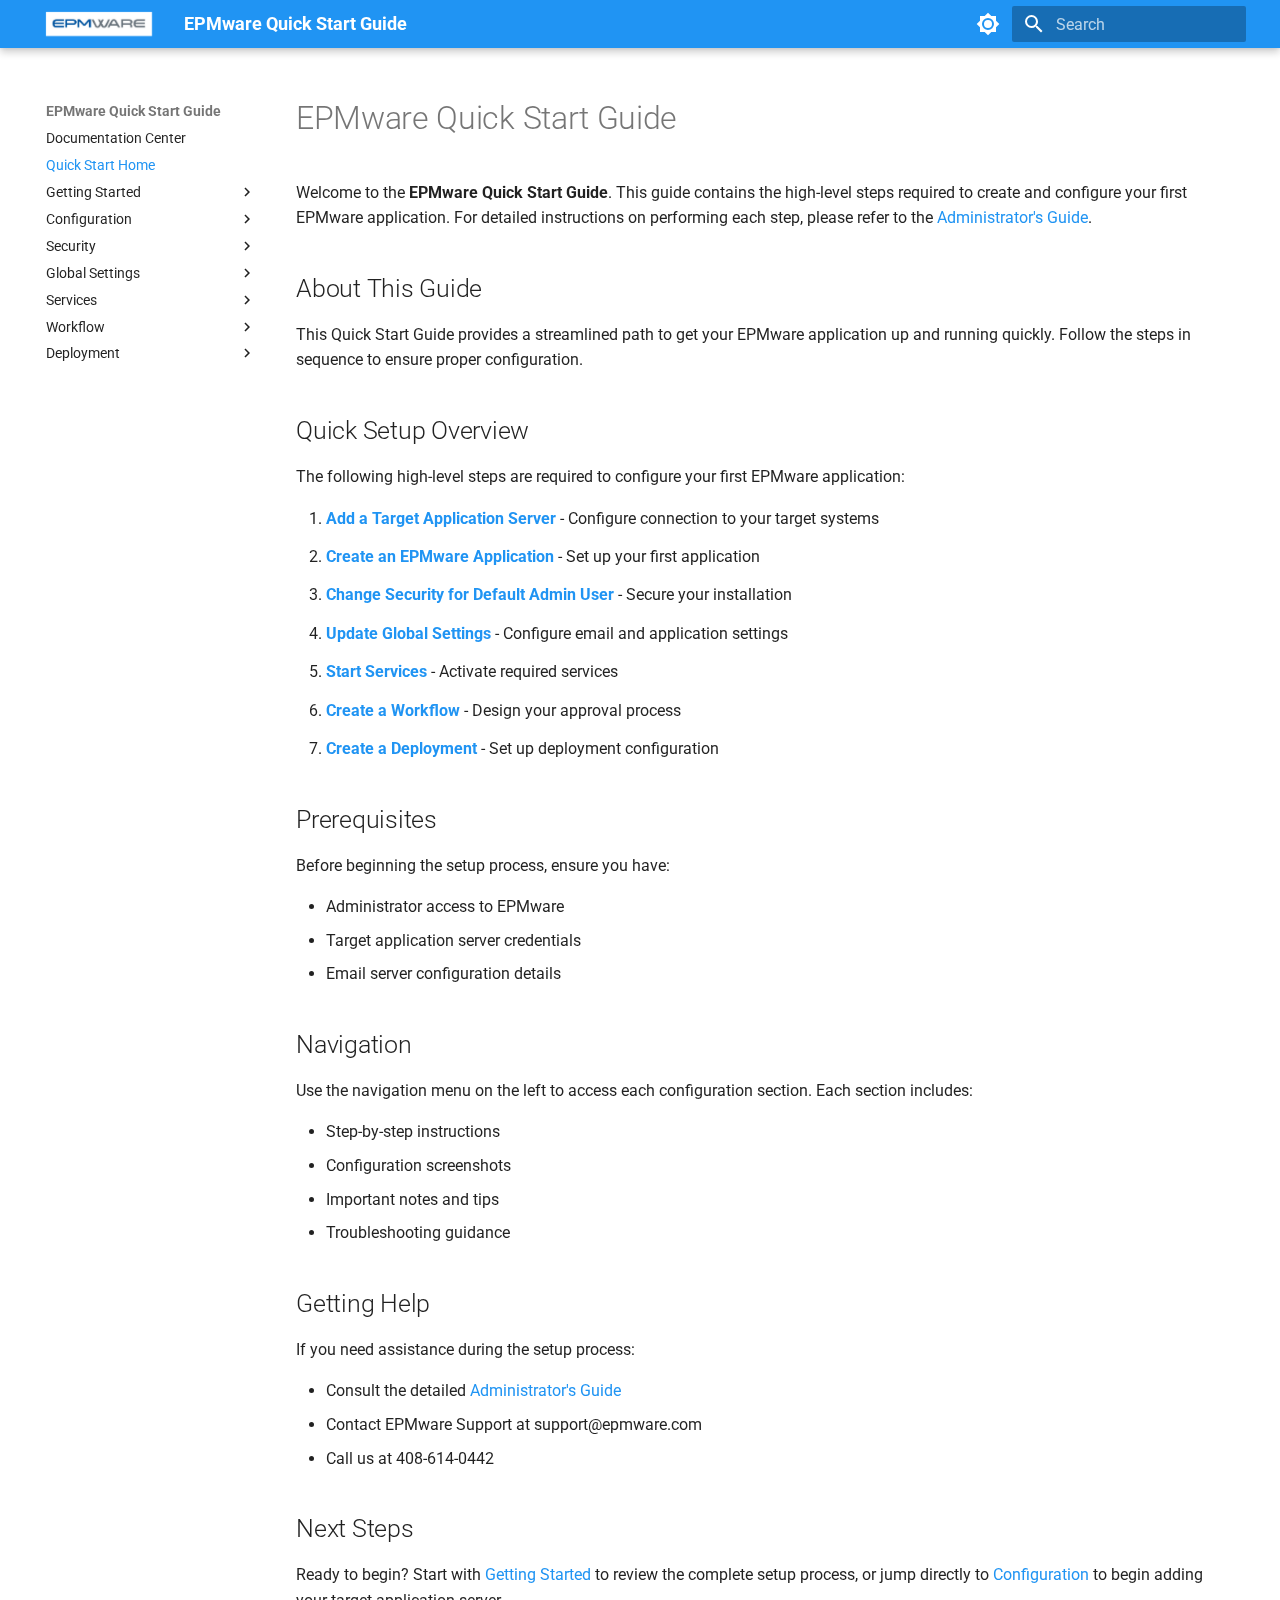
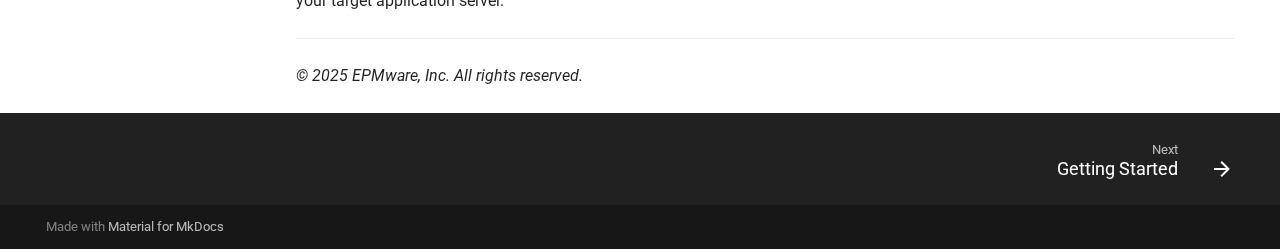
<file: index.html>
<!DOCTYPE html><html lang="en" class="no-js"><head>
    
      <meta charset="utf-8">
      <meta name="viewport" content="width=device-width,initial-scale=1">
      
        <meta name="description" content="Quick Start Guide for EPMware master data management and workflow tool">
      
      
        <meta name="author" content="EPMware, Inc.">
      
      
        <link rel="canonical" href="https://quick-start.epmware.com/">
      
      
      
        <link rel="next" href="getting-started/">
      
      
      <link rel="icon" href="assets/images/favicon.ico">
      <meta name="generator" content="mkdocs-1.6.1, mkdocs-material-9.6.22">
    
    
      
        <title>EPMware Quick Start Guide - EPMware Quick Start Guide</title>
      
    
    
      <link rel="stylesheet" href="assets/stylesheets/main.84d31ad4.min.css">
      
        
        <link rel="stylesheet" href="assets/stylesheets/palette.06af60db.min.css">
      
      


    
    
      
    
    
      
        
        
        <link rel="preconnect" href="https://fonts.gstatic.com" crossorigin>
        <link rel="stylesheet" href="https://fonts.googleapis.com/css?family=Roboto:300,300i,400,400i,700,700i%7CRoboto+Mono:400,400i,700,700i&amp;display=fallback">
        <style>:root{--md-text-font:"Roboto";--md-code-font:"Roboto Mono"}</style>
      
    
    
      <link rel="stylesheet" href="assets/css/custom.css">
    
    <script>__md_scope=new URL(".",location),__md_hash=e=>[...e].reduce(((e,_)=>(e<<5)-e+_.charCodeAt(0)),0),__md_get=(e,_=localStorage,t=__md_scope)=>JSON.parse(_.getItem(t.pathname+"."+e)),__md_set=(e,_,t=localStorage,a=__md_scope)=>{try{t.setItem(a.pathname+"."+e,JSON.stringify(_))}catch(e){}}</script>
    
      

    
    
    
  <link href="assets/stylesheets/glightbox.min.css" rel="stylesheet"><script src="assets/javascripts/glightbox.min.js"></script><style id="glightbox-style">
            html.glightbox-open { overflow: initial; height: 100%; }
            .gslide-title { margin-top: 0px; user-select: text; }
            .gslide-desc { color: #666; user-select: text; }
            .gslide-image img { background: white; }
            .gscrollbar-fixer { padding-right: 15px; }
            .gdesc-inner { font-size: 0.75rem; }
            body[data-md-color-scheme="slate"] .gdesc-inner { background: var(--md-default-bg-color); }
            body[data-md-color-scheme="slate"] .gslide-title { color: var(--md-default-fg-color); }
            body[data-md-color-scheme="slate"] .gslide-desc { color: var(--md-default-fg-color); }
        </style></head>
  
  
    
    
      
    
    
    
    
    <body dir="ltr" data-md-color-scheme="default" data-md-color-primary="blue" data-md-color-accent="orange">
  
    
    <input class="md-toggle" data-md-toggle="drawer" type="checkbox" id="__drawer" autocomplete="off">
    <input class="md-toggle" data-md-toggle="search" type="checkbox" id="__search" autocomplete="off">
    <label class="md-overlay" for="__drawer"></label>
    <div data-md-component="skip">
      
        
        <a href="#epmware-quick-start-guide" class="md-skip">
          Skip to content
        </a>
      
    </div>
    <div data-md-component="announce">
      
    </div>
    
    
      

  

<header class="md-header md-header--shadow" data-md-component="header">
  <nav class="md-header__inner md-grid" aria-label="Header">
    <a href="." title="EPMware Quick Start Guide" class="md-header__button md-logo" aria-label="EPMware Quick Start Guide" data-md-component="logo">
      
  <img src="assets/images/epmware-logo.png" alt="logo">

    </a>
    <label class="md-header__button md-icon" for="__drawer">
      
      <svg xmlns="http://www.w3.org/2000/svg" viewBox="0 0 24 24"><path d="M3 6h18v2H3zm0 5h18v2H3zm0 5h18v2H3z"></path></svg>
    </label>
    <div class="md-header__title" data-md-component="header-title">
      <div class="md-header__ellipsis">
        <div class="md-header__topic">
          <span class="md-ellipsis">
            EPMware Quick Start Guide
          </span>
        </div>
        <div class="md-header__topic" data-md-component="header-topic">
          <span class="md-ellipsis">
            
              EPMware Quick Start Guide
            
          </span>
        </div>
      </div>
    </div>
    
      
        <form class="md-header__option" data-md-component="palette">
  
    
    
    
    <input class="md-option" data-md-color-media="" data-md-color-scheme="default" data-md-color-primary="blue" data-md-color-accent="orange" aria-label="Switch to dark mode" type="radio" name="__palette" id="__palette_0">
    
      <label class="md-header__button md-icon" title="Switch to dark mode" for="__palette_1" hidden>
        <svg xmlns="http://www.w3.org/2000/svg" viewBox="0 0 24 24"><path d="M12 8a4 4 0 0 0-4 4 4 4 0 0 0 4 4 4 4 0 0 0 4-4 4 4 0 0 0-4-4m0 10a6 6 0 0 1-6-6 6 6 0 0 1 6-6 6 6 0 0 1 6 6 6 6 0 0 1-6 6m8-9.31V4h-4.69L12 .69 8.69 4H4v4.69L.69 12 4 15.31V20h4.69L12 23.31 15.31 20H20v-4.69L23.31 12z"></path></svg>
      </label>
    
  
    
    
    
    <input class="md-option" data-md-color-media="" data-md-color-scheme="slate" data-md-color-primary="blue" data-md-color-accent="orange" aria-label="Switch to light mode" type="radio" name="__palette" id="__palette_1">
    
      <label class="md-header__button md-icon" title="Switch to light mode" for="__palette_0" hidden>
        <svg xmlns="http://www.w3.org/2000/svg" viewBox="0 0 24 24"><path d="M12 18c-.89 0-1.74-.2-2.5-.55C11.56 16.5 13 14.42 13 12s-1.44-4.5-3.5-5.45C10.26 6.2 11.11 6 12 6a6 6 0 0 1 6 6 6 6 0 0 1-6 6m8-9.31V4h-4.69L12 .69 8.69 4H4v4.69L.69 12 4 15.31V20h4.69L12 23.31 15.31 20H20v-4.69L23.31 12z"></path></svg>
      </label>
    
  
</form>
      
    
    
      <script>var palette=__md_get("__palette");if(palette&&palette.color){if("(prefers-color-scheme)"===palette.color.media){var media=matchMedia("(prefers-color-scheme: light)"),input=document.querySelector(media.matches?"[data-md-color-media='(prefers-color-scheme: light)']":"[data-md-color-media='(prefers-color-scheme: dark)']");palette.color.media=input.getAttribute("data-md-color-media"),palette.color.scheme=input.getAttribute("data-md-color-scheme"),palette.color.primary=input.getAttribute("data-md-color-primary"),palette.color.accent=input.getAttribute("data-md-color-accent")}for(var[key,value]of Object.entries(palette.color))document.body.setAttribute("data-md-color-"+key,value)}</script>
    
    
    
      
      
        <label class="md-header__button md-icon" for="__search">
          
          <svg xmlns="http://www.w3.org/2000/svg" viewBox="0 0 24 24"><path d="M9.5 3A6.5 6.5 0 0 1 16 9.5c0 1.61-.59 3.09-1.56 4.23l.27.27h.79l5 5-1.5 1.5-5-5v-.79l-.27-.27A6.52 6.52 0 0 1 9.5 16 6.5 6.5 0 0 1 3 9.5 6.5 6.5 0 0 1 9.5 3m0 2C7 5 5 7 5 9.5S7 14 9.5 14 14 12 14 9.5 12 5 9.5 5"></path></svg>
        </label>
        <div class="md-search" data-md-component="search" role="dialog">
  <label class="md-search__overlay" for="__search"></label>
  <div class="md-search__inner" role="search">
    <form class="md-search__form" name="search">
      <input type="text" class="md-search__input" name="query" aria-label="Search" placeholder="Search" autocapitalize="off" autocorrect="off" autocomplete="off" spellcheck="false" data-md-component="search-query" required>
      <label class="md-search__icon md-icon" for="__search">
        
        <svg xmlns="http://www.w3.org/2000/svg" viewBox="0 0 24 24"><path d="M9.5 3A6.5 6.5 0 0 1 16 9.5c0 1.61-.59 3.09-1.56 4.23l.27.27h.79l5 5-1.5 1.5-5-5v-.79l-.27-.27A6.52 6.52 0 0 1 9.5 16 6.5 6.5 0 0 1 3 9.5 6.5 6.5 0 0 1 9.5 3m0 2C7 5 5 7 5 9.5S7 14 9.5 14 14 12 14 9.5 12 5 9.5 5"></path></svg>
        
        <svg xmlns="http://www.w3.org/2000/svg" viewBox="0 0 24 24"><path d="M20 11v2H8l5.5 5.5-1.42 1.42L4.16 12l7.92-7.92L13.5 5.5 8 11z"></path></svg>
      </label>
      <nav class="md-search__options" aria-label="Search">
        
          <a href="javascript:void(0)" class="md-search__icon md-icon" title="Share" aria-label="Share" data-clipboard data-clipboard-text="" data-md-component="search-share" tabindex="-1">
            
            <svg xmlns="http://www.w3.org/2000/svg" viewBox="0 0 24 24"><path d="M18 16.08c-.76 0-1.44.3-1.96.77L8.91 12.7c.05-.23.09-.46.09-.7s-.04-.47-.09-.7l7.05-4.11c.54.5 1.25.81 2.04.81a3 3 0 0 0 3-3 3 3 0 0 0-3-3 3 3 0 0 0-3 3c0 .24.04.47.09.7L8.04 9.81C7.5 9.31 6.79 9 6 9a3 3 0 0 0-3 3 3 3 0 0 0 3 3c.79 0 1.5-.31 2.04-.81l7.12 4.15c-.05.21-.08.43-.08.66 0 1.61 1.31 2.91 2.92 2.91s2.92-1.3 2.92-2.91A2.92 2.92 0 0 0 18 16.08"></path></svg>
          </a>
        
        <button type="reset" class="md-search__icon md-icon" title="Clear" aria-label="Clear" tabindex="-1">
          
          <svg xmlns="http://www.w3.org/2000/svg" viewBox="0 0 24 24"><path d="M19 6.41 17.59 5 12 10.59 6.41 5 5 6.41 10.59 12 5 17.59 6.41 19 12 13.41 17.59 19 19 17.59 13.41 12z"></path></svg>
        </button>
      </nav>
      
        <div class="md-search__suggest" data-md-component="search-suggest"></div>
      
    </form>
    <div class="md-search__output">
      <div class="md-search__scrollwrap" tabindex="0" data-md-scrollfix>
        <div class="md-search-result" data-md-component="search-result">
          <div class="md-search-result__meta">
            Initializing search
          </div>
          <ol class="md-search-result__list" role="presentation"></ol>
        </div>
      </div>
    </div>
  </div>
</div>
      
    
    
  </nav>
  
</header>
    
    <div class="md-container" data-md-component="container">
      
      
        
          
        
      
      <main class="md-main" data-md-component="main">
        <div class="md-main__inner md-grid">
          
            
              
              <div class="md-sidebar md-sidebar--primary" data-md-component="sidebar" data-md-type="navigation">
                <div class="md-sidebar__scrollwrap">
                  <div class="md-sidebar__inner">
                    



  

<nav class="md-nav md-nav--primary md-nav--integrated" aria-label="Navigation" data-md-level="0">
  <label class="md-nav__title" for="__drawer">
    <a href="." title="EPMware Quick Start Guide" class="md-nav__button md-logo" aria-label="EPMware Quick Start Guide" data-md-component="logo">
      
  <img src="assets/images/epmware-logo.png" alt="logo">

    </a>
    EPMware Quick Start Guide
  </label>
  
  <ul class="md-nav__list" data-md-scrollfix>
    
      
      
  
  
  
  
    <li class="md-nav__item">
      <a href="https://docs.epmware.com" class="md-nav__link">
        
  
  
  <span class="md-ellipsis">
    Documentation Center
    
  </span>
  

      </a>
    </li>
  

    
      
      
  
  
    
  
  
  
    
    
      
        
          
        
      
    
    
    
    
    <li class="md-nav__item md-nav__item--active md-nav__item--nested">
      
        
        
        <input class="md-nav__toggle md-toggle " type="checkbox" id="__nav_2" checked>
        
          
          <div class="md-nav__link md-nav__container">
            <a href="." class="md-nav__link md-nav__link--active">
              
  
  
  <span class="md-ellipsis">
    Quick Start Home
    
  </span>
  

            </a>
            
          </div>
        
        <nav class="md-nav" data-md-level="1" aria-labelledby="__nav_2_label" aria-expanded="true">
          <label class="md-nav__title" for="__nav_2">
            <span class="md-nav__icon md-icon"></span>
            Quick Start Home
          </label>
          <ul class="md-nav__list" data-md-scrollfix>
            
              
            
          </ul>
        </nav>
      
    </li>
  

    
      
      
  
  
  
  
    
    
      
        
          
        
      
        
      
        
      
    
    
    
    
    <li class="md-nav__item md-nav__item--nested">
      
        
        
        <input class="md-nav__toggle md-toggle " type="checkbox" id="__nav_3">
        
          
          <div class="md-nav__link md-nav__container">
            <a href="getting-started/" class="md-nav__link ">
              
  
  
  <span class="md-ellipsis">
    Getting Started
    
  </span>
  

            </a>
            
              
              <label class="md-nav__link " for="__nav_3" id="__nav_3_label" tabindex="0">
                <span class="md-nav__icon md-icon"></span>
              </label>
            
          </div>
        
        <nav class="md-nav" data-md-level="1" aria-labelledby="__nav_3_label" aria-expanded="false">
          <label class="md-nav__title" for="__nav_3">
            <span class="md-nav__icon md-icon"></span>
            Getting Started
          </label>
          <ul class="md-nav__list" data-md-scrollfix>
            
              
            
              
                
  
  
  
  
    <li class="md-nav__item">
      <a href="getting-started/#overview" class="md-nav__link">
        
  
  
  <span class="md-ellipsis">
    Overview
    
  </span>
  

      </a>
    </li>
  

              
            
              
                
  
  
  
  
    <li class="md-nav__item">
      <a href="getting-started/#prerequisites" class="md-nav__link">
        
  
  
  <span class="md-ellipsis">
    Prerequisites
    
  </span>
  

      </a>
    </li>
  

              
            
          </ul>
        </nav>
      
    </li>
  

    
      
      
  
  
  
  
    
    
      
        
          
        
      
        
      
        
      
    
    
    
    
    <li class="md-nav__item md-nav__item--nested">
      
        
        
        <input class="md-nav__toggle md-toggle " type="checkbox" id="__nav_4">
        
          
          <div class="md-nav__link md-nav__container">
            <a href="configuration/" class="md-nav__link ">
              
  
  
  <span class="md-ellipsis">
    Configuration
    
  </span>
  

            </a>
            
              
              <label class="md-nav__link " for="__nav_4" id="__nav_4_label" tabindex="0">
                <span class="md-nav__icon md-icon"></span>
              </label>
            
          </div>
        
        <nav class="md-nav" data-md-level="1" aria-labelledby="__nav_4_label" aria-expanded="false">
          <label class="md-nav__title" for="__nav_4">
            <span class="md-nav__icon md-icon"></span>
            Configuration
          </label>
          <ul class="md-nav__list" data-md-scrollfix>
            
              
            
              
                
  
  
  
  
    <li class="md-nav__item">
      <a href="configuration/#add-target-application-server" class="md-nav__link">
        
  
  
  <span class="md-ellipsis">
    Add Target Application Server
    
  </span>
  

      </a>
    </li>
  

              
            
              
                
  
  
  
  
    <li class="md-nav__item">
      <a href="configuration/#create-epmware-application" class="md-nav__link">
        
  
  
  <span class="md-ellipsis">
    Create EPMware Application
    
  </span>
  

      </a>
    </li>
  

              
            
          </ul>
        </nav>
      
    </li>
  

    
      
      
  
  
  
  
    
    
      
        
          
        
      
        
      
        
      
    
    
    
    
    <li class="md-nav__item md-nav__item--nested">
      
        
        
        <input class="md-nav__toggle md-toggle " type="checkbox" id="__nav_5">
        
          
          <div class="md-nav__link md-nav__container">
            <a href="security/" class="md-nav__link ">
              
  
  
  <span class="md-ellipsis">
    Security
    
  </span>
  

            </a>
            
              
              <label class="md-nav__link " for="__nav_5" id="__nav_5_label" tabindex="0">
                <span class="md-nav__icon md-icon"></span>
              </label>
            
          </div>
        
        <nav class="md-nav" data-md-level="1" aria-labelledby="__nav_5_label" aria-expanded="false">
          <label class="md-nav__title" for="__nav_5">
            <span class="md-nav__icon md-icon"></span>
            Security
          </label>
          <ul class="md-nav__list" data-md-scrollfix>
            
              
            
              
                
  
  
  
  
    <li class="md-nav__item">
      <a href="security/#default-admin-user" class="md-nav__link">
        
  
  
  <span class="md-ellipsis">
    Default Admin User
    
  </span>
  

      </a>
    </li>
  

              
            
              
                
  
  
  
  
    <li class="md-nav__item">
      <a href="security/#change-password" class="md-nav__link">
        
  
  
  <span class="md-ellipsis">
    Change Password
    
  </span>
  

      </a>
    </li>
  

              
            
          </ul>
        </nav>
      
    </li>
  

    
      
      
  
  
  
  
    
    
      
        
          
        
      
        
      
        
      
        
      
    
    
    
    
    <li class="md-nav__item md-nav__item--nested">
      
        
        
        <input class="md-nav__toggle md-toggle " type="checkbox" id="__nav_6">
        
          
          <div class="md-nav__link md-nav__container">
            <a href="global-settings/" class="md-nav__link ">
              
  
  
  <span class="md-ellipsis">
    Global Settings
    
  </span>
  

            </a>
            
              
              <label class="md-nav__link " for="__nav_6" id="__nav_6_label" tabindex="0">
                <span class="md-nav__icon md-icon"></span>
              </label>
            
          </div>
        
        <nav class="md-nav" data-md-level="1" aria-labelledby="__nav_6_label" aria-expanded="false">
          <label class="md-nav__title" for="__nav_6">
            <span class="md-nav__icon md-icon"></span>
            Global Settings
          </label>
          <ul class="md-nav__list" data-md-scrollfix>
            
              
            
              
                
  
  
  
  
    <li class="md-nav__item">
      <a href="global-settings/#email-settings" class="md-nav__link">
        
  
  
  <span class="md-ellipsis">
    Email Settings
    
  </span>
  

      </a>
    </li>
  

              
            
              
                
  
  
  
  
    <li class="md-nav__item">
      <a href="global-settings/#application-settings" class="md-nav__link">
        
  
  
  <span class="md-ellipsis">
    Application Settings
    
  </span>
  

      </a>
    </li>
  

              
            
              
                
  
  
  
  
    <li class="md-nav__item">
      <a href="global-settings/#user-defined-fields-udf" class="md-nav__link">
        
  
  
  <span class="md-ellipsis">
    User Defined Fields
    
  </span>
  

      </a>
    </li>
  

              
            
          </ul>
        </nav>
      
    </li>
  

    
      
      
  
  
  
  
    
    
      
        
          
        
      
        
      
        
      
        
      
    
    
    
    
    <li class="md-nav__item md-nav__item--nested">
      
        
        
        <input class="md-nav__toggle md-toggle " type="checkbox" id="__nav_7">
        
          
          <div class="md-nav__link md-nav__container">
            <a href="services/" class="md-nav__link ">
              
  
  
  <span class="md-ellipsis">
    Services
    
  </span>
  

            </a>
            
              
              <label class="md-nav__link " for="__nav_7" id="__nav_7_label" tabindex="0">
                <span class="md-nav__icon md-icon"></span>
              </label>
            
          </div>
        
        <nav class="md-nav" data-md-level="1" aria-labelledby="__nav_7_label" aria-expanded="false">
          <label class="md-nav__title" for="__nav_7">
            <span class="md-nav__icon md-icon"></span>
            Services
          </label>
          <ul class="md-nav__list" data-md-scrollfix>
            
              
            
              
                
  
  
  
  
    <li class="md-nav__item">
      <a href="services/#starting-services" class="md-nav__link">
        
  
  
  <span class="md-ellipsis">
    Starting Services
    
  </span>
  

      </a>
    </li>
  

              
            
              
                
  
  
  
  
    <li class="md-nav__item">
      <a href="services/#service-types" class="md-nav__link">
        
  
  
  <span class="md-ellipsis">
    Service Types
    
  </span>
  

      </a>
    </li>
  

              
            
              
                
  
  
  
  
    <li class="md-nav__item">
      <a href="services/#service-monitoring" class="md-nav__link">
        
  
  
  <span class="md-ellipsis">
    Service Monitoring
    
  </span>
  

      </a>
    </li>
  

              
            
          </ul>
        </nav>
      
    </li>
  

    
      
      
  
  
  
  
    
    
      
        
          
        
      
        
      
        
      
        
      
        
      
    
    
    
    
    <li class="md-nav__item md-nav__item--nested">
      
        
        
        <input class="md-nav__toggle md-toggle " type="checkbox" id="__nav_8">
        
          
          <div class="md-nav__link md-nav__container">
            <a href="workflow/" class="md-nav__link ">
              
  
  
  <span class="md-ellipsis">
    Workflow
    
  </span>
  

            </a>
            
              
              <label class="md-nav__link " for="__nav_8" id="__nav_8_label" tabindex="0">
                <span class="md-nav__icon md-icon"></span>
              </label>
            
          </div>
        
        <nav class="md-nav" data-md-level="1" aria-labelledby="__nav_8_label" aria-expanded="false">
          <label class="md-nav__title" for="__nav_8">
            <span class="md-nav__icon md-icon"></span>
            Workflow
          </label>
          <ul class="md-nav__list" data-md-scrollfix>
            
              
            
              
                
  
  
  
  
    <li class="md-nav__item">
      <a href="workflow/#create-workflow-tasks" class="md-nav__link">
        
  
  
  <span class="md-ellipsis">
    Create Workflow Tasks
    
  </span>
  

      </a>
    </li>
  

              
            
              
                
  
  
  
  
    <li class="md-nav__item">
      <a href="workflow/#create-workflow" class="md-nav__link">
        
  
  
  <span class="md-ellipsis">
    Create Workflow
    
  </span>
  

      </a>
    </li>
  

              
            
              
                
  
  
  
  
    <li class="md-nav__item">
      <a href="workflow/#add-stages" class="md-nav__link">
        
  
  
  <span class="md-ellipsis">
    Add Stages
    
  </span>
  

      </a>
    </li>
  

              
            
              
                
  
  
  
  
    <li class="md-nav__item">
      <a href="workflow/#assign-tasks-to-stages" class="md-nav__link">
        
  
  
  <span class="md-ellipsis">
    Assign Tasks
    
  </span>
  

      </a>
    </li>
  

              
            
          </ul>
        </nav>
      
    </li>
  

    
      
      
  
  
  
  
    
    
      
        
          
        
      
        
      
        
      
    
    
    
    
    <li class="md-nav__item md-nav__item--nested">
      
        
        
        <input class="md-nav__toggle md-toggle " type="checkbox" id="__nav_9">
        
          
          <div class="md-nav__link md-nav__container">
            <a href="deployment/" class="md-nav__link ">
              
  
  
  <span class="md-ellipsis">
    Deployment
    
  </span>
  

            </a>
            
              
              <label class="md-nav__link " for="__nav_9" id="__nav_9_label" tabindex="0">
                <span class="md-nav__icon md-icon"></span>
              </label>
            
          </div>
        
        <nav class="md-nav" data-md-level="1" aria-labelledby="__nav_9_label" aria-expanded="false">
          <label class="md-nav__title" for="__nav_9">
            <span class="md-nav__icon md-icon"></span>
            Deployment
          </label>
          <ul class="md-nav__list" data-md-scrollfix>
            
              
            
              
                
  
  
  
  
    <li class="md-nav__item">
      <a href="deployment/#create-deployment" class="md-nav__link">
        
  
  
  <span class="md-ellipsis">
    Create Deployment
    
  </span>
  

      </a>
    </li>
  

              
            
              
                
  
  
  
  
    <li class="md-nav__item">
      <a href="deployment/#schedule-deployment" class="md-nav__link">
        
  
  
  <span class="md-ellipsis">
    Schedule Deployment
    
  </span>
  

      </a>
    </li>
  

              
            
          </ul>
        </nav>
      
    </li>
  

    
  </ul>
</nav>
                  </div>
                </div>
              </div>
            
            
          
          
            <div class="md-content" data-md-component="content">
              <article class="md-content__inner md-typeset">
                
                  



<h1 id="epmware-quick-start-guide">EPMware Quick Start Guide</h1>
<p>Welcome to the <strong>EPMware Quick Start Guide</strong>. This guide contains the high-level steps required to create and configure your first EPMware application. For detailed instructions on performing each step, please refer to the <a href="https://docs.epmware.com/admin-guide">Administrator's Guide</a>.</p>
<h2 id="about-this-guide">About This Guide</h2>
<p>This Quick Start Guide provides a streamlined path to get your EPMware application up and running quickly. Follow the steps in sequence to ensure proper configuration.</p>
<h2 id="quick-setup-overview">Quick Setup Overview</h2>
<p>The following high-level steps are required to configure your first EPMware application:</p>
<ol>
<li><strong><a href="configuration/#add-target-application-server">Add a Target Application Server</a></strong> - Configure connection to your target systems</li>
<li><strong><a href="configuration/#create-epmware-application">Create an EPMware Application</a></strong> - Set up your first application</li>
<li><strong><a href="security/#default-admin-user">Change Security for Default Admin User</a></strong> - Secure your installation</li>
<li><strong><a href="global-settings/">Update Global Settings</a></strong> - Configure email and application settings</li>
<li><strong><a href="services/#starting-services">Start Services</a></strong> - Activate required services</li>
<li><strong><a href="workflow/#create-workflow">Create a Workflow</a></strong> - Design your approval process</li>
<li><strong><a href="deployment/#create-deployment">Create a Deployment</a></strong> - Set up deployment configuration</li>
</ol>
<h2 id="prerequisites">Prerequisites</h2>
<p>Before beginning the setup process, ensure you have:</p>
<ul>
<li>Administrator access to EPMware</li>
<li>Target application server credentials</li>
<li>Email server configuration details</li>
</ul>
<h2 id="navigation">Navigation</h2>
<p>Use the navigation menu on the left to access each configuration section. Each section includes:</p>
<ul>
<li>Step-by-step instructions</li>
<li>Configuration screenshots</li>
<li>Important notes and tips</li>
<li>Troubleshooting guidance</li>
</ul>
<h2 id="getting-help">Getting Help</h2>
<p>If you need assistance during the setup process:</p>
<ul>
<li>Consult the detailed <a href="https://docs.epmware.com/admin-guide">Administrator's Guide</a></li>
<li>Contact EPMware Support at support@epmware.com</li>
<li>Call us at 408-614-0442</li>
</ul>
<h2 id="next-steps">Next Steps</h2>
<p>Ready to begin? Start with <a href="getting-started/">Getting Started</a> to review the complete setup process, or jump directly to <a href="configuration/">Configuration</a> to begin adding your target application server.</p>
<hr>
<p><em>© 2025 EPMware, Inc. All rights reserved.</em></p>












                
              </article>
            </div>
          
          
<script>var target=document.getElementById(location.hash.slice(1));target&&target.name&&(target.checked=target.name.startsWith("__tabbed_"))</script>
        </div>
        
          <button type="button" class="md-top md-icon" data-md-component="top" hidden>
  
  <svg xmlns="http://www.w3.org/2000/svg" viewBox="0 0 24 24"><path d="M13 20h-2V8l-5.5 5.5-1.42-1.42L12 4.16l7.92 7.92-1.42 1.42L13 8z"></path></svg>
  Back to top
</button>
        
      </main>
      
        <footer class="md-footer">
  
    
      
      <nav class="md-footer__inner md-grid" aria-label="Footer">
        
        
          
          <a href="getting-started/" class="md-footer__link md-footer__link--next" aria-label="Next: Getting Started">
            <div class="md-footer__title">
              <span class="md-footer__direction">
                Next
              </span>
              <div class="md-ellipsis">
                Getting Started
              </div>
            </div>
            <div class="md-footer__button md-icon">
              
              <svg xmlns="http://www.w3.org/2000/svg" viewBox="0 0 24 24"><path d="M4 11v2h12l-5.5 5.5 1.42 1.42L19.84 12l-7.92-7.92L10.5 5.5 16 11z"></path></svg>
            </div>
          </a>
        
      </nav>
    
  
  <div class="md-footer-meta md-typeset">
    <div class="md-footer-meta__inner md-grid">
      <div class="md-copyright">
  
  
    Made with
    <a href="https://squidfunk.github.io/mkdocs-material/" target="_blank" rel="noopener">
      Material for MkDocs
    </a>
  
</div>
      
    </div>
  </div>
</footer>
      
    </div>
    <div class="md-dialog" data-md-component="dialog">
      <div class="md-dialog__inner md-typeset"></div>
    </div>
    
    
    
      
      <script id="__config" type="application/json">{"base": ".", "features": ["navigation.top", "navigation.tracking", "navigation.indexes", "search.highlight", "search.share", "search.suggest", "content.code.copy", "content.tooltips", "navigation.footer", "toc.follow", "toc.integrate"], "search": "assets/javascripts/workers/search.973d3a69.min.js", "tags": null, "translations": {"clipboard.copied": "Copied to clipboard", "clipboard.copy": "Copy to clipboard", "search.result.more.one": "1 more on this page", "search.result.more.other": "# more on this page", "search.result.none": "No matching documents", "search.result.one": "1 matching document", "search.result.other": "# matching documents", "search.result.placeholder": "Type to start searching", "search.result.term.missing": "Missing", "select.version": "Select version"}, "version": null}</script>
    
    
      <script src="assets/javascripts/bundle.f55a23d4.min.js"></script>
      
    
  
<script id="init-glightbox">const lightbox = GLightbox({"touchNavigation": true, "loop": false, "zoomable": true, "draggable": true, "openEffect": "zoom", "closeEffect": "zoom", "slideEffect": "slide"});
document$.subscribe(()=>{ lightbox.reload(); });
</script></body></html>
</file>
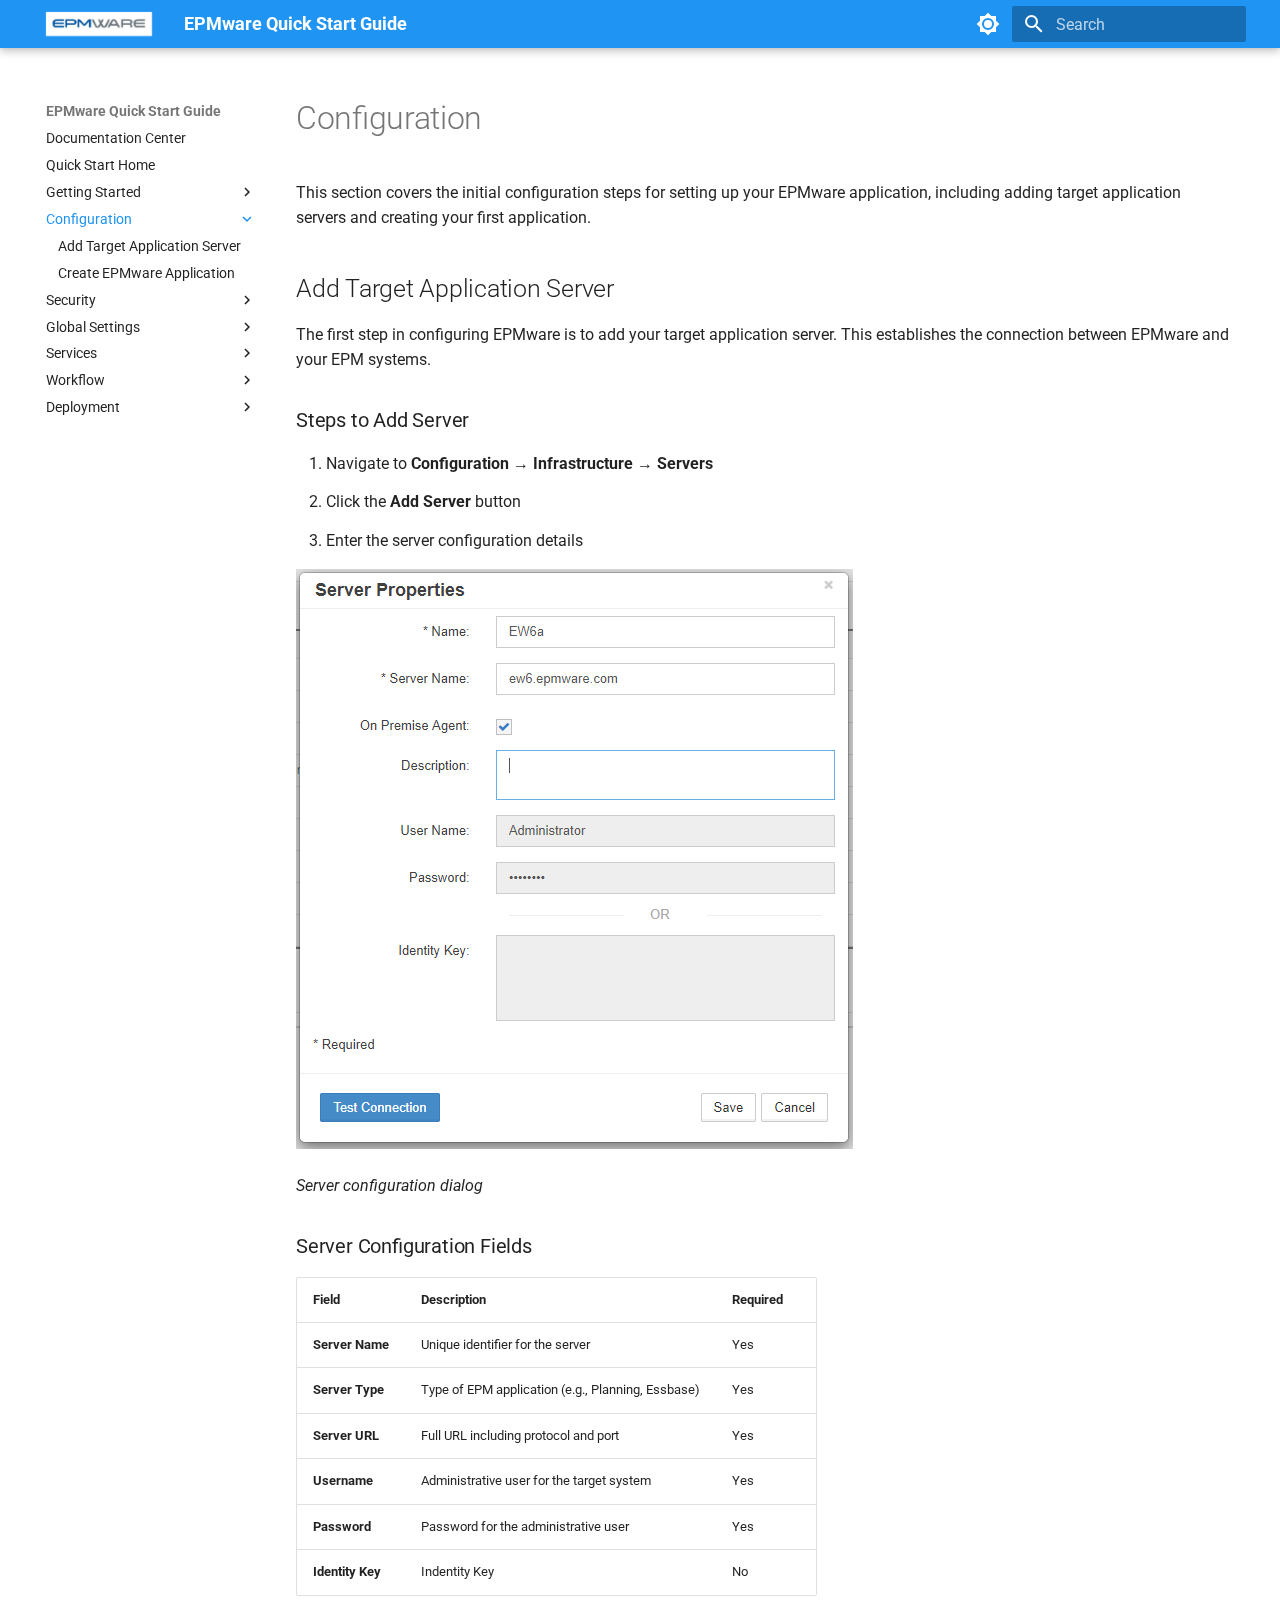
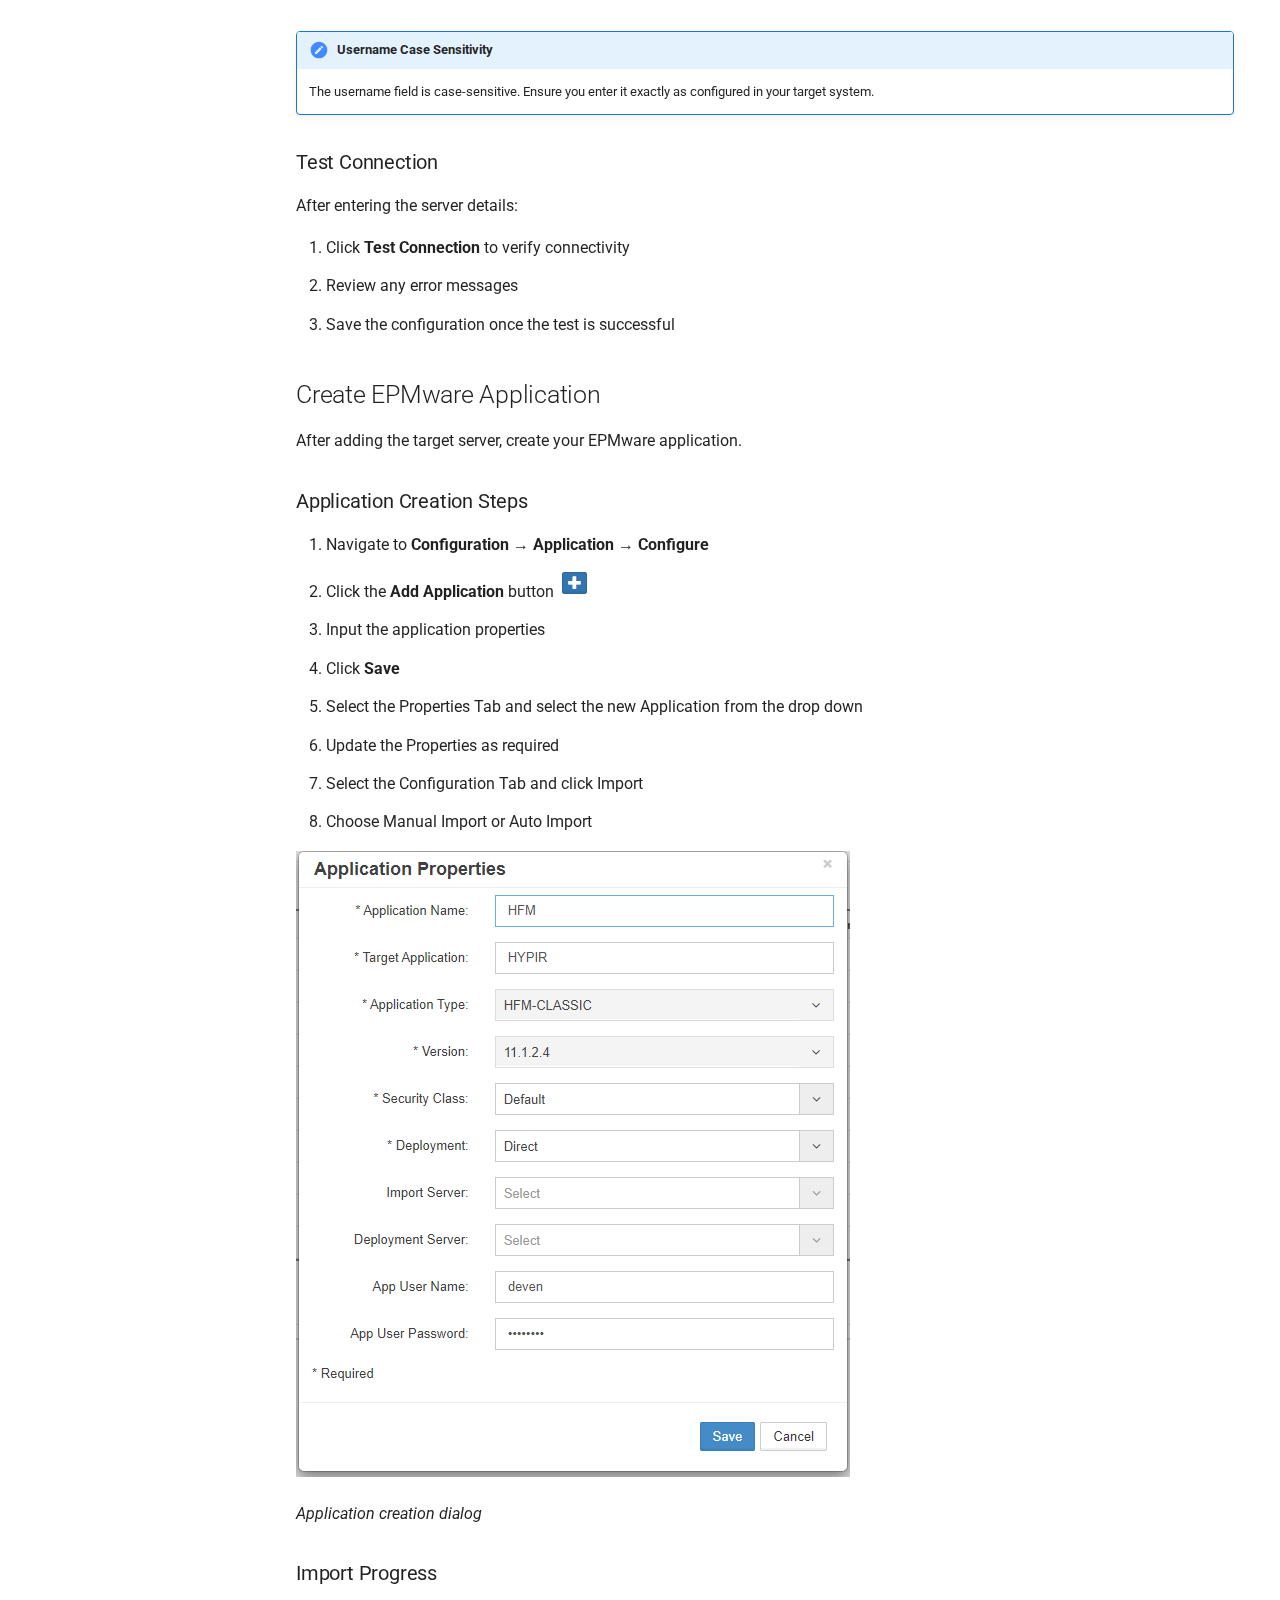
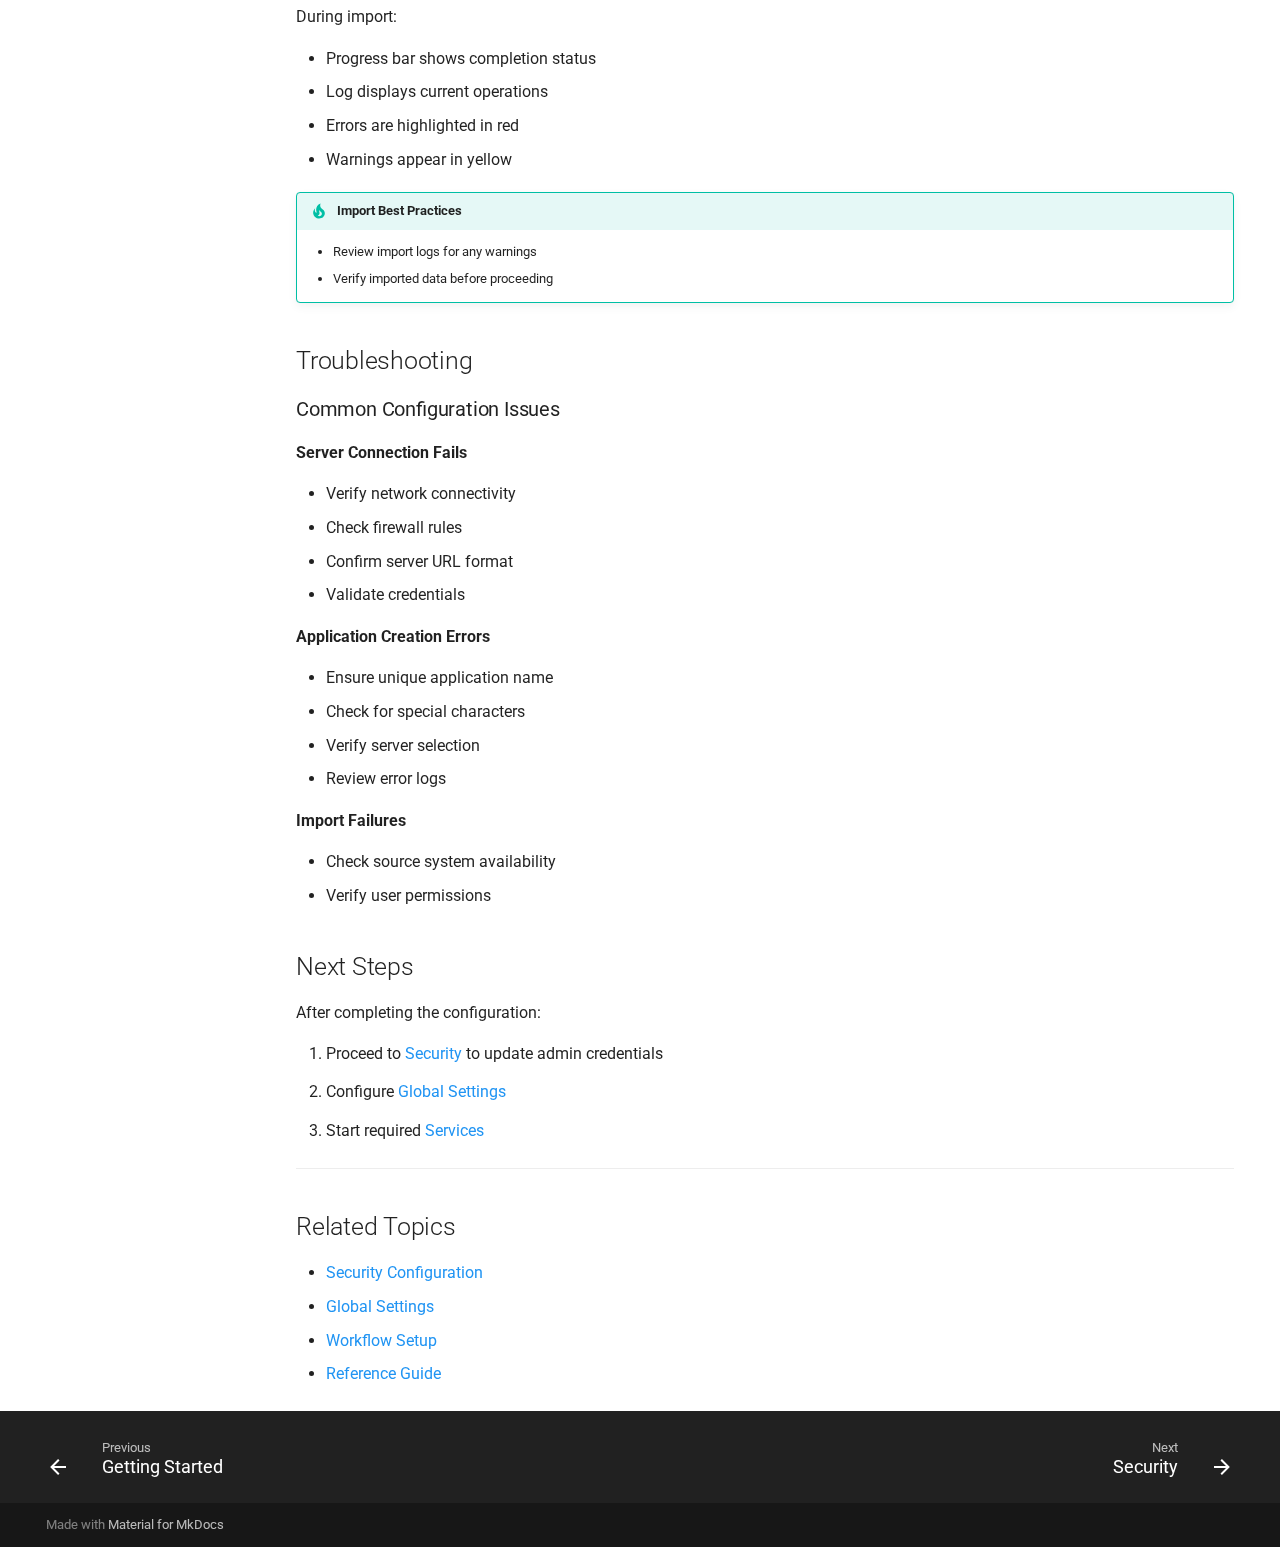
<file: configuration/index.html>
<!DOCTYPE html><html lang="en" class="no-js"><head>
    
      <meta charset="utf-8">
      <meta name="viewport" content="width=device-width,initial-scale=1">
      
        <meta name="description" content="Quick Start Guide for EPMware master data management and workflow tool">
      
      
        <meta name="author" content="EPMware, Inc.">
      
      
        <link rel="canonical" href="https://quick-start.epmware.com/configuration/">
      
      
        <link rel="prev" href="../getting-started/">
      
      
        <link rel="next" href="../security/">
      
      
      <link rel="icon" href="../assets/images/favicon.ico">
      <meta name="generator" content="mkdocs-1.6.1, mkdocs-material-9.6.22">
    
    
      
        <title>Configuration - EPMware Quick Start Guide</title>
      
    
    
      <link rel="stylesheet" href="../assets/stylesheets/main.84d31ad4.min.css">
      
        
        <link rel="stylesheet" href="../assets/stylesheets/palette.06af60db.min.css">
      
      


    
    
      
    
    
      
        
        
        <link rel="preconnect" href="https://fonts.gstatic.com" crossorigin>
        <link rel="stylesheet" href="https://fonts.googleapis.com/css?family=Roboto:300,300i,400,400i,700,700i%7CRoboto+Mono:400,400i,700,700i&amp;display=fallback">
        <style>:root{--md-text-font:"Roboto";--md-code-font:"Roboto Mono"}</style>
      
    
    
      <link rel="stylesheet" href="../assets/css/custom.css">
    
    <script>__md_scope=new URL("..",location),__md_hash=e=>[...e].reduce(((e,_)=>(e<<5)-e+_.charCodeAt(0)),0),__md_get=(e,_=localStorage,t=__md_scope)=>JSON.parse(_.getItem(t.pathname+"."+e)),__md_set=(e,_,t=localStorage,a=__md_scope)=>{try{t.setItem(a.pathname+"."+e,JSON.stringify(_))}catch(e){}}</script>
    
      

    
    
    
  <link href="../assets/stylesheets/glightbox.min.css" rel="stylesheet"><script src="../assets/javascripts/glightbox.min.js"></script><style id="glightbox-style">
            html.glightbox-open { overflow: initial; height: 100%; }
            .gslide-title { margin-top: 0px; user-select: text; }
            .gslide-desc { color: #666; user-select: text; }
            .gslide-image img { background: white; }
            .gscrollbar-fixer { padding-right: 15px; }
            .gdesc-inner { font-size: 0.75rem; }
            body[data-md-color-scheme="slate"] .gdesc-inner { background: var(--md-default-bg-color); }
            body[data-md-color-scheme="slate"] .gslide-title { color: var(--md-default-fg-color); }
            body[data-md-color-scheme="slate"] .gslide-desc { color: var(--md-default-fg-color); }
        </style></head>
  
  
    
    
      
    
    
    
    
    <body dir="ltr" data-md-color-scheme="default" data-md-color-primary="blue" data-md-color-accent="orange">
  
    
    <input class="md-toggle" data-md-toggle="drawer" type="checkbox" id="__drawer" autocomplete="off">
    <input class="md-toggle" data-md-toggle="search" type="checkbox" id="__search" autocomplete="off">
    <label class="md-overlay" for="__drawer"></label>
    <div data-md-component="skip">
      
        
        <a href="#configuration" class="md-skip">
          Skip to content
        </a>
      
    </div>
    <div data-md-component="announce">
      
    </div>
    
    
      

  

<header class="md-header md-header--shadow" data-md-component="header">
  <nav class="md-header__inner md-grid" aria-label="Header">
    <a href=".." title="EPMware Quick Start Guide" class="md-header__button md-logo" aria-label="EPMware Quick Start Guide" data-md-component="logo">
      
  <img src="../assets/images/epmware-logo.png" alt="logo">

    </a>
    <label class="md-header__button md-icon" for="__drawer">
      
      <svg xmlns="http://www.w3.org/2000/svg" viewBox="0 0 24 24"><path d="M3 6h18v2H3zm0 5h18v2H3zm0 5h18v2H3z"></path></svg>
    </label>
    <div class="md-header__title" data-md-component="header-title">
      <div class="md-header__ellipsis">
        <div class="md-header__topic">
          <span class="md-ellipsis">
            EPMware Quick Start Guide
          </span>
        </div>
        <div class="md-header__topic" data-md-component="header-topic">
          <span class="md-ellipsis">
            
              Configuration
            
          </span>
        </div>
      </div>
    </div>
    
      
        <form class="md-header__option" data-md-component="palette">
  
    
    
    
    <input class="md-option" data-md-color-media="" data-md-color-scheme="default" data-md-color-primary="blue" data-md-color-accent="orange" aria-label="Switch to dark mode" type="radio" name="__palette" id="__palette_0">
    
      <label class="md-header__button md-icon" title="Switch to dark mode" for="__palette_1" hidden>
        <svg xmlns="http://www.w3.org/2000/svg" viewBox="0 0 24 24"><path d="M12 8a4 4 0 0 0-4 4 4 4 0 0 0 4 4 4 4 0 0 0 4-4 4 4 0 0 0-4-4m0 10a6 6 0 0 1-6-6 6 6 0 0 1 6-6 6 6 0 0 1 6 6 6 6 0 0 1-6 6m8-9.31V4h-4.69L12 .69 8.69 4H4v4.69L.69 12 4 15.31V20h4.69L12 23.31 15.31 20H20v-4.69L23.31 12z"></path></svg>
      </label>
    
  
    
    
    
    <input class="md-option" data-md-color-media="" data-md-color-scheme="slate" data-md-color-primary="blue" data-md-color-accent="orange" aria-label="Switch to light mode" type="radio" name="__palette" id="__palette_1">
    
      <label class="md-header__button md-icon" title="Switch to light mode" for="__palette_0" hidden>
        <svg xmlns="http://www.w3.org/2000/svg" viewBox="0 0 24 24"><path d="M12 18c-.89 0-1.74-.2-2.5-.55C11.56 16.5 13 14.42 13 12s-1.44-4.5-3.5-5.45C10.26 6.2 11.11 6 12 6a6 6 0 0 1 6 6 6 6 0 0 1-6 6m8-9.31V4h-4.69L12 .69 8.69 4H4v4.69L.69 12 4 15.31V20h4.69L12 23.31 15.31 20H20v-4.69L23.31 12z"></path></svg>
      </label>
    
  
</form>
      
    
    
      <script>var palette=__md_get("__palette");if(palette&&palette.color){if("(prefers-color-scheme)"===palette.color.media){var media=matchMedia("(prefers-color-scheme: light)"),input=document.querySelector(media.matches?"[data-md-color-media='(prefers-color-scheme: light)']":"[data-md-color-media='(prefers-color-scheme: dark)']");palette.color.media=input.getAttribute("data-md-color-media"),palette.color.scheme=input.getAttribute("data-md-color-scheme"),palette.color.primary=input.getAttribute("data-md-color-primary"),palette.color.accent=input.getAttribute("data-md-color-accent")}for(var[key,value]of Object.entries(palette.color))document.body.setAttribute("data-md-color-"+key,value)}</script>
    
    
    
      
      
        <label class="md-header__button md-icon" for="__search">
          
          <svg xmlns="http://www.w3.org/2000/svg" viewBox="0 0 24 24"><path d="M9.5 3A6.5 6.5 0 0 1 16 9.5c0 1.61-.59 3.09-1.56 4.23l.27.27h.79l5 5-1.5 1.5-5-5v-.79l-.27-.27A6.52 6.52 0 0 1 9.5 16 6.5 6.5 0 0 1 3 9.5 6.5 6.5 0 0 1 9.5 3m0 2C7 5 5 7 5 9.5S7 14 9.5 14 14 12 14 9.5 12 5 9.5 5"></path></svg>
        </label>
        <div class="md-search" data-md-component="search" role="dialog">
  <label class="md-search__overlay" for="__search"></label>
  <div class="md-search__inner" role="search">
    <form class="md-search__form" name="search">
      <input type="text" class="md-search__input" name="query" aria-label="Search" placeholder="Search" autocapitalize="off" autocorrect="off" autocomplete="off" spellcheck="false" data-md-component="search-query" required>
      <label class="md-search__icon md-icon" for="__search">
        
        <svg xmlns="http://www.w3.org/2000/svg" viewBox="0 0 24 24"><path d="M9.5 3A6.5 6.5 0 0 1 16 9.5c0 1.61-.59 3.09-1.56 4.23l.27.27h.79l5 5-1.5 1.5-5-5v-.79l-.27-.27A6.52 6.52 0 0 1 9.5 16 6.5 6.5 0 0 1 3 9.5 6.5 6.5 0 0 1 9.5 3m0 2C7 5 5 7 5 9.5S7 14 9.5 14 14 12 14 9.5 12 5 9.5 5"></path></svg>
        
        <svg xmlns="http://www.w3.org/2000/svg" viewBox="0 0 24 24"><path d="M20 11v2H8l5.5 5.5-1.42 1.42L4.16 12l7.92-7.92L13.5 5.5 8 11z"></path></svg>
      </label>
      <nav class="md-search__options" aria-label="Search">
        
          <a href="javascript:void(0)" class="md-search__icon md-icon" title="Share" aria-label="Share" data-clipboard data-clipboard-text="" data-md-component="search-share" tabindex="-1">
            
            <svg xmlns="http://www.w3.org/2000/svg" viewBox="0 0 24 24"><path d="M18 16.08c-.76 0-1.44.3-1.96.77L8.91 12.7c.05-.23.09-.46.09-.7s-.04-.47-.09-.7l7.05-4.11c.54.5 1.25.81 2.04.81a3 3 0 0 0 3-3 3 3 0 0 0-3-3 3 3 0 0 0-3 3c0 .24.04.47.09.7L8.04 9.81C7.5 9.31 6.79 9 6 9a3 3 0 0 0-3 3 3 3 0 0 0 3 3c.79 0 1.5-.31 2.04-.81l7.12 4.15c-.05.21-.08.43-.08.66 0 1.61 1.31 2.91 2.92 2.91s2.92-1.3 2.92-2.91A2.92 2.92 0 0 0 18 16.08"></path></svg>
          </a>
        
        <button type="reset" class="md-search__icon md-icon" title="Clear" aria-label="Clear" tabindex="-1">
          
          <svg xmlns="http://www.w3.org/2000/svg" viewBox="0 0 24 24"><path d="M19 6.41 17.59 5 12 10.59 6.41 5 5 6.41 10.59 12 5 17.59 6.41 19 12 13.41 17.59 19 19 17.59 13.41 12z"></path></svg>
        </button>
      </nav>
      
        <div class="md-search__suggest" data-md-component="search-suggest"></div>
      
    </form>
    <div class="md-search__output">
      <div class="md-search__scrollwrap" tabindex="0" data-md-scrollfix>
        <div class="md-search-result" data-md-component="search-result">
          <div class="md-search-result__meta">
            Initializing search
          </div>
          <ol class="md-search-result__list" role="presentation"></ol>
        </div>
      </div>
    </div>
  </div>
</div>
      
    
    
  </nav>
  
</header>
    
    <div class="md-container" data-md-component="container">
      
      
        
          
        
      
      <main class="md-main" data-md-component="main">
        <div class="md-main__inner md-grid">
          
            
              
              <div class="md-sidebar md-sidebar--primary" data-md-component="sidebar" data-md-type="navigation">
                <div class="md-sidebar__scrollwrap">
                  <div class="md-sidebar__inner">
                    



  

<nav class="md-nav md-nav--primary md-nav--integrated" aria-label="Navigation" data-md-level="0">
  <label class="md-nav__title" for="__drawer">
    <a href=".." title="EPMware Quick Start Guide" class="md-nav__button md-logo" aria-label="EPMware Quick Start Guide" data-md-component="logo">
      
  <img src="../assets/images/epmware-logo.png" alt="logo">

    </a>
    EPMware Quick Start Guide
  </label>
  
  <ul class="md-nav__list" data-md-scrollfix>
    
      
      
  
  
  
  
    <li class="md-nav__item">
      <a href="https://docs.epmware.com" class="md-nav__link">
        
  
  
  <span class="md-ellipsis">
    Documentation Center
    
  </span>
  

      </a>
    </li>
  

    
      
      
  
  
  
  
    
    
      
        
          
        
      
    
    
    
    
    <li class="md-nav__item md-nav__item--nested">
      
        
        
        <input class="md-nav__toggle md-toggle " type="checkbox" id="__nav_2">
        
          
          <div class="md-nav__link md-nav__container">
            <a href=".." class="md-nav__link ">
              
  
  
  <span class="md-ellipsis">
    Quick Start Home
    
  </span>
  

            </a>
            
          </div>
        
        <nav class="md-nav" data-md-level="1" aria-labelledby="__nav_2_label" aria-expanded="false">
          <label class="md-nav__title" for="__nav_2">
            <span class="md-nav__icon md-icon"></span>
            Quick Start Home
          </label>
          <ul class="md-nav__list" data-md-scrollfix>
            
              
            
          </ul>
        </nav>
      
    </li>
  

    
      
      
  
  
  
  
    
    
      
        
          
        
      
        
      
        
      
    
    
    
    
    <li class="md-nav__item md-nav__item--nested">
      
        
        
        <input class="md-nav__toggle md-toggle " type="checkbox" id="__nav_3">
        
          
          <div class="md-nav__link md-nav__container">
            <a href="../getting-started/" class="md-nav__link ">
              
  
  
  <span class="md-ellipsis">
    Getting Started
    
  </span>
  

            </a>
            
              
              <label class="md-nav__link " for="__nav_3" id="__nav_3_label" tabindex="0">
                <span class="md-nav__icon md-icon"></span>
              </label>
            
          </div>
        
        <nav class="md-nav" data-md-level="1" aria-labelledby="__nav_3_label" aria-expanded="false">
          <label class="md-nav__title" for="__nav_3">
            <span class="md-nav__icon md-icon"></span>
            Getting Started
          </label>
          <ul class="md-nav__list" data-md-scrollfix>
            
              
            
              
                
  
  
  
  
    <li class="md-nav__item">
      <a href="../getting-started/#overview" class="md-nav__link">
        
  
  
  <span class="md-ellipsis">
    Overview
    
  </span>
  

      </a>
    </li>
  

              
            
              
                
  
  
  
  
    <li class="md-nav__item">
      <a href="../getting-started/#prerequisites" class="md-nav__link">
        
  
  
  <span class="md-ellipsis">
    Prerequisites
    
  </span>
  

      </a>
    </li>
  

              
            
          </ul>
        </nav>
      
    </li>
  

    
      
      
  
  
    
  
  
  
    
    
      
        
          
        
      
        
      
        
      
    
    
    
    
    <li class="md-nav__item md-nav__item--active md-nav__item--nested">
      
        
        
        <input class="md-nav__toggle md-toggle " type="checkbox" id="__nav_4" checked>
        
          
          <div class="md-nav__link md-nav__container">
            <a href="./" class="md-nav__link md-nav__link--active">
              
  
  
  <span class="md-ellipsis">
    Configuration
    
  </span>
  

            </a>
            
              
              <label class="md-nav__link md-nav__link--active" for="__nav_4" id="__nav_4_label" tabindex="0">
                <span class="md-nav__icon md-icon"></span>
              </label>
            
          </div>
        
        <nav class="md-nav" data-md-level="1" aria-labelledby="__nav_4_label" aria-expanded="true">
          <label class="md-nav__title" for="__nav_4">
            <span class="md-nav__icon md-icon"></span>
            Configuration
          </label>
          <ul class="md-nav__list" data-md-scrollfix>
            
              
            
              
                
  
  
  
  
    <li class="md-nav__item">
      <a href="#add-target-application-server" class="md-nav__link">
        
  
  
  <span class="md-ellipsis">
    Add Target Application Server
    
  </span>
  

      </a>
    </li>
  

              
            
              
                
  
  
  
  
    <li class="md-nav__item">
      <a href="#create-epmware-application" class="md-nav__link">
        
  
  
  <span class="md-ellipsis">
    Create EPMware Application
    
  </span>
  

      </a>
    </li>
  

              
            
          </ul>
        </nav>
      
    </li>
  

    
      
      
  
  
  
  
    
    
      
        
          
        
      
        
      
        
      
    
    
    
    
    <li class="md-nav__item md-nav__item--nested">
      
        
        
        <input class="md-nav__toggle md-toggle " type="checkbox" id="__nav_5">
        
          
          <div class="md-nav__link md-nav__container">
            <a href="../security/" class="md-nav__link ">
              
  
  
  <span class="md-ellipsis">
    Security
    
  </span>
  

            </a>
            
              
              <label class="md-nav__link " for="__nav_5" id="__nav_5_label" tabindex="0">
                <span class="md-nav__icon md-icon"></span>
              </label>
            
          </div>
        
        <nav class="md-nav" data-md-level="1" aria-labelledby="__nav_5_label" aria-expanded="false">
          <label class="md-nav__title" for="__nav_5">
            <span class="md-nav__icon md-icon"></span>
            Security
          </label>
          <ul class="md-nav__list" data-md-scrollfix>
            
              
            
              
                
  
  
  
  
    <li class="md-nav__item">
      <a href="../security/#default-admin-user" class="md-nav__link">
        
  
  
  <span class="md-ellipsis">
    Default Admin User
    
  </span>
  

      </a>
    </li>
  

              
            
              
                
  
  
  
  
    <li class="md-nav__item">
      <a href="../security/#change-password" class="md-nav__link">
        
  
  
  <span class="md-ellipsis">
    Change Password
    
  </span>
  

      </a>
    </li>
  

              
            
          </ul>
        </nav>
      
    </li>
  

    
      
      
  
  
  
  
    
    
      
        
          
        
      
        
      
        
      
        
      
    
    
    
    
    <li class="md-nav__item md-nav__item--nested">
      
        
        
        <input class="md-nav__toggle md-toggle " type="checkbox" id="__nav_6">
        
          
          <div class="md-nav__link md-nav__container">
            <a href="../global-settings/" class="md-nav__link ">
              
  
  
  <span class="md-ellipsis">
    Global Settings
    
  </span>
  

            </a>
            
              
              <label class="md-nav__link " for="__nav_6" id="__nav_6_label" tabindex="0">
                <span class="md-nav__icon md-icon"></span>
              </label>
            
          </div>
        
        <nav class="md-nav" data-md-level="1" aria-labelledby="__nav_6_label" aria-expanded="false">
          <label class="md-nav__title" for="__nav_6">
            <span class="md-nav__icon md-icon"></span>
            Global Settings
          </label>
          <ul class="md-nav__list" data-md-scrollfix>
            
              
            
              
                
  
  
  
  
    <li class="md-nav__item">
      <a href="../global-settings/#email-settings" class="md-nav__link">
        
  
  
  <span class="md-ellipsis">
    Email Settings
    
  </span>
  

      </a>
    </li>
  

              
            
              
                
  
  
  
  
    <li class="md-nav__item">
      <a href="../global-settings/#application-settings" class="md-nav__link">
        
  
  
  <span class="md-ellipsis">
    Application Settings
    
  </span>
  

      </a>
    </li>
  

              
            
              
                
  
  
  
  
    <li class="md-nav__item">
      <a href="../global-settings/#user-defined-fields-udf" class="md-nav__link">
        
  
  
  <span class="md-ellipsis">
    User Defined Fields
    
  </span>
  

      </a>
    </li>
  

              
            
          </ul>
        </nav>
      
    </li>
  

    
      
      
  
  
  
  
    
    
      
        
          
        
      
        
      
        
      
        
      
    
    
    
    
    <li class="md-nav__item md-nav__item--nested">
      
        
        
        <input class="md-nav__toggle md-toggle " type="checkbox" id="__nav_7">
        
          
          <div class="md-nav__link md-nav__container">
            <a href="../services/" class="md-nav__link ">
              
  
  
  <span class="md-ellipsis">
    Services
    
  </span>
  

            </a>
            
              
              <label class="md-nav__link " for="__nav_7" id="__nav_7_label" tabindex="0">
                <span class="md-nav__icon md-icon"></span>
              </label>
            
          </div>
        
        <nav class="md-nav" data-md-level="1" aria-labelledby="__nav_7_label" aria-expanded="false">
          <label class="md-nav__title" for="__nav_7">
            <span class="md-nav__icon md-icon"></span>
            Services
          </label>
          <ul class="md-nav__list" data-md-scrollfix>
            
              
            
              
                
  
  
  
  
    <li class="md-nav__item">
      <a href="../services/#starting-services" class="md-nav__link">
        
  
  
  <span class="md-ellipsis">
    Starting Services
    
  </span>
  

      </a>
    </li>
  

              
            
              
                
  
  
  
  
    <li class="md-nav__item">
      <a href="../services/#service-types" class="md-nav__link">
        
  
  
  <span class="md-ellipsis">
    Service Types
    
  </span>
  

      </a>
    </li>
  

              
            
              
                
  
  
  
  
    <li class="md-nav__item">
      <a href="../services/#service-monitoring" class="md-nav__link">
        
  
  
  <span class="md-ellipsis">
    Service Monitoring
    
  </span>
  

      </a>
    </li>
  

              
            
          </ul>
        </nav>
      
    </li>
  

    
      
      
  
  
  
  
    
    
      
        
          
        
      
        
      
        
      
        
      
        
      
    
    
    
    
    <li class="md-nav__item md-nav__item--nested">
      
        
        
        <input class="md-nav__toggle md-toggle " type="checkbox" id="__nav_8">
        
          
          <div class="md-nav__link md-nav__container">
            <a href="../workflow/" class="md-nav__link ">
              
  
  
  <span class="md-ellipsis">
    Workflow
    
  </span>
  

            </a>
            
              
              <label class="md-nav__link " for="__nav_8" id="__nav_8_label" tabindex="0">
                <span class="md-nav__icon md-icon"></span>
              </label>
            
          </div>
        
        <nav class="md-nav" data-md-level="1" aria-labelledby="__nav_8_label" aria-expanded="false">
          <label class="md-nav__title" for="__nav_8">
            <span class="md-nav__icon md-icon"></span>
            Workflow
          </label>
          <ul class="md-nav__list" data-md-scrollfix>
            
              
            
              
                
  
  
  
  
    <li class="md-nav__item">
      <a href="../workflow/#create-workflow-tasks" class="md-nav__link">
        
  
  
  <span class="md-ellipsis">
    Create Workflow Tasks
    
  </span>
  

      </a>
    </li>
  

              
            
              
                
  
  
  
  
    <li class="md-nav__item">
      <a href="../workflow/#create-workflow" class="md-nav__link">
        
  
  
  <span class="md-ellipsis">
    Create Workflow
    
  </span>
  

      </a>
    </li>
  

              
            
              
                
  
  
  
  
    <li class="md-nav__item">
      <a href="../workflow/#add-stages" class="md-nav__link">
        
  
  
  <span class="md-ellipsis">
    Add Stages
    
  </span>
  

      </a>
    </li>
  

              
            
              
                
  
  
  
  
    <li class="md-nav__item">
      <a href="../workflow/#assign-tasks-to-stages" class="md-nav__link">
        
  
  
  <span class="md-ellipsis">
    Assign Tasks
    
  </span>
  

      </a>
    </li>
  

              
            
          </ul>
        </nav>
      
    </li>
  

    
      
      
  
  
  
  
    
    
      
        
          
        
      
        
      
        
      
    
    
    
    
    <li class="md-nav__item md-nav__item--nested">
      
        
        
        <input class="md-nav__toggle md-toggle " type="checkbox" id="__nav_9">
        
          
          <div class="md-nav__link md-nav__container">
            <a href="../deployment/" class="md-nav__link ">
              
  
  
  <span class="md-ellipsis">
    Deployment
    
  </span>
  

            </a>
            
              
              <label class="md-nav__link " for="__nav_9" id="__nav_9_label" tabindex="0">
                <span class="md-nav__icon md-icon"></span>
              </label>
            
          </div>
        
        <nav class="md-nav" data-md-level="1" aria-labelledby="__nav_9_label" aria-expanded="false">
          <label class="md-nav__title" for="__nav_9">
            <span class="md-nav__icon md-icon"></span>
            Deployment
          </label>
          <ul class="md-nav__list" data-md-scrollfix>
            
              
            
              
                
  
  
  
  
    <li class="md-nav__item">
      <a href="../deployment/#create-deployment" class="md-nav__link">
        
  
  
  <span class="md-ellipsis">
    Create Deployment
    
  </span>
  

      </a>
    </li>
  

              
            
              
                
  
  
  
  
    <li class="md-nav__item">
      <a href="../deployment/#schedule-deployment" class="md-nav__link">
        
  
  
  <span class="md-ellipsis">
    Schedule Deployment
    
  </span>
  

      </a>
    </li>
  

              
            
          </ul>
        </nav>
      
    </li>
  

    
  </ul>
</nav>
                  </div>
                </div>
              </div>
            
            
          
          
            <div class="md-content" data-md-component="content">
              <article class="md-content__inner md-typeset">
                
                  



<h1 id="configuration">Configuration</h1>
<p>This section covers the initial configuration steps for setting up your EPMware application, including adding target application servers and creating your first application.</p>
<h2 id="add-target-application-server">Add Target Application Server</h2>
<p>The first step in configuring EPMware is to add your target application server. This establishes the connection between EPMware and your EPM systems.</p>
<h3 id="steps-to-add-server">Steps to Add Server</h3>
<ol>
<li>Navigate to <strong>Configuration</strong> → <strong>Infrastructure</strong> → <strong>Servers</strong></li>
<li>Click the <strong>Add Server</strong> button</li>
<li>Enter the server configuration details</li>
</ol>
<p><a class="glightbox" data-type="image" data-width="auto" data-height="auto" href="../assets/images/configuration-add-server.png" data-desc-position="bottom"><img alt="Add Server" src="../assets/images/configuration-add-server.png"></a></p>
<p><em>Server configuration dialog</em></p>
<h3 id="server-configuration-fields">Server Configuration Fields</h3>
<table>
<thead>
<tr>
<th>Field</th>
<th>Description</th>
<th>Required</th>
</tr>
</thead>
<tbody>
<tr>
<td><strong>Server Name</strong></td>
<td>Unique identifier for the server</td>
<td>Yes</td>
</tr>
<tr>
<td><strong>Server Type</strong></td>
<td>Type of EPM application (e.g., Planning, Essbase)</td>
<td>Yes</td>
</tr>
<tr>
<td><strong>Server URL</strong></td>
<td>Full URL including protocol and port</td>
<td>Yes</td>
</tr>
<tr>
<td><strong>Username</strong></td>
<td>Administrative user for the target system</td>
<td>Yes</td>
</tr>
<tr>
<td><strong>Password</strong></td>
<td>Password for the administrative user</td>
<td>Yes</td>
</tr>
<tr>
<td><strong>Identity Key</strong></td>
<td>Indentity Key</td>
<td>No</td>
</tr>
</tbody>
</table>
<div class="admonition note">
<p class="admonition-title">Username Case Sensitivity</p>
<p>The username field is case-sensitive. Ensure you enter it exactly as configured in your target system.</p>
</div>
<h3 id="test-connection">Test Connection</h3>
<p>After entering the server details:</p>
<ol>
<li>Click <strong>Test Connection</strong> to verify connectivity</li>
<li>Review any error messages</li>
<li>Save the configuration once the test is successful</li>
</ol>
<h2 id="create-epmware-application">Create EPMware Application</h2>
<p>After adding the target server, create your EPMware application.</p>
<h3 id="application-creation-steps">Application Creation Steps</h3>
<ol>
<li>Navigate to <strong>Configuration</strong> → <strong>Application</strong> → <strong>Configure</strong></li>
<li>Click the <strong>Add Application</strong> button <a class="glightbox" data-type="image" data-width="auto" data-height="auto" href="../assets/images/icon-add.png" data-desc-position="bottom"><img alt="Add Icon" src="../assets/images/icon-add.png"></a></li>
<li>Input the application properties</li>
<li>Click <strong>Save</strong></li>
<li>Select the Properties Tab and select the new Application from the drop down</li>
<li>Update the Properties as required</li>
<li>Select the Configuration Tab and click Import  </li>
<li>Choose Manual Import or Auto Import</li>
</ol>
<p><a class="glightbox" data-type="image" data-width="auto" data-height="auto" href="../assets/images/configuration-create-application.png" data-desc-position="bottom"><img alt="Create Application" src="../assets/images/configuration-create-application.png"></a></p>
<p><em>Application creation dialog</em></p>
<h3 id="import-progress">Import Progress</h3>
<p>During import:</p>
<ul>
<li>Progress bar shows completion status</li>
<li>Log displays current operations</li>
<li>Errors are highlighted in red</li>
<li>Warnings appear in yellow</li>
</ul>
<div class="admonition tip">
<p class="admonition-title">Import Best Practices</p>
<ul>
<li>Review import logs for any warnings</li>
<li>Verify imported data before proceeding</li>
</ul>
</div>
<h2 id="troubleshooting">Troubleshooting</h2>
<h3 id="common-configuration-issues">Common Configuration Issues</h3>
<p><strong>Server Connection Fails</strong></p>
<ul>
<li>Verify network connectivity</li>
<li>Check firewall rules</li>
<li>Confirm server URL format</li>
<li>Validate credentials</li>
</ul>
<p><strong>Application Creation Errors</strong></p>
<ul>
<li>Ensure unique application name</li>
<li>Check for special characters</li>
<li>Verify server selection</li>
<li>Review error logs</li>
</ul>
<p><strong>Import Failures</strong></p>
<ul>
<li>Check source system availability</li>
<li>Verify user permissions</li>
</ul>
<h2 id="next-steps">Next Steps</h2>
<p>After completing the configuration:</p>
<ol>
<li>Proceed to <a href="../security/">Security</a> to update admin credentials</li>
<li>Configure <a href="../global-settings/">Global Settings</a></li>
<li>Start required <a href="../services/">Services</a></li>
</ol>
<hr>
<h2 id="related-topics">Related Topics</h2>
<ul>
<li><a href="../security/">Security Configuration</a></li>
<li><a href="../global-settings/">Global Settings</a></li>
<li><a href="../workflow/">Workflow Setup</a></li>
<li><a href="../reference/">Reference Guide</a></li>
</ul>












                
              </article>
            </div>
          
          
<script>var target=document.getElementById(location.hash.slice(1));target&&target.name&&(target.checked=target.name.startsWith("__tabbed_"))</script>
        </div>
        
          <button type="button" class="md-top md-icon" data-md-component="top" hidden>
  
  <svg xmlns="http://www.w3.org/2000/svg" viewBox="0 0 24 24"><path d="M13 20h-2V8l-5.5 5.5-1.42-1.42L12 4.16l7.92 7.92-1.42 1.42L13 8z"></path></svg>
  Back to top
</button>
        
      </main>
      
        <footer class="md-footer">
  
    
      
      <nav class="md-footer__inner md-grid" aria-label="Footer">
        
          
          <a href="../getting-started/" class="md-footer__link md-footer__link--prev" aria-label="Previous: Getting Started">
            <div class="md-footer__button md-icon">
              
              <svg xmlns="http://www.w3.org/2000/svg" viewBox="0 0 24 24"><path d="M20 11v2H8l5.5 5.5-1.42 1.42L4.16 12l7.92-7.92L13.5 5.5 8 11z"></path></svg>
            </div>
            <div class="md-footer__title">
              <span class="md-footer__direction">
                Previous
              </span>
              <div class="md-ellipsis">
                Getting Started
              </div>
            </div>
          </a>
        
        
          
          <a href="../security/" class="md-footer__link md-footer__link--next" aria-label="Next: Security">
            <div class="md-footer__title">
              <span class="md-footer__direction">
                Next
              </span>
              <div class="md-ellipsis">
                Security
              </div>
            </div>
            <div class="md-footer__button md-icon">
              
              <svg xmlns="http://www.w3.org/2000/svg" viewBox="0 0 24 24"><path d="M4 11v2h12l-5.5 5.5 1.42 1.42L19.84 12l-7.92-7.92L10.5 5.5 16 11z"></path></svg>
            </div>
          </a>
        
      </nav>
    
  
  <div class="md-footer-meta md-typeset">
    <div class="md-footer-meta__inner md-grid">
      <div class="md-copyright">
  
  
    Made with
    <a href="https://squidfunk.github.io/mkdocs-material/" target="_blank" rel="noopener">
      Material for MkDocs
    </a>
  
</div>
      
    </div>
  </div>
</footer>
      
    </div>
    <div class="md-dialog" data-md-component="dialog">
      <div class="md-dialog__inner md-typeset"></div>
    </div>
    
    
    
      
      <script id="__config" type="application/json">{"base": "..", "features": ["navigation.top", "navigation.tracking", "navigation.indexes", "search.highlight", "search.share", "search.suggest", "content.code.copy", "content.tooltips", "navigation.footer", "toc.follow", "toc.integrate"], "search": "../assets/javascripts/workers/search.973d3a69.min.js", "tags": null, "translations": {"clipboard.copied": "Copied to clipboard", "clipboard.copy": "Copy to clipboard", "search.result.more.one": "1 more on this page", "search.result.more.other": "# more on this page", "search.result.none": "No matching documents", "search.result.one": "1 matching document", "search.result.other": "# matching documents", "search.result.placeholder": "Type to start searching", "search.result.term.missing": "Missing", "select.version": "Select version"}, "version": null}</script>
    
    
      <script src="../assets/javascripts/bundle.f55a23d4.min.js"></script>
      
    
  
<script id="init-glightbox">const lightbox = GLightbox({"touchNavigation": true, "loop": false, "zoomable": true, "draggable": true, "openEffect": "zoom", "closeEffect": "zoom", "slideEffect": "slide"});
document$.subscribe(()=>{ lightbox.reload(); });
</script></body></html>
</file>
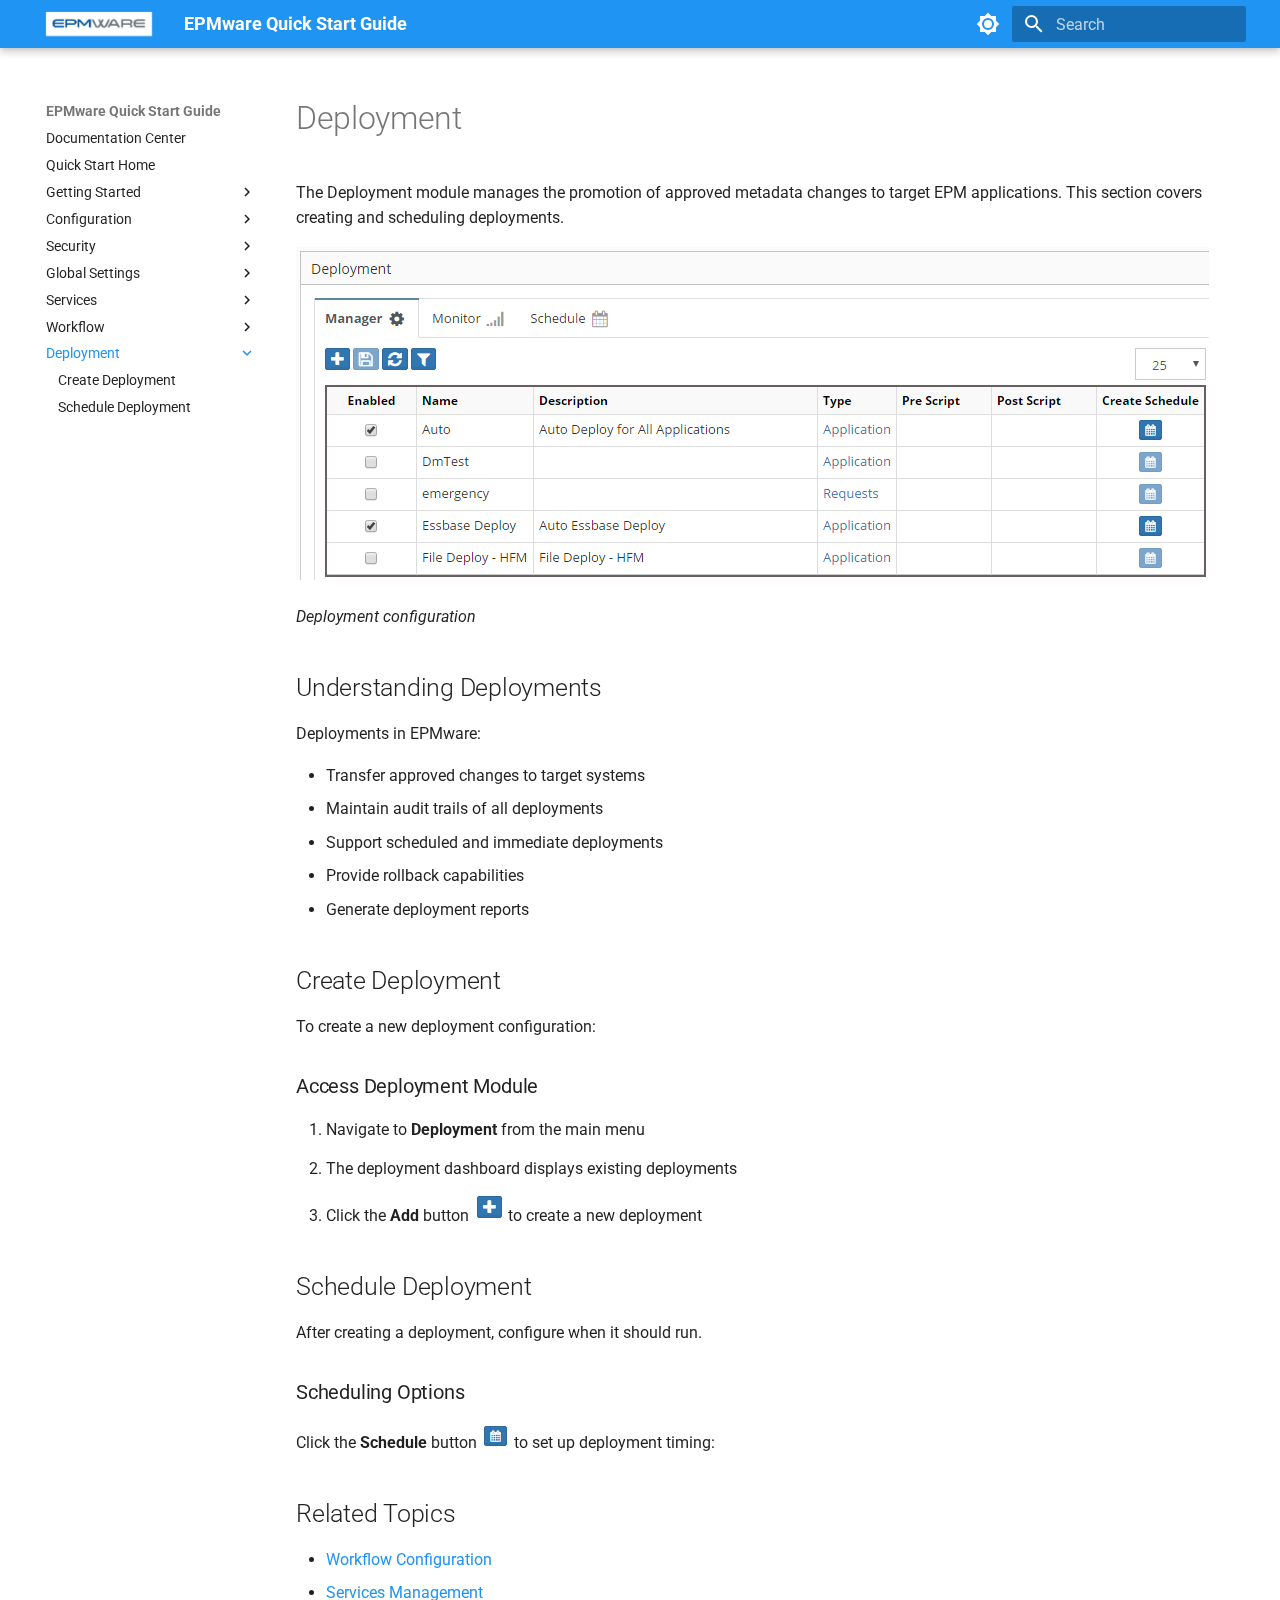
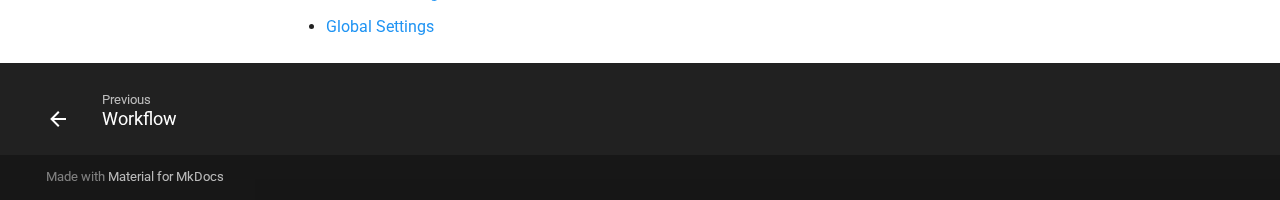
<file: deployment/index.html>
<!DOCTYPE html><html lang="en" class="no-js"><head>
    
      <meta charset="utf-8">
      <meta name="viewport" content="width=device-width,initial-scale=1">
      
        <meta name="description" content="Quick Start Guide for EPMware master data management and workflow tool">
      
      
        <meta name="author" content="EPMware, Inc.">
      
      
        <link rel="canonical" href="https://quick-start.epmware.com/deployment/">
      
      
        <link rel="prev" href="../workflow/">
      
      
      
      <link rel="icon" href="../assets/images/favicon.ico">
      <meta name="generator" content="mkdocs-1.6.1, mkdocs-material-9.6.22">
    
    
      
        <title>Deployment - EPMware Quick Start Guide</title>
      
    
    
      <link rel="stylesheet" href="../assets/stylesheets/main.84d31ad4.min.css">
      
        
        <link rel="stylesheet" href="../assets/stylesheets/palette.06af60db.min.css">
      
      


    
    
      
    
    
      
        
        
        <link rel="preconnect" href="https://fonts.gstatic.com" crossorigin>
        <link rel="stylesheet" href="https://fonts.googleapis.com/css?family=Roboto:300,300i,400,400i,700,700i%7CRoboto+Mono:400,400i,700,700i&amp;display=fallback">
        <style>:root{--md-text-font:"Roboto";--md-code-font:"Roboto Mono"}</style>
      
    
    
      <link rel="stylesheet" href="../assets/css/custom.css">
    
    <script>__md_scope=new URL("..",location),__md_hash=e=>[...e].reduce(((e,_)=>(e<<5)-e+_.charCodeAt(0)),0),__md_get=(e,_=localStorage,t=__md_scope)=>JSON.parse(_.getItem(t.pathname+"."+e)),__md_set=(e,_,t=localStorage,a=__md_scope)=>{try{t.setItem(a.pathname+"."+e,JSON.stringify(_))}catch(e){}}</script>
    
      

    
    
    
  <link href="../assets/stylesheets/glightbox.min.css" rel="stylesheet"><script src="../assets/javascripts/glightbox.min.js"></script><style id="glightbox-style">
            html.glightbox-open { overflow: initial; height: 100%; }
            .gslide-title { margin-top: 0px; user-select: text; }
            .gslide-desc { color: #666; user-select: text; }
            .gslide-image img { background: white; }
            .gscrollbar-fixer { padding-right: 15px; }
            .gdesc-inner { font-size: 0.75rem; }
            body[data-md-color-scheme="slate"] .gdesc-inner { background: var(--md-default-bg-color); }
            body[data-md-color-scheme="slate"] .gslide-title { color: var(--md-default-fg-color); }
            body[data-md-color-scheme="slate"] .gslide-desc { color: var(--md-default-fg-color); }
        </style></head>
  
  
    
    
      
    
    
    
    
    <body dir="ltr" data-md-color-scheme="default" data-md-color-primary="blue" data-md-color-accent="orange">
  
    
    <input class="md-toggle" data-md-toggle="drawer" type="checkbox" id="__drawer" autocomplete="off">
    <input class="md-toggle" data-md-toggle="search" type="checkbox" id="__search" autocomplete="off">
    <label class="md-overlay" for="__drawer"></label>
    <div data-md-component="skip">
      
        
        <a href="#deployment" class="md-skip">
          Skip to content
        </a>
      
    </div>
    <div data-md-component="announce">
      
    </div>
    
    
      

  

<header class="md-header md-header--shadow" data-md-component="header">
  <nav class="md-header__inner md-grid" aria-label="Header">
    <a href=".." title="EPMware Quick Start Guide" class="md-header__button md-logo" aria-label="EPMware Quick Start Guide" data-md-component="logo">
      
  <img src="../assets/images/epmware-logo.png" alt="logo">

    </a>
    <label class="md-header__button md-icon" for="__drawer">
      
      <svg xmlns="http://www.w3.org/2000/svg" viewBox="0 0 24 24"><path d="M3 6h18v2H3zm0 5h18v2H3zm0 5h18v2H3z"></path></svg>
    </label>
    <div class="md-header__title" data-md-component="header-title">
      <div class="md-header__ellipsis">
        <div class="md-header__topic">
          <span class="md-ellipsis">
            EPMware Quick Start Guide
          </span>
        </div>
        <div class="md-header__topic" data-md-component="header-topic">
          <span class="md-ellipsis">
            
              Deployment
            
          </span>
        </div>
      </div>
    </div>
    
      
        <form class="md-header__option" data-md-component="palette">
  
    
    
    
    <input class="md-option" data-md-color-media="" data-md-color-scheme="default" data-md-color-primary="blue" data-md-color-accent="orange" aria-label="Switch to dark mode" type="radio" name="__palette" id="__palette_0">
    
      <label class="md-header__button md-icon" title="Switch to dark mode" for="__palette_1" hidden>
        <svg xmlns="http://www.w3.org/2000/svg" viewBox="0 0 24 24"><path d="M12 8a4 4 0 0 0-4 4 4 4 0 0 0 4 4 4 4 0 0 0 4-4 4 4 0 0 0-4-4m0 10a6 6 0 0 1-6-6 6 6 0 0 1 6-6 6 6 0 0 1 6 6 6 6 0 0 1-6 6m8-9.31V4h-4.69L12 .69 8.69 4H4v4.69L.69 12 4 15.31V20h4.69L12 23.31 15.31 20H20v-4.69L23.31 12z"></path></svg>
      </label>
    
  
    
    
    
    <input class="md-option" data-md-color-media="" data-md-color-scheme="slate" data-md-color-primary="blue" data-md-color-accent="orange" aria-label="Switch to light mode" type="radio" name="__palette" id="__palette_1">
    
      <label class="md-header__button md-icon" title="Switch to light mode" for="__palette_0" hidden>
        <svg xmlns="http://www.w3.org/2000/svg" viewBox="0 0 24 24"><path d="M12 18c-.89 0-1.74-.2-2.5-.55C11.56 16.5 13 14.42 13 12s-1.44-4.5-3.5-5.45C10.26 6.2 11.11 6 12 6a6 6 0 0 1 6 6 6 6 0 0 1-6 6m8-9.31V4h-4.69L12 .69 8.69 4H4v4.69L.69 12 4 15.31V20h4.69L12 23.31 15.31 20H20v-4.69L23.31 12z"></path></svg>
      </label>
    
  
</form>
      
    
    
      <script>var palette=__md_get("__palette");if(palette&&palette.color){if("(prefers-color-scheme)"===palette.color.media){var media=matchMedia("(prefers-color-scheme: light)"),input=document.querySelector(media.matches?"[data-md-color-media='(prefers-color-scheme: light)']":"[data-md-color-media='(prefers-color-scheme: dark)']");palette.color.media=input.getAttribute("data-md-color-media"),palette.color.scheme=input.getAttribute("data-md-color-scheme"),palette.color.primary=input.getAttribute("data-md-color-primary"),palette.color.accent=input.getAttribute("data-md-color-accent")}for(var[key,value]of Object.entries(palette.color))document.body.setAttribute("data-md-color-"+key,value)}</script>
    
    
    
      
      
        <label class="md-header__button md-icon" for="__search">
          
          <svg xmlns="http://www.w3.org/2000/svg" viewBox="0 0 24 24"><path d="M9.5 3A6.5 6.5 0 0 1 16 9.5c0 1.61-.59 3.09-1.56 4.23l.27.27h.79l5 5-1.5 1.5-5-5v-.79l-.27-.27A6.52 6.52 0 0 1 9.5 16 6.5 6.5 0 0 1 3 9.5 6.5 6.5 0 0 1 9.5 3m0 2C7 5 5 7 5 9.5S7 14 9.5 14 14 12 14 9.5 12 5 9.5 5"></path></svg>
        </label>
        <div class="md-search" data-md-component="search" role="dialog">
  <label class="md-search__overlay" for="__search"></label>
  <div class="md-search__inner" role="search">
    <form class="md-search__form" name="search">
      <input type="text" class="md-search__input" name="query" aria-label="Search" placeholder="Search" autocapitalize="off" autocorrect="off" autocomplete="off" spellcheck="false" data-md-component="search-query" required>
      <label class="md-search__icon md-icon" for="__search">
        
        <svg xmlns="http://www.w3.org/2000/svg" viewBox="0 0 24 24"><path d="M9.5 3A6.5 6.5 0 0 1 16 9.5c0 1.61-.59 3.09-1.56 4.23l.27.27h.79l5 5-1.5 1.5-5-5v-.79l-.27-.27A6.52 6.52 0 0 1 9.5 16 6.5 6.5 0 0 1 3 9.5 6.5 6.5 0 0 1 9.5 3m0 2C7 5 5 7 5 9.5S7 14 9.5 14 14 12 14 9.5 12 5 9.5 5"></path></svg>
        
        <svg xmlns="http://www.w3.org/2000/svg" viewBox="0 0 24 24"><path d="M20 11v2H8l5.5 5.5-1.42 1.42L4.16 12l7.92-7.92L13.5 5.5 8 11z"></path></svg>
      </label>
      <nav class="md-search__options" aria-label="Search">
        
          <a href="javascript:void(0)" class="md-search__icon md-icon" title="Share" aria-label="Share" data-clipboard data-clipboard-text="" data-md-component="search-share" tabindex="-1">
            
            <svg xmlns="http://www.w3.org/2000/svg" viewBox="0 0 24 24"><path d="M18 16.08c-.76 0-1.44.3-1.96.77L8.91 12.7c.05-.23.09-.46.09-.7s-.04-.47-.09-.7l7.05-4.11c.54.5 1.25.81 2.04.81a3 3 0 0 0 3-3 3 3 0 0 0-3-3 3 3 0 0 0-3 3c0 .24.04.47.09.7L8.04 9.81C7.5 9.31 6.79 9 6 9a3 3 0 0 0-3 3 3 3 0 0 0 3 3c.79 0 1.5-.31 2.04-.81l7.12 4.15c-.05.21-.08.43-.08.66 0 1.61 1.31 2.91 2.92 2.91s2.92-1.3 2.92-2.91A2.92 2.92 0 0 0 18 16.08"></path></svg>
          </a>
        
        <button type="reset" class="md-search__icon md-icon" title="Clear" aria-label="Clear" tabindex="-1">
          
          <svg xmlns="http://www.w3.org/2000/svg" viewBox="0 0 24 24"><path d="M19 6.41 17.59 5 12 10.59 6.41 5 5 6.41 10.59 12 5 17.59 6.41 19 12 13.41 17.59 19 19 17.59 13.41 12z"></path></svg>
        </button>
      </nav>
      
        <div class="md-search__suggest" data-md-component="search-suggest"></div>
      
    </form>
    <div class="md-search__output">
      <div class="md-search__scrollwrap" tabindex="0" data-md-scrollfix>
        <div class="md-search-result" data-md-component="search-result">
          <div class="md-search-result__meta">
            Initializing search
          </div>
          <ol class="md-search-result__list" role="presentation"></ol>
        </div>
      </div>
    </div>
  </div>
</div>
      
    
    
  </nav>
  
</header>
    
    <div class="md-container" data-md-component="container">
      
      
        
          
        
      
      <main class="md-main" data-md-component="main">
        <div class="md-main__inner md-grid">
          
            
              
              <div class="md-sidebar md-sidebar--primary" data-md-component="sidebar" data-md-type="navigation">
                <div class="md-sidebar__scrollwrap">
                  <div class="md-sidebar__inner">
                    



  

<nav class="md-nav md-nav--primary md-nav--integrated" aria-label="Navigation" data-md-level="0">
  <label class="md-nav__title" for="__drawer">
    <a href=".." title="EPMware Quick Start Guide" class="md-nav__button md-logo" aria-label="EPMware Quick Start Guide" data-md-component="logo">
      
  <img src="../assets/images/epmware-logo.png" alt="logo">

    </a>
    EPMware Quick Start Guide
  </label>
  
  <ul class="md-nav__list" data-md-scrollfix>
    
      
      
  
  
  
  
    <li class="md-nav__item">
      <a href="https://docs.epmware.com" class="md-nav__link">
        
  
  
  <span class="md-ellipsis">
    Documentation Center
    
  </span>
  

      </a>
    </li>
  

    
      
      
  
  
  
  
    
    
      
        
          
        
      
    
    
    
    
    <li class="md-nav__item md-nav__item--nested">
      
        
        
        <input class="md-nav__toggle md-toggle " type="checkbox" id="__nav_2">
        
          
          <div class="md-nav__link md-nav__container">
            <a href=".." class="md-nav__link ">
              
  
  
  <span class="md-ellipsis">
    Quick Start Home
    
  </span>
  

            </a>
            
          </div>
        
        <nav class="md-nav" data-md-level="1" aria-labelledby="__nav_2_label" aria-expanded="false">
          <label class="md-nav__title" for="__nav_2">
            <span class="md-nav__icon md-icon"></span>
            Quick Start Home
          </label>
          <ul class="md-nav__list" data-md-scrollfix>
            
              
            
          </ul>
        </nav>
      
    </li>
  

    
      
      
  
  
  
  
    
    
      
        
          
        
      
        
      
        
      
    
    
    
    
    <li class="md-nav__item md-nav__item--nested">
      
        
        
        <input class="md-nav__toggle md-toggle " type="checkbox" id="__nav_3">
        
          
          <div class="md-nav__link md-nav__container">
            <a href="../getting-started/" class="md-nav__link ">
              
  
  
  <span class="md-ellipsis">
    Getting Started
    
  </span>
  

            </a>
            
              
              <label class="md-nav__link " for="__nav_3" id="__nav_3_label" tabindex="0">
                <span class="md-nav__icon md-icon"></span>
              </label>
            
          </div>
        
        <nav class="md-nav" data-md-level="1" aria-labelledby="__nav_3_label" aria-expanded="false">
          <label class="md-nav__title" for="__nav_3">
            <span class="md-nav__icon md-icon"></span>
            Getting Started
          </label>
          <ul class="md-nav__list" data-md-scrollfix>
            
              
            
              
                
  
  
  
  
    <li class="md-nav__item">
      <a href="../getting-started/#overview" class="md-nav__link">
        
  
  
  <span class="md-ellipsis">
    Overview
    
  </span>
  

      </a>
    </li>
  

              
            
              
                
  
  
  
  
    <li class="md-nav__item">
      <a href="../getting-started/#prerequisites" class="md-nav__link">
        
  
  
  <span class="md-ellipsis">
    Prerequisites
    
  </span>
  

      </a>
    </li>
  

              
            
          </ul>
        </nav>
      
    </li>
  

    
      
      
  
  
  
  
    
    
      
        
          
        
      
        
      
        
      
    
    
    
    
    <li class="md-nav__item md-nav__item--nested">
      
        
        
        <input class="md-nav__toggle md-toggle " type="checkbox" id="__nav_4">
        
          
          <div class="md-nav__link md-nav__container">
            <a href="../configuration/" class="md-nav__link ">
              
  
  
  <span class="md-ellipsis">
    Configuration
    
  </span>
  

            </a>
            
              
              <label class="md-nav__link " for="__nav_4" id="__nav_4_label" tabindex="0">
                <span class="md-nav__icon md-icon"></span>
              </label>
            
          </div>
        
        <nav class="md-nav" data-md-level="1" aria-labelledby="__nav_4_label" aria-expanded="false">
          <label class="md-nav__title" for="__nav_4">
            <span class="md-nav__icon md-icon"></span>
            Configuration
          </label>
          <ul class="md-nav__list" data-md-scrollfix>
            
              
            
              
                
  
  
  
  
    <li class="md-nav__item">
      <a href="../configuration/#add-target-application-server" class="md-nav__link">
        
  
  
  <span class="md-ellipsis">
    Add Target Application Server
    
  </span>
  

      </a>
    </li>
  

              
            
              
                
  
  
  
  
    <li class="md-nav__item">
      <a href="../configuration/#create-epmware-application" class="md-nav__link">
        
  
  
  <span class="md-ellipsis">
    Create EPMware Application
    
  </span>
  

      </a>
    </li>
  

              
            
          </ul>
        </nav>
      
    </li>
  

    
      
      
  
  
  
  
    
    
      
        
          
        
      
        
      
        
      
    
    
    
    
    <li class="md-nav__item md-nav__item--nested">
      
        
        
        <input class="md-nav__toggle md-toggle " type="checkbox" id="__nav_5">
        
          
          <div class="md-nav__link md-nav__container">
            <a href="../security/" class="md-nav__link ">
              
  
  
  <span class="md-ellipsis">
    Security
    
  </span>
  

            </a>
            
              
              <label class="md-nav__link " for="__nav_5" id="__nav_5_label" tabindex="0">
                <span class="md-nav__icon md-icon"></span>
              </label>
            
          </div>
        
        <nav class="md-nav" data-md-level="1" aria-labelledby="__nav_5_label" aria-expanded="false">
          <label class="md-nav__title" for="__nav_5">
            <span class="md-nav__icon md-icon"></span>
            Security
          </label>
          <ul class="md-nav__list" data-md-scrollfix>
            
              
            
              
                
  
  
  
  
    <li class="md-nav__item">
      <a href="../security/#default-admin-user" class="md-nav__link">
        
  
  
  <span class="md-ellipsis">
    Default Admin User
    
  </span>
  

      </a>
    </li>
  

              
            
              
                
  
  
  
  
    <li class="md-nav__item">
      <a href="../security/#change-password" class="md-nav__link">
        
  
  
  <span class="md-ellipsis">
    Change Password
    
  </span>
  

      </a>
    </li>
  

              
            
          </ul>
        </nav>
      
    </li>
  

    
      
      
  
  
  
  
    
    
      
        
          
        
      
        
      
        
      
        
      
    
    
    
    
    <li class="md-nav__item md-nav__item--nested">
      
        
        
        <input class="md-nav__toggle md-toggle " type="checkbox" id="__nav_6">
        
          
          <div class="md-nav__link md-nav__container">
            <a href="../global-settings/" class="md-nav__link ">
              
  
  
  <span class="md-ellipsis">
    Global Settings
    
  </span>
  

            </a>
            
              
              <label class="md-nav__link " for="__nav_6" id="__nav_6_label" tabindex="0">
                <span class="md-nav__icon md-icon"></span>
              </label>
            
          </div>
        
        <nav class="md-nav" data-md-level="1" aria-labelledby="__nav_6_label" aria-expanded="false">
          <label class="md-nav__title" for="__nav_6">
            <span class="md-nav__icon md-icon"></span>
            Global Settings
          </label>
          <ul class="md-nav__list" data-md-scrollfix>
            
              
            
              
                
  
  
  
  
    <li class="md-nav__item">
      <a href="../global-settings/#email-settings" class="md-nav__link">
        
  
  
  <span class="md-ellipsis">
    Email Settings
    
  </span>
  

      </a>
    </li>
  

              
            
              
                
  
  
  
  
    <li class="md-nav__item">
      <a href="../global-settings/#application-settings" class="md-nav__link">
        
  
  
  <span class="md-ellipsis">
    Application Settings
    
  </span>
  

      </a>
    </li>
  

              
            
              
                
  
  
  
  
    <li class="md-nav__item">
      <a href="../global-settings/#user-defined-fields-udf" class="md-nav__link">
        
  
  
  <span class="md-ellipsis">
    User Defined Fields
    
  </span>
  

      </a>
    </li>
  

              
            
          </ul>
        </nav>
      
    </li>
  

    
      
      
  
  
  
  
    
    
      
        
          
        
      
        
      
        
      
        
      
    
    
    
    
    <li class="md-nav__item md-nav__item--nested">
      
        
        
        <input class="md-nav__toggle md-toggle " type="checkbox" id="__nav_7">
        
          
          <div class="md-nav__link md-nav__container">
            <a href="../services/" class="md-nav__link ">
              
  
  
  <span class="md-ellipsis">
    Services
    
  </span>
  

            </a>
            
              
              <label class="md-nav__link " for="__nav_7" id="__nav_7_label" tabindex="0">
                <span class="md-nav__icon md-icon"></span>
              </label>
            
          </div>
        
        <nav class="md-nav" data-md-level="1" aria-labelledby="__nav_7_label" aria-expanded="false">
          <label class="md-nav__title" for="__nav_7">
            <span class="md-nav__icon md-icon"></span>
            Services
          </label>
          <ul class="md-nav__list" data-md-scrollfix>
            
              
            
              
                
  
  
  
  
    <li class="md-nav__item">
      <a href="../services/#starting-services" class="md-nav__link">
        
  
  
  <span class="md-ellipsis">
    Starting Services
    
  </span>
  

      </a>
    </li>
  

              
            
              
                
  
  
  
  
    <li class="md-nav__item">
      <a href="../services/#service-types" class="md-nav__link">
        
  
  
  <span class="md-ellipsis">
    Service Types
    
  </span>
  

      </a>
    </li>
  

              
            
              
                
  
  
  
  
    <li class="md-nav__item">
      <a href="../services/#service-monitoring" class="md-nav__link">
        
  
  
  <span class="md-ellipsis">
    Service Monitoring
    
  </span>
  

      </a>
    </li>
  

              
            
          </ul>
        </nav>
      
    </li>
  

    
      
      
  
  
  
  
    
    
      
        
          
        
      
        
      
        
      
        
      
        
      
    
    
    
    
    <li class="md-nav__item md-nav__item--nested">
      
        
        
        <input class="md-nav__toggle md-toggle " type="checkbox" id="__nav_8">
        
          
          <div class="md-nav__link md-nav__container">
            <a href="../workflow/" class="md-nav__link ">
              
  
  
  <span class="md-ellipsis">
    Workflow
    
  </span>
  

            </a>
            
              
              <label class="md-nav__link " for="__nav_8" id="__nav_8_label" tabindex="0">
                <span class="md-nav__icon md-icon"></span>
              </label>
            
          </div>
        
        <nav class="md-nav" data-md-level="1" aria-labelledby="__nav_8_label" aria-expanded="false">
          <label class="md-nav__title" for="__nav_8">
            <span class="md-nav__icon md-icon"></span>
            Workflow
          </label>
          <ul class="md-nav__list" data-md-scrollfix>
            
              
            
              
                
  
  
  
  
    <li class="md-nav__item">
      <a href="../workflow/#create-workflow-tasks" class="md-nav__link">
        
  
  
  <span class="md-ellipsis">
    Create Workflow Tasks
    
  </span>
  

      </a>
    </li>
  

              
            
              
                
  
  
  
  
    <li class="md-nav__item">
      <a href="../workflow/#create-workflow" class="md-nav__link">
        
  
  
  <span class="md-ellipsis">
    Create Workflow
    
  </span>
  

      </a>
    </li>
  

              
            
              
                
  
  
  
  
    <li class="md-nav__item">
      <a href="../workflow/#add-stages" class="md-nav__link">
        
  
  
  <span class="md-ellipsis">
    Add Stages
    
  </span>
  

      </a>
    </li>
  

              
            
              
                
  
  
  
  
    <li class="md-nav__item">
      <a href="../workflow/#assign-tasks-to-stages" class="md-nav__link">
        
  
  
  <span class="md-ellipsis">
    Assign Tasks
    
  </span>
  

      </a>
    </li>
  

              
            
          </ul>
        </nav>
      
    </li>
  

    
      
      
  
  
    
  
  
  
    
    
      
        
          
        
      
        
      
        
      
    
    
    
    
    <li class="md-nav__item md-nav__item--active md-nav__item--nested">
      
        
        
        <input class="md-nav__toggle md-toggle " type="checkbox" id="__nav_9" checked>
        
          
          <div class="md-nav__link md-nav__container">
            <a href="./" class="md-nav__link md-nav__link--active">
              
  
  
  <span class="md-ellipsis">
    Deployment
    
  </span>
  

            </a>
            
              
              <label class="md-nav__link md-nav__link--active" for="__nav_9" id="__nav_9_label" tabindex="0">
                <span class="md-nav__icon md-icon"></span>
              </label>
            
          </div>
        
        <nav class="md-nav" data-md-level="1" aria-labelledby="__nav_9_label" aria-expanded="true">
          <label class="md-nav__title" for="__nav_9">
            <span class="md-nav__icon md-icon"></span>
            Deployment
          </label>
          <ul class="md-nav__list" data-md-scrollfix>
            
              
            
              
                
  
  
  
  
    <li class="md-nav__item">
      <a href="#create-deployment" class="md-nav__link">
        
  
  
  <span class="md-ellipsis">
    Create Deployment
    
  </span>
  

      </a>
    </li>
  

              
            
              
                
  
  
  
  
    <li class="md-nav__item">
      <a href="#schedule-deployment" class="md-nav__link">
        
  
  
  <span class="md-ellipsis">
    Schedule Deployment
    
  </span>
  

      </a>
    </li>
  

              
            
          </ul>
        </nav>
      
    </li>
  

    
  </ul>
</nav>
                  </div>
                </div>
              </div>
            
            
          
          
            <div class="md-content" data-md-component="content">
              <article class="md-content__inner md-typeset">
                
                  



<h1 id="deployment">Deployment</h1>
<p>The Deployment module manages the promotion of approved metadata changes to target EPM applications. This section covers creating and scheduling deployments.</p>
<p><a class="glightbox" data-type="image" data-width="auto" data-height="auto" href="../assets/images/deployment-overview.png" data-desc-position="bottom"><img alt="Deployment Overview" src="../assets/images/deployment-overview.png"></a></p>
<p><em>Deployment configuration</em></p>
<h2 id="understanding-deployments">Understanding Deployments</h2>
<p>Deployments in EPMware:</p>
<ul>
<li>Transfer approved changes to target systems</li>
<li>Maintain audit trails of all deployments</li>
<li>Support scheduled and immediate deployments</li>
<li>Provide rollback capabilities</li>
<li>Generate deployment reports</li>
</ul>
<h2 id="create-deployment">Create Deployment</h2>
<p>To create a new deployment configuration:</p>
<h3 id="access-deployment-module">Access Deployment Module</h3>
<ol>
<li>Navigate to <strong>Deployment</strong> from the main menu</li>
<li>The deployment dashboard displays existing deployments</li>
<li>Click the <strong>Add</strong> button <a class="glightbox" data-type="image" data-width="auto" data-height="auto" href="../assets/images/icon-add.png" data-desc-position="bottom"><img alt="Add Icon" src="../assets/images/icon-add.png"></a> to create a new deployment</li>
</ol>
<h2 id="schedule-deployment">Schedule Deployment</h2>
<p>After creating a deployment, configure when it should run.</p>
<h3 id="scheduling-options">Scheduling Options</h3>
<p>Click the <strong>Schedule</strong> button <a class="glightbox" data-type="image" data-width="auto" data-height="auto" href="../assets/images/icon-schedule.png" data-desc-position="bottom"><img alt="Schedule Icon" src="../assets/images/icon-schedule.png"></a> to set up deployment timing:</p>
<h2 id="related-topics">Related Topics</h2>
<ul>
<li><a href="../workflow/">Workflow Configuration</a></li>
<li><a href="../services/">Services Management</a></li>
<li><a href="../global-settings/">Global Settings</a></li>
</ul>












                
              </article>
            </div>
          
          
<script>var target=document.getElementById(location.hash.slice(1));target&&target.name&&(target.checked=target.name.startsWith("__tabbed_"))</script>
        </div>
        
          <button type="button" class="md-top md-icon" data-md-component="top" hidden>
  
  <svg xmlns="http://www.w3.org/2000/svg" viewBox="0 0 24 24"><path d="M13 20h-2V8l-5.5 5.5-1.42-1.42L12 4.16l7.92 7.92-1.42 1.42L13 8z"></path></svg>
  Back to top
</button>
        
      </main>
      
        <footer class="md-footer">
  
    
      
      <nav class="md-footer__inner md-grid" aria-label="Footer">
        
          
          <a href="../workflow/" class="md-footer__link md-footer__link--prev" aria-label="Previous: Workflow">
            <div class="md-footer__button md-icon">
              
              <svg xmlns="http://www.w3.org/2000/svg" viewBox="0 0 24 24"><path d="M20 11v2H8l5.5 5.5-1.42 1.42L4.16 12l7.92-7.92L13.5 5.5 8 11z"></path></svg>
            </div>
            <div class="md-footer__title">
              <span class="md-footer__direction">
                Previous
              </span>
              <div class="md-ellipsis">
                Workflow
              </div>
            </div>
          </a>
        
        
      </nav>
    
  
  <div class="md-footer-meta md-typeset">
    <div class="md-footer-meta__inner md-grid">
      <div class="md-copyright">
  
  
    Made with
    <a href="https://squidfunk.github.io/mkdocs-material/" target="_blank" rel="noopener">
      Material for MkDocs
    </a>
  
</div>
      
    </div>
  </div>
</footer>
      
    </div>
    <div class="md-dialog" data-md-component="dialog">
      <div class="md-dialog__inner md-typeset"></div>
    </div>
    
    
    
      
      <script id="__config" type="application/json">{"base": "..", "features": ["navigation.top", "navigation.tracking", "navigation.indexes", "search.highlight", "search.share", "search.suggest", "content.code.copy", "content.tooltips", "navigation.footer", "toc.follow", "toc.integrate"], "search": "../assets/javascripts/workers/search.973d3a69.min.js", "tags": null, "translations": {"clipboard.copied": "Copied to clipboard", "clipboard.copy": "Copy to clipboard", "search.result.more.one": "1 more on this page", "search.result.more.other": "# more on this page", "search.result.none": "No matching documents", "search.result.one": "1 matching document", "search.result.other": "# matching documents", "search.result.placeholder": "Type to start searching", "search.result.term.missing": "Missing", "select.version": "Select version"}, "version": null}</script>
    
    
      <script src="../assets/javascripts/bundle.f55a23d4.min.js"></script>
      
    
  
<script id="init-glightbox">const lightbox = GLightbox({"touchNavigation": true, "loop": false, "zoomable": true, "draggable": true, "openEffect": "zoom", "closeEffect": "zoom", "slideEffect": "slide"});
document$.subscribe(()=>{ lightbox.reload(); });
</script></body></html>
</file>
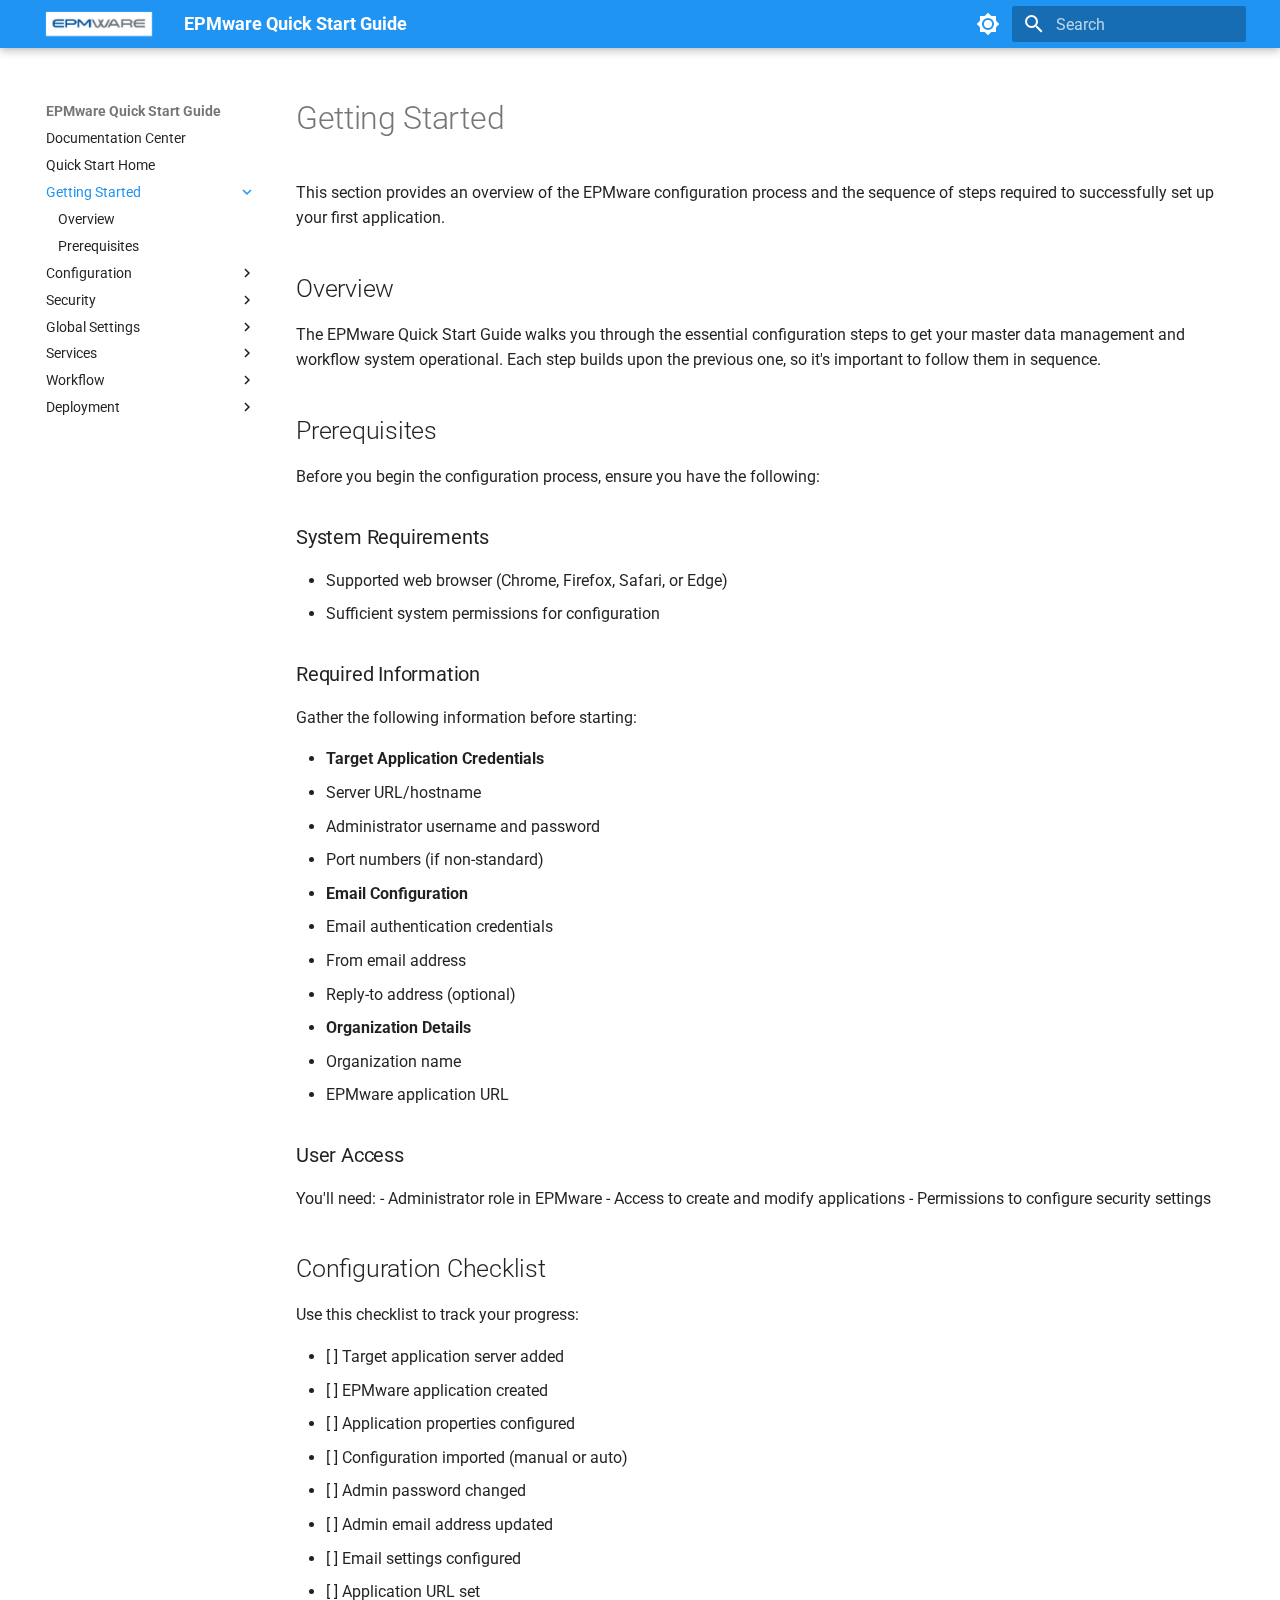
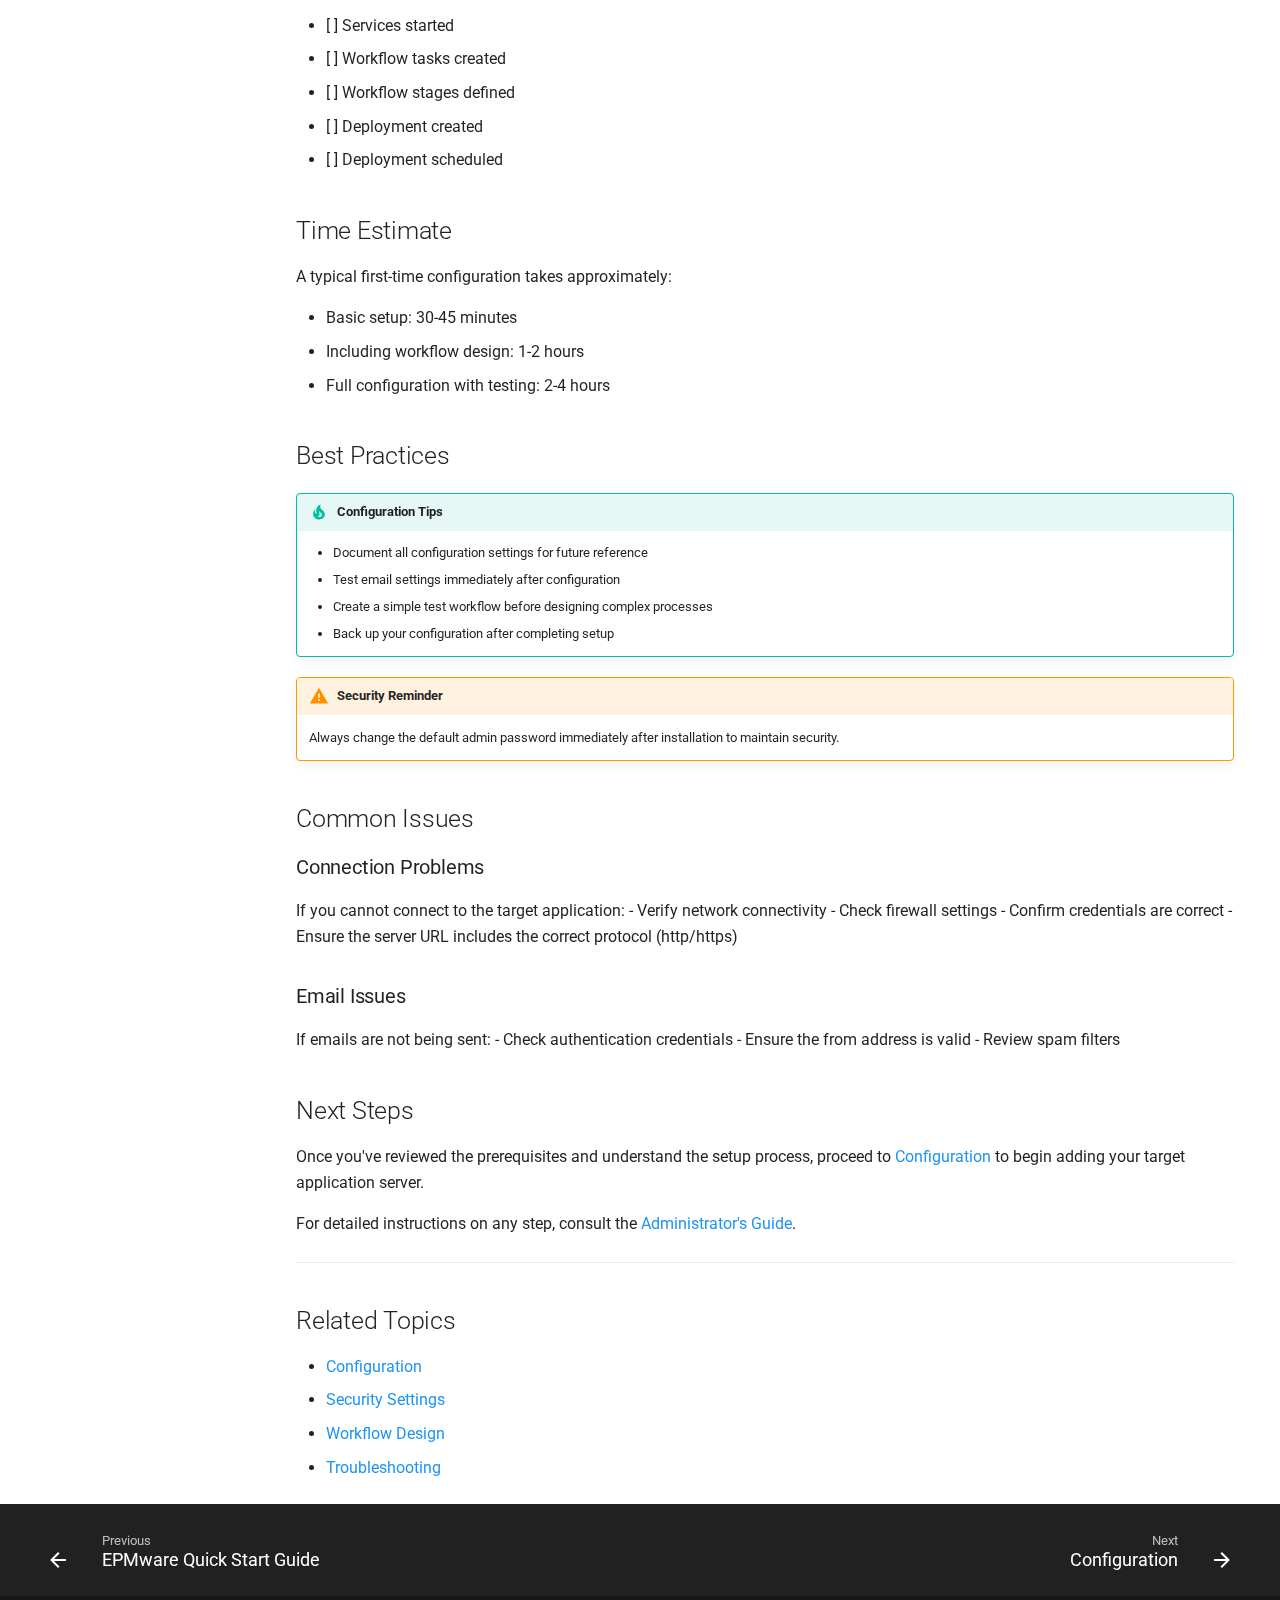
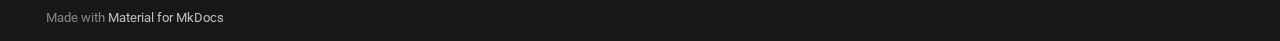
<file: getting-started/index.html>
<!DOCTYPE html><html lang="en" class="no-js"><head>
    
      <meta charset="utf-8">
      <meta name="viewport" content="width=device-width,initial-scale=1">
      
        <meta name="description" content="Quick Start Guide for EPMware master data management and workflow tool">
      
      
        <meta name="author" content="EPMware, Inc.">
      
      
        <link rel="canonical" href="https://quick-start.epmware.com/getting-started/">
      
      
        <link rel="prev" href="..">
      
      
        <link rel="next" href="../configuration/">
      
      
      <link rel="icon" href="../assets/images/favicon.ico">
      <meta name="generator" content="mkdocs-1.6.1, mkdocs-material-9.6.22">
    
    
      
        <title>Getting Started - EPMware Quick Start Guide</title>
      
    
    
      <link rel="stylesheet" href="../assets/stylesheets/main.84d31ad4.min.css">
      
        
        <link rel="stylesheet" href="../assets/stylesheets/palette.06af60db.min.css">
      
      


    
    
      
    
    
      
        
        
        <link rel="preconnect" href="https://fonts.gstatic.com" crossorigin>
        <link rel="stylesheet" href="https://fonts.googleapis.com/css?family=Roboto:300,300i,400,400i,700,700i%7CRoboto+Mono:400,400i,700,700i&amp;display=fallback">
        <style>:root{--md-text-font:"Roboto";--md-code-font:"Roboto Mono"}</style>
      
    
    
      <link rel="stylesheet" href="../assets/css/custom.css">
    
    <script>__md_scope=new URL("..",location),__md_hash=e=>[...e].reduce(((e,_)=>(e<<5)-e+_.charCodeAt(0)),0),__md_get=(e,_=localStorage,t=__md_scope)=>JSON.parse(_.getItem(t.pathname+"."+e)),__md_set=(e,_,t=localStorage,a=__md_scope)=>{try{t.setItem(a.pathname+"."+e,JSON.stringify(_))}catch(e){}}</script>
    
      

    
    
    
  <link href="../assets/stylesheets/glightbox.min.css" rel="stylesheet"><script src="../assets/javascripts/glightbox.min.js"></script><style id="glightbox-style">
            html.glightbox-open { overflow: initial; height: 100%; }
            .gslide-title { margin-top: 0px; user-select: text; }
            .gslide-desc { color: #666; user-select: text; }
            .gslide-image img { background: white; }
            .gscrollbar-fixer { padding-right: 15px; }
            .gdesc-inner { font-size: 0.75rem; }
            body[data-md-color-scheme="slate"] .gdesc-inner { background: var(--md-default-bg-color); }
            body[data-md-color-scheme="slate"] .gslide-title { color: var(--md-default-fg-color); }
            body[data-md-color-scheme="slate"] .gslide-desc { color: var(--md-default-fg-color); }
        </style></head>
  
  
    
    
      
    
    
    
    
    <body dir="ltr" data-md-color-scheme="default" data-md-color-primary="blue" data-md-color-accent="orange">
  
    
    <input class="md-toggle" data-md-toggle="drawer" type="checkbox" id="__drawer" autocomplete="off">
    <input class="md-toggle" data-md-toggle="search" type="checkbox" id="__search" autocomplete="off">
    <label class="md-overlay" for="__drawer"></label>
    <div data-md-component="skip">
      
        
        <a href="#getting-started" class="md-skip">
          Skip to content
        </a>
      
    </div>
    <div data-md-component="announce">
      
    </div>
    
    
      

  

<header class="md-header md-header--shadow" data-md-component="header">
  <nav class="md-header__inner md-grid" aria-label="Header">
    <a href=".." title="EPMware Quick Start Guide" class="md-header__button md-logo" aria-label="EPMware Quick Start Guide" data-md-component="logo">
      
  <img src="../assets/images/epmware-logo.png" alt="logo">

    </a>
    <label class="md-header__button md-icon" for="__drawer">
      
      <svg xmlns="http://www.w3.org/2000/svg" viewBox="0 0 24 24"><path d="M3 6h18v2H3zm0 5h18v2H3zm0 5h18v2H3z"></path></svg>
    </label>
    <div class="md-header__title" data-md-component="header-title">
      <div class="md-header__ellipsis">
        <div class="md-header__topic">
          <span class="md-ellipsis">
            EPMware Quick Start Guide
          </span>
        </div>
        <div class="md-header__topic" data-md-component="header-topic">
          <span class="md-ellipsis">
            
              Getting Started
            
          </span>
        </div>
      </div>
    </div>
    
      
        <form class="md-header__option" data-md-component="palette">
  
    
    
    
    <input class="md-option" data-md-color-media="" data-md-color-scheme="default" data-md-color-primary="blue" data-md-color-accent="orange" aria-label="Switch to dark mode" type="radio" name="__palette" id="__palette_0">
    
      <label class="md-header__button md-icon" title="Switch to dark mode" for="__palette_1" hidden>
        <svg xmlns="http://www.w3.org/2000/svg" viewBox="0 0 24 24"><path d="M12 8a4 4 0 0 0-4 4 4 4 0 0 0 4 4 4 4 0 0 0 4-4 4 4 0 0 0-4-4m0 10a6 6 0 0 1-6-6 6 6 0 0 1 6-6 6 6 0 0 1 6 6 6 6 0 0 1-6 6m8-9.31V4h-4.69L12 .69 8.69 4H4v4.69L.69 12 4 15.31V20h4.69L12 23.31 15.31 20H20v-4.69L23.31 12z"></path></svg>
      </label>
    
  
    
    
    
    <input class="md-option" data-md-color-media="" data-md-color-scheme="slate" data-md-color-primary="blue" data-md-color-accent="orange" aria-label="Switch to light mode" type="radio" name="__palette" id="__palette_1">
    
      <label class="md-header__button md-icon" title="Switch to light mode" for="__palette_0" hidden>
        <svg xmlns="http://www.w3.org/2000/svg" viewBox="0 0 24 24"><path d="M12 18c-.89 0-1.74-.2-2.5-.55C11.56 16.5 13 14.42 13 12s-1.44-4.5-3.5-5.45C10.26 6.2 11.11 6 12 6a6 6 0 0 1 6 6 6 6 0 0 1-6 6m8-9.31V4h-4.69L12 .69 8.69 4H4v4.69L.69 12 4 15.31V20h4.69L12 23.31 15.31 20H20v-4.69L23.31 12z"></path></svg>
      </label>
    
  
</form>
      
    
    
      <script>var palette=__md_get("__palette");if(palette&&palette.color){if("(prefers-color-scheme)"===palette.color.media){var media=matchMedia("(prefers-color-scheme: light)"),input=document.querySelector(media.matches?"[data-md-color-media='(prefers-color-scheme: light)']":"[data-md-color-media='(prefers-color-scheme: dark)']");palette.color.media=input.getAttribute("data-md-color-media"),palette.color.scheme=input.getAttribute("data-md-color-scheme"),palette.color.primary=input.getAttribute("data-md-color-primary"),palette.color.accent=input.getAttribute("data-md-color-accent")}for(var[key,value]of Object.entries(palette.color))document.body.setAttribute("data-md-color-"+key,value)}</script>
    
    
    
      
      
        <label class="md-header__button md-icon" for="__search">
          
          <svg xmlns="http://www.w3.org/2000/svg" viewBox="0 0 24 24"><path d="M9.5 3A6.5 6.5 0 0 1 16 9.5c0 1.61-.59 3.09-1.56 4.23l.27.27h.79l5 5-1.5 1.5-5-5v-.79l-.27-.27A6.52 6.52 0 0 1 9.5 16 6.5 6.5 0 0 1 3 9.5 6.5 6.5 0 0 1 9.5 3m0 2C7 5 5 7 5 9.5S7 14 9.5 14 14 12 14 9.5 12 5 9.5 5"></path></svg>
        </label>
        <div class="md-search" data-md-component="search" role="dialog">
  <label class="md-search__overlay" for="__search"></label>
  <div class="md-search__inner" role="search">
    <form class="md-search__form" name="search">
      <input type="text" class="md-search__input" name="query" aria-label="Search" placeholder="Search" autocapitalize="off" autocorrect="off" autocomplete="off" spellcheck="false" data-md-component="search-query" required>
      <label class="md-search__icon md-icon" for="__search">
        
        <svg xmlns="http://www.w3.org/2000/svg" viewBox="0 0 24 24"><path d="M9.5 3A6.5 6.5 0 0 1 16 9.5c0 1.61-.59 3.09-1.56 4.23l.27.27h.79l5 5-1.5 1.5-5-5v-.79l-.27-.27A6.52 6.52 0 0 1 9.5 16 6.5 6.5 0 0 1 3 9.5 6.5 6.5 0 0 1 9.5 3m0 2C7 5 5 7 5 9.5S7 14 9.5 14 14 12 14 9.5 12 5 9.5 5"></path></svg>
        
        <svg xmlns="http://www.w3.org/2000/svg" viewBox="0 0 24 24"><path d="M20 11v2H8l5.5 5.5-1.42 1.42L4.16 12l7.92-7.92L13.5 5.5 8 11z"></path></svg>
      </label>
      <nav class="md-search__options" aria-label="Search">
        
          <a href="javascript:void(0)" class="md-search__icon md-icon" title="Share" aria-label="Share" data-clipboard data-clipboard-text="" data-md-component="search-share" tabindex="-1">
            
            <svg xmlns="http://www.w3.org/2000/svg" viewBox="0 0 24 24"><path d="M18 16.08c-.76 0-1.44.3-1.96.77L8.91 12.7c.05-.23.09-.46.09-.7s-.04-.47-.09-.7l7.05-4.11c.54.5 1.25.81 2.04.81a3 3 0 0 0 3-3 3 3 0 0 0-3-3 3 3 0 0 0-3 3c0 .24.04.47.09.7L8.04 9.81C7.5 9.31 6.79 9 6 9a3 3 0 0 0-3 3 3 3 0 0 0 3 3c.79 0 1.5-.31 2.04-.81l7.12 4.15c-.05.21-.08.43-.08.66 0 1.61 1.31 2.91 2.92 2.91s2.92-1.3 2.92-2.91A2.92 2.92 0 0 0 18 16.08"></path></svg>
          </a>
        
        <button type="reset" class="md-search__icon md-icon" title="Clear" aria-label="Clear" tabindex="-1">
          
          <svg xmlns="http://www.w3.org/2000/svg" viewBox="0 0 24 24"><path d="M19 6.41 17.59 5 12 10.59 6.41 5 5 6.41 10.59 12 5 17.59 6.41 19 12 13.41 17.59 19 19 17.59 13.41 12z"></path></svg>
        </button>
      </nav>
      
        <div class="md-search__suggest" data-md-component="search-suggest"></div>
      
    </form>
    <div class="md-search__output">
      <div class="md-search__scrollwrap" tabindex="0" data-md-scrollfix>
        <div class="md-search-result" data-md-component="search-result">
          <div class="md-search-result__meta">
            Initializing search
          </div>
          <ol class="md-search-result__list" role="presentation"></ol>
        </div>
      </div>
    </div>
  </div>
</div>
      
    
    
  </nav>
  
</header>
    
    <div class="md-container" data-md-component="container">
      
      
        
          
        
      
      <main class="md-main" data-md-component="main">
        <div class="md-main__inner md-grid">
          
            
              
              <div class="md-sidebar md-sidebar--primary" data-md-component="sidebar" data-md-type="navigation">
                <div class="md-sidebar__scrollwrap">
                  <div class="md-sidebar__inner">
                    



  

<nav class="md-nav md-nav--primary md-nav--integrated" aria-label="Navigation" data-md-level="0">
  <label class="md-nav__title" for="__drawer">
    <a href=".." title="EPMware Quick Start Guide" class="md-nav__button md-logo" aria-label="EPMware Quick Start Guide" data-md-component="logo">
      
  <img src="../assets/images/epmware-logo.png" alt="logo">

    </a>
    EPMware Quick Start Guide
  </label>
  
  <ul class="md-nav__list" data-md-scrollfix>
    
      
      
  
  
  
  
    <li class="md-nav__item">
      <a href="https://docs.epmware.com" class="md-nav__link">
        
  
  
  <span class="md-ellipsis">
    Documentation Center
    
  </span>
  

      </a>
    </li>
  

    
      
      
  
  
  
  
    
    
      
        
          
        
      
    
    
    
    
    <li class="md-nav__item md-nav__item--nested">
      
        
        
        <input class="md-nav__toggle md-toggle " type="checkbox" id="__nav_2">
        
          
          <div class="md-nav__link md-nav__container">
            <a href=".." class="md-nav__link ">
              
  
  
  <span class="md-ellipsis">
    Quick Start Home
    
  </span>
  

            </a>
            
          </div>
        
        <nav class="md-nav" data-md-level="1" aria-labelledby="__nav_2_label" aria-expanded="false">
          <label class="md-nav__title" for="__nav_2">
            <span class="md-nav__icon md-icon"></span>
            Quick Start Home
          </label>
          <ul class="md-nav__list" data-md-scrollfix>
            
              
            
          </ul>
        </nav>
      
    </li>
  

    
      
      
  
  
    
  
  
  
    
    
      
        
          
        
      
        
      
        
      
    
    
    
    
    <li class="md-nav__item md-nav__item--active md-nav__item--nested">
      
        
        
        <input class="md-nav__toggle md-toggle " type="checkbox" id="__nav_3" checked>
        
          
          <div class="md-nav__link md-nav__container">
            <a href="./" class="md-nav__link md-nav__link--active">
              
  
  
  <span class="md-ellipsis">
    Getting Started
    
  </span>
  

            </a>
            
              
              <label class="md-nav__link md-nav__link--active" for="__nav_3" id="__nav_3_label" tabindex="0">
                <span class="md-nav__icon md-icon"></span>
              </label>
            
          </div>
        
        <nav class="md-nav" data-md-level="1" aria-labelledby="__nav_3_label" aria-expanded="true">
          <label class="md-nav__title" for="__nav_3">
            <span class="md-nav__icon md-icon"></span>
            Getting Started
          </label>
          <ul class="md-nav__list" data-md-scrollfix>
            
              
            
              
                
  
  
  
  
    <li class="md-nav__item">
      <a href="#overview" class="md-nav__link">
        
  
  
  <span class="md-ellipsis">
    Overview
    
  </span>
  

      </a>
    </li>
  

              
            
              
                
  
  
  
  
    <li class="md-nav__item">
      <a href="#prerequisites" class="md-nav__link">
        
  
  
  <span class="md-ellipsis">
    Prerequisites
    
  </span>
  

      </a>
    </li>
  

              
            
          </ul>
        </nav>
      
    </li>
  

    
      
      
  
  
  
  
    
    
      
        
          
        
      
        
      
        
      
    
    
    
    
    <li class="md-nav__item md-nav__item--nested">
      
        
        
        <input class="md-nav__toggle md-toggle " type="checkbox" id="__nav_4">
        
          
          <div class="md-nav__link md-nav__container">
            <a href="../configuration/" class="md-nav__link ">
              
  
  
  <span class="md-ellipsis">
    Configuration
    
  </span>
  

            </a>
            
              
              <label class="md-nav__link " for="__nav_4" id="__nav_4_label" tabindex="0">
                <span class="md-nav__icon md-icon"></span>
              </label>
            
          </div>
        
        <nav class="md-nav" data-md-level="1" aria-labelledby="__nav_4_label" aria-expanded="false">
          <label class="md-nav__title" for="__nav_4">
            <span class="md-nav__icon md-icon"></span>
            Configuration
          </label>
          <ul class="md-nav__list" data-md-scrollfix>
            
              
            
              
                
  
  
  
  
    <li class="md-nav__item">
      <a href="../configuration/#add-target-application-server" class="md-nav__link">
        
  
  
  <span class="md-ellipsis">
    Add Target Application Server
    
  </span>
  

      </a>
    </li>
  

              
            
              
                
  
  
  
  
    <li class="md-nav__item">
      <a href="../configuration/#create-epmware-application" class="md-nav__link">
        
  
  
  <span class="md-ellipsis">
    Create EPMware Application
    
  </span>
  

      </a>
    </li>
  

              
            
          </ul>
        </nav>
      
    </li>
  

    
      
      
  
  
  
  
    
    
      
        
          
        
      
        
      
        
      
    
    
    
    
    <li class="md-nav__item md-nav__item--nested">
      
        
        
        <input class="md-nav__toggle md-toggle " type="checkbox" id="__nav_5">
        
          
          <div class="md-nav__link md-nav__container">
            <a href="../security/" class="md-nav__link ">
              
  
  
  <span class="md-ellipsis">
    Security
    
  </span>
  

            </a>
            
              
              <label class="md-nav__link " for="__nav_5" id="__nav_5_label" tabindex="0">
                <span class="md-nav__icon md-icon"></span>
              </label>
            
          </div>
        
        <nav class="md-nav" data-md-level="1" aria-labelledby="__nav_5_label" aria-expanded="false">
          <label class="md-nav__title" for="__nav_5">
            <span class="md-nav__icon md-icon"></span>
            Security
          </label>
          <ul class="md-nav__list" data-md-scrollfix>
            
              
            
              
                
  
  
  
  
    <li class="md-nav__item">
      <a href="../security/#default-admin-user" class="md-nav__link">
        
  
  
  <span class="md-ellipsis">
    Default Admin User
    
  </span>
  

      </a>
    </li>
  

              
            
              
                
  
  
  
  
    <li class="md-nav__item">
      <a href="../security/#change-password" class="md-nav__link">
        
  
  
  <span class="md-ellipsis">
    Change Password
    
  </span>
  

      </a>
    </li>
  

              
            
          </ul>
        </nav>
      
    </li>
  

    
      
      
  
  
  
  
    
    
      
        
          
        
      
        
      
        
      
        
      
    
    
    
    
    <li class="md-nav__item md-nav__item--nested">
      
        
        
        <input class="md-nav__toggle md-toggle " type="checkbox" id="__nav_6">
        
          
          <div class="md-nav__link md-nav__container">
            <a href="../global-settings/" class="md-nav__link ">
              
  
  
  <span class="md-ellipsis">
    Global Settings
    
  </span>
  

            </a>
            
              
              <label class="md-nav__link " for="__nav_6" id="__nav_6_label" tabindex="0">
                <span class="md-nav__icon md-icon"></span>
              </label>
            
          </div>
        
        <nav class="md-nav" data-md-level="1" aria-labelledby="__nav_6_label" aria-expanded="false">
          <label class="md-nav__title" for="__nav_6">
            <span class="md-nav__icon md-icon"></span>
            Global Settings
          </label>
          <ul class="md-nav__list" data-md-scrollfix>
            
              
            
              
                
  
  
  
  
    <li class="md-nav__item">
      <a href="../global-settings/#email-settings" class="md-nav__link">
        
  
  
  <span class="md-ellipsis">
    Email Settings
    
  </span>
  

      </a>
    </li>
  

              
            
              
                
  
  
  
  
    <li class="md-nav__item">
      <a href="../global-settings/#application-settings" class="md-nav__link">
        
  
  
  <span class="md-ellipsis">
    Application Settings
    
  </span>
  

      </a>
    </li>
  

              
            
              
                
  
  
  
  
    <li class="md-nav__item">
      <a href="../global-settings/#user-defined-fields-udf" class="md-nav__link">
        
  
  
  <span class="md-ellipsis">
    User Defined Fields
    
  </span>
  

      </a>
    </li>
  

              
            
          </ul>
        </nav>
      
    </li>
  

    
      
      
  
  
  
  
    
    
      
        
          
        
      
        
      
        
      
        
      
    
    
    
    
    <li class="md-nav__item md-nav__item--nested">
      
        
        
        <input class="md-nav__toggle md-toggle " type="checkbox" id="__nav_7">
        
          
          <div class="md-nav__link md-nav__container">
            <a href="../services/" class="md-nav__link ">
              
  
  
  <span class="md-ellipsis">
    Services
    
  </span>
  

            </a>
            
              
              <label class="md-nav__link " for="__nav_7" id="__nav_7_label" tabindex="0">
                <span class="md-nav__icon md-icon"></span>
              </label>
            
          </div>
        
        <nav class="md-nav" data-md-level="1" aria-labelledby="__nav_7_label" aria-expanded="false">
          <label class="md-nav__title" for="__nav_7">
            <span class="md-nav__icon md-icon"></span>
            Services
          </label>
          <ul class="md-nav__list" data-md-scrollfix>
            
              
            
              
                
  
  
  
  
    <li class="md-nav__item">
      <a href="../services/#starting-services" class="md-nav__link">
        
  
  
  <span class="md-ellipsis">
    Starting Services
    
  </span>
  

      </a>
    </li>
  

              
            
              
                
  
  
  
  
    <li class="md-nav__item">
      <a href="../services/#service-types" class="md-nav__link">
        
  
  
  <span class="md-ellipsis">
    Service Types
    
  </span>
  

      </a>
    </li>
  

              
            
              
                
  
  
  
  
    <li class="md-nav__item">
      <a href="../services/#service-monitoring" class="md-nav__link">
        
  
  
  <span class="md-ellipsis">
    Service Monitoring
    
  </span>
  

      </a>
    </li>
  

              
            
          </ul>
        </nav>
      
    </li>
  

    
      
      
  
  
  
  
    
    
      
        
          
        
      
        
      
        
      
        
      
        
      
    
    
    
    
    <li class="md-nav__item md-nav__item--nested">
      
        
        
        <input class="md-nav__toggle md-toggle " type="checkbox" id="__nav_8">
        
          
          <div class="md-nav__link md-nav__container">
            <a href="../workflow/" class="md-nav__link ">
              
  
  
  <span class="md-ellipsis">
    Workflow
    
  </span>
  

            </a>
            
              
              <label class="md-nav__link " for="__nav_8" id="__nav_8_label" tabindex="0">
                <span class="md-nav__icon md-icon"></span>
              </label>
            
          </div>
        
        <nav class="md-nav" data-md-level="1" aria-labelledby="__nav_8_label" aria-expanded="false">
          <label class="md-nav__title" for="__nav_8">
            <span class="md-nav__icon md-icon"></span>
            Workflow
          </label>
          <ul class="md-nav__list" data-md-scrollfix>
            
              
            
              
                
  
  
  
  
    <li class="md-nav__item">
      <a href="../workflow/#create-workflow-tasks" class="md-nav__link">
        
  
  
  <span class="md-ellipsis">
    Create Workflow Tasks
    
  </span>
  

      </a>
    </li>
  

              
            
              
                
  
  
  
  
    <li class="md-nav__item">
      <a href="../workflow/#create-workflow" class="md-nav__link">
        
  
  
  <span class="md-ellipsis">
    Create Workflow
    
  </span>
  

      </a>
    </li>
  

              
            
              
                
  
  
  
  
    <li class="md-nav__item">
      <a href="../workflow/#add-stages" class="md-nav__link">
        
  
  
  <span class="md-ellipsis">
    Add Stages
    
  </span>
  

      </a>
    </li>
  

              
            
              
                
  
  
  
  
    <li class="md-nav__item">
      <a href="../workflow/#assign-tasks-to-stages" class="md-nav__link">
        
  
  
  <span class="md-ellipsis">
    Assign Tasks
    
  </span>
  

      </a>
    </li>
  

              
            
          </ul>
        </nav>
      
    </li>
  

    
      
      
  
  
  
  
    
    
      
        
          
        
      
        
      
        
      
    
    
    
    
    <li class="md-nav__item md-nav__item--nested">
      
        
        
        <input class="md-nav__toggle md-toggle " type="checkbox" id="__nav_9">
        
          
          <div class="md-nav__link md-nav__container">
            <a href="../deployment/" class="md-nav__link ">
              
  
  
  <span class="md-ellipsis">
    Deployment
    
  </span>
  

            </a>
            
              
              <label class="md-nav__link " for="__nav_9" id="__nav_9_label" tabindex="0">
                <span class="md-nav__icon md-icon"></span>
              </label>
            
          </div>
        
        <nav class="md-nav" data-md-level="1" aria-labelledby="__nav_9_label" aria-expanded="false">
          <label class="md-nav__title" for="__nav_9">
            <span class="md-nav__icon md-icon"></span>
            Deployment
          </label>
          <ul class="md-nav__list" data-md-scrollfix>
            
              
            
              
                
  
  
  
  
    <li class="md-nav__item">
      <a href="../deployment/#create-deployment" class="md-nav__link">
        
  
  
  <span class="md-ellipsis">
    Create Deployment
    
  </span>
  

      </a>
    </li>
  

              
            
              
                
  
  
  
  
    <li class="md-nav__item">
      <a href="../deployment/#schedule-deployment" class="md-nav__link">
        
  
  
  <span class="md-ellipsis">
    Schedule Deployment
    
  </span>
  

      </a>
    </li>
  

              
            
          </ul>
        </nav>
      
    </li>
  

    
  </ul>
</nav>
                  </div>
                </div>
              </div>
            
            
          
          
            <div class="md-content" data-md-component="content">
              <article class="md-content__inner md-typeset">
                
                  



<h1 id="getting-started">Getting Started</h1>
<p>This section provides an overview of the EPMware configuration process and the sequence of steps required to successfully set up your first application.</p>
<h2 id="overview">Overview</h2>
<p>The EPMware Quick Start Guide walks you through the essential configuration steps to get your master data management and workflow system operational. Each step builds upon the previous one, so it's important to follow them in sequence.</p>
<h2 id="prerequisites">Prerequisites</h2>
<p>Before you begin the configuration process, ensure you have the following:</p>
<h3 id="system-requirements">System Requirements</h3>
<ul>
<li>Supported web browser (Chrome, Firefox, Safari, or Edge)</li>
<li>Sufficient system permissions for configuration</li>
</ul>
<h3 id="required-information">Required Information</h3>
<p>Gather the following information before starting:</p>
<ul>
<li><strong>Target Application Credentials</strong></li>
<li>Server URL/hostname</li>
<li>Administrator username and password</li>
<li>
<p>Port numbers (if non-standard)</p>
</li>
<li>
<p><strong>Email Configuration</strong></p>
</li>
<li>Email authentication credentials</li>
<li>From email address</li>
<li>
<p>Reply-to address (optional)</p>
</li>
<li>
<p><strong>Organization Details</strong></p>
</li>
<li>Organization name</li>
<li>EPMware application URL</li>
</ul>
<h3 id="user-access">User Access</h3>
<p>You'll need:
- Administrator role in EPMware
- Access to create and modify applications
- Permissions to configure security settings</p>
<h2 id="configuration-checklist">Configuration Checklist</h2>
<p>Use this checklist to track your progress:</p>
<ul>
<li>[ ] Target application server added</li>
<li>[ ] EPMware application created</li>
<li>[ ] Application properties configured</li>
<li>[ ] Configuration imported (manual or auto)</li>
<li>[ ] Admin password changed</li>
<li>[ ] Admin email address updated</li>
<li>[ ] Email settings configured</li>
<li>[ ] Application URL set</li>
<li>[ ] Services started</li>
<li>[ ] Workflow tasks created</li>
<li>[ ] Workflow stages defined</li>
<li>[ ] Deployment created</li>
<li>[ ] Deployment scheduled</li>
</ul>
<h2 id="time-estimate">Time Estimate</h2>
<p>A typical first-time configuration takes approximately:</p>
<ul>
<li>Basic setup: 30-45 minutes</li>
<li>Including workflow design: 1-2 hours</li>
<li>Full configuration with testing: 2-4 hours</li>
</ul>
<h2 id="best-practices">Best Practices</h2>
<div class="admonition tip">
<p class="admonition-title">Configuration Tips</p>
<ul>
<li>Document all configuration settings for future reference</li>
<li>Test email settings immediately after configuration</li>
<li>Create a simple test workflow before designing complex processes</li>
<li>Back up your configuration after completing setup</li>
</ul>
</div>
<div class="admonition warning">
<p class="admonition-title">Security Reminder</p>
<p>Always change the default admin password immediately after installation to maintain security.</p>
</div>
<h2 id="common-issues">Common Issues</h2>
<h3 id="connection-problems">Connection Problems</h3>
<p>If you cannot connect to the target application:
- Verify network connectivity
- Check firewall settings
- Confirm credentials are correct
- Ensure the server URL includes the correct protocol (http/https)</p>
<h3 id="email-issues">Email Issues</h3>
<p>If emails are not being sent:
- Check authentication credentials
- Ensure the from address is valid
- Review spam filters</p>
<h2 id="next-steps">Next Steps</h2>
<p>Once you've reviewed the prerequisites and understand the setup process, proceed to <a href="../configuration/">Configuration</a> to begin adding your target application server.</p>
<p>For detailed instructions on any step, consult the <a href="https://admin-guide.epmware.com/">Administrator's Guide</a>.</p>
<hr>
<h2 id="related-topics">Related Topics</h2>
<ul>
<li><a href="../configuration/">Configuration</a></li>
<li><a href="../security/">Security Settings</a></li>
<li><a href="../workflow/">Workflow Design</a></li>
<li><a href="../reference/#troubleshooting">Troubleshooting</a></li>
</ul>












                
              </article>
            </div>
          
          
<script>var target=document.getElementById(location.hash.slice(1));target&&target.name&&(target.checked=target.name.startsWith("__tabbed_"))</script>
        </div>
        
          <button type="button" class="md-top md-icon" data-md-component="top" hidden>
  
  <svg xmlns="http://www.w3.org/2000/svg" viewBox="0 0 24 24"><path d="M13 20h-2V8l-5.5 5.5-1.42-1.42L12 4.16l7.92 7.92-1.42 1.42L13 8z"></path></svg>
  Back to top
</button>
        
      </main>
      
        <footer class="md-footer">
  
    
      
      <nav class="md-footer__inner md-grid" aria-label="Footer">
        
          
          <a href=".." class="md-footer__link md-footer__link--prev" aria-label="Previous: EPMware Quick Start Guide">
            <div class="md-footer__button md-icon">
              
              <svg xmlns="http://www.w3.org/2000/svg" viewBox="0 0 24 24"><path d="M20 11v2H8l5.5 5.5-1.42 1.42L4.16 12l7.92-7.92L13.5 5.5 8 11z"></path></svg>
            </div>
            <div class="md-footer__title">
              <span class="md-footer__direction">
                Previous
              </span>
              <div class="md-ellipsis">
                EPMware Quick Start Guide
              </div>
            </div>
          </a>
        
        
          
          <a href="../configuration/" class="md-footer__link md-footer__link--next" aria-label="Next: Configuration">
            <div class="md-footer__title">
              <span class="md-footer__direction">
                Next
              </span>
              <div class="md-ellipsis">
                Configuration
              </div>
            </div>
            <div class="md-footer__button md-icon">
              
              <svg xmlns="http://www.w3.org/2000/svg" viewBox="0 0 24 24"><path d="M4 11v2h12l-5.5 5.5 1.42 1.42L19.84 12l-7.92-7.92L10.5 5.5 16 11z"></path></svg>
            </div>
          </a>
        
      </nav>
    
  
  <div class="md-footer-meta md-typeset">
    <div class="md-footer-meta__inner md-grid">
      <div class="md-copyright">
  
  
    Made with
    <a href="https://squidfunk.github.io/mkdocs-material/" target="_blank" rel="noopener">
      Material for MkDocs
    </a>
  
</div>
      
    </div>
  </div>
</footer>
      
    </div>
    <div class="md-dialog" data-md-component="dialog">
      <div class="md-dialog__inner md-typeset"></div>
    </div>
    
    
    
      
      <script id="__config" type="application/json">{"base": "..", "features": ["navigation.top", "navigation.tracking", "navigation.indexes", "search.highlight", "search.share", "search.suggest", "content.code.copy", "content.tooltips", "navigation.footer", "toc.follow", "toc.integrate"], "search": "../assets/javascripts/workers/search.973d3a69.min.js", "tags": null, "translations": {"clipboard.copied": "Copied to clipboard", "clipboard.copy": "Copy to clipboard", "search.result.more.one": "1 more on this page", "search.result.more.other": "# more on this page", "search.result.none": "No matching documents", "search.result.one": "1 matching document", "search.result.other": "# matching documents", "search.result.placeholder": "Type to start searching", "search.result.term.missing": "Missing", "select.version": "Select version"}, "version": null}</script>
    
    
      <script src="../assets/javascripts/bundle.f55a23d4.min.js"></script>
      
    
  
<script id="init-glightbox">const lightbox = GLightbox({"touchNavigation": true, "loop": false, "zoomable": true, "draggable": true, "openEffect": "zoom", "closeEffect": "zoom", "slideEffect": "slide"});
document$.subscribe(()=>{ lightbox.reload(); });
</script></body></html>
</file>
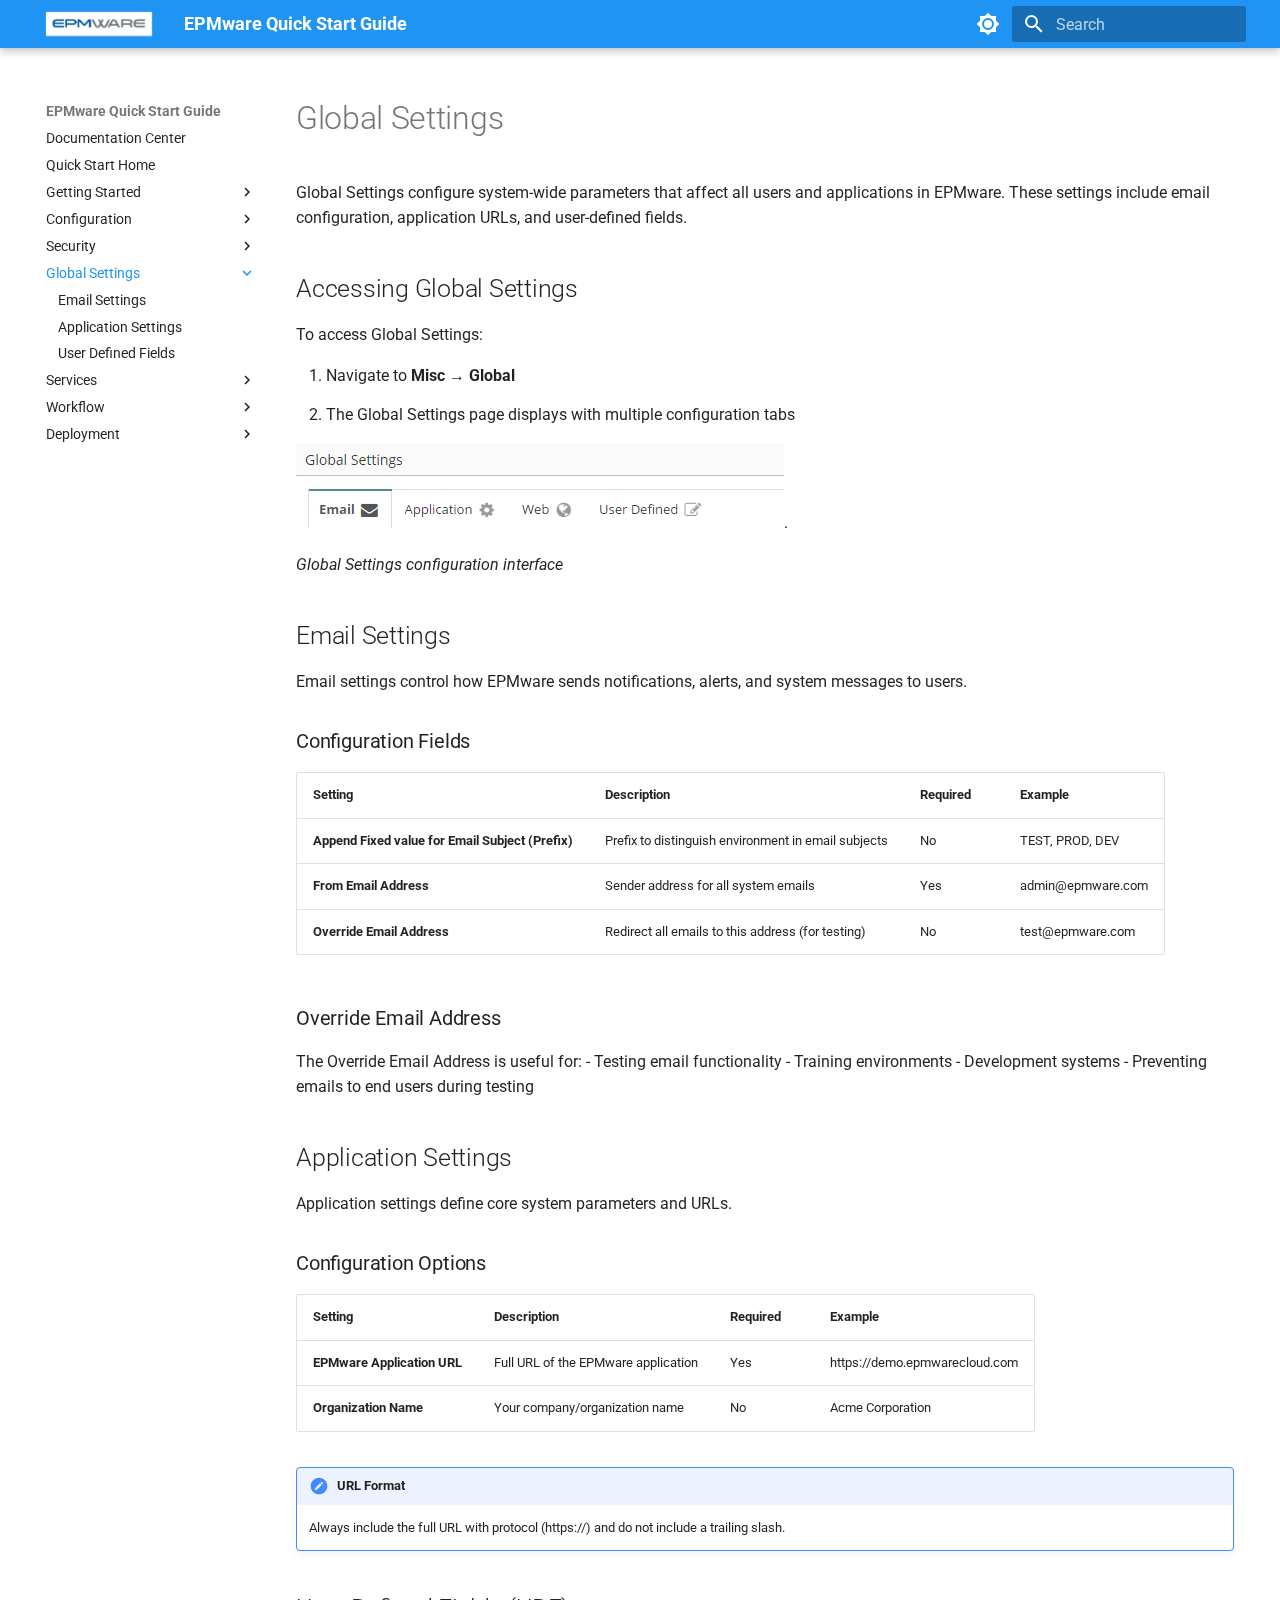
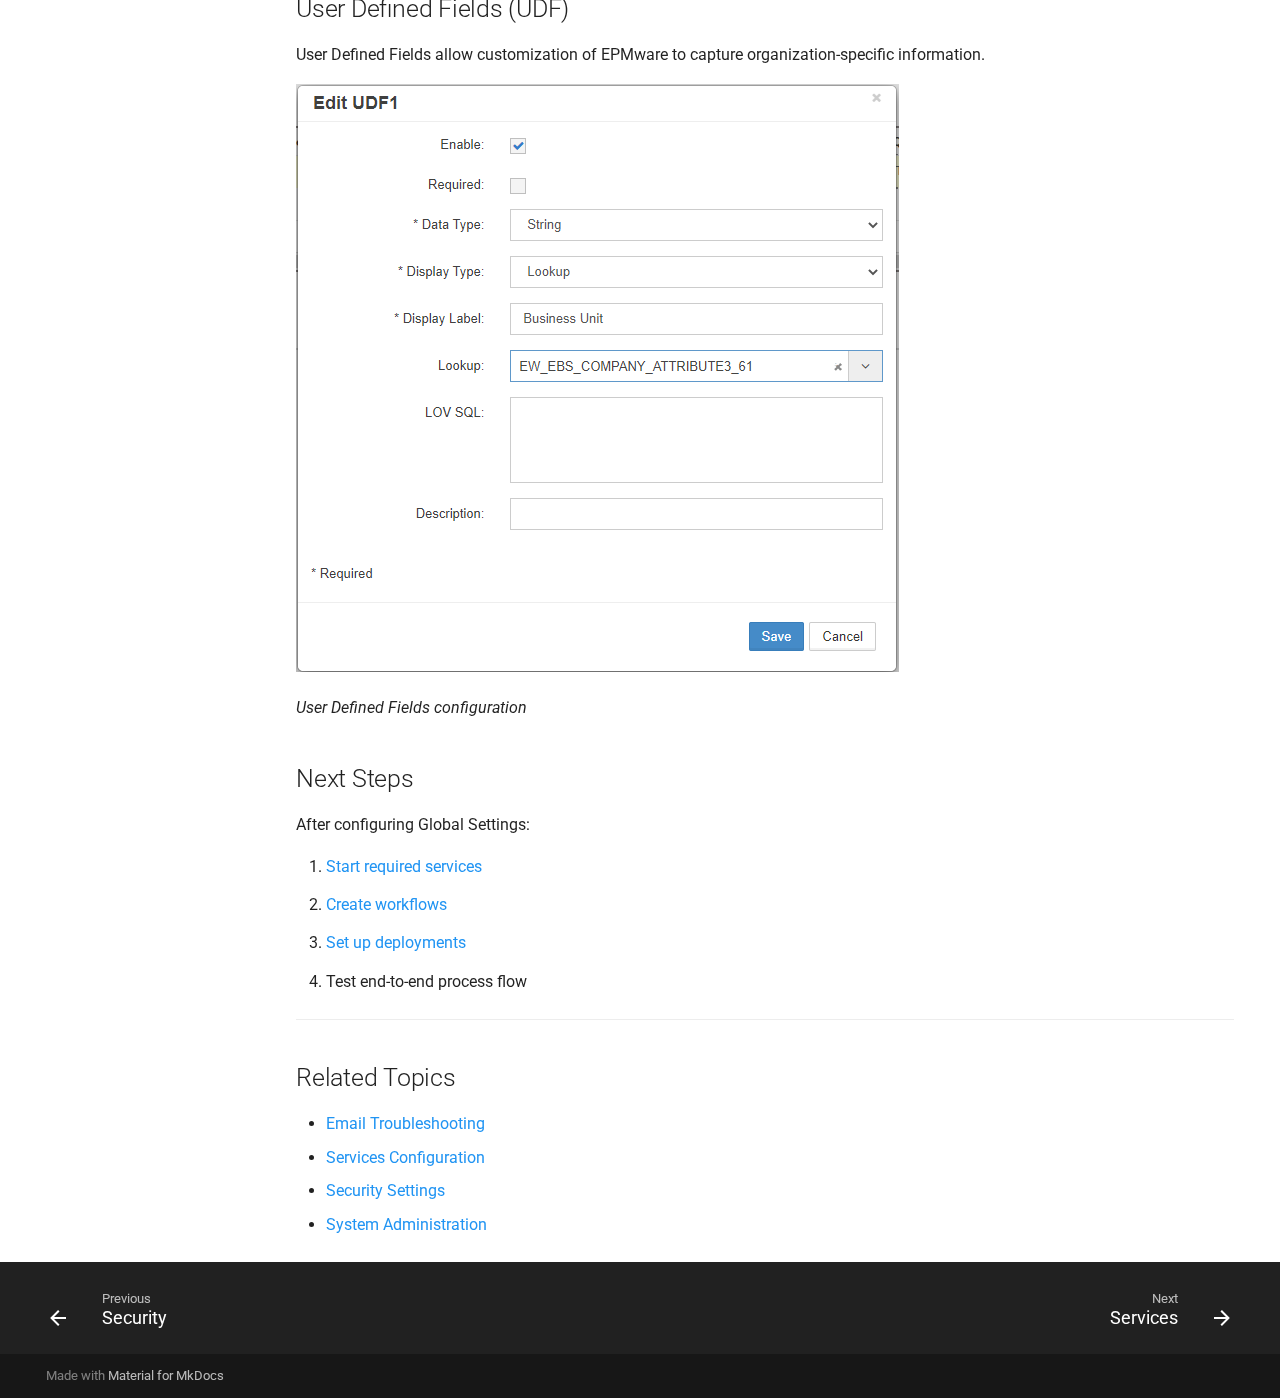
<file: global-settings/index.html>
<!DOCTYPE html><html lang="en" class="no-js"><head>
    
      <meta charset="utf-8">
      <meta name="viewport" content="width=device-width,initial-scale=1">
      
        <meta name="description" content="Quick Start Guide for EPMware master data management and workflow tool">
      
      
        <meta name="author" content="EPMware, Inc.">
      
      
        <link rel="canonical" href="https://quick-start.epmware.com/global-settings/">
      
      
        <link rel="prev" href="../security/">
      
      
        <link rel="next" href="../services/">
      
      
      <link rel="icon" href="../assets/images/favicon.ico">
      <meta name="generator" content="mkdocs-1.6.1, mkdocs-material-9.6.22">
    
    
      
        <title>Global Settings - EPMware Quick Start Guide</title>
      
    
    
      <link rel="stylesheet" href="../assets/stylesheets/main.84d31ad4.min.css">
      
        
        <link rel="stylesheet" href="../assets/stylesheets/palette.06af60db.min.css">
      
      


    
    
      
    
    
      
        
        
        <link rel="preconnect" href="https://fonts.gstatic.com" crossorigin>
        <link rel="stylesheet" href="https://fonts.googleapis.com/css?family=Roboto:300,300i,400,400i,700,700i%7CRoboto+Mono:400,400i,700,700i&amp;display=fallback">
        <style>:root{--md-text-font:"Roboto";--md-code-font:"Roboto Mono"}</style>
      
    
    
      <link rel="stylesheet" href="../assets/css/custom.css">
    
    <script>__md_scope=new URL("..",location),__md_hash=e=>[...e].reduce(((e,_)=>(e<<5)-e+_.charCodeAt(0)),0),__md_get=(e,_=localStorage,t=__md_scope)=>JSON.parse(_.getItem(t.pathname+"."+e)),__md_set=(e,_,t=localStorage,a=__md_scope)=>{try{t.setItem(a.pathname+"."+e,JSON.stringify(_))}catch(e){}}</script>
    
      

    
    
    
  <link href="../assets/stylesheets/glightbox.min.css" rel="stylesheet"><script src="../assets/javascripts/glightbox.min.js"></script><style id="glightbox-style">
            html.glightbox-open { overflow: initial; height: 100%; }
            .gslide-title { margin-top: 0px; user-select: text; }
            .gslide-desc { color: #666; user-select: text; }
            .gslide-image img { background: white; }
            .gscrollbar-fixer { padding-right: 15px; }
            .gdesc-inner { font-size: 0.75rem; }
            body[data-md-color-scheme="slate"] .gdesc-inner { background: var(--md-default-bg-color); }
            body[data-md-color-scheme="slate"] .gslide-title { color: var(--md-default-fg-color); }
            body[data-md-color-scheme="slate"] .gslide-desc { color: var(--md-default-fg-color); }
        </style></head>
  
  
    
    
      
    
    
    
    
    <body dir="ltr" data-md-color-scheme="default" data-md-color-primary="blue" data-md-color-accent="orange">
  
    
    <input class="md-toggle" data-md-toggle="drawer" type="checkbox" id="__drawer" autocomplete="off">
    <input class="md-toggle" data-md-toggle="search" type="checkbox" id="__search" autocomplete="off">
    <label class="md-overlay" for="__drawer"></label>
    <div data-md-component="skip">
      
        
        <a href="#global-settings" class="md-skip">
          Skip to content
        </a>
      
    </div>
    <div data-md-component="announce">
      
    </div>
    
    
      

  

<header class="md-header md-header--shadow" data-md-component="header">
  <nav class="md-header__inner md-grid" aria-label="Header">
    <a href=".." title="EPMware Quick Start Guide" class="md-header__button md-logo" aria-label="EPMware Quick Start Guide" data-md-component="logo">
      
  <img src="../assets/images/epmware-logo.png" alt="logo">

    </a>
    <label class="md-header__button md-icon" for="__drawer">
      
      <svg xmlns="http://www.w3.org/2000/svg" viewBox="0 0 24 24"><path d="M3 6h18v2H3zm0 5h18v2H3zm0 5h18v2H3z"></path></svg>
    </label>
    <div class="md-header__title" data-md-component="header-title">
      <div class="md-header__ellipsis">
        <div class="md-header__topic">
          <span class="md-ellipsis">
            EPMware Quick Start Guide
          </span>
        </div>
        <div class="md-header__topic" data-md-component="header-topic">
          <span class="md-ellipsis">
            
              Global Settings
            
          </span>
        </div>
      </div>
    </div>
    
      
        <form class="md-header__option" data-md-component="palette">
  
    
    
    
    <input class="md-option" data-md-color-media="" data-md-color-scheme="default" data-md-color-primary="blue" data-md-color-accent="orange" aria-label="Switch to dark mode" type="radio" name="__palette" id="__palette_0">
    
      <label class="md-header__button md-icon" title="Switch to dark mode" for="__palette_1" hidden>
        <svg xmlns="http://www.w3.org/2000/svg" viewBox="0 0 24 24"><path d="M12 8a4 4 0 0 0-4 4 4 4 0 0 0 4 4 4 4 0 0 0 4-4 4 4 0 0 0-4-4m0 10a6 6 0 0 1-6-6 6 6 0 0 1 6-6 6 6 0 0 1 6 6 6 6 0 0 1-6 6m8-9.31V4h-4.69L12 .69 8.69 4H4v4.69L.69 12 4 15.31V20h4.69L12 23.31 15.31 20H20v-4.69L23.31 12z"></path></svg>
      </label>
    
  
    
    
    
    <input class="md-option" data-md-color-media="" data-md-color-scheme="slate" data-md-color-primary="blue" data-md-color-accent="orange" aria-label="Switch to light mode" type="radio" name="__palette" id="__palette_1">
    
      <label class="md-header__button md-icon" title="Switch to light mode" for="__palette_0" hidden>
        <svg xmlns="http://www.w3.org/2000/svg" viewBox="0 0 24 24"><path d="M12 18c-.89 0-1.74-.2-2.5-.55C11.56 16.5 13 14.42 13 12s-1.44-4.5-3.5-5.45C10.26 6.2 11.11 6 12 6a6 6 0 0 1 6 6 6 6 0 0 1-6 6m8-9.31V4h-4.69L12 .69 8.69 4H4v4.69L.69 12 4 15.31V20h4.69L12 23.31 15.31 20H20v-4.69L23.31 12z"></path></svg>
      </label>
    
  
</form>
      
    
    
      <script>var palette=__md_get("__palette");if(palette&&palette.color){if("(prefers-color-scheme)"===palette.color.media){var media=matchMedia("(prefers-color-scheme: light)"),input=document.querySelector(media.matches?"[data-md-color-media='(prefers-color-scheme: light)']":"[data-md-color-media='(prefers-color-scheme: dark)']");palette.color.media=input.getAttribute("data-md-color-media"),palette.color.scheme=input.getAttribute("data-md-color-scheme"),palette.color.primary=input.getAttribute("data-md-color-primary"),palette.color.accent=input.getAttribute("data-md-color-accent")}for(var[key,value]of Object.entries(palette.color))document.body.setAttribute("data-md-color-"+key,value)}</script>
    
    
    
      
      
        <label class="md-header__button md-icon" for="__search">
          
          <svg xmlns="http://www.w3.org/2000/svg" viewBox="0 0 24 24"><path d="M9.5 3A6.5 6.5 0 0 1 16 9.5c0 1.61-.59 3.09-1.56 4.23l.27.27h.79l5 5-1.5 1.5-5-5v-.79l-.27-.27A6.52 6.52 0 0 1 9.5 16 6.5 6.5 0 0 1 3 9.5 6.5 6.5 0 0 1 9.5 3m0 2C7 5 5 7 5 9.5S7 14 9.5 14 14 12 14 9.5 12 5 9.5 5"></path></svg>
        </label>
        <div class="md-search" data-md-component="search" role="dialog">
  <label class="md-search__overlay" for="__search"></label>
  <div class="md-search__inner" role="search">
    <form class="md-search__form" name="search">
      <input type="text" class="md-search__input" name="query" aria-label="Search" placeholder="Search" autocapitalize="off" autocorrect="off" autocomplete="off" spellcheck="false" data-md-component="search-query" required>
      <label class="md-search__icon md-icon" for="__search">
        
        <svg xmlns="http://www.w3.org/2000/svg" viewBox="0 0 24 24"><path d="M9.5 3A6.5 6.5 0 0 1 16 9.5c0 1.61-.59 3.09-1.56 4.23l.27.27h.79l5 5-1.5 1.5-5-5v-.79l-.27-.27A6.52 6.52 0 0 1 9.5 16 6.5 6.5 0 0 1 3 9.5 6.5 6.5 0 0 1 9.5 3m0 2C7 5 5 7 5 9.5S7 14 9.5 14 14 12 14 9.5 12 5 9.5 5"></path></svg>
        
        <svg xmlns="http://www.w3.org/2000/svg" viewBox="0 0 24 24"><path d="M20 11v2H8l5.5 5.5-1.42 1.42L4.16 12l7.92-7.92L13.5 5.5 8 11z"></path></svg>
      </label>
      <nav class="md-search__options" aria-label="Search">
        
          <a href="javascript:void(0)" class="md-search__icon md-icon" title="Share" aria-label="Share" data-clipboard data-clipboard-text="" data-md-component="search-share" tabindex="-1">
            
            <svg xmlns="http://www.w3.org/2000/svg" viewBox="0 0 24 24"><path d="M18 16.08c-.76 0-1.44.3-1.96.77L8.91 12.7c.05-.23.09-.46.09-.7s-.04-.47-.09-.7l7.05-4.11c.54.5 1.25.81 2.04.81a3 3 0 0 0 3-3 3 3 0 0 0-3-3 3 3 0 0 0-3 3c0 .24.04.47.09.7L8.04 9.81C7.5 9.31 6.79 9 6 9a3 3 0 0 0-3 3 3 3 0 0 0 3 3c.79 0 1.5-.31 2.04-.81l7.12 4.15c-.05.21-.08.43-.08.66 0 1.61 1.31 2.91 2.92 2.91s2.92-1.3 2.92-2.91A2.92 2.92 0 0 0 18 16.08"></path></svg>
          </a>
        
        <button type="reset" class="md-search__icon md-icon" title="Clear" aria-label="Clear" tabindex="-1">
          
          <svg xmlns="http://www.w3.org/2000/svg" viewBox="0 0 24 24"><path d="M19 6.41 17.59 5 12 10.59 6.41 5 5 6.41 10.59 12 5 17.59 6.41 19 12 13.41 17.59 19 19 17.59 13.41 12z"></path></svg>
        </button>
      </nav>
      
        <div class="md-search__suggest" data-md-component="search-suggest"></div>
      
    </form>
    <div class="md-search__output">
      <div class="md-search__scrollwrap" tabindex="0" data-md-scrollfix>
        <div class="md-search-result" data-md-component="search-result">
          <div class="md-search-result__meta">
            Initializing search
          </div>
          <ol class="md-search-result__list" role="presentation"></ol>
        </div>
      </div>
    </div>
  </div>
</div>
      
    
    
  </nav>
  
</header>
    
    <div class="md-container" data-md-component="container">
      
      
        
          
        
      
      <main class="md-main" data-md-component="main">
        <div class="md-main__inner md-grid">
          
            
              
              <div class="md-sidebar md-sidebar--primary" data-md-component="sidebar" data-md-type="navigation">
                <div class="md-sidebar__scrollwrap">
                  <div class="md-sidebar__inner">
                    



  

<nav class="md-nav md-nav--primary md-nav--integrated" aria-label="Navigation" data-md-level="0">
  <label class="md-nav__title" for="__drawer">
    <a href=".." title="EPMware Quick Start Guide" class="md-nav__button md-logo" aria-label="EPMware Quick Start Guide" data-md-component="logo">
      
  <img src="../assets/images/epmware-logo.png" alt="logo">

    </a>
    EPMware Quick Start Guide
  </label>
  
  <ul class="md-nav__list" data-md-scrollfix>
    
      
      
  
  
  
  
    <li class="md-nav__item">
      <a href="https://docs.epmware.com" class="md-nav__link">
        
  
  
  <span class="md-ellipsis">
    Documentation Center
    
  </span>
  

      </a>
    </li>
  

    
      
      
  
  
  
  
    
    
      
        
          
        
      
    
    
    
    
    <li class="md-nav__item md-nav__item--nested">
      
        
        
        <input class="md-nav__toggle md-toggle " type="checkbox" id="__nav_2">
        
          
          <div class="md-nav__link md-nav__container">
            <a href=".." class="md-nav__link ">
              
  
  
  <span class="md-ellipsis">
    Quick Start Home
    
  </span>
  

            </a>
            
          </div>
        
        <nav class="md-nav" data-md-level="1" aria-labelledby="__nav_2_label" aria-expanded="false">
          <label class="md-nav__title" for="__nav_2">
            <span class="md-nav__icon md-icon"></span>
            Quick Start Home
          </label>
          <ul class="md-nav__list" data-md-scrollfix>
            
              
            
          </ul>
        </nav>
      
    </li>
  

    
      
      
  
  
  
  
    
    
      
        
          
        
      
        
      
        
      
    
    
    
    
    <li class="md-nav__item md-nav__item--nested">
      
        
        
        <input class="md-nav__toggle md-toggle " type="checkbox" id="__nav_3">
        
          
          <div class="md-nav__link md-nav__container">
            <a href="../getting-started/" class="md-nav__link ">
              
  
  
  <span class="md-ellipsis">
    Getting Started
    
  </span>
  

            </a>
            
              
              <label class="md-nav__link " for="__nav_3" id="__nav_3_label" tabindex="0">
                <span class="md-nav__icon md-icon"></span>
              </label>
            
          </div>
        
        <nav class="md-nav" data-md-level="1" aria-labelledby="__nav_3_label" aria-expanded="false">
          <label class="md-nav__title" for="__nav_3">
            <span class="md-nav__icon md-icon"></span>
            Getting Started
          </label>
          <ul class="md-nav__list" data-md-scrollfix>
            
              
            
              
                
  
  
  
  
    <li class="md-nav__item">
      <a href="../getting-started/#overview" class="md-nav__link">
        
  
  
  <span class="md-ellipsis">
    Overview
    
  </span>
  

      </a>
    </li>
  

              
            
              
                
  
  
  
  
    <li class="md-nav__item">
      <a href="../getting-started/#prerequisites" class="md-nav__link">
        
  
  
  <span class="md-ellipsis">
    Prerequisites
    
  </span>
  

      </a>
    </li>
  

              
            
          </ul>
        </nav>
      
    </li>
  

    
      
      
  
  
  
  
    
    
      
        
          
        
      
        
      
        
      
    
    
    
    
    <li class="md-nav__item md-nav__item--nested">
      
        
        
        <input class="md-nav__toggle md-toggle " type="checkbox" id="__nav_4">
        
          
          <div class="md-nav__link md-nav__container">
            <a href="../configuration/" class="md-nav__link ">
              
  
  
  <span class="md-ellipsis">
    Configuration
    
  </span>
  

            </a>
            
              
              <label class="md-nav__link " for="__nav_4" id="__nav_4_label" tabindex="0">
                <span class="md-nav__icon md-icon"></span>
              </label>
            
          </div>
        
        <nav class="md-nav" data-md-level="1" aria-labelledby="__nav_4_label" aria-expanded="false">
          <label class="md-nav__title" for="__nav_4">
            <span class="md-nav__icon md-icon"></span>
            Configuration
          </label>
          <ul class="md-nav__list" data-md-scrollfix>
            
              
            
              
                
  
  
  
  
    <li class="md-nav__item">
      <a href="../configuration/#add-target-application-server" class="md-nav__link">
        
  
  
  <span class="md-ellipsis">
    Add Target Application Server
    
  </span>
  

      </a>
    </li>
  

              
            
              
                
  
  
  
  
    <li class="md-nav__item">
      <a href="../configuration/#create-epmware-application" class="md-nav__link">
        
  
  
  <span class="md-ellipsis">
    Create EPMware Application
    
  </span>
  

      </a>
    </li>
  

              
            
          </ul>
        </nav>
      
    </li>
  

    
      
      
  
  
  
  
    
    
      
        
          
        
      
        
      
        
      
    
    
    
    
    <li class="md-nav__item md-nav__item--nested">
      
        
        
        <input class="md-nav__toggle md-toggle " type="checkbox" id="__nav_5">
        
          
          <div class="md-nav__link md-nav__container">
            <a href="../security/" class="md-nav__link ">
              
  
  
  <span class="md-ellipsis">
    Security
    
  </span>
  

            </a>
            
              
              <label class="md-nav__link " for="__nav_5" id="__nav_5_label" tabindex="0">
                <span class="md-nav__icon md-icon"></span>
              </label>
            
          </div>
        
        <nav class="md-nav" data-md-level="1" aria-labelledby="__nav_5_label" aria-expanded="false">
          <label class="md-nav__title" for="__nav_5">
            <span class="md-nav__icon md-icon"></span>
            Security
          </label>
          <ul class="md-nav__list" data-md-scrollfix>
            
              
            
              
                
  
  
  
  
    <li class="md-nav__item">
      <a href="../security/#default-admin-user" class="md-nav__link">
        
  
  
  <span class="md-ellipsis">
    Default Admin User
    
  </span>
  

      </a>
    </li>
  

              
            
              
                
  
  
  
  
    <li class="md-nav__item">
      <a href="../security/#change-password" class="md-nav__link">
        
  
  
  <span class="md-ellipsis">
    Change Password
    
  </span>
  

      </a>
    </li>
  

              
            
          </ul>
        </nav>
      
    </li>
  

    
      
      
  
  
    
  
  
  
    
    
      
        
          
        
      
        
      
        
      
        
      
    
    
    
    
    <li class="md-nav__item md-nav__item--active md-nav__item--nested">
      
        
        
        <input class="md-nav__toggle md-toggle " type="checkbox" id="__nav_6" checked>
        
          
          <div class="md-nav__link md-nav__container">
            <a href="./" class="md-nav__link md-nav__link--active">
              
  
  
  <span class="md-ellipsis">
    Global Settings
    
  </span>
  

            </a>
            
              
              <label class="md-nav__link md-nav__link--active" for="__nav_6" id="__nav_6_label" tabindex="0">
                <span class="md-nav__icon md-icon"></span>
              </label>
            
          </div>
        
        <nav class="md-nav" data-md-level="1" aria-labelledby="__nav_6_label" aria-expanded="true">
          <label class="md-nav__title" for="__nav_6">
            <span class="md-nav__icon md-icon"></span>
            Global Settings
          </label>
          <ul class="md-nav__list" data-md-scrollfix>
            
              
            
              
                
  
  
  
  
    <li class="md-nav__item">
      <a href="#email-settings" class="md-nav__link">
        
  
  
  <span class="md-ellipsis">
    Email Settings
    
  </span>
  

      </a>
    </li>
  

              
            
              
                
  
  
  
  
    <li class="md-nav__item">
      <a href="#application-settings" class="md-nav__link">
        
  
  
  <span class="md-ellipsis">
    Application Settings
    
  </span>
  

      </a>
    </li>
  

              
            
              
                
  
  
  
  
    <li class="md-nav__item">
      <a href="#user-defined-fields-udf" class="md-nav__link">
        
  
  
  <span class="md-ellipsis">
    User Defined Fields
    
  </span>
  

      </a>
    </li>
  

              
            
          </ul>
        </nav>
      
    </li>
  

    
      
      
  
  
  
  
    
    
      
        
          
        
      
        
      
        
      
        
      
    
    
    
    
    <li class="md-nav__item md-nav__item--nested">
      
        
        
        <input class="md-nav__toggle md-toggle " type="checkbox" id="__nav_7">
        
          
          <div class="md-nav__link md-nav__container">
            <a href="../services/" class="md-nav__link ">
              
  
  
  <span class="md-ellipsis">
    Services
    
  </span>
  

            </a>
            
              
              <label class="md-nav__link " for="__nav_7" id="__nav_7_label" tabindex="0">
                <span class="md-nav__icon md-icon"></span>
              </label>
            
          </div>
        
        <nav class="md-nav" data-md-level="1" aria-labelledby="__nav_7_label" aria-expanded="false">
          <label class="md-nav__title" for="__nav_7">
            <span class="md-nav__icon md-icon"></span>
            Services
          </label>
          <ul class="md-nav__list" data-md-scrollfix>
            
              
            
              
                
  
  
  
  
    <li class="md-nav__item">
      <a href="../services/#starting-services" class="md-nav__link">
        
  
  
  <span class="md-ellipsis">
    Starting Services
    
  </span>
  

      </a>
    </li>
  

              
            
              
                
  
  
  
  
    <li class="md-nav__item">
      <a href="../services/#service-types" class="md-nav__link">
        
  
  
  <span class="md-ellipsis">
    Service Types
    
  </span>
  

      </a>
    </li>
  

              
            
              
                
  
  
  
  
    <li class="md-nav__item">
      <a href="../services/#service-monitoring" class="md-nav__link">
        
  
  
  <span class="md-ellipsis">
    Service Monitoring
    
  </span>
  

      </a>
    </li>
  

              
            
          </ul>
        </nav>
      
    </li>
  

    
      
      
  
  
  
  
    
    
      
        
          
        
      
        
      
        
      
        
      
        
      
    
    
    
    
    <li class="md-nav__item md-nav__item--nested">
      
        
        
        <input class="md-nav__toggle md-toggle " type="checkbox" id="__nav_8">
        
          
          <div class="md-nav__link md-nav__container">
            <a href="../workflow/" class="md-nav__link ">
              
  
  
  <span class="md-ellipsis">
    Workflow
    
  </span>
  

            </a>
            
              
              <label class="md-nav__link " for="__nav_8" id="__nav_8_label" tabindex="0">
                <span class="md-nav__icon md-icon"></span>
              </label>
            
          </div>
        
        <nav class="md-nav" data-md-level="1" aria-labelledby="__nav_8_label" aria-expanded="false">
          <label class="md-nav__title" for="__nav_8">
            <span class="md-nav__icon md-icon"></span>
            Workflow
          </label>
          <ul class="md-nav__list" data-md-scrollfix>
            
              
            
              
                
  
  
  
  
    <li class="md-nav__item">
      <a href="../workflow/#create-workflow-tasks" class="md-nav__link">
        
  
  
  <span class="md-ellipsis">
    Create Workflow Tasks
    
  </span>
  

      </a>
    </li>
  

              
            
              
                
  
  
  
  
    <li class="md-nav__item">
      <a href="../workflow/#create-workflow" class="md-nav__link">
        
  
  
  <span class="md-ellipsis">
    Create Workflow
    
  </span>
  

      </a>
    </li>
  

              
            
              
                
  
  
  
  
    <li class="md-nav__item">
      <a href="../workflow/#add-stages" class="md-nav__link">
        
  
  
  <span class="md-ellipsis">
    Add Stages
    
  </span>
  

      </a>
    </li>
  

              
            
              
                
  
  
  
  
    <li class="md-nav__item">
      <a href="../workflow/#assign-tasks-to-stages" class="md-nav__link">
        
  
  
  <span class="md-ellipsis">
    Assign Tasks
    
  </span>
  

      </a>
    </li>
  

              
            
          </ul>
        </nav>
      
    </li>
  

    
      
      
  
  
  
  
    
    
      
        
          
        
      
        
      
        
      
    
    
    
    
    <li class="md-nav__item md-nav__item--nested">
      
        
        
        <input class="md-nav__toggle md-toggle " type="checkbox" id="__nav_9">
        
          
          <div class="md-nav__link md-nav__container">
            <a href="../deployment/" class="md-nav__link ">
              
  
  
  <span class="md-ellipsis">
    Deployment
    
  </span>
  

            </a>
            
              
              <label class="md-nav__link " for="__nav_9" id="__nav_9_label" tabindex="0">
                <span class="md-nav__icon md-icon"></span>
              </label>
            
          </div>
        
        <nav class="md-nav" data-md-level="1" aria-labelledby="__nav_9_label" aria-expanded="false">
          <label class="md-nav__title" for="__nav_9">
            <span class="md-nav__icon md-icon"></span>
            Deployment
          </label>
          <ul class="md-nav__list" data-md-scrollfix>
            
              
            
              
                
  
  
  
  
    <li class="md-nav__item">
      <a href="../deployment/#create-deployment" class="md-nav__link">
        
  
  
  <span class="md-ellipsis">
    Create Deployment
    
  </span>
  

      </a>
    </li>
  

              
            
              
                
  
  
  
  
    <li class="md-nav__item">
      <a href="../deployment/#schedule-deployment" class="md-nav__link">
        
  
  
  <span class="md-ellipsis">
    Schedule Deployment
    
  </span>
  

      </a>
    </li>
  

              
            
          </ul>
        </nav>
      
    </li>
  

    
  </ul>
</nav>
                  </div>
                </div>
              </div>
            
            
          
          
            <div class="md-content" data-md-component="content">
              <article class="md-content__inner md-typeset">
                
                  



<h1 id="global-settings">Global Settings</h1>
<p>Global Settings configure system-wide parameters that affect all users and applications in EPMware. These settings include email configuration, application URLs, and user-defined fields.</p>
<h2 id="accessing-global-settings">Accessing Global Settings</h2>
<p>To access Global Settings:</p>
<ol>
<li>Navigate to <strong>Misc</strong> → <strong>Global</strong></li>
<li>The Global Settings page displays with multiple configuration tabs</li>
</ol>
<p><a class="glightbox" data-type="image" data-width="auto" data-height="auto" href="../assets/images/global-settings-overview.png" data-desc-position="bottom"><img alt="Global Settings" src="../assets/images/global-settings-overview.png"></a>.</p>
<p><em>Global Settings configuration interface</em></p>
<h2 id="email-settings">Email Settings</h2>
<p>Email settings control how EPMware sends notifications, alerts, and system messages to users.</p>
<h3 id="configuration-fields">Configuration Fields</h3>
<table>
<thead>
<tr>
<th>Setting</th>
<th>Description</th>
<th>Required</th>
<th>Example</th>
</tr>
</thead>
<tbody>
<tr>
<td><strong>Append Fixed value for Email Subject (Prefix)</strong></td>
<td>Prefix to distinguish environment in email subjects</td>
<td>No</td>
<td>TEST, PROD, DEV</td>
</tr>
<tr>
<td><strong>From Email Address</strong></td>
<td>Sender address for all system emails</td>
<td>Yes</td>
<td>admin@epmware.com</td>
</tr>
<tr>
<td><strong>Override Email Address</strong></td>
<td>Redirect all emails to this address (for testing)</td>
<td>No</td>
<td>test@epmware.com</td>
</tr>
</tbody>
</table>
<h3 id="override-email-address">Override Email Address</h3>
<p>The Override Email Address is useful for:
- Testing email functionality
- Training environments
- Development systems
- Preventing emails to end users during testing</p>
<h2 id="application-settings">Application Settings</h2>
<p>Application settings define core system parameters and URLs.</p>
<h3 id="configuration-options">Configuration Options</h3>
<table>
<thead>
<tr>
<th>Setting</th>
<th>Description</th>
<th>Required</th>
<th>Example</th>
</tr>
</thead>
<tbody>
<tr>
<td><strong>EPMware Application URL</strong></td>
<td>Full URL of the EPMware application</td>
<td>Yes</td>
<td>https://demo.epmwarecloud.com</td>
</tr>
<tr>
<td><strong>Organization Name</strong></td>
<td>Your company/organization name</td>
<td>No</td>
<td>Acme Corporation</td>
</tr>
</tbody>
</table>
<div class="admonition important">
<p class="admonition-title">URL Format</p>
<p>Always include the full URL with protocol (https://) and do not include a trailing slash.</p>
</div>
<h2 id="user-defined-fields-udf">User Defined Fields (UDF)</h2>
<p>User Defined Fields allow customization of EPMware to capture organization-specific information.</p>
<p><a class="glightbox" data-type="image" data-width="auto" data-height="auto" href="../assets/images/global-settings-udf.png" data-desc-position="bottom"><img alt="User Defined Fields" src="../assets/images/global-settings-udf.png"></a></p>
<p><em>User Defined Fields configuration</em></p>
<h2 id="next-steps">Next Steps</h2>
<p>After configuring Global Settings:</p>
<ol>
<li><a href="../services/">Start required services</a></li>
<li><a href="../workflow/">Create workflows</a></li>
<li><a href="../deployment/">Set up deployments</a></li>
<li>Test end-to-end process flow</li>
</ol>
<hr>
<h2 id="related-topics">Related Topics</h2>
<ul>
<li><a href="../reference/#email-troubleshooting">Email Troubleshooting</a></li>
<li><a href="../services/">Services Configuration</a></li>
<li><a href="../security/">Security Settings</a></li>
<li><a href="../reference/">System Administration</a></li>
</ul>












                
              </article>
            </div>
          
          
<script>var target=document.getElementById(location.hash.slice(1));target&&target.name&&(target.checked=target.name.startsWith("__tabbed_"))</script>
        </div>
        
          <button type="button" class="md-top md-icon" data-md-component="top" hidden>
  
  <svg xmlns="http://www.w3.org/2000/svg" viewBox="0 0 24 24"><path d="M13 20h-2V8l-5.5 5.5-1.42-1.42L12 4.16l7.92 7.92-1.42 1.42L13 8z"></path></svg>
  Back to top
</button>
        
      </main>
      
        <footer class="md-footer">
  
    
      
      <nav class="md-footer__inner md-grid" aria-label="Footer">
        
          
          <a href="../security/" class="md-footer__link md-footer__link--prev" aria-label="Previous: Security">
            <div class="md-footer__button md-icon">
              
              <svg xmlns="http://www.w3.org/2000/svg" viewBox="0 0 24 24"><path d="M20 11v2H8l5.5 5.5-1.42 1.42L4.16 12l7.92-7.92L13.5 5.5 8 11z"></path></svg>
            </div>
            <div class="md-footer__title">
              <span class="md-footer__direction">
                Previous
              </span>
              <div class="md-ellipsis">
                Security
              </div>
            </div>
          </a>
        
        
          
          <a href="../services/" class="md-footer__link md-footer__link--next" aria-label="Next: Services">
            <div class="md-footer__title">
              <span class="md-footer__direction">
                Next
              </span>
              <div class="md-ellipsis">
                Services
              </div>
            </div>
            <div class="md-footer__button md-icon">
              
              <svg xmlns="http://www.w3.org/2000/svg" viewBox="0 0 24 24"><path d="M4 11v2h12l-5.5 5.5 1.42 1.42L19.84 12l-7.92-7.92L10.5 5.5 16 11z"></path></svg>
            </div>
          </a>
        
      </nav>
    
  
  <div class="md-footer-meta md-typeset">
    <div class="md-footer-meta__inner md-grid">
      <div class="md-copyright">
  
  
    Made with
    <a href="https://squidfunk.github.io/mkdocs-material/" target="_blank" rel="noopener">
      Material for MkDocs
    </a>
  
</div>
      
    </div>
  </div>
</footer>
      
    </div>
    <div class="md-dialog" data-md-component="dialog">
      <div class="md-dialog__inner md-typeset"></div>
    </div>
    
    
    
      
      <script id="__config" type="application/json">{"base": "..", "features": ["navigation.top", "navigation.tracking", "navigation.indexes", "search.highlight", "search.share", "search.suggest", "content.code.copy", "content.tooltips", "navigation.footer", "toc.follow", "toc.integrate"], "search": "../assets/javascripts/workers/search.973d3a69.min.js", "tags": null, "translations": {"clipboard.copied": "Copied to clipboard", "clipboard.copy": "Copy to clipboard", "search.result.more.one": "1 more on this page", "search.result.more.other": "# more on this page", "search.result.none": "No matching documents", "search.result.one": "1 matching document", "search.result.other": "# matching documents", "search.result.placeholder": "Type to start searching", "search.result.term.missing": "Missing", "select.version": "Select version"}, "version": null}</script>
    
    
      <script src="../assets/javascripts/bundle.f55a23d4.min.js"></script>
      
    
  
<script id="init-glightbox">const lightbox = GLightbox({"touchNavigation": true, "loop": false, "zoomable": true, "draggable": true, "openEffect": "zoom", "closeEffect": "zoom", "slideEffect": "slide"});
document$.subscribe(()=>{ lightbox.reload(); });
</script></body></html>
</file>
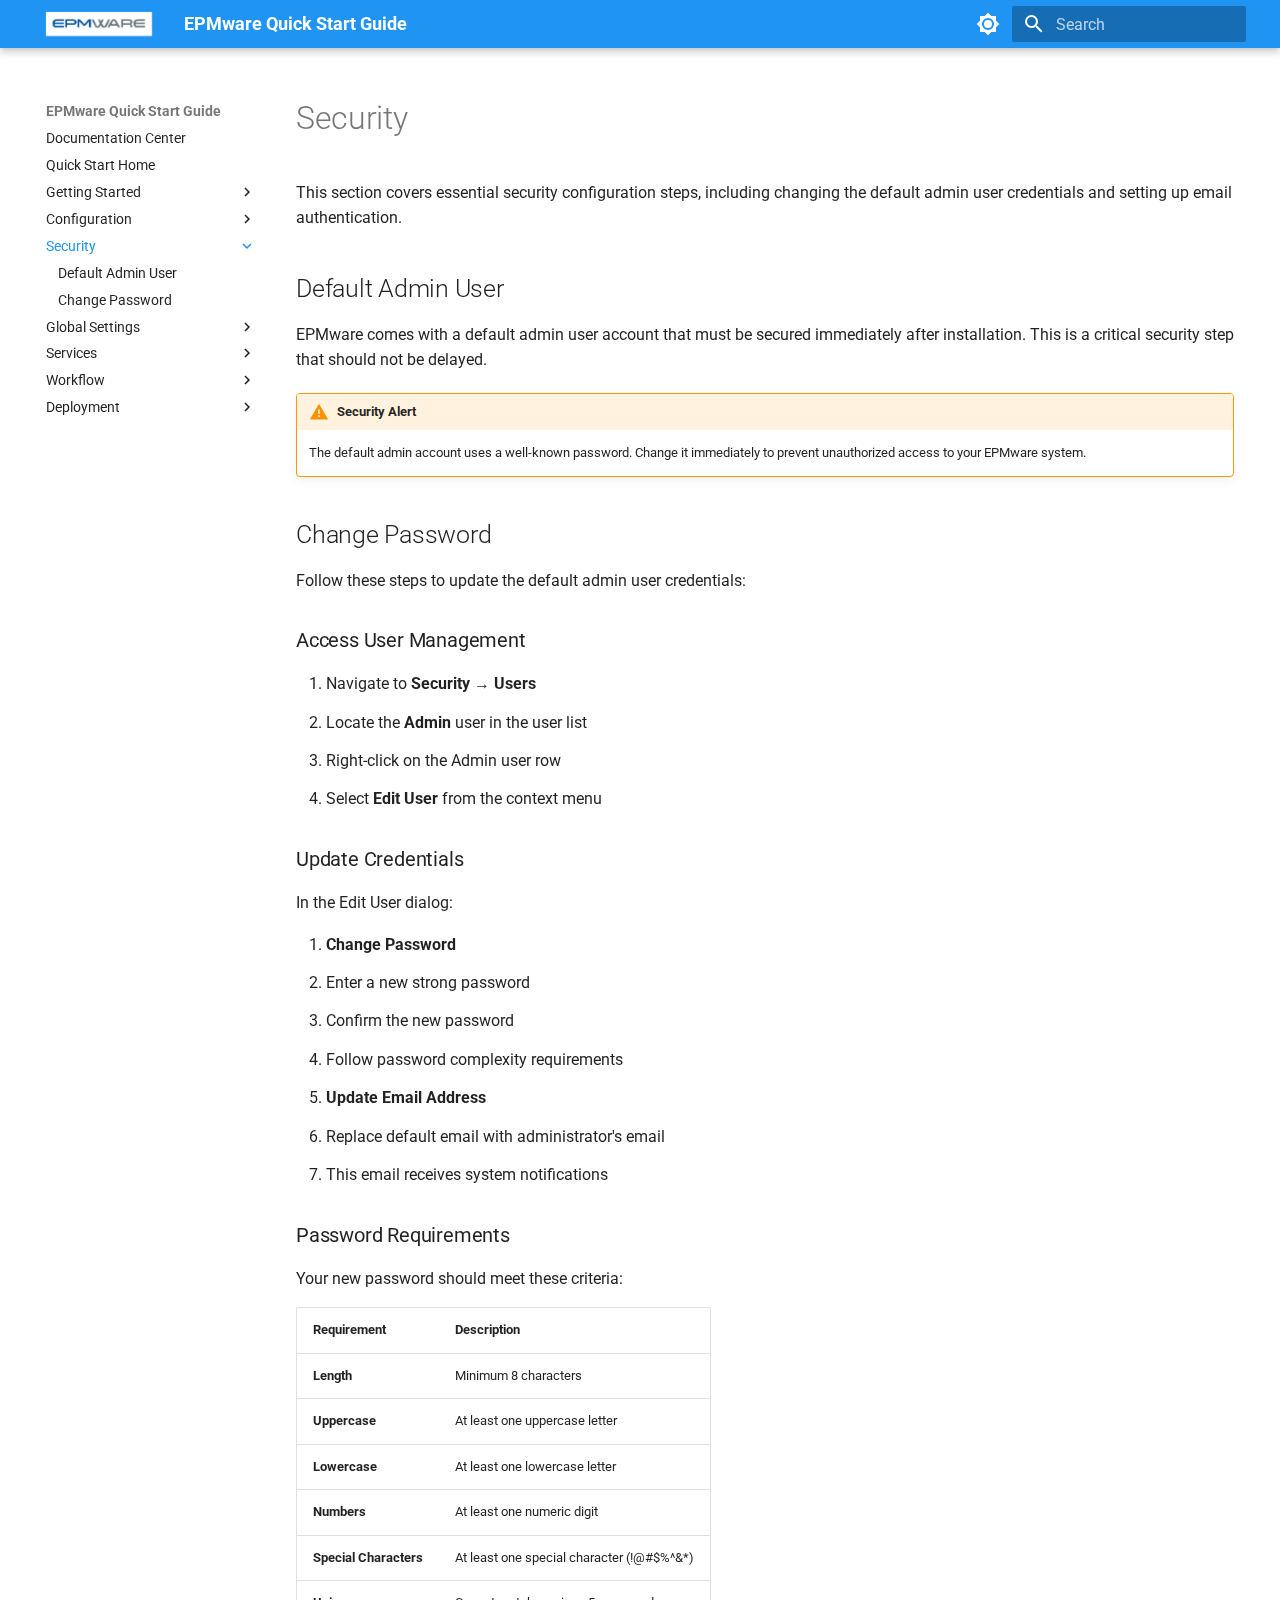
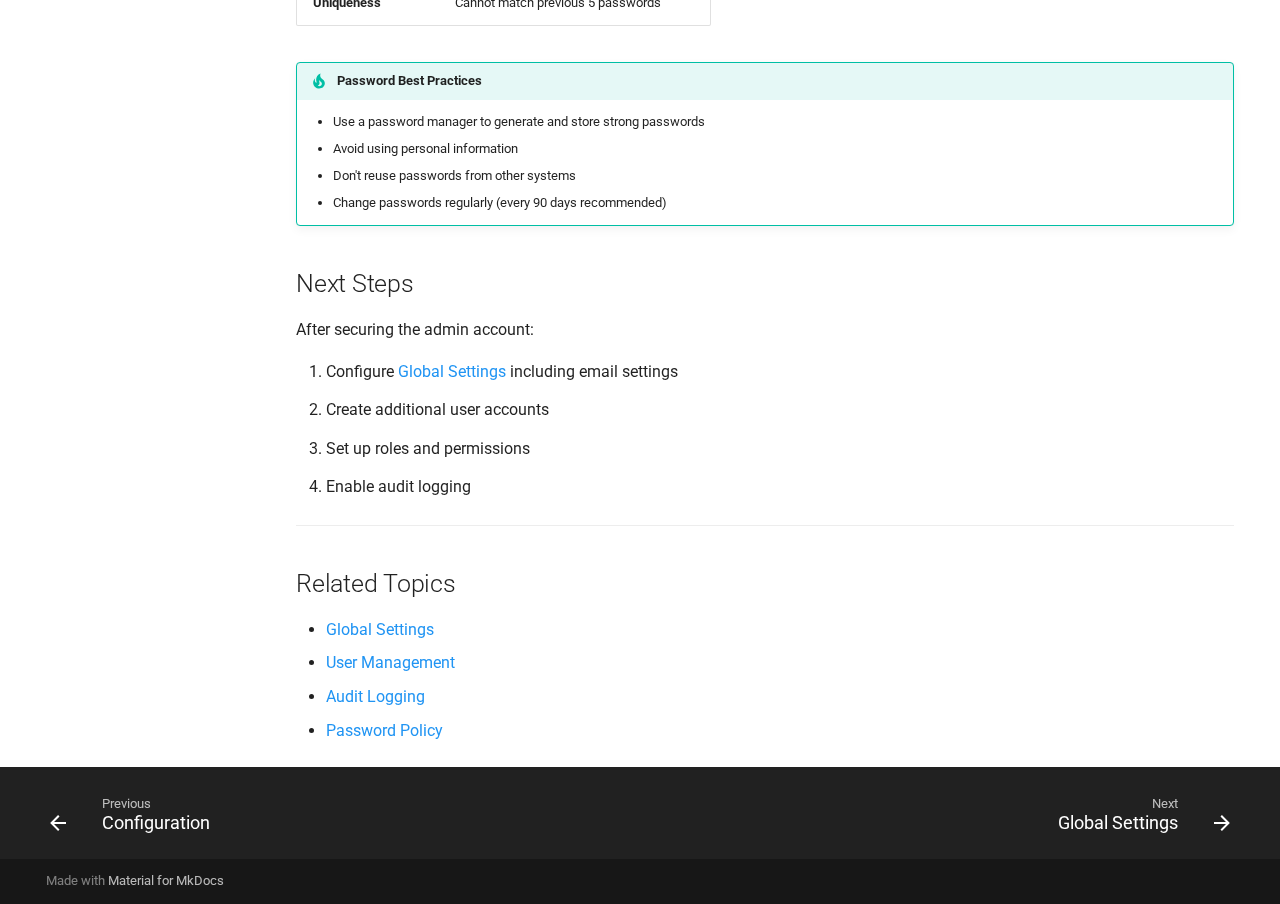
<file: security/index.html>
<!DOCTYPE html><html lang="en" class="no-js"><head>
    
      <meta charset="utf-8">
      <meta name="viewport" content="width=device-width,initial-scale=1">
      
        <meta name="description" content="Quick Start Guide for EPMware master data management and workflow tool">
      
      
        <meta name="author" content="EPMware, Inc.">
      
      
        <link rel="canonical" href="https://quick-start.epmware.com/security/">
      
      
        <link rel="prev" href="../configuration/">
      
      
        <link rel="next" href="../global-settings/">
      
      
      <link rel="icon" href="../assets/images/favicon.ico">
      <meta name="generator" content="mkdocs-1.6.1, mkdocs-material-9.6.22">
    
    
      
        <title>Security - EPMware Quick Start Guide</title>
      
    
    
      <link rel="stylesheet" href="../assets/stylesheets/main.84d31ad4.min.css">
      
        
        <link rel="stylesheet" href="../assets/stylesheets/palette.06af60db.min.css">
      
      


    
    
      
    
    
      
        
        
        <link rel="preconnect" href="https://fonts.gstatic.com" crossorigin>
        <link rel="stylesheet" href="https://fonts.googleapis.com/css?family=Roboto:300,300i,400,400i,700,700i%7CRoboto+Mono:400,400i,700,700i&amp;display=fallback">
        <style>:root{--md-text-font:"Roboto";--md-code-font:"Roboto Mono"}</style>
      
    
    
      <link rel="stylesheet" href="../assets/css/custom.css">
    
    <script>__md_scope=new URL("..",location),__md_hash=e=>[...e].reduce(((e,_)=>(e<<5)-e+_.charCodeAt(0)),0),__md_get=(e,_=localStorage,t=__md_scope)=>JSON.parse(_.getItem(t.pathname+"."+e)),__md_set=(e,_,t=localStorage,a=__md_scope)=>{try{t.setItem(a.pathname+"."+e,JSON.stringify(_))}catch(e){}}</script>
    
      

    
    
    
  <link href="../assets/stylesheets/glightbox.min.css" rel="stylesheet"><script src="../assets/javascripts/glightbox.min.js"></script><style id="glightbox-style">
            html.glightbox-open { overflow: initial; height: 100%; }
            .gslide-title { margin-top: 0px; user-select: text; }
            .gslide-desc { color: #666; user-select: text; }
            .gslide-image img { background: white; }
            .gscrollbar-fixer { padding-right: 15px; }
            .gdesc-inner { font-size: 0.75rem; }
            body[data-md-color-scheme="slate"] .gdesc-inner { background: var(--md-default-bg-color); }
            body[data-md-color-scheme="slate"] .gslide-title { color: var(--md-default-fg-color); }
            body[data-md-color-scheme="slate"] .gslide-desc { color: var(--md-default-fg-color); }
        </style></head>
  
  
    
    
      
    
    
    
    
    <body dir="ltr" data-md-color-scheme="default" data-md-color-primary="blue" data-md-color-accent="orange">
  
    
    <input class="md-toggle" data-md-toggle="drawer" type="checkbox" id="__drawer" autocomplete="off">
    <input class="md-toggle" data-md-toggle="search" type="checkbox" id="__search" autocomplete="off">
    <label class="md-overlay" for="__drawer"></label>
    <div data-md-component="skip">
      
        
        <a href="#security" class="md-skip">
          Skip to content
        </a>
      
    </div>
    <div data-md-component="announce">
      
    </div>
    
    
      

  

<header class="md-header md-header--shadow" data-md-component="header">
  <nav class="md-header__inner md-grid" aria-label="Header">
    <a href=".." title="EPMware Quick Start Guide" class="md-header__button md-logo" aria-label="EPMware Quick Start Guide" data-md-component="logo">
      
  <img src="../assets/images/epmware-logo.png" alt="logo">

    </a>
    <label class="md-header__button md-icon" for="__drawer">
      
      <svg xmlns="http://www.w3.org/2000/svg" viewBox="0 0 24 24"><path d="M3 6h18v2H3zm0 5h18v2H3zm0 5h18v2H3z"></path></svg>
    </label>
    <div class="md-header__title" data-md-component="header-title">
      <div class="md-header__ellipsis">
        <div class="md-header__topic">
          <span class="md-ellipsis">
            EPMware Quick Start Guide
          </span>
        </div>
        <div class="md-header__topic" data-md-component="header-topic">
          <span class="md-ellipsis">
            
              Security
            
          </span>
        </div>
      </div>
    </div>
    
      
        <form class="md-header__option" data-md-component="palette">
  
    
    
    
    <input class="md-option" data-md-color-media="" data-md-color-scheme="default" data-md-color-primary="blue" data-md-color-accent="orange" aria-label="Switch to dark mode" type="radio" name="__palette" id="__palette_0">
    
      <label class="md-header__button md-icon" title="Switch to dark mode" for="__palette_1" hidden>
        <svg xmlns="http://www.w3.org/2000/svg" viewBox="0 0 24 24"><path d="M12 8a4 4 0 0 0-4 4 4 4 0 0 0 4 4 4 4 0 0 0 4-4 4 4 0 0 0-4-4m0 10a6 6 0 0 1-6-6 6 6 0 0 1 6-6 6 6 0 0 1 6 6 6 6 0 0 1-6 6m8-9.31V4h-4.69L12 .69 8.69 4H4v4.69L.69 12 4 15.31V20h4.69L12 23.31 15.31 20H20v-4.69L23.31 12z"></path></svg>
      </label>
    
  
    
    
    
    <input class="md-option" data-md-color-media="" data-md-color-scheme="slate" data-md-color-primary="blue" data-md-color-accent="orange" aria-label="Switch to light mode" type="radio" name="__palette" id="__palette_1">
    
      <label class="md-header__button md-icon" title="Switch to light mode" for="__palette_0" hidden>
        <svg xmlns="http://www.w3.org/2000/svg" viewBox="0 0 24 24"><path d="M12 18c-.89 0-1.74-.2-2.5-.55C11.56 16.5 13 14.42 13 12s-1.44-4.5-3.5-5.45C10.26 6.2 11.11 6 12 6a6 6 0 0 1 6 6 6 6 0 0 1-6 6m8-9.31V4h-4.69L12 .69 8.69 4H4v4.69L.69 12 4 15.31V20h4.69L12 23.31 15.31 20H20v-4.69L23.31 12z"></path></svg>
      </label>
    
  
</form>
      
    
    
      <script>var palette=__md_get("__palette");if(palette&&palette.color){if("(prefers-color-scheme)"===palette.color.media){var media=matchMedia("(prefers-color-scheme: light)"),input=document.querySelector(media.matches?"[data-md-color-media='(prefers-color-scheme: light)']":"[data-md-color-media='(prefers-color-scheme: dark)']");palette.color.media=input.getAttribute("data-md-color-media"),palette.color.scheme=input.getAttribute("data-md-color-scheme"),palette.color.primary=input.getAttribute("data-md-color-primary"),palette.color.accent=input.getAttribute("data-md-color-accent")}for(var[key,value]of Object.entries(palette.color))document.body.setAttribute("data-md-color-"+key,value)}</script>
    
    
    
      
      
        <label class="md-header__button md-icon" for="__search">
          
          <svg xmlns="http://www.w3.org/2000/svg" viewBox="0 0 24 24"><path d="M9.5 3A6.5 6.5 0 0 1 16 9.5c0 1.61-.59 3.09-1.56 4.23l.27.27h.79l5 5-1.5 1.5-5-5v-.79l-.27-.27A6.52 6.52 0 0 1 9.5 16 6.5 6.5 0 0 1 3 9.5 6.5 6.5 0 0 1 9.5 3m0 2C7 5 5 7 5 9.5S7 14 9.5 14 14 12 14 9.5 12 5 9.5 5"></path></svg>
        </label>
        <div class="md-search" data-md-component="search" role="dialog">
  <label class="md-search__overlay" for="__search"></label>
  <div class="md-search__inner" role="search">
    <form class="md-search__form" name="search">
      <input type="text" class="md-search__input" name="query" aria-label="Search" placeholder="Search" autocapitalize="off" autocorrect="off" autocomplete="off" spellcheck="false" data-md-component="search-query" required>
      <label class="md-search__icon md-icon" for="__search">
        
        <svg xmlns="http://www.w3.org/2000/svg" viewBox="0 0 24 24"><path d="M9.5 3A6.5 6.5 0 0 1 16 9.5c0 1.61-.59 3.09-1.56 4.23l.27.27h.79l5 5-1.5 1.5-5-5v-.79l-.27-.27A6.52 6.52 0 0 1 9.5 16 6.5 6.5 0 0 1 3 9.5 6.5 6.5 0 0 1 9.5 3m0 2C7 5 5 7 5 9.5S7 14 9.5 14 14 12 14 9.5 12 5 9.5 5"></path></svg>
        
        <svg xmlns="http://www.w3.org/2000/svg" viewBox="0 0 24 24"><path d="M20 11v2H8l5.5 5.5-1.42 1.42L4.16 12l7.92-7.92L13.5 5.5 8 11z"></path></svg>
      </label>
      <nav class="md-search__options" aria-label="Search">
        
          <a href="javascript:void(0)" class="md-search__icon md-icon" title="Share" aria-label="Share" data-clipboard data-clipboard-text="" data-md-component="search-share" tabindex="-1">
            
            <svg xmlns="http://www.w3.org/2000/svg" viewBox="0 0 24 24"><path d="M18 16.08c-.76 0-1.44.3-1.96.77L8.91 12.7c.05-.23.09-.46.09-.7s-.04-.47-.09-.7l7.05-4.11c.54.5 1.25.81 2.04.81a3 3 0 0 0 3-3 3 3 0 0 0-3-3 3 3 0 0 0-3 3c0 .24.04.47.09.7L8.04 9.81C7.5 9.31 6.79 9 6 9a3 3 0 0 0-3 3 3 3 0 0 0 3 3c.79 0 1.5-.31 2.04-.81l7.12 4.15c-.05.21-.08.43-.08.66 0 1.61 1.31 2.91 2.92 2.91s2.92-1.3 2.92-2.91A2.92 2.92 0 0 0 18 16.08"></path></svg>
          </a>
        
        <button type="reset" class="md-search__icon md-icon" title="Clear" aria-label="Clear" tabindex="-1">
          
          <svg xmlns="http://www.w3.org/2000/svg" viewBox="0 0 24 24"><path d="M19 6.41 17.59 5 12 10.59 6.41 5 5 6.41 10.59 12 5 17.59 6.41 19 12 13.41 17.59 19 19 17.59 13.41 12z"></path></svg>
        </button>
      </nav>
      
        <div class="md-search__suggest" data-md-component="search-suggest"></div>
      
    </form>
    <div class="md-search__output">
      <div class="md-search__scrollwrap" tabindex="0" data-md-scrollfix>
        <div class="md-search-result" data-md-component="search-result">
          <div class="md-search-result__meta">
            Initializing search
          </div>
          <ol class="md-search-result__list" role="presentation"></ol>
        </div>
      </div>
    </div>
  </div>
</div>
      
    
    
  </nav>
  
</header>
    
    <div class="md-container" data-md-component="container">
      
      
        
          
        
      
      <main class="md-main" data-md-component="main">
        <div class="md-main__inner md-grid">
          
            
              
              <div class="md-sidebar md-sidebar--primary" data-md-component="sidebar" data-md-type="navigation">
                <div class="md-sidebar__scrollwrap">
                  <div class="md-sidebar__inner">
                    



  

<nav class="md-nav md-nav--primary md-nav--integrated" aria-label="Navigation" data-md-level="0">
  <label class="md-nav__title" for="__drawer">
    <a href=".." title="EPMware Quick Start Guide" class="md-nav__button md-logo" aria-label="EPMware Quick Start Guide" data-md-component="logo">
      
  <img src="../assets/images/epmware-logo.png" alt="logo">

    </a>
    EPMware Quick Start Guide
  </label>
  
  <ul class="md-nav__list" data-md-scrollfix>
    
      
      
  
  
  
  
    <li class="md-nav__item">
      <a href="https://docs.epmware.com" class="md-nav__link">
        
  
  
  <span class="md-ellipsis">
    Documentation Center
    
  </span>
  

      </a>
    </li>
  

    
      
      
  
  
  
  
    
    
      
        
          
        
      
    
    
    
    
    <li class="md-nav__item md-nav__item--nested">
      
        
        
        <input class="md-nav__toggle md-toggle " type="checkbox" id="__nav_2">
        
          
          <div class="md-nav__link md-nav__container">
            <a href=".." class="md-nav__link ">
              
  
  
  <span class="md-ellipsis">
    Quick Start Home
    
  </span>
  

            </a>
            
          </div>
        
        <nav class="md-nav" data-md-level="1" aria-labelledby="__nav_2_label" aria-expanded="false">
          <label class="md-nav__title" for="__nav_2">
            <span class="md-nav__icon md-icon"></span>
            Quick Start Home
          </label>
          <ul class="md-nav__list" data-md-scrollfix>
            
              
            
          </ul>
        </nav>
      
    </li>
  

    
      
      
  
  
  
  
    
    
      
        
          
        
      
        
      
        
      
    
    
    
    
    <li class="md-nav__item md-nav__item--nested">
      
        
        
        <input class="md-nav__toggle md-toggle " type="checkbox" id="__nav_3">
        
          
          <div class="md-nav__link md-nav__container">
            <a href="../getting-started/" class="md-nav__link ">
              
  
  
  <span class="md-ellipsis">
    Getting Started
    
  </span>
  

            </a>
            
              
              <label class="md-nav__link " for="__nav_3" id="__nav_3_label" tabindex="0">
                <span class="md-nav__icon md-icon"></span>
              </label>
            
          </div>
        
        <nav class="md-nav" data-md-level="1" aria-labelledby="__nav_3_label" aria-expanded="false">
          <label class="md-nav__title" for="__nav_3">
            <span class="md-nav__icon md-icon"></span>
            Getting Started
          </label>
          <ul class="md-nav__list" data-md-scrollfix>
            
              
            
              
                
  
  
  
  
    <li class="md-nav__item">
      <a href="../getting-started/#overview" class="md-nav__link">
        
  
  
  <span class="md-ellipsis">
    Overview
    
  </span>
  

      </a>
    </li>
  

              
            
              
                
  
  
  
  
    <li class="md-nav__item">
      <a href="../getting-started/#prerequisites" class="md-nav__link">
        
  
  
  <span class="md-ellipsis">
    Prerequisites
    
  </span>
  

      </a>
    </li>
  

              
            
          </ul>
        </nav>
      
    </li>
  

    
      
      
  
  
  
  
    
    
      
        
          
        
      
        
      
        
      
    
    
    
    
    <li class="md-nav__item md-nav__item--nested">
      
        
        
        <input class="md-nav__toggle md-toggle " type="checkbox" id="__nav_4">
        
          
          <div class="md-nav__link md-nav__container">
            <a href="../configuration/" class="md-nav__link ">
              
  
  
  <span class="md-ellipsis">
    Configuration
    
  </span>
  

            </a>
            
              
              <label class="md-nav__link " for="__nav_4" id="__nav_4_label" tabindex="0">
                <span class="md-nav__icon md-icon"></span>
              </label>
            
          </div>
        
        <nav class="md-nav" data-md-level="1" aria-labelledby="__nav_4_label" aria-expanded="false">
          <label class="md-nav__title" for="__nav_4">
            <span class="md-nav__icon md-icon"></span>
            Configuration
          </label>
          <ul class="md-nav__list" data-md-scrollfix>
            
              
            
              
                
  
  
  
  
    <li class="md-nav__item">
      <a href="../configuration/#add-target-application-server" class="md-nav__link">
        
  
  
  <span class="md-ellipsis">
    Add Target Application Server
    
  </span>
  

      </a>
    </li>
  

              
            
              
                
  
  
  
  
    <li class="md-nav__item">
      <a href="../configuration/#create-epmware-application" class="md-nav__link">
        
  
  
  <span class="md-ellipsis">
    Create EPMware Application
    
  </span>
  

      </a>
    </li>
  

              
            
          </ul>
        </nav>
      
    </li>
  

    
      
      
  
  
    
  
  
  
    
    
      
        
          
        
      
        
      
        
      
    
    
    
    
    <li class="md-nav__item md-nav__item--active md-nav__item--nested">
      
        
        
        <input class="md-nav__toggle md-toggle " type="checkbox" id="__nav_5" checked>
        
          
          <div class="md-nav__link md-nav__container">
            <a href="./" class="md-nav__link md-nav__link--active">
              
  
  
  <span class="md-ellipsis">
    Security
    
  </span>
  

            </a>
            
              
              <label class="md-nav__link md-nav__link--active" for="__nav_5" id="__nav_5_label" tabindex="0">
                <span class="md-nav__icon md-icon"></span>
              </label>
            
          </div>
        
        <nav class="md-nav" data-md-level="1" aria-labelledby="__nav_5_label" aria-expanded="true">
          <label class="md-nav__title" for="__nav_5">
            <span class="md-nav__icon md-icon"></span>
            Security
          </label>
          <ul class="md-nav__list" data-md-scrollfix>
            
              
            
              
                
  
  
  
  
    <li class="md-nav__item">
      <a href="#default-admin-user" class="md-nav__link">
        
  
  
  <span class="md-ellipsis">
    Default Admin User
    
  </span>
  

      </a>
    </li>
  

              
            
              
                
  
  
  
  
    <li class="md-nav__item">
      <a href="#change-password" class="md-nav__link">
        
  
  
  <span class="md-ellipsis">
    Change Password
    
  </span>
  

      </a>
    </li>
  

              
            
          </ul>
        </nav>
      
    </li>
  

    
      
      
  
  
  
  
    
    
      
        
          
        
      
        
      
        
      
        
      
    
    
    
    
    <li class="md-nav__item md-nav__item--nested">
      
        
        
        <input class="md-nav__toggle md-toggle " type="checkbox" id="__nav_6">
        
          
          <div class="md-nav__link md-nav__container">
            <a href="../global-settings/" class="md-nav__link ">
              
  
  
  <span class="md-ellipsis">
    Global Settings
    
  </span>
  

            </a>
            
              
              <label class="md-nav__link " for="__nav_6" id="__nav_6_label" tabindex="0">
                <span class="md-nav__icon md-icon"></span>
              </label>
            
          </div>
        
        <nav class="md-nav" data-md-level="1" aria-labelledby="__nav_6_label" aria-expanded="false">
          <label class="md-nav__title" for="__nav_6">
            <span class="md-nav__icon md-icon"></span>
            Global Settings
          </label>
          <ul class="md-nav__list" data-md-scrollfix>
            
              
            
              
                
  
  
  
  
    <li class="md-nav__item">
      <a href="../global-settings/#email-settings" class="md-nav__link">
        
  
  
  <span class="md-ellipsis">
    Email Settings
    
  </span>
  

      </a>
    </li>
  

              
            
              
                
  
  
  
  
    <li class="md-nav__item">
      <a href="../global-settings/#application-settings" class="md-nav__link">
        
  
  
  <span class="md-ellipsis">
    Application Settings
    
  </span>
  

      </a>
    </li>
  

              
            
              
                
  
  
  
  
    <li class="md-nav__item">
      <a href="../global-settings/#user-defined-fields-udf" class="md-nav__link">
        
  
  
  <span class="md-ellipsis">
    User Defined Fields
    
  </span>
  

      </a>
    </li>
  

              
            
          </ul>
        </nav>
      
    </li>
  

    
      
      
  
  
  
  
    
    
      
        
          
        
      
        
      
        
      
        
      
    
    
    
    
    <li class="md-nav__item md-nav__item--nested">
      
        
        
        <input class="md-nav__toggle md-toggle " type="checkbox" id="__nav_7">
        
          
          <div class="md-nav__link md-nav__container">
            <a href="../services/" class="md-nav__link ">
              
  
  
  <span class="md-ellipsis">
    Services
    
  </span>
  

            </a>
            
              
              <label class="md-nav__link " for="__nav_7" id="__nav_7_label" tabindex="0">
                <span class="md-nav__icon md-icon"></span>
              </label>
            
          </div>
        
        <nav class="md-nav" data-md-level="1" aria-labelledby="__nav_7_label" aria-expanded="false">
          <label class="md-nav__title" for="__nav_7">
            <span class="md-nav__icon md-icon"></span>
            Services
          </label>
          <ul class="md-nav__list" data-md-scrollfix>
            
              
            
              
                
  
  
  
  
    <li class="md-nav__item">
      <a href="../services/#starting-services" class="md-nav__link">
        
  
  
  <span class="md-ellipsis">
    Starting Services
    
  </span>
  

      </a>
    </li>
  

              
            
              
                
  
  
  
  
    <li class="md-nav__item">
      <a href="../services/#service-types" class="md-nav__link">
        
  
  
  <span class="md-ellipsis">
    Service Types
    
  </span>
  

      </a>
    </li>
  

              
            
              
                
  
  
  
  
    <li class="md-nav__item">
      <a href="../services/#service-monitoring" class="md-nav__link">
        
  
  
  <span class="md-ellipsis">
    Service Monitoring
    
  </span>
  

      </a>
    </li>
  

              
            
          </ul>
        </nav>
      
    </li>
  

    
      
      
  
  
  
  
    
    
      
        
          
        
      
        
      
        
      
        
      
        
      
    
    
    
    
    <li class="md-nav__item md-nav__item--nested">
      
        
        
        <input class="md-nav__toggle md-toggle " type="checkbox" id="__nav_8">
        
          
          <div class="md-nav__link md-nav__container">
            <a href="../workflow/" class="md-nav__link ">
              
  
  
  <span class="md-ellipsis">
    Workflow
    
  </span>
  

            </a>
            
              
              <label class="md-nav__link " for="__nav_8" id="__nav_8_label" tabindex="0">
                <span class="md-nav__icon md-icon"></span>
              </label>
            
          </div>
        
        <nav class="md-nav" data-md-level="1" aria-labelledby="__nav_8_label" aria-expanded="false">
          <label class="md-nav__title" for="__nav_8">
            <span class="md-nav__icon md-icon"></span>
            Workflow
          </label>
          <ul class="md-nav__list" data-md-scrollfix>
            
              
            
              
                
  
  
  
  
    <li class="md-nav__item">
      <a href="../workflow/#create-workflow-tasks" class="md-nav__link">
        
  
  
  <span class="md-ellipsis">
    Create Workflow Tasks
    
  </span>
  

      </a>
    </li>
  

              
            
              
                
  
  
  
  
    <li class="md-nav__item">
      <a href="../workflow/#create-workflow" class="md-nav__link">
        
  
  
  <span class="md-ellipsis">
    Create Workflow
    
  </span>
  

      </a>
    </li>
  

              
            
              
                
  
  
  
  
    <li class="md-nav__item">
      <a href="../workflow/#add-stages" class="md-nav__link">
        
  
  
  <span class="md-ellipsis">
    Add Stages
    
  </span>
  

      </a>
    </li>
  

              
            
              
                
  
  
  
  
    <li class="md-nav__item">
      <a href="../workflow/#assign-tasks-to-stages" class="md-nav__link">
        
  
  
  <span class="md-ellipsis">
    Assign Tasks
    
  </span>
  

      </a>
    </li>
  

              
            
          </ul>
        </nav>
      
    </li>
  

    
      
      
  
  
  
  
    
    
      
        
          
        
      
        
      
        
      
    
    
    
    
    <li class="md-nav__item md-nav__item--nested">
      
        
        
        <input class="md-nav__toggle md-toggle " type="checkbox" id="__nav_9">
        
          
          <div class="md-nav__link md-nav__container">
            <a href="../deployment/" class="md-nav__link ">
              
  
  
  <span class="md-ellipsis">
    Deployment
    
  </span>
  

            </a>
            
              
              <label class="md-nav__link " for="__nav_9" id="__nav_9_label" tabindex="0">
                <span class="md-nav__icon md-icon"></span>
              </label>
            
          </div>
        
        <nav class="md-nav" data-md-level="1" aria-labelledby="__nav_9_label" aria-expanded="false">
          <label class="md-nav__title" for="__nav_9">
            <span class="md-nav__icon md-icon"></span>
            Deployment
          </label>
          <ul class="md-nav__list" data-md-scrollfix>
            
              
            
              
                
  
  
  
  
    <li class="md-nav__item">
      <a href="../deployment/#create-deployment" class="md-nav__link">
        
  
  
  <span class="md-ellipsis">
    Create Deployment
    
  </span>
  

      </a>
    </li>
  

              
            
              
                
  
  
  
  
    <li class="md-nav__item">
      <a href="../deployment/#schedule-deployment" class="md-nav__link">
        
  
  
  <span class="md-ellipsis">
    Schedule Deployment
    
  </span>
  

      </a>
    </li>
  

              
            
          </ul>
        </nav>
      
    </li>
  

    
  </ul>
</nav>
                  </div>
                </div>
              </div>
            
            
          
          
            <div class="md-content" data-md-component="content">
              <article class="md-content__inner md-typeset">
                
                  



<h1 id="security">Security</h1>
<p>This section covers essential security configuration steps, including changing the default admin user credentials and setting up email authentication.</p>
<h2 id="default-admin-user">Default Admin User</h2>
<p>EPMware comes with a default admin user account that must be secured immediately after installation. This is a critical security step that should not be delayed.</p>
<div class="admonition warning">
<p class="admonition-title">Security Alert</p>
<p>The default admin account uses a well-known password. Change it immediately to prevent unauthorized access to your EPMware system.</p>
</div>
<h2 id="change-password">Change Password</h2>
<p>Follow these steps to update the default admin user credentials:</p>
<h3 id="access-user-management">Access User Management</h3>
<ol>
<li>Navigate to <strong>Security</strong> → <strong>Users</strong></li>
<li>Locate the <strong>Admin</strong> user in the user list</li>
<li>Right-click on the Admin user row</li>
<li>Select <strong>Edit User</strong> from the context menu</li>
</ol>
<h3 id="update-credentials">Update Credentials</h3>
<p>In the Edit User dialog:</p>
<ol>
<li><strong>Change Password</strong></li>
<li>Enter a new strong password</li>
<li>Confirm the new password</li>
<li>
<p>Follow password complexity requirements</p>
</li>
<li>
<p><strong>Update Email Address</strong></p>
</li>
<li>Replace default email with administrator's email</li>
<li>This email receives system notifications</li>
</ol>
<h3 id="password-requirements">Password Requirements</h3>
<p>Your new password should meet these criteria:</p>
<table>
<thead>
<tr>
<th>Requirement</th>
<th>Description</th>
</tr>
</thead>
<tbody>
<tr>
<td><strong>Length</strong></td>
<td>Minimum 8 characters</td>
</tr>
<tr>
<td><strong>Uppercase</strong></td>
<td>At least one uppercase letter</td>
</tr>
<tr>
<td><strong>Lowercase</strong></td>
<td>At least one lowercase letter</td>
</tr>
<tr>
<td><strong>Numbers</strong></td>
<td>At least one numeric digit</td>
</tr>
<tr>
<td><strong>Special Characters</strong></td>
<td>At least one special character (!@#$%^&amp;*)</td>
</tr>
<tr>
<td><strong>Uniqueness</strong></td>
<td>Cannot match previous 5 passwords</td>
</tr>
</tbody>
</table>
<div class="admonition tip">
<p class="admonition-title">Password Best Practices</p>
<ul>
<li>Use a password manager to generate and store strong passwords</li>
<li>Avoid using personal information</li>
<li>Don't reuse passwords from other systems</li>
<li>Change passwords regularly (every 90 days recommended)</li>
</ul>
</div>
<h2 id="next-steps">Next Steps</h2>
<p>After securing the admin account:</p>
<ol>
<li>Configure <a href="../global-settings/">Global Settings</a> including email settings</li>
<li>Create additional user accounts</li>
<li>Set up roles and permissions</li>
<li>Enable audit logging</li>
</ol>
<hr>
<h2 id="related-topics">Related Topics</h2>
<ul>
<li><a href="../global-settings/">Global Settings</a></li>
<li><a href="../reference/">User Management</a></li>
<li><a href="../reference/#audit-logging">Audit Logging</a></li>
<li><a href="../reference/#password-policy">Password Policy</a></li>
</ul>












                
              </article>
            </div>
          
          
<script>var target=document.getElementById(location.hash.slice(1));target&&target.name&&(target.checked=target.name.startsWith("__tabbed_"))</script>
        </div>
        
          <button type="button" class="md-top md-icon" data-md-component="top" hidden>
  
  <svg xmlns="http://www.w3.org/2000/svg" viewBox="0 0 24 24"><path d="M13 20h-2V8l-5.5 5.5-1.42-1.42L12 4.16l7.92 7.92-1.42 1.42L13 8z"></path></svg>
  Back to top
</button>
        
      </main>
      
        <footer class="md-footer">
  
    
      
      <nav class="md-footer__inner md-grid" aria-label="Footer">
        
          
          <a href="../configuration/" class="md-footer__link md-footer__link--prev" aria-label="Previous: Configuration">
            <div class="md-footer__button md-icon">
              
              <svg xmlns="http://www.w3.org/2000/svg" viewBox="0 0 24 24"><path d="M20 11v2H8l5.5 5.5-1.42 1.42L4.16 12l7.92-7.92L13.5 5.5 8 11z"></path></svg>
            </div>
            <div class="md-footer__title">
              <span class="md-footer__direction">
                Previous
              </span>
              <div class="md-ellipsis">
                Configuration
              </div>
            </div>
          </a>
        
        
          
          <a href="../global-settings/" class="md-footer__link md-footer__link--next" aria-label="Next: Global Settings">
            <div class="md-footer__title">
              <span class="md-footer__direction">
                Next
              </span>
              <div class="md-ellipsis">
                Global Settings
              </div>
            </div>
            <div class="md-footer__button md-icon">
              
              <svg xmlns="http://www.w3.org/2000/svg" viewBox="0 0 24 24"><path d="M4 11v2h12l-5.5 5.5 1.42 1.42L19.84 12l-7.92-7.92L10.5 5.5 16 11z"></path></svg>
            </div>
          </a>
        
      </nav>
    
  
  <div class="md-footer-meta md-typeset">
    <div class="md-footer-meta__inner md-grid">
      <div class="md-copyright">
  
  
    Made with
    <a href="https://squidfunk.github.io/mkdocs-material/" target="_blank" rel="noopener">
      Material for MkDocs
    </a>
  
</div>
      
    </div>
  </div>
</footer>
      
    </div>
    <div class="md-dialog" data-md-component="dialog">
      <div class="md-dialog__inner md-typeset"></div>
    </div>
    
    
    
      
      <script id="__config" type="application/json">{"base": "..", "features": ["navigation.top", "navigation.tracking", "navigation.indexes", "search.highlight", "search.share", "search.suggest", "content.code.copy", "content.tooltips", "navigation.footer", "toc.follow", "toc.integrate"], "search": "../assets/javascripts/workers/search.973d3a69.min.js", "tags": null, "translations": {"clipboard.copied": "Copied to clipboard", "clipboard.copy": "Copy to clipboard", "search.result.more.one": "1 more on this page", "search.result.more.other": "# more on this page", "search.result.none": "No matching documents", "search.result.one": "1 matching document", "search.result.other": "# matching documents", "search.result.placeholder": "Type to start searching", "search.result.term.missing": "Missing", "select.version": "Select version"}, "version": null}</script>
    
    
      <script src="../assets/javascripts/bundle.f55a23d4.min.js"></script>
      
    
  
<script id="init-glightbox">const lightbox = GLightbox({"touchNavigation": true, "loop": false, "zoomable": true, "draggable": true, "openEffect": "zoom", "closeEffect": "zoom", "slideEffect": "slide"});
document$.subscribe(()=>{ lightbox.reload(); });
</script></body></html>
</file>
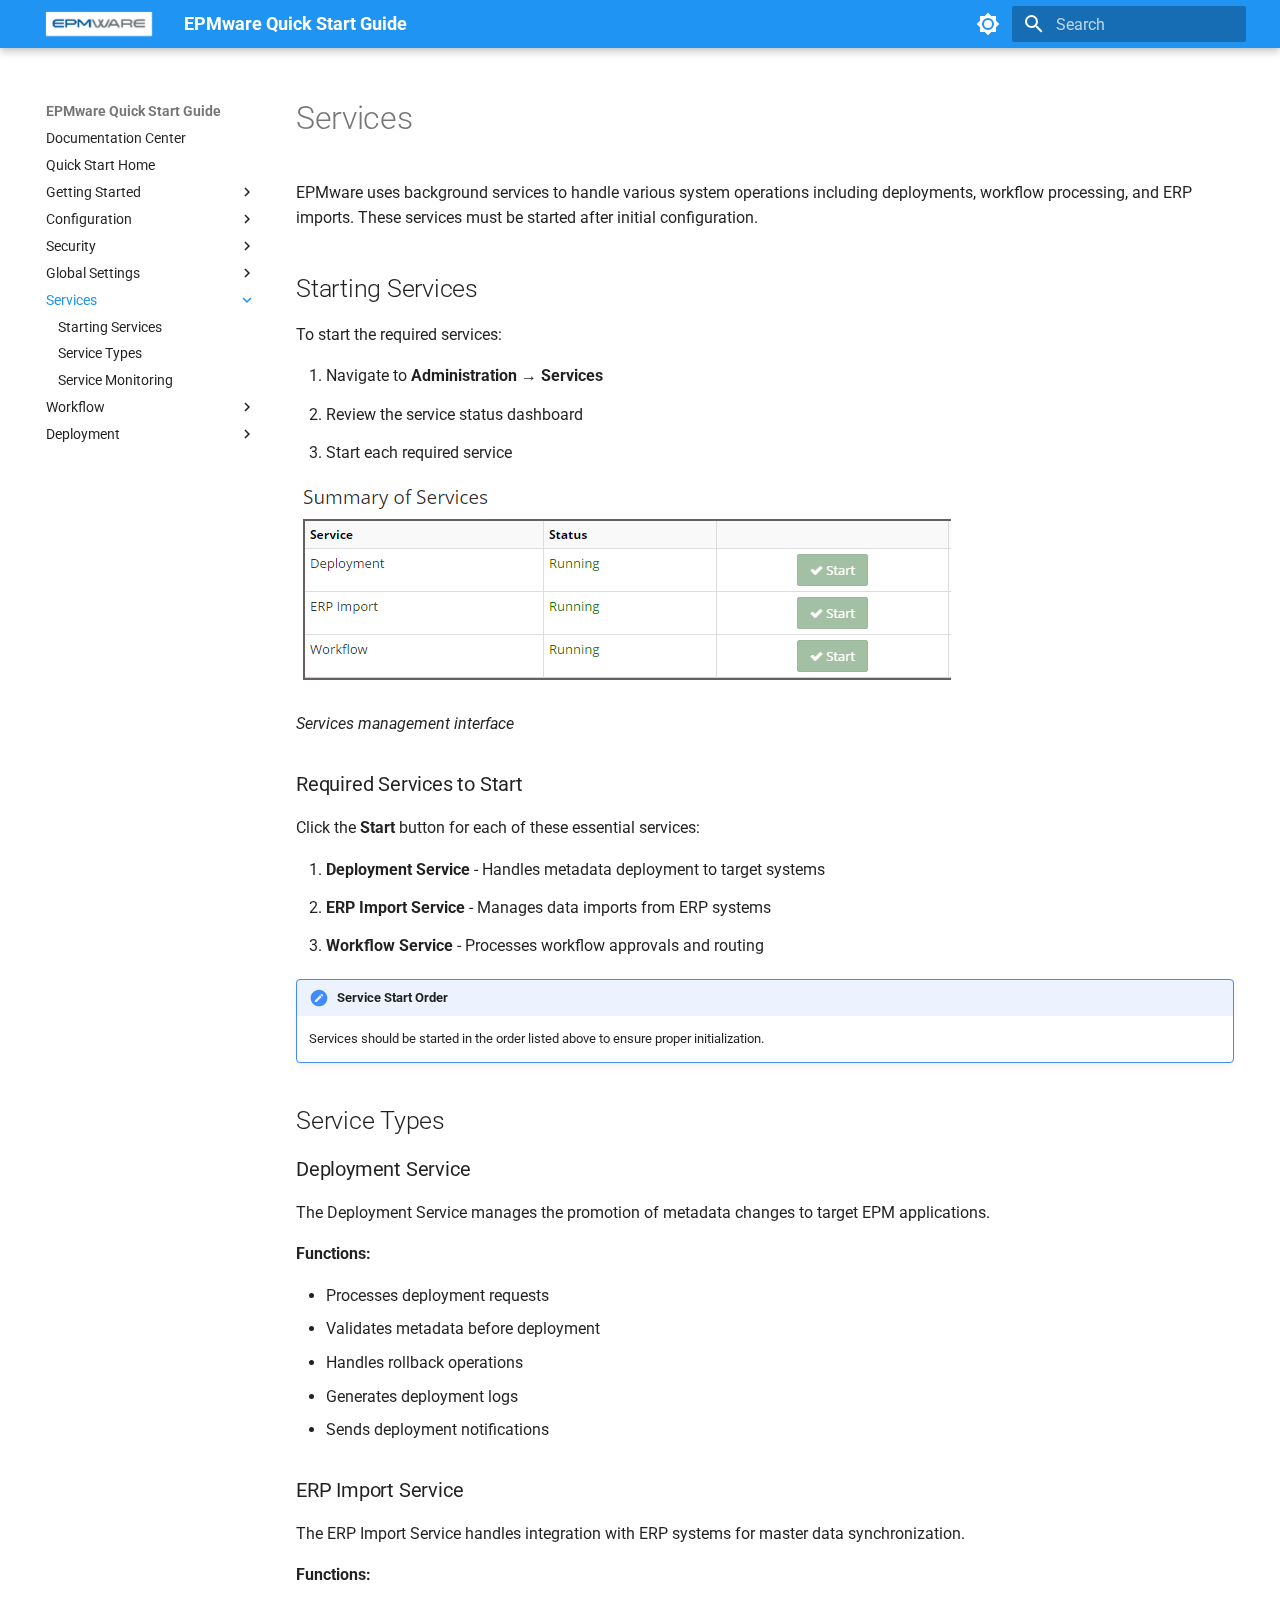
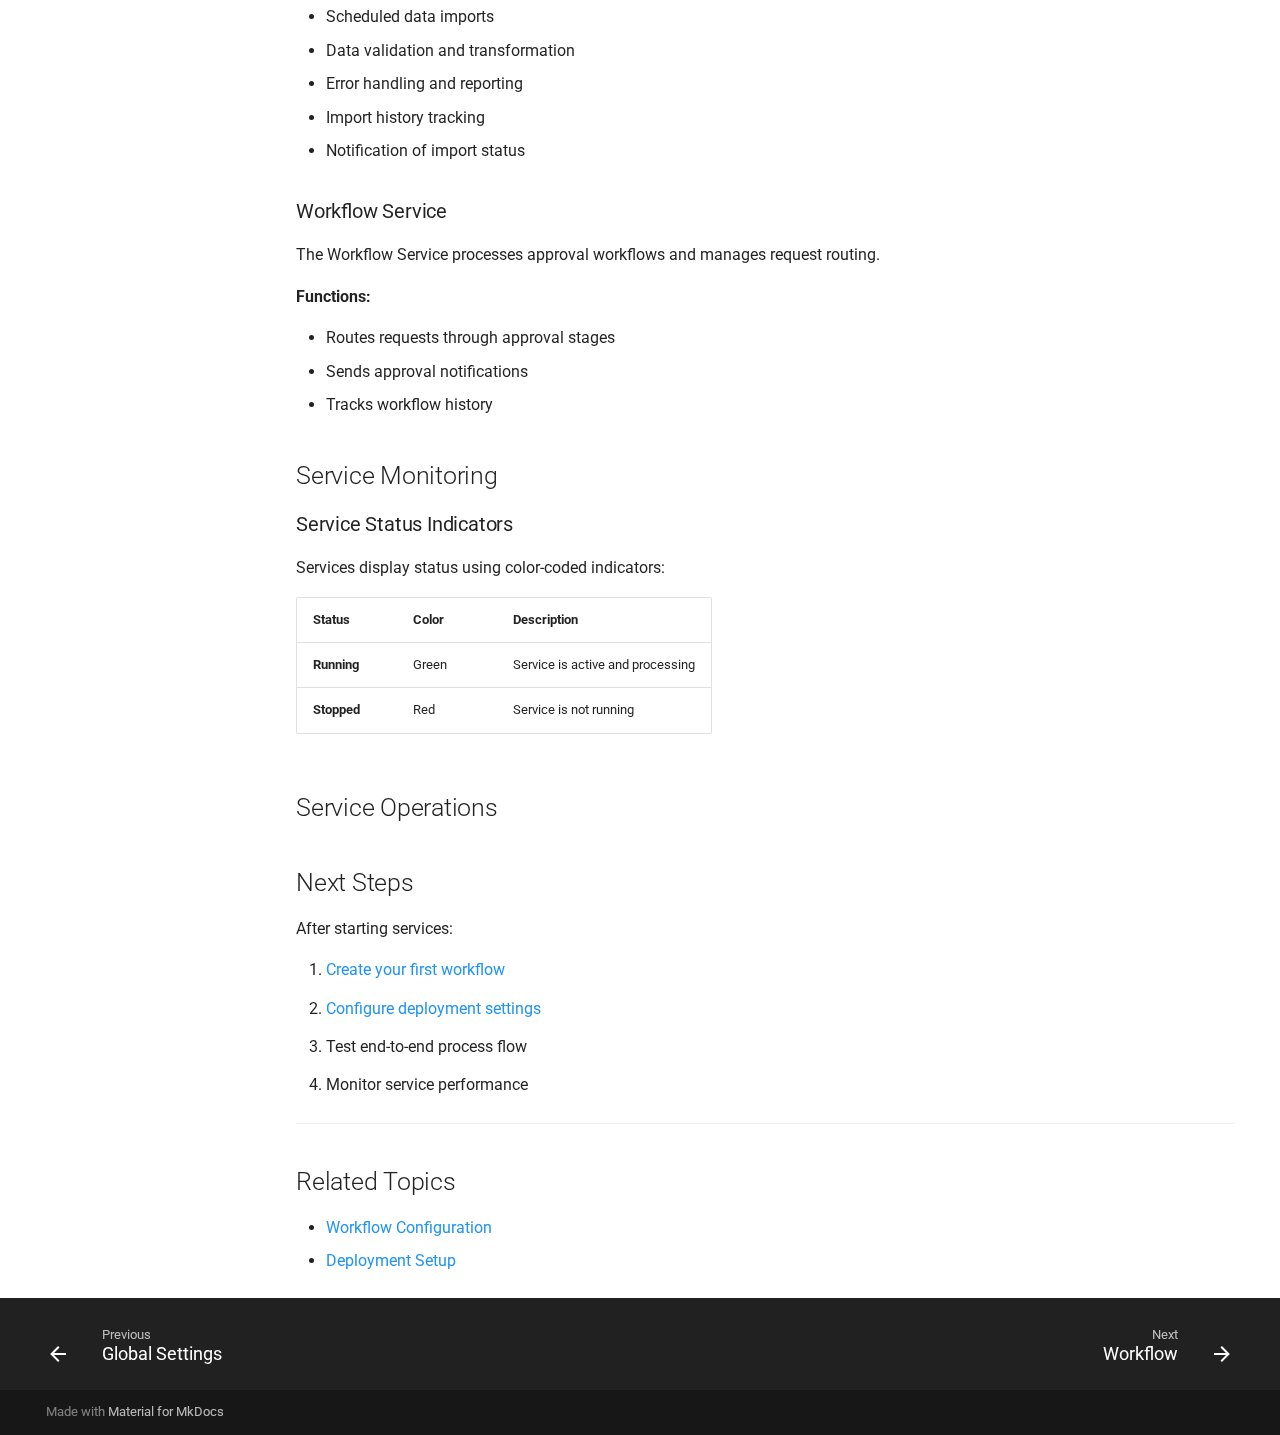
<file: services/index.html>
<!DOCTYPE html><html lang="en" class="no-js"><head>
    
      <meta charset="utf-8">
      <meta name="viewport" content="width=device-width,initial-scale=1">
      
        <meta name="description" content="Quick Start Guide for EPMware master data management and workflow tool">
      
      
        <meta name="author" content="EPMware, Inc.">
      
      
        <link rel="canonical" href="https://quick-start.epmware.com/services/">
      
      
        <link rel="prev" href="../global-settings/">
      
      
        <link rel="next" href="../workflow/">
      
      
      <link rel="icon" href="../assets/images/favicon.ico">
      <meta name="generator" content="mkdocs-1.6.1, mkdocs-material-9.6.22">
    
    
      
        <title>Services - EPMware Quick Start Guide</title>
      
    
    
      <link rel="stylesheet" href="../assets/stylesheets/main.84d31ad4.min.css">
      
        
        <link rel="stylesheet" href="../assets/stylesheets/palette.06af60db.min.css">
      
      


    
    
      
    
    
      
        
        
        <link rel="preconnect" href="https://fonts.gstatic.com" crossorigin>
        <link rel="stylesheet" href="https://fonts.googleapis.com/css?family=Roboto:300,300i,400,400i,700,700i%7CRoboto+Mono:400,400i,700,700i&amp;display=fallback">
        <style>:root{--md-text-font:"Roboto";--md-code-font:"Roboto Mono"}</style>
      
    
    
      <link rel="stylesheet" href="../assets/css/custom.css">
    
    <script>__md_scope=new URL("..",location),__md_hash=e=>[...e].reduce(((e,_)=>(e<<5)-e+_.charCodeAt(0)),0),__md_get=(e,_=localStorage,t=__md_scope)=>JSON.parse(_.getItem(t.pathname+"."+e)),__md_set=(e,_,t=localStorage,a=__md_scope)=>{try{t.setItem(a.pathname+"."+e,JSON.stringify(_))}catch(e){}}</script>
    
      

    
    
    
  <link href="../assets/stylesheets/glightbox.min.css" rel="stylesheet"><script src="../assets/javascripts/glightbox.min.js"></script><style id="glightbox-style">
            html.glightbox-open { overflow: initial; height: 100%; }
            .gslide-title { margin-top: 0px; user-select: text; }
            .gslide-desc { color: #666; user-select: text; }
            .gslide-image img { background: white; }
            .gscrollbar-fixer { padding-right: 15px; }
            .gdesc-inner { font-size: 0.75rem; }
            body[data-md-color-scheme="slate"] .gdesc-inner { background: var(--md-default-bg-color); }
            body[data-md-color-scheme="slate"] .gslide-title { color: var(--md-default-fg-color); }
            body[data-md-color-scheme="slate"] .gslide-desc { color: var(--md-default-fg-color); }
        </style></head>
  
  
    
    
      
    
    
    
    
    <body dir="ltr" data-md-color-scheme="default" data-md-color-primary="blue" data-md-color-accent="orange">
  
    
    <input class="md-toggle" data-md-toggle="drawer" type="checkbox" id="__drawer" autocomplete="off">
    <input class="md-toggle" data-md-toggle="search" type="checkbox" id="__search" autocomplete="off">
    <label class="md-overlay" for="__drawer"></label>
    <div data-md-component="skip">
      
        
        <a href="#services" class="md-skip">
          Skip to content
        </a>
      
    </div>
    <div data-md-component="announce">
      
    </div>
    
    
      

  

<header class="md-header md-header--shadow" data-md-component="header">
  <nav class="md-header__inner md-grid" aria-label="Header">
    <a href=".." title="EPMware Quick Start Guide" class="md-header__button md-logo" aria-label="EPMware Quick Start Guide" data-md-component="logo">
      
  <img src="../assets/images/epmware-logo.png" alt="logo">

    </a>
    <label class="md-header__button md-icon" for="__drawer">
      
      <svg xmlns="http://www.w3.org/2000/svg" viewBox="0 0 24 24"><path d="M3 6h18v2H3zm0 5h18v2H3zm0 5h18v2H3z"></path></svg>
    </label>
    <div class="md-header__title" data-md-component="header-title">
      <div class="md-header__ellipsis">
        <div class="md-header__topic">
          <span class="md-ellipsis">
            EPMware Quick Start Guide
          </span>
        </div>
        <div class="md-header__topic" data-md-component="header-topic">
          <span class="md-ellipsis">
            
              Services
            
          </span>
        </div>
      </div>
    </div>
    
      
        <form class="md-header__option" data-md-component="palette">
  
    
    
    
    <input class="md-option" data-md-color-media="" data-md-color-scheme="default" data-md-color-primary="blue" data-md-color-accent="orange" aria-label="Switch to dark mode" type="radio" name="__palette" id="__palette_0">
    
      <label class="md-header__button md-icon" title="Switch to dark mode" for="__palette_1" hidden>
        <svg xmlns="http://www.w3.org/2000/svg" viewBox="0 0 24 24"><path d="M12 8a4 4 0 0 0-4 4 4 4 0 0 0 4 4 4 4 0 0 0 4-4 4 4 0 0 0-4-4m0 10a6 6 0 0 1-6-6 6 6 0 0 1 6-6 6 6 0 0 1 6 6 6 6 0 0 1-6 6m8-9.31V4h-4.69L12 .69 8.69 4H4v4.69L.69 12 4 15.31V20h4.69L12 23.31 15.31 20H20v-4.69L23.31 12z"></path></svg>
      </label>
    
  
    
    
    
    <input class="md-option" data-md-color-media="" data-md-color-scheme="slate" data-md-color-primary="blue" data-md-color-accent="orange" aria-label="Switch to light mode" type="radio" name="__palette" id="__palette_1">
    
      <label class="md-header__button md-icon" title="Switch to light mode" for="__palette_0" hidden>
        <svg xmlns="http://www.w3.org/2000/svg" viewBox="0 0 24 24"><path d="M12 18c-.89 0-1.74-.2-2.5-.55C11.56 16.5 13 14.42 13 12s-1.44-4.5-3.5-5.45C10.26 6.2 11.11 6 12 6a6 6 0 0 1 6 6 6 6 0 0 1-6 6m8-9.31V4h-4.69L12 .69 8.69 4H4v4.69L.69 12 4 15.31V20h4.69L12 23.31 15.31 20H20v-4.69L23.31 12z"></path></svg>
      </label>
    
  
</form>
      
    
    
      <script>var palette=__md_get("__palette");if(palette&&palette.color){if("(prefers-color-scheme)"===palette.color.media){var media=matchMedia("(prefers-color-scheme: light)"),input=document.querySelector(media.matches?"[data-md-color-media='(prefers-color-scheme: light)']":"[data-md-color-media='(prefers-color-scheme: dark)']");palette.color.media=input.getAttribute("data-md-color-media"),palette.color.scheme=input.getAttribute("data-md-color-scheme"),palette.color.primary=input.getAttribute("data-md-color-primary"),palette.color.accent=input.getAttribute("data-md-color-accent")}for(var[key,value]of Object.entries(palette.color))document.body.setAttribute("data-md-color-"+key,value)}</script>
    
    
    
      
      
        <label class="md-header__button md-icon" for="__search">
          
          <svg xmlns="http://www.w3.org/2000/svg" viewBox="0 0 24 24"><path d="M9.5 3A6.5 6.5 0 0 1 16 9.5c0 1.61-.59 3.09-1.56 4.23l.27.27h.79l5 5-1.5 1.5-5-5v-.79l-.27-.27A6.52 6.52 0 0 1 9.5 16 6.5 6.5 0 0 1 3 9.5 6.5 6.5 0 0 1 9.5 3m0 2C7 5 5 7 5 9.5S7 14 9.5 14 14 12 14 9.5 12 5 9.5 5"></path></svg>
        </label>
        <div class="md-search" data-md-component="search" role="dialog">
  <label class="md-search__overlay" for="__search"></label>
  <div class="md-search__inner" role="search">
    <form class="md-search__form" name="search">
      <input type="text" class="md-search__input" name="query" aria-label="Search" placeholder="Search" autocapitalize="off" autocorrect="off" autocomplete="off" spellcheck="false" data-md-component="search-query" required>
      <label class="md-search__icon md-icon" for="__search">
        
        <svg xmlns="http://www.w3.org/2000/svg" viewBox="0 0 24 24"><path d="M9.5 3A6.5 6.5 0 0 1 16 9.5c0 1.61-.59 3.09-1.56 4.23l.27.27h.79l5 5-1.5 1.5-5-5v-.79l-.27-.27A6.52 6.52 0 0 1 9.5 16 6.5 6.5 0 0 1 3 9.5 6.5 6.5 0 0 1 9.5 3m0 2C7 5 5 7 5 9.5S7 14 9.5 14 14 12 14 9.5 12 5 9.5 5"></path></svg>
        
        <svg xmlns="http://www.w3.org/2000/svg" viewBox="0 0 24 24"><path d="M20 11v2H8l5.5 5.5-1.42 1.42L4.16 12l7.92-7.92L13.5 5.5 8 11z"></path></svg>
      </label>
      <nav class="md-search__options" aria-label="Search">
        
          <a href="javascript:void(0)" class="md-search__icon md-icon" title="Share" aria-label="Share" data-clipboard data-clipboard-text="" data-md-component="search-share" tabindex="-1">
            
            <svg xmlns="http://www.w3.org/2000/svg" viewBox="0 0 24 24"><path d="M18 16.08c-.76 0-1.44.3-1.96.77L8.91 12.7c.05-.23.09-.46.09-.7s-.04-.47-.09-.7l7.05-4.11c.54.5 1.25.81 2.04.81a3 3 0 0 0 3-3 3 3 0 0 0-3-3 3 3 0 0 0-3 3c0 .24.04.47.09.7L8.04 9.81C7.5 9.31 6.79 9 6 9a3 3 0 0 0-3 3 3 3 0 0 0 3 3c.79 0 1.5-.31 2.04-.81l7.12 4.15c-.05.21-.08.43-.08.66 0 1.61 1.31 2.91 2.92 2.91s2.92-1.3 2.92-2.91A2.92 2.92 0 0 0 18 16.08"></path></svg>
          </a>
        
        <button type="reset" class="md-search__icon md-icon" title="Clear" aria-label="Clear" tabindex="-1">
          
          <svg xmlns="http://www.w3.org/2000/svg" viewBox="0 0 24 24"><path d="M19 6.41 17.59 5 12 10.59 6.41 5 5 6.41 10.59 12 5 17.59 6.41 19 12 13.41 17.59 19 19 17.59 13.41 12z"></path></svg>
        </button>
      </nav>
      
        <div class="md-search__suggest" data-md-component="search-suggest"></div>
      
    </form>
    <div class="md-search__output">
      <div class="md-search__scrollwrap" tabindex="0" data-md-scrollfix>
        <div class="md-search-result" data-md-component="search-result">
          <div class="md-search-result__meta">
            Initializing search
          </div>
          <ol class="md-search-result__list" role="presentation"></ol>
        </div>
      </div>
    </div>
  </div>
</div>
      
    
    
  </nav>
  
</header>
    
    <div class="md-container" data-md-component="container">
      
      
        
          
        
      
      <main class="md-main" data-md-component="main">
        <div class="md-main__inner md-grid">
          
            
              
              <div class="md-sidebar md-sidebar--primary" data-md-component="sidebar" data-md-type="navigation">
                <div class="md-sidebar__scrollwrap">
                  <div class="md-sidebar__inner">
                    



  

<nav class="md-nav md-nav--primary md-nav--integrated" aria-label="Navigation" data-md-level="0">
  <label class="md-nav__title" for="__drawer">
    <a href=".." title="EPMware Quick Start Guide" class="md-nav__button md-logo" aria-label="EPMware Quick Start Guide" data-md-component="logo">
      
  <img src="../assets/images/epmware-logo.png" alt="logo">

    </a>
    EPMware Quick Start Guide
  </label>
  
  <ul class="md-nav__list" data-md-scrollfix>
    
      
      
  
  
  
  
    <li class="md-nav__item">
      <a href="https://docs.epmware.com" class="md-nav__link">
        
  
  
  <span class="md-ellipsis">
    Documentation Center
    
  </span>
  

      </a>
    </li>
  

    
      
      
  
  
  
  
    
    
      
        
          
        
      
    
    
    
    
    <li class="md-nav__item md-nav__item--nested">
      
        
        
        <input class="md-nav__toggle md-toggle " type="checkbox" id="__nav_2">
        
          
          <div class="md-nav__link md-nav__container">
            <a href=".." class="md-nav__link ">
              
  
  
  <span class="md-ellipsis">
    Quick Start Home
    
  </span>
  

            </a>
            
          </div>
        
        <nav class="md-nav" data-md-level="1" aria-labelledby="__nav_2_label" aria-expanded="false">
          <label class="md-nav__title" for="__nav_2">
            <span class="md-nav__icon md-icon"></span>
            Quick Start Home
          </label>
          <ul class="md-nav__list" data-md-scrollfix>
            
              
            
          </ul>
        </nav>
      
    </li>
  

    
      
      
  
  
  
  
    
    
      
        
          
        
      
        
      
        
      
    
    
    
    
    <li class="md-nav__item md-nav__item--nested">
      
        
        
        <input class="md-nav__toggle md-toggle " type="checkbox" id="__nav_3">
        
          
          <div class="md-nav__link md-nav__container">
            <a href="../getting-started/" class="md-nav__link ">
              
  
  
  <span class="md-ellipsis">
    Getting Started
    
  </span>
  

            </a>
            
              
              <label class="md-nav__link " for="__nav_3" id="__nav_3_label" tabindex="0">
                <span class="md-nav__icon md-icon"></span>
              </label>
            
          </div>
        
        <nav class="md-nav" data-md-level="1" aria-labelledby="__nav_3_label" aria-expanded="false">
          <label class="md-nav__title" for="__nav_3">
            <span class="md-nav__icon md-icon"></span>
            Getting Started
          </label>
          <ul class="md-nav__list" data-md-scrollfix>
            
              
            
              
                
  
  
  
  
    <li class="md-nav__item">
      <a href="../getting-started/#overview" class="md-nav__link">
        
  
  
  <span class="md-ellipsis">
    Overview
    
  </span>
  

      </a>
    </li>
  

              
            
              
                
  
  
  
  
    <li class="md-nav__item">
      <a href="../getting-started/#prerequisites" class="md-nav__link">
        
  
  
  <span class="md-ellipsis">
    Prerequisites
    
  </span>
  

      </a>
    </li>
  

              
            
          </ul>
        </nav>
      
    </li>
  

    
      
      
  
  
  
  
    
    
      
        
          
        
      
        
      
        
      
    
    
    
    
    <li class="md-nav__item md-nav__item--nested">
      
        
        
        <input class="md-nav__toggle md-toggle " type="checkbox" id="__nav_4">
        
          
          <div class="md-nav__link md-nav__container">
            <a href="../configuration/" class="md-nav__link ">
              
  
  
  <span class="md-ellipsis">
    Configuration
    
  </span>
  

            </a>
            
              
              <label class="md-nav__link " for="__nav_4" id="__nav_4_label" tabindex="0">
                <span class="md-nav__icon md-icon"></span>
              </label>
            
          </div>
        
        <nav class="md-nav" data-md-level="1" aria-labelledby="__nav_4_label" aria-expanded="false">
          <label class="md-nav__title" for="__nav_4">
            <span class="md-nav__icon md-icon"></span>
            Configuration
          </label>
          <ul class="md-nav__list" data-md-scrollfix>
            
              
            
              
                
  
  
  
  
    <li class="md-nav__item">
      <a href="../configuration/#add-target-application-server" class="md-nav__link">
        
  
  
  <span class="md-ellipsis">
    Add Target Application Server
    
  </span>
  

      </a>
    </li>
  

              
            
              
                
  
  
  
  
    <li class="md-nav__item">
      <a href="../configuration/#create-epmware-application" class="md-nav__link">
        
  
  
  <span class="md-ellipsis">
    Create EPMware Application
    
  </span>
  

      </a>
    </li>
  

              
            
          </ul>
        </nav>
      
    </li>
  

    
      
      
  
  
  
  
    
    
      
        
          
        
      
        
      
        
      
    
    
    
    
    <li class="md-nav__item md-nav__item--nested">
      
        
        
        <input class="md-nav__toggle md-toggle " type="checkbox" id="__nav_5">
        
          
          <div class="md-nav__link md-nav__container">
            <a href="../security/" class="md-nav__link ">
              
  
  
  <span class="md-ellipsis">
    Security
    
  </span>
  

            </a>
            
              
              <label class="md-nav__link " for="__nav_5" id="__nav_5_label" tabindex="0">
                <span class="md-nav__icon md-icon"></span>
              </label>
            
          </div>
        
        <nav class="md-nav" data-md-level="1" aria-labelledby="__nav_5_label" aria-expanded="false">
          <label class="md-nav__title" for="__nav_5">
            <span class="md-nav__icon md-icon"></span>
            Security
          </label>
          <ul class="md-nav__list" data-md-scrollfix>
            
              
            
              
                
  
  
  
  
    <li class="md-nav__item">
      <a href="../security/#default-admin-user" class="md-nav__link">
        
  
  
  <span class="md-ellipsis">
    Default Admin User
    
  </span>
  

      </a>
    </li>
  

              
            
              
                
  
  
  
  
    <li class="md-nav__item">
      <a href="../security/#change-password" class="md-nav__link">
        
  
  
  <span class="md-ellipsis">
    Change Password
    
  </span>
  

      </a>
    </li>
  

              
            
          </ul>
        </nav>
      
    </li>
  

    
      
      
  
  
  
  
    
    
      
        
          
        
      
        
      
        
      
        
      
    
    
    
    
    <li class="md-nav__item md-nav__item--nested">
      
        
        
        <input class="md-nav__toggle md-toggle " type="checkbox" id="__nav_6">
        
          
          <div class="md-nav__link md-nav__container">
            <a href="../global-settings/" class="md-nav__link ">
              
  
  
  <span class="md-ellipsis">
    Global Settings
    
  </span>
  

            </a>
            
              
              <label class="md-nav__link " for="__nav_6" id="__nav_6_label" tabindex="0">
                <span class="md-nav__icon md-icon"></span>
              </label>
            
          </div>
        
        <nav class="md-nav" data-md-level="1" aria-labelledby="__nav_6_label" aria-expanded="false">
          <label class="md-nav__title" for="__nav_6">
            <span class="md-nav__icon md-icon"></span>
            Global Settings
          </label>
          <ul class="md-nav__list" data-md-scrollfix>
            
              
            
              
                
  
  
  
  
    <li class="md-nav__item">
      <a href="../global-settings/#email-settings" class="md-nav__link">
        
  
  
  <span class="md-ellipsis">
    Email Settings
    
  </span>
  

      </a>
    </li>
  

              
            
              
                
  
  
  
  
    <li class="md-nav__item">
      <a href="../global-settings/#application-settings" class="md-nav__link">
        
  
  
  <span class="md-ellipsis">
    Application Settings
    
  </span>
  

      </a>
    </li>
  

              
            
              
                
  
  
  
  
    <li class="md-nav__item">
      <a href="../global-settings/#user-defined-fields-udf" class="md-nav__link">
        
  
  
  <span class="md-ellipsis">
    User Defined Fields
    
  </span>
  

      </a>
    </li>
  

              
            
          </ul>
        </nav>
      
    </li>
  

    
      
      
  
  
    
  
  
  
    
    
      
        
          
        
      
        
      
        
      
        
      
    
    
    
    
    <li class="md-nav__item md-nav__item--active md-nav__item--nested">
      
        
        
        <input class="md-nav__toggle md-toggle " type="checkbox" id="__nav_7" checked>
        
          
          <div class="md-nav__link md-nav__container">
            <a href="./" class="md-nav__link md-nav__link--active">
              
  
  
  <span class="md-ellipsis">
    Services
    
  </span>
  

            </a>
            
              
              <label class="md-nav__link md-nav__link--active" for="__nav_7" id="__nav_7_label" tabindex="0">
                <span class="md-nav__icon md-icon"></span>
              </label>
            
          </div>
        
        <nav class="md-nav" data-md-level="1" aria-labelledby="__nav_7_label" aria-expanded="true">
          <label class="md-nav__title" for="__nav_7">
            <span class="md-nav__icon md-icon"></span>
            Services
          </label>
          <ul class="md-nav__list" data-md-scrollfix>
            
              
            
              
                
  
  
  
  
    <li class="md-nav__item">
      <a href="#starting-services" class="md-nav__link">
        
  
  
  <span class="md-ellipsis">
    Starting Services
    
  </span>
  

      </a>
    </li>
  

              
            
              
                
  
  
  
  
    <li class="md-nav__item">
      <a href="#service-types" class="md-nav__link">
        
  
  
  <span class="md-ellipsis">
    Service Types
    
  </span>
  

      </a>
    </li>
  

              
            
              
                
  
  
  
  
    <li class="md-nav__item">
      <a href="#service-monitoring" class="md-nav__link">
        
  
  
  <span class="md-ellipsis">
    Service Monitoring
    
  </span>
  

      </a>
    </li>
  

              
            
          </ul>
        </nav>
      
    </li>
  

    
      
      
  
  
  
  
    
    
      
        
          
        
      
        
      
        
      
        
      
        
      
    
    
    
    
    <li class="md-nav__item md-nav__item--nested">
      
        
        
        <input class="md-nav__toggle md-toggle " type="checkbox" id="__nav_8">
        
          
          <div class="md-nav__link md-nav__container">
            <a href="../workflow/" class="md-nav__link ">
              
  
  
  <span class="md-ellipsis">
    Workflow
    
  </span>
  

            </a>
            
              
              <label class="md-nav__link " for="__nav_8" id="__nav_8_label" tabindex="0">
                <span class="md-nav__icon md-icon"></span>
              </label>
            
          </div>
        
        <nav class="md-nav" data-md-level="1" aria-labelledby="__nav_8_label" aria-expanded="false">
          <label class="md-nav__title" for="__nav_8">
            <span class="md-nav__icon md-icon"></span>
            Workflow
          </label>
          <ul class="md-nav__list" data-md-scrollfix>
            
              
            
              
                
  
  
  
  
    <li class="md-nav__item">
      <a href="../workflow/#create-workflow-tasks" class="md-nav__link">
        
  
  
  <span class="md-ellipsis">
    Create Workflow Tasks
    
  </span>
  

      </a>
    </li>
  

              
            
              
                
  
  
  
  
    <li class="md-nav__item">
      <a href="../workflow/#create-workflow" class="md-nav__link">
        
  
  
  <span class="md-ellipsis">
    Create Workflow
    
  </span>
  

      </a>
    </li>
  

              
            
              
                
  
  
  
  
    <li class="md-nav__item">
      <a href="../workflow/#add-stages" class="md-nav__link">
        
  
  
  <span class="md-ellipsis">
    Add Stages
    
  </span>
  

      </a>
    </li>
  

              
            
              
                
  
  
  
  
    <li class="md-nav__item">
      <a href="../workflow/#assign-tasks-to-stages" class="md-nav__link">
        
  
  
  <span class="md-ellipsis">
    Assign Tasks
    
  </span>
  

      </a>
    </li>
  

              
            
          </ul>
        </nav>
      
    </li>
  

    
      
      
  
  
  
  
    
    
      
        
          
        
      
        
      
        
      
    
    
    
    
    <li class="md-nav__item md-nav__item--nested">
      
        
        
        <input class="md-nav__toggle md-toggle " type="checkbox" id="__nav_9">
        
          
          <div class="md-nav__link md-nav__container">
            <a href="../deployment/" class="md-nav__link ">
              
  
  
  <span class="md-ellipsis">
    Deployment
    
  </span>
  

            </a>
            
              
              <label class="md-nav__link " for="__nav_9" id="__nav_9_label" tabindex="0">
                <span class="md-nav__icon md-icon"></span>
              </label>
            
          </div>
        
        <nav class="md-nav" data-md-level="1" aria-labelledby="__nav_9_label" aria-expanded="false">
          <label class="md-nav__title" for="__nav_9">
            <span class="md-nav__icon md-icon"></span>
            Deployment
          </label>
          <ul class="md-nav__list" data-md-scrollfix>
            
              
            
              
                
  
  
  
  
    <li class="md-nav__item">
      <a href="../deployment/#create-deployment" class="md-nav__link">
        
  
  
  <span class="md-ellipsis">
    Create Deployment
    
  </span>
  

      </a>
    </li>
  

              
            
              
                
  
  
  
  
    <li class="md-nav__item">
      <a href="../deployment/#schedule-deployment" class="md-nav__link">
        
  
  
  <span class="md-ellipsis">
    Schedule Deployment
    
  </span>
  

      </a>
    </li>
  

              
            
          </ul>
        </nav>
      
    </li>
  

    
  </ul>
</nav>
                  </div>
                </div>
              </div>
            
            
          
          
            <div class="md-content" data-md-component="content">
              <article class="md-content__inner md-typeset">
                
                  



<h1 id="services">Services</h1>
<p>EPMware uses background services to handle various system operations including deployments, workflow processing, and ERP imports. These services must be started after initial configuration.</p>
<h2 id="starting-services">Starting Services</h2>
<p>To start the required services:</p>
<ol>
<li>Navigate to <strong>Administration</strong> → <strong>Services</strong></li>
<li>Review the service status dashboard</li>
<li>Start each required service</li>
</ol>
<p><a class="glightbox" data-type="image" data-width="auto" data-height="auto" href="../assets/images/services-dashboard.png" data-desc-position="bottom"><img alt="Services Dashboard" src="../assets/images/services-dashboard.png"></a></p>
<p><em>Services management interface</em></p>
<h3 id="required-services-to-start">Required Services to Start</h3>
<p>Click the <strong>Start</strong> button for each of these essential services:</p>
<ol>
<li><strong>Deployment Service</strong> - Handles metadata deployment to target systems</li>
<li><strong>ERP Import Service</strong> - Manages data imports from ERP systems</li>
<li><strong>Workflow Service</strong> - Processes workflow approvals and routing</li>
</ol>
<div class="admonition important">
<p class="admonition-title">Service Start Order</p>
<p>Services should be started in the order listed above to ensure proper initialization.</p>
</div>
<h2 id="service-types">Service Types</h2>
<h3 id="deployment-service">Deployment Service</h3>
<p>The Deployment Service manages the promotion of metadata changes to target EPM applications.</p>
<p><strong>Functions:</strong></p>
<ul>
<li>Processes deployment requests</li>
<li>Validates metadata before deployment</li>
<li>Handles rollback operations</li>
<li>Generates deployment logs</li>
<li>Sends deployment notifications</li>
</ul>
<h3 id="erp-import-service">ERP Import Service</h3>
<p>The ERP Import Service handles integration with ERP systems for master data synchronization.</p>
<p><strong>Functions:</strong></p>
<ul>
<li>Scheduled data imports</li>
<li>Data validation and transformation</li>
<li>Error handling and reporting</li>
<li>Import history tracking</li>
<li>Notification of import status</li>
</ul>
<h3 id="workflow-service">Workflow Service</h3>
<p>The Workflow Service processes approval workflows and manages request routing.</p>
<p><strong>Functions:</strong></p>
<ul>
<li>Routes requests through approval stages</li>
<li>Sends approval notifications</li>
<li>Tracks workflow history</li>
</ul>
<h2 id="service-monitoring">Service Monitoring</h2>
<h3 id="service-status-indicators">Service Status Indicators</h3>
<p>Services display status using color-coded indicators:</p>
<table>
<thead>
<tr>
<th>Status</th>
<th>Color</th>
<th>Description</th>
</tr>
</thead>
<tbody>
<tr>
<td><strong>Running</strong></td>
<td>Green</td>
<td>Service is active and processing</td>
</tr>
<tr>
<td><strong>Stopped</strong></td>
<td>Red</td>
<td>Service is not running</td>
</tr>
</tbody>
</table>
<h2 id="service-operations">Service Operations</h2>
<h2 id="next-steps">Next Steps</h2>
<p>After starting services:</p>
<ol>
<li><a href="../workflow/">Create your first workflow</a></li>
<li><a href="../deployment/">Configure deployment settings</a></li>
<li>Test end-to-end process flow</li>
<li>Monitor service performance</li>
</ol>
<hr>
<h2 id="related-topics">Related Topics</h2>
<ul>
<li><a href="../workflow/">Workflow Configuration</a></li>
<li><a href="../deployment/">Deployment Setup</a></li>
</ul>












                
              </article>
            </div>
          
          
<script>var target=document.getElementById(location.hash.slice(1));target&&target.name&&(target.checked=target.name.startsWith("__tabbed_"))</script>
        </div>
        
          <button type="button" class="md-top md-icon" data-md-component="top" hidden>
  
  <svg xmlns="http://www.w3.org/2000/svg" viewBox="0 0 24 24"><path d="M13 20h-2V8l-5.5 5.5-1.42-1.42L12 4.16l7.92 7.92-1.42 1.42L13 8z"></path></svg>
  Back to top
</button>
        
      </main>
      
        <footer class="md-footer">
  
    
      
      <nav class="md-footer__inner md-grid" aria-label="Footer">
        
          
          <a href="../global-settings/" class="md-footer__link md-footer__link--prev" aria-label="Previous: Global Settings">
            <div class="md-footer__button md-icon">
              
              <svg xmlns="http://www.w3.org/2000/svg" viewBox="0 0 24 24"><path d="M20 11v2H8l5.5 5.5-1.42 1.42L4.16 12l7.92-7.92L13.5 5.5 8 11z"></path></svg>
            </div>
            <div class="md-footer__title">
              <span class="md-footer__direction">
                Previous
              </span>
              <div class="md-ellipsis">
                Global Settings
              </div>
            </div>
          </a>
        
        
          
          <a href="../workflow/" class="md-footer__link md-footer__link--next" aria-label="Next: Workflow">
            <div class="md-footer__title">
              <span class="md-footer__direction">
                Next
              </span>
              <div class="md-ellipsis">
                Workflow
              </div>
            </div>
            <div class="md-footer__button md-icon">
              
              <svg xmlns="http://www.w3.org/2000/svg" viewBox="0 0 24 24"><path d="M4 11v2h12l-5.5 5.5 1.42 1.42L19.84 12l-7.92-7.92L10.5 5.5 16 11z"></path></svg>
            </div>
          </a>
        
      </nav>
    
  
  <div class="md-footer-meta md-typeset">
    <div class="md-footer-meta__inner md-grid">
      <div class="md-copyright">
  
  
    Made with
    <a href="https://squidfunk.github.io/mkdocs-material/" target="_blank" rel="noopener">
      Material for MkDocs
    </a>
  
</div>
      
    </div>
  </div>
</footer>
      
    </div>
    <div class="md-dialog" data-md-component="dialog">
      <div class="md-dialog__inner md-typeset"></div>
    </div>
    
    
    
      
      <script id="__config" type="application/json">{"base": "..", "features": ["navigation.top", "navigation.tracking", "navigation.indexes", "search.highlight", "search.share", "search.suggest", "content.code.copy", "content.tooltips", "navigation.footer", "toc.follow", "toc.integrate"], "search": "../assets/javascripts/workers/search.973d3a69.min.js", "tags": null, "translations": {"clipboard.copied": "Copied to clipboard", "clipboard.copy": "Copy to clipboard", "search.result.more.one": "1 more on this page", "search.result.more.other": "# more on this page", "search.result.none": "No matching documents", "search.result.one": "1 matching document", "search.result.other": "# matching documents", "search.result.placeholder": "Type to start searching", "search.result.term.missing": "Missing", "select.version": "Select version"}, "version": null}</script>
    
    
      <script src="../assets/javascripts/bundle.f55a23d4.min.js"></script>
      
    
  
<script id="init-glightbox">const lightbox = GLightbox({"touchNavigation": true, "loop": false, "zoomable": true, "draggable": true, "openEffect": "zoom", "closeEffect": "zoom", "slideEffect": "slide"});
document$.subscribe(()=>{ lightbox.reload(); });
</script></body></html>
</file>
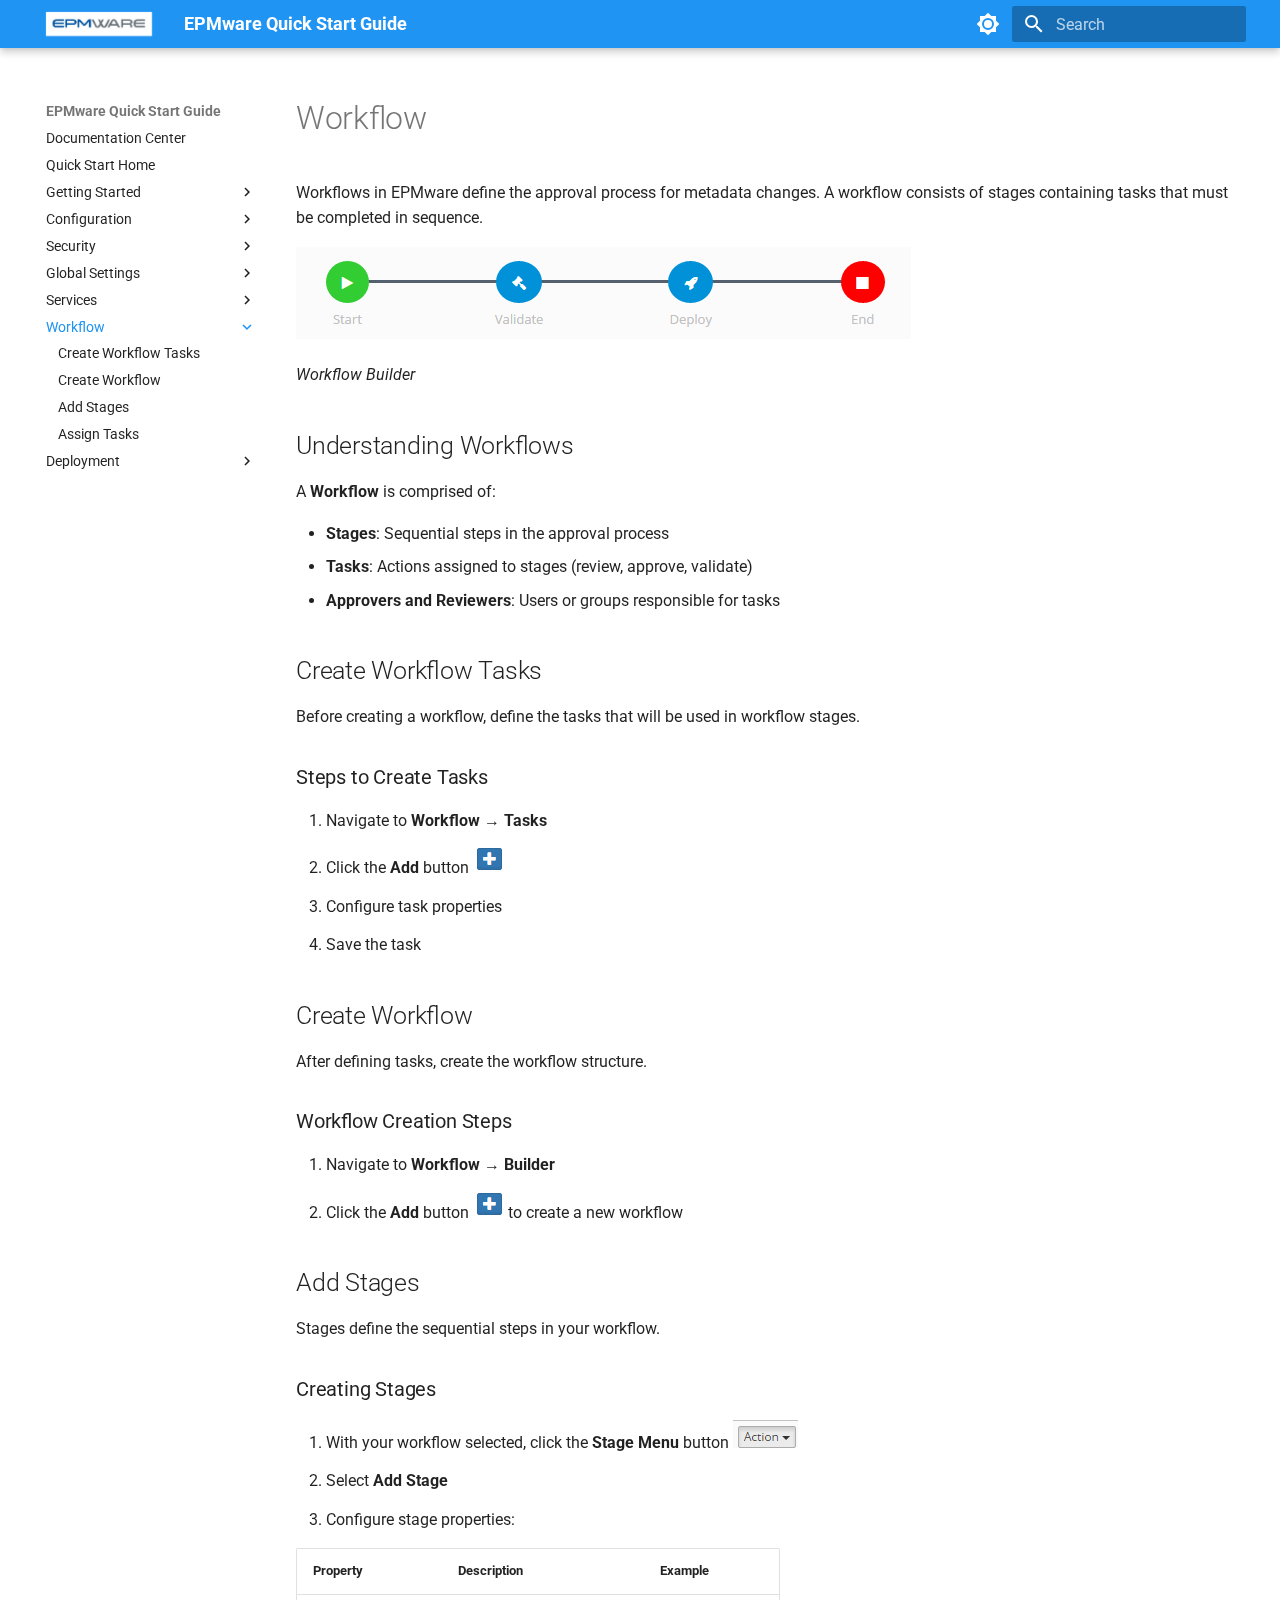
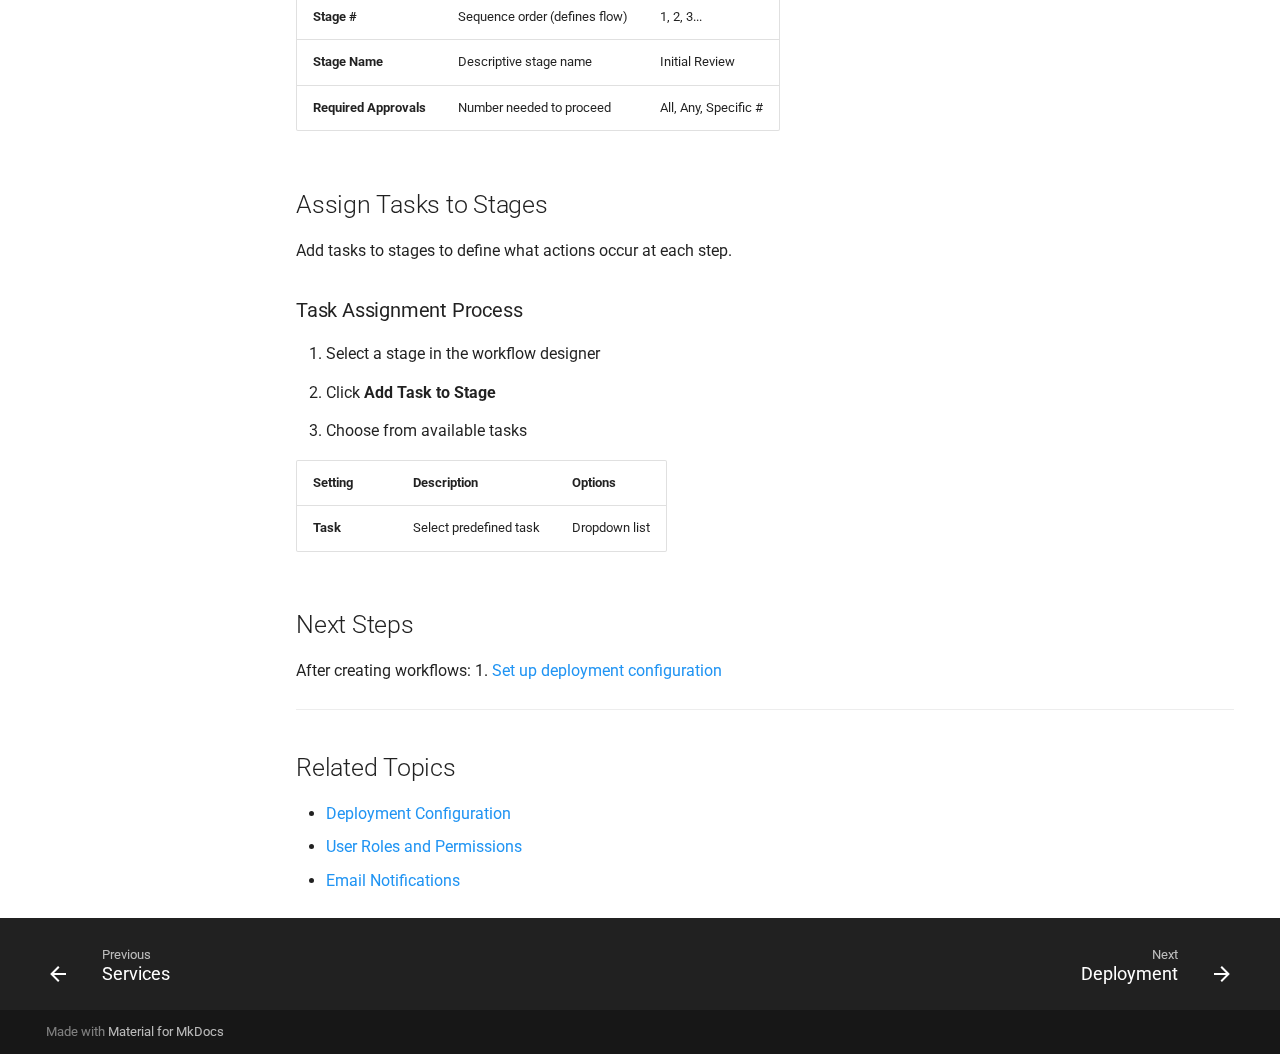
<file: workflow/index.html>
<!DOCTYPE html><html lang="en" class="no-js"><head>
    
      <meta charset="utf-8">
      <meta name="viewport" content="width=device-width,initial-scale=1">
      
        <meta name="description" content="Quick Start Guide for EPMware master data management and workflow tool">
      
      
        <meta name="author" content="EPMware, Inc.">
      
      
        <link rel="canonical" href="https://quick-start.epmware.com/workflow/">
      
      
        <link rel="prev" href="../services/">
      
      
        <link rel="next" href="../deployment/">
      
      
      <link rel="icon" href="../assets/images/favicon.ico">
      <meta name="generator" content="mkdocs-1.6.1, mkdocs-material-9.6.22">
    
    
      
        <title>Workflow - EPMware Quick Start Guide</title>
      
    
    
      <link rel="stylesheet" href="../assets/stylesheets/main.84d31ad4.min.css">
      
        
        <link rel="stylesheet" href="../assets/stylesheets/palette.06af60db.min.css">
      
      


    
    
      
    
    
      
        
        
        <link rel="preconnect" href="https://fonts.gstatic.com" crossorigin>
        <link rel="stylesheet" href="https://fonts.googleapis.com/css?family=Roboto:300,300i,400,400i,700,700i%7CRoboto+Mono:400,400i,700,700i&amp;display=fallback">
        <style>:root{--md-text-font:"Roboto";--md-code-font:"Roboto Mono"}</style>
      
    
    
      <link rel="stylesheet" href="../assets/css/custom.css">
    
    <script>__md_scope=new URL("..",location),__md_hash=e=>[...e].reduce(((e,_)=>(e<<5)-e+_.charCodeAt(0)),0),__md_get=(e,_=localStorage,t=__md_scope)=>JSON.parse(_.getItem(t.pathname+"."+e)),__md_set=(e,_,t=localStorage,a=__md_scope)=>{try{t.setItem(a.pathname+"."+e,JSON.stringify(_))}catch(e){}}</script>
    
      

    
    
    
  <link href="../assets/stylesheets/glightbox.min.css" rel="stylesheet"><script src="../assets/javascripts/glightbox.min.js"></script><style id="glightbox-style">
            html.glightbox-open { overflow: initial; height: 100%; }
            .gslide-title { margin-top: 0px; user-select: text; }
            .gslide-desc { color: #666; user-select: text; }
            .gslide-image img { background: white; }
            .gscrollbar-fixer { padding-right: 15px; }
            .gdesc-inner { font-size: 0.75rem; }
            body[data-md-color-scheme="slate"] .gdesc-inner { background: var(--md-default-bg-color); }
            body[data-md-color-scheme="slate"] .gslide-title { color: var(--md-default-fg-color); }
            body[data-md-color-scheme="slate"] .gslide-desc { color: var(--md-default-fg-color); }
        </style></head>
  
  
    
    
      
    
    
    
    
    <body dir="ltr" data-md-color-scheme="default" data-md-color-primary="blue" data-md-color-accent="orange">
  
    
    <input class="md-toggle" data-md-toggle="drawer" type="checkbox" id="__drawer" autocomplete="off">
    <input class="md-toggle" data-md-toggle="search" type="checkbox" id="__search" autocomplete="off">
    <label class="md-overlay" for="__drawer"></label>
    <div data-md-component="skip">
      
        
        <a href="#workflow" class="md-skip">
          Skip to content
        </a>
      
    </div>
    <div data-md-component="announce">
      
    </div>
    
    
      

  

<header class="md-header md-header--shadow" data-md-component="header">
  <nav class="md-header__inner md-grid" aria-label="Header">
    <a href=".." title="EPMware Quick Start Guide" class="md-header__button md-logo" aria-label="EPMware Quick Start Guide" data-md-component="logo">
      
  <img src="../assets/images/epmware-logo.png" alt="logo">

    </a>
    <label class="md-header__button md-icon" for="__drawer">
      
      <svg xmlns="http://www.w3.org/2000/svg" viewBox="0 0 24 24"><path d="M3 6h18v2H3zm0 5h18v2H3zm0 5h18v2H3z"></path></svg>
    </label>
    <div class="md-header__title" data-md-component="header-title">
      <div class="md-header__ellipsis">
        <div class="md-header__topic">
          <span class="md-ellipsis">
            EPMware Quick Start Guide
          </span>
        </div>
        <div class="md-header__topic" data-md-component="header-topic">
          <span class="md-ellipsis">
            
              Workflow
            
          </span>
        </div>
      </div>
    </div>
    
      
        <form class="md-header__option" data-md-component="palette">
  
    
    
    
    <input class="md-option" data-md-color-media="" data-md-color-scheme="default" data-md-color-primary="blue" data-md-color-accent="orange" aria-label="Switch to dark mode" type="radio" name="__palette" id="__palette_0">
    
      <label class="md-header__button md-icon" title="Switch to dark mode" for="__palette_1" hidden>
        <svg xmlns="http://www.w3.org/2000/svg" viewBox="0 0 24 24"><path d="M12 8a4 4 0 0 0-4 4 4 4 0 0 0 4 4 4 4 0 0 0 4-4 4 4 0 0 0-4-4m0 10a6 6 0 0 1-6-6 6 6 0 0 1 6-6 6 6 0 0 1 6 6 6 6 0 0 1-6 6m8-9.31V4h-4.69L12 .69 8.69 4H4v4.69L.69 12 4 15.31V20h4.69L12 23.31 15.31 20H20v-4.69L23.31 12z"></path></svg>
      </label>
    
  
    
    
    
    <input class="md-option" data-md-color-media="" data-md-color-scheme="slate" data-md-color-primary="blue" data-md-color-accent="orange" aria-label="Switch to light mode" type="radio" name="__palette" id="__palette_1">
    
      <label class="md-header__button md-icon" title="Switch to light mode" for="__palette_0" hidden>
        <svg xmlns="http://www.w3.org/2000/svg" viewBox="0 0 24 24"><path d="M12 18c-.89 0-1.74-.2-2.5-.55C11.56 16.5 13 14.42 13 12s-1.44-4.5-3.5-5.45C10.26 6.2 11.11 6 12 6a6 6 0 0 1 6 6 6 6 0 0 1-6 6m8-9.31V4h-4.69L12 .69 8.69 4H4v4.69L.69 12 4 15.31V20h4.69L12 23.31 15.31 20H20v-4.69L23.31 12z"></path></svg>
      </label>
    
  
</form>
      
    
    
      <script>var palette=__md_get("__palette");if(palette&&palette.color){if("(prefers-color-scheme)"===palette.color.media){var media=matchMedia("(prefers-color-scheme: light)"),input=document.querySelector(media.matches?"[data-md-color-media='(prefers-color-scheme: light)']":"[data-md-color-media='(prefers-color-scheme: dark)']");palette.color.media=input.getAttribute("data-md-color-media"),palette.color.scheme=input.getAttribute("data-md-color-scheme"),palette.color.primary=input.getAttribute("data-md-color-primary"),palette.color.accent=input.getAttribute("data-md-color-accent")}for(var[key,value]of Object.entries(palette.color))document.body.setAttribute("data-md-color-"+key,value)}</script>
    
    
    
      
      
        <label class="md-header__button md-icon" for="__search">
          
          <svg xmlns="http://www.w3.org/2000/svg" viewBox="0 0 24 24"><path d="M9.5 3A6.5 6.5 0 0 1 16 9.5c0 1.61-.59 3.09-1.56 4.23l.27.27h.79l5 5-1.5 1.5-5-5v-.79l-.27-.27A6.52 6.52 0 0 1 9.5 16 6.5 6.5 0 0 1 3 9.5 6.5 6.5 0 0 1 9.5 3m0 2C7 5 5 7 5 9.5S7 14 9.5 14 14 12 14 9.5 12 5 9.5 5"></path></svg>
        </label>
        <div class="md-search" data-md-component="search" role="dialog">
  <label class="md-search__overlay" for="__search"></label>
  <div class="md-search__inner" role="search">
    <form class="md-search__form" name="search">
      <input type="text" class="md-search__input" name="query" aria-label="Search" placeholder="Search" autocapitalize="off" autocorrect="off" autocomplete="off" spellcheck="false" data-md-component="search-query" required>
      <label class="md-search__icon md-icon" for="__search">
        
        <svg xmlns="http://www.w3.org/2000/svg" viewBox="0 0 24 24"><path d="M9.5 3A6.5 6.5 0 0 1 16 9.5c0 1.61-.59 3.09-1.56 4.23l.27.27h.79l5 5-1.5 1.5-5-5v-.79l-.27-.27A6.52 6.52 0 0 1 9.5 16 6.5 6.5 0 0 1 3 9.5 6.5 6.5 0 0 1 9.5 3m0 2C7 5 5 7 5 9.5S7 14 9.5 14 14 12 14 9.5 12 5 9.5 5"></path></svg>
        
        <svg xmlns="http://www.w3.org/2000/svg" viewBox="0 0 24 24"><path d="M20 11v2H8l5.5 5.5-1.42 1.42L4.16 12l7.92-7.92L13.5 5.5 8 11z"></path></svg>
      </label>
      <nav class="md-search__options" aria-label="Search">
        
          <a href="javascript:void(0)" class="md-search__icon md-icon" title="Share" aria-label="Share" data-clipboard data-clipboard-text="" data-md-component="search-share" tabindex="-1">
            
            <svg xmlns="http://www.w3.org/2000/svg" viewBox="0 0 24 24"><path d="M18 16.08c-.76 0-1.44.3-1.96.77L8.91 12.7c.05-.23.09-.46.09-.7s-.04-.47-.09-.7l7.05-4.11c.54.5 1.25.81 2.04.81a3 3 0 0 0 3-3 3 3 0 0 0-3-3 3 3 0 0 0-3 3c0 .24.04.47.09.7L8.04 9.81C7.5 9.31 6.79 9 6 9a3 3 0 0 0-3 3 3 3 0 0 0 3 3c.79 0 1.5-.31 2.04-.81l7.12 4.15c-.05.21-.08.43-.08.66 0 1.61 1.31 2.91 2.92 2.91s2.92-1.3 2.92-2.91A2.92 2.92 0 0 0 18 16.08"></path></svg>
          </a>
        
        <button type="reset" class="md-search__icon md-icon" title="Clear" aria-label="Clear" tabindex="-1">
          
          <svg xmlns="http://www.w3.org/2000/svg" viewBox="0 0 24 24"><path d="M19 6.41 17.59 5 12 10.59 6.41 5 5 6.41 10.59 12 5 17.59 6.41 19 12 13.41 17.59 19 19 17.59 13.41 12z"></path></svg>
        </button>
      </nav>
      
        <div class="md-search__suggest" data-md-component="search-suggest"></div>
      
    </form>
    <div class="md-search__output">
      <div class="md-search__scrollwrap" tabindex="0" data-md-scrollfix>
        <div class="md-search-result" data-md-component="search-result">
          <div class="md-search-result__meta">
            Initializing search
          </div>
          <ol class="md-search-result__list" role="presentation"></ol>
        </div>
      </div>
    </div>
  </div>
</div>
      
    
    
  </nav>
  
</header>
    
    <div class="md-container" data-md-component="container">
      
      
        
          
        
      
      <main class="md-main" data-md-component="main">
        <div class="md-main__inner md-grid">
          
            
              
              <div class="md-sidebar md-sidebar--primary" data-md-component="sidebar" data-md-type="navigation">
                <div class="md-sidebar__scrollwrap">
                  <div class="md-sidebar__inner">
                    



  

<nav class="md-nav md-nav--primary md-nav--integrated" aria-label="Navigation" data-md-level="0">
  <label class="md-nav__title" for="__drawer">
    <a href=".." title="EPMware Quick Start Guide" class="md-nav__button md-logo" aria-label="EPMware Quick Start Guide" data-md-component="logo">
      
  <img src="../assets/images/epmware-logo.png" alt="logo">

    </a>
    EPMware Quick Start Guide
  </label>
  
  <ul class="md-nav__list" data-md-scrollfix>
    
      
      
  
  
  
  
    <li class="md-nav__item">
      <a href="https://docs.epmware.com" class="md-nav__link">
        
  
  
  <span class="md-ellipsis">
    Documentation Center
    
  </span>
  

      </a>
    </li>
  

    
      
      
  
  
  
  
    
    
      
        
          
        
      
    
    
    
    
    <li class="md-nav__item md-nav__item--nested">
      
        
        
        <input class="md-nav__toggle md-toggle " type="checkbox" id="__nav_2">
        
          
          <div class="md-nav__link md-nav__container">
            <a href=".." class="md-nav__link ">
              
  
  
  <span class="md-ellipsis">
    Quick Start Home
    
  </span>
  

            </a>
            
          </div>
        
        <nav class="md-nav" data-md-level="1" aria-labelledby="__nav_2_label" aria-expanded="false">
          <label class="md-nav__title" for="__nav_2">
            <span class="md-nav__icon md-icon"></span>
            Quick Start Home
          </label>
          <ul class="md-nav__list" data-md-scrollfix>
            
              
            
          </ul>
        </nav>
      
    </li>
  

    
      
      
  
  
  
  
    
    
      
        
          
        
      
        
      
        
      
    
    
    
    
    <li class="md-nav__item md-nav__item--nested">
      
        
        
        <input class="md-nav__toggle md-toggle " type="checkbox" id="__nav_3">
        
          
          <div class="md-nav__link md-nav__container">
            <a href="../getting-started/" class="md-nav__link ">
              
  
  
  <span class="md-ellipsis">
    Getting Started
    
  </span>
  

            </a>
            
              
              <label class="md-nav__link " for="__nav_3" id="__nav_3_label" tabindex="0">
                <span class="md-nav__icon md-icon"></span>
              </label>
            
          </div>
        
        <nav class="md-nav" data-md-level="1" aria-labelledby="__nav_3_label" aria-expanded="false">
          <label class="md-nav__title" for="__nav_3">
            <span class="md-nav__icon md-icon"></span>
            Getting Started
          </label>
          <ul class="md-nav__list" data-md-scrollfix>
            
              
            
              
                
  
  
  
  
    <li class="md-nav__item">
      <a href="../getting-started/#overview" class="md-nav__link">
        
  
  
  <span class="md-ellipsis">
    Overview
    
  </span>
  

      </a>
    </li>
  

              
            
              
                
  
  
  
  
    <li class="md-nav__item">
      <a href="../getting-started/#prerequisites" class="md-nav__link">
        
  
  
  <span class="md-ellipsis">
    Prerequisites
    
  </span>
  

      </a>
    </li>
  

              
            
          </ul>
        </nav>
      
    </li>
  

    
      
      
  
  
  
  
    
    
      
        
          
        
      
        
      
        
      
    
    
    
    
    <li class="md-nav__item md-nav__item--nested">
      
        
        
        <input class="md-nav__toggle md-toggle " type="checkbox" id="__nav_4">
        
          
          <div class="md-nav__link md-nav__container">
            <a href="../configuration/" class="md-nav__link ">
              
  
  
  <span class="md-ellipsis">
    Configuration
    
  </span>
  

            </a>
            
              
              <label class="md-nav__link " for="__nav_4" id="__nav_4_label" tabindex="0">
                <span class="md-nav__icon md-icon"></span>
              </label>
            
          </div>
        
        <nav class="md-nav" data-md-level="1" aria-labelledby="__nav_4_label" aria-expanded="false">
          <label class="md-nav__title" for="__nav_4">
            <span class="md-nav__icon md-icon"></span>
            Configuration
          </label>
          <ul class="md-nav__list" data-md-scrollfix>
            
              
            
              
                
  
  
  
  
    <li class="md-nav__item">
      <a href="../configuration/#add-target-application-server" class="md-nav__link">
        
  
  
  <span class="md-ellipsis">
    Add Target Application Server
    
  </span>
  

      </a>
    </li>
  

              
            
              
                
  
  
  
  
    <li class="md-nav__item">
      <a href="../configuration/#create-epmware-application" class="md-nav__link">
        
  
  
  <span class="md-ellipsis">
    Create EPMware Application
    
  </span>
  

      </a>
    </li>
  

              
            
          </ul>
        </nav>
      
    </li>
  

    
      
      
  
  
  
  
    
    
      
        
          
        
      
        
      
        
      
    
    
    
    
    <li class="md-nav__item md-nav__item--nested">
      
        
        
        <input class="md-nav__toggle md-toggle " type="checkbox" id="__nav_5">
        
          
          <div class="md-nav__link md-nav__container">
            <a href="../security/" class="md-nav__link ">
              
  
  
  <span class="md-ellipsis">
    Security
    
  </span>
  

            </a>
            
              
              <label class="md-nav__link " for="__nav_5" id="__nav_5_label" tabindex="0">
                <span class="md-nav__icon md-icon"></span>
              </label>
            
          </div>
        
        <nav class="md-nav" data-md-level="1" aria-labelledby="__nav_5_label" aria-expanded="false">
          <label class="md-nav__title" for="__nav_5">
            <span class="md-nav__icon md-icon"></span>
            Security
          </label>
          <ul class="md-nav__list" data-md-scrollfix>
            
              
            
              
                
  
  
  
  
    <li class="md-nav__item">
      <a href="../security/#default-admin-user" class="md-nav__link">
        
  
  
  <span class="md-ellipsis">
    Default Admin User
    
  </span>
  

      </a>
    </li>
  

              
            
              
                
  
  
  
  
    <li class="md-nav__item">
      <a href="../security/#change-password" class="md-nav__link">
        
  
  
  <span class="md-ellipsis">
    Change Password
    
  </span>
  

      </a>
    </li>
  

              
            
          </ul>
        </nav>
      
    </li>
  

    
      
      
  
  
  
  
    
    
      
        
          
        
      
        
      
        
      
        
      
    
    
    
    
    <li class="md-nav__item md-nav__item--nested">
      
        
        
        <input class="md-nav__toggle md-toggle " type="checkbox" id="__nav_6">
        
          
          <div class="md-nav__link md-nav__container">
            <a href="../global-settings/" class="md-nav__link ">
              
  
  
  <span class="md-ellipsis">
    Global Settings
    
  </span>
  

            </a>
            
              
              <label class="md-nav__link " for="__nav_6" id="__nav_6_label" tabindex="0">
                <span class="md-nav__icon md-icon"></span>
              </label>
            
          </div>
        
        <nav class="md-nav" data-md-level="1" aria-labelledby="__nav_6_label" aria-expanded="false">
          <label class="md-nav__title" for="__nav_6">
            <span class="md-nav__icon md-icon"></span>
            Global Settings
          </label>
          <ul class="md-nav__list" data-md-scrollfix>
            
              
            
              
                
  
  
  
  
    <li class="md-nav__item">
      <a href="../global-settings/#email-settings" class="md-nav__link">
        
  
  
  <span class="md-ellipsis">
    Email Settings
    
  </span>
  

      </a>
    </li>
  

              
            
              
                
  
  
  
  
    <li class="md-nav__item">
      <a href="../global-settings/#application-settings" class="md-nav__link">
        
  
  
  <span class="md-ellipsis">
    Application Settings
    
  </span>
  

      </a>
    </li>
  

              
            
              
                
  
  
  
  
    <li class="md-nav__item">
      <a href="../global-settings/#user-defined-fields-udf" class="md-nav__link">
        
  
  
  <span class="md-ellipsis">
    User Defined Fields
    
  </span>
  

      </a>
    </li>
  

              
            
          </ul>
        </nav>
      
    </li>
  

    
      
      
  
  
  
  
    
    
      
        
          
        
      
        
      
        
      
        
      
    
    
    
    
    <li class="md-nav__item md-nav__item--nested">
      
        
        
        <input class="md-nav__toggle md-toggle " type="checkbox" id="__nav_7">
        
          
          <div class="md-nav__link md-nav__container">
            <a href="../services/" class="md-nav__link ">
              
  
  
  <span class="md-ellipsis">
    Services
    
  </span>
  

            </a>
            
              
              <label class="md-nav__link " for="__nav_7" id="__nav_7_label" tabindex="0">
                <span class="md-nav__icon md-icon"></span>
              </label>
            
          </div>
        
        <nav class="md-nav" data-md-level="1" aria-labelledby="__nav_7_label" aria-expanded="false">
          <label class="md-nav__title" for="__nav_7">
            <span class="md-nav__icon md-icon"></span>
            Services
          </label>
          <ul class="md-nav__list" data-md-scrollfix>
            
              
            
              
                
  
  
  
  
    <li class="md-nav__item">
      <a href="../services/#starting-services" class="md-nav__link">
        
  
  
  <span class="md-ellipsis">
    Starting Services
    
  </span>
  

      </a>
    </li>
  

              
            
              
                
  
  
  
  
    <li class="md-nav__item">
      <a href="../services/#service-types" class="md-nav__link">
        
  
  
  <span class="md-ellipsis">
    Service Types
    
  </span>
  

      </a>
    </li>
  

              
            
              
                
  
  
  
  
    <li class="md-nav__item">
      <a href="../services/#service-monitoring" class="md-nav__link">
        
  
  
  <span class="md-ellipsis">
    Service Monitoring
    
  </span>
  

      </a>
    </li>
  

              
            
          </ul>
        </nav>
      
    </li>
  

    
      
      
  
  
    
  
  
  
    
    
      
        
          
        
      
        
      
        
      
        
      
        
      
    
    
    
    
    <li class="md-nav__item md-nav__item--active md-nav__item--nested">
      
        
        
        <input class="md-nav__toggle md-toggle " type="checkbox" id="__nav_8" checked>
        
          
          <div class="md-nav__link md-nav__container">
            <a href="./" class="md-nav__link md-nav__link--active">
              
  
  
  <span class="md-ellipsis">
    Workflow
    
  </span>
  

            </a>
            
              
              <label class="md-nav__link md-nav__link--active" for="__nav_8" id="__nav_8_label" tabindex="0">
                <span class="md-nav__icon md-icon"></span>
              </label>
            
          </div>
        
        <nav class="md-nav" data-md-level="1" aria-labelledby="__nav_8_label" aria-expanded="true">
          <label class="md-nav__title" for="__nav_8">
            <span class="md-nav__icon md-icon"></span>
            Workflow
          </label>
          <ul class="md-nav__list" data-md-scrollfix>
            
              
            
              
                
  
  
  
  
    <li class="md-nav__item">
      <a href="#create-workflow-tasks" class="md-nav__link">
        
  
  
  <span class="md-ellipsis">
    Create Workflow Tasks
    
  </span>
  

      </a>
    </li>
  

              
            
              
                
  
  
  
  
    <li class="md-nav__item">
      <a href="#create-workflow" class="md-nav__link">
        
  
  
  <span class="md-ellipsis">
    Create Workflow
    
  </span>
  

      </a>
    </li>
  

              
            
              
                
  
  
  
  
    <li class="md-nav__item">
      <a href="#add-stages" class="md-nav__link">
        
  
  
  <span class="md-ellipsis">
    Add Stages
    
  </span>
  

      </a>
    </li>
  

              
            
              
                
  
  
  
  
    <li class="md-nav__item">
      <a href="#assign-tasks-to-stages" class="md-nav__link">
        
  
  
  <span class="md-ellipsis">
    Assign Tasks
    
  </span>
  

      </a>
    </li>
  

              
            
          </ul>
        </nav>
      
    </li>
  

    
      
      
  
  
  
  
    
    
      
        
          
        
      
        
      
        
      
    
    
    
    
    <li class="md-nav__item md-nav__item--nested">
      
        
        
        <input class="md-nav__toggle md-toggle " type="checkbox" id="__nav_9">
        
          
          <div class="md-nav__link md-nav__container">
            <a href="../deployment/" class="md-nav__link ">
              
  
  
  <span class="md-ellipsis">
    Deployment
    
  </span>
  

            </a>
            
              
              <label class="md-nav__link " for="__nav_9" id="__nav_9_label" tabindex="0">
                <span class="md-nav__icon md-icon"></span>
              </label>
            
          </div>
        
        <nav class="md-nav" data-md-level="1" aria-labelledby="__nav_9_label" aria-expanded="false">
          <label class="md-nav__title" for="__nav_9">
            <span class="md-nav__icon md-icon"></span>
            Deployment
          </label>
          <ul class="md-nav__list" data-md-scrollfix>
            
              
            
              
                
  
  
  
  
    <li class="md-nav__item">
      <a href="../deployment/#create-deployment" class="md-nav__link">
        
  
  
  <span class="md-ellipsis">
    Create Deployment
    
  </span>
  

      </a>
    </li>
  

              
            
              
                
  
  
  
  
    <li class="md-nav__item">
      <a href="../deployment/#schedule-deployment" class="md-nav__link">
        
  
  
  <span class="md-ellipsis">
    Schedule Deployment
    
  </span>
  

      </a>
    </li>
  

              
            
          </ul>
        </nav>
      
    </li>
  

    
  </ul>
</nav>
                  </div>
                </div>
              </div>
            
            
          
          
            <div class="md-content" data-md-component="content">
              <article class="md-content__inner md-typeset">
                
                  



<h1 id="workflow">Workflow</h1>
<p>Workflows in EPMware define the approval process for metadata changes. A workflow consists of stages containing tasks that must be completed in sequence.</p>
<p><a class="glightbox" data-type="image" data-width="auto" data-height="auto" href="../assets/images/workflow-overview.png" data-desc-position="bottom"><img alt="Workflow Overview" src="../assets/images/workflow-overview.png"></a></p>
<p><em>Workflow Builder</em></p>
<h2 id="understanding-workflows">Understanding Workflows</h2>
<p>A <strong>Workflow</strong> is comprised of:</p>
<ul>
<li><strong>Stages</strong>: Sequential steps in the approval process</li>
<li><strong>Tasks</strong>: Actions assigned to stages (review, approve, validate)</li>
<li><strong>Approvers and Reviewers</strong>: Users or groups responsible for tasks</li>
</ul>
<h2 id="create-workflow-tasks">Create Workflow Tasks</h2>
<p>Before creating a workflow, define the tasks that will be used in workflow stages.</p>
<h3 id="steps-to-create-tasks">Steps to Create Tasks</h3>
<ol>
<li>Navigate to <strong>Workflow</strong> → <strong>Tasks</strong></li>
<li>Click the <strong>Add</strong> button <a class="glightbox" data-type="image" data-width="auto" data-height="auto" href="../assets/images/icon-add.png" data-desc-position="bottom"><img alt="Add Icon" src="../assets/images/icon-add.png"></a></li>
<li>Configure task properties</li>
<li>Save the task</li>
</ol>
<h2 id="create-workflow">Create Workflow</h2>
<p>After defining tasks, create the workflow structure.</p>
<h3 id="workflow-creation-steps">Workflow Creation Steps</h3>
<ol>
<li>Navigate to <strong>Workflow</strong> → <strong>Builder</strong></li>
<li>Click the <strong>Add</strong> button <a class="glightbox" data-type="image" data-width="auto" data-height="auto" href="../assets/images/icon-add.png" data-desc-position="bottom"><img alt="Add Icon" src="../assets/images/icon-add.png"></a> to create a new workflow</li>
</ol>
<h2 id="add-stages">Add Stages</h2>
<p>Stages define the sequential steps in your workflow.</p>
<h3 id="creating-stages">Creating Stages</h3>
<ol>
<li>With your workflow selected, click the <strong>Stage Menu</strong> button <a class="glightbox" data-type="image" data-width="auto" data-height="auto" href="../assets/images/icon-stage-menu.png" data-desc-position="bottom"><img alt="Stage Menu" src="../assets/images/icon-stage-menu.png"></a></li>
<li>Select <strong>Add Stage</strong></li>
<li>Configure stage properties:</li>
</ol>
<table>
<thead>
<tr>
<th>Property</th>
<th>Description</th>
<th>Example</th>
</tr>
</thead>
<tbody>
<tr>
<td><strong>Stage #</strong></td>
<td>Sequence order (defines flow)</td>
<td>1, 2, 3...</td>
</tr>
<tr>
<td><strong>Stage Name</strong></td>
<td>Descriptive stage name</td>
<td>Initial Review</td>
</tr>
<tr>
<td><strong>Required Approvals</strong></td>
<td>Number needed to proceed</td>
<td>All, Any, Specific #</td>
</tr>
</tbody>
</table>
<h2 id="assign-tasks-to-stages">Assign Tasks to Stages</h2>
<p>Add tasks to stages to define what actions occur at each step.</p>
<h3 id="task-assignment-process">Task Assignment Process</h3>
<ol>
<li>Select a stage in the workflow designer</li>
<li>Click <strong>Add Task to Stage</strong></li>
<li>Choose from available tasks</li>
</ol>
<table>
<thead>
<tr>
<th>Setting</th>
<th>Description</th>
<th>Options</th>
</tr>
</thead>
<tbody>
<tr>
<td><strong>Task</strong></td>
<td>Select predefined task</td>
<td>Dropdown list</td>
</tr>
</tbody>
</table>
<h2 id="next-steps">Next Steps</h2>
<p>After creating workflows:
1. <a href="../deployment/">Set up deployment configuration</a></p>
<hr>
<h2 id="related-topics">Related Topics</h2>
<ul>
<li><a href="../deployment/">Deployment Configuration</a></li>
<li><a href="../security/">User Roles and Permissions</a></li>
<li><a href="../global-settings/#email-settings">Email Notifications</a></li>
</ul>












                
              </article>
            </div>
          
          
<script>var target=document.getElementById(location.hash.slice(1));target&&target.name&&(target.checked=target.name.startsWith("__tabbed_"))</script>
        </div>
        
          <button type="button" class="md-top md-icon" data-md-component="top" hidden>
  
  <svg xmlns="http://www.w3.org/2000/svg" viewBox="0 0 24 24"><path d="M13 20h-2V8l-5.5 5.5-1.42-1.42L12 4.16l7.92 7.92-1.42 1.42L13 8z"></path></svg>
  Back to top
</button>
        
      </main>
      
        <footer class="md-footer">
  
    
      
      <nav class="md-footer__inner md-grid" aria-label="Footer">
        
          
          <a href="../services/" class="md-footer__link md-footer__link--prev" aria-label="Previous: Services">
            <div class="md-footer__button md-icon">
              
              <svg xmlns="http://www.w3.org/2000/svg" viewBox="0 0 24 24"><path d="M20 11v2H8l5.5 5.5-1.42 1.42L4.16 12l7.92-7.92L13.5 5.5 8 11z"></path></svg>
            </div>
            <div class="md-footer__title">
              <span class="md-footer__direction">
                Previous
              </span>
              <div class="md-ellipsis">
                Services
              </div>
            </div>
          </a>
        
        
          
          <a href="../deployment/" class="md-footer__link md-footer__link--next" aria-label="Next: Deployment">
            <div class="md-footer__title">
              <span class="md-footer__direction">
                Next
              </span>
              <div class="md-ellipsis">
                Deployment
              </div>
            </div>
            <div class="md-footer__button md-icon">
              
              <svg xmlns="http://www.w3.org/2000/svg" viewBox="0 0 24 24"><path d="M4 11v2h12l-5.5 5.5 1.42 1.42L19.84 12l-7.92-7.92L10.5 5.5 16 11z"></path></svg>
            </div>
          </a>
        
      </nav>
    
  
  <div class="md-footer-meta md-typeset">
    <div class="md-footer-meta__inner md-grid">
      <div class="md-copyright">
  
  
    Made with
    <a href="https://squidfunk.github.io/mkdocs-material/" target="_blank" rel="noopener">
      Material for MkDocs
    </a>
  
</div>
      
    </div>
  </div>
</footer>
      
    </div>
    <div class="md-dialog" data-md-component="dialog">
      <div class="md-dialog__inner md-typeset"></div>
    </div>
    
    
    
      
      <script id="__config" type="application/json">{"base": "..", "features": ["navigation.top", "navigation.tracking", "navigation.indexes", "search.highlight", "search.share", "search.suggest", "content.code.copy", "content.tooltips", "navigation.footer", "toc.follow", "toc.integrate"], "search": "../assets/javascripts/workers/search.973d3a69.min.js", "tags": null, "translations": {"clipboard.copied": "Copied to clipboard", "clipboard.copy": "Copy to clipboard", "search.result.more.one": "1 more on this page", "search.result.more.other": "# more on this page", "search.result.none": "No matching documents", "search.result.one": "1 matching document", "search.result.other": "# matching documents", "search.result.placeholder": "Type to start searching", "search.result.term.missing": "Missing", "select.version": "Select version"}, "version": null}</script>
    
    
      <script src="../assets/javascripts/bundle.f55a23d4.min.js"></script>
      
    
  
<script id="init-glightbox">const lightbox = GLightbox({"touchNavigation": true, "loop": false, "zoomable": true, "draggable": true, "openEffect": "zoom", "closeEffect": "zoom", "slideEffect": "slide"});
document$.subscribe(()=>{ lightbox.reload(); });
</script></body></html>
</file>
<file: assets/css/custom.css>
/* custom.css - EPMware specific styling */

/* EPMware brand colors and styling */
:root {
  --epmware-blue: #1976d2;
  --epmware-orange: #ff9800;
  --epmware-light-blue: #e3f2fd;
  --epmware-dark-blue: #0d47a1;
}

/* Custom admonition for EPMware notes */
.md-typeset .admonition.note {
  border-color: var(--epmware-blue);
}

.md-typeset .admonition.note > .admonition-title {
  background-color: var(--epmware-light-blue);
  border-color: var(--epmware-blue);
}

/* Custom admonition for cautions */
.md-typeset .admonition.warning {
  border-color: var(--epmware-orange);
}

.md-typeset .admonition.warning > .admonition-title {
  background-color: #fff3e0;
  border-color: var(--epmware-orange);
}

/* Procedure steps styling */
.md-typeset ol li {
  margin-bottom: 0.8em;
}

.md-typeset ol li ol {
  margin-top: 0.5em;
}

/* Image captions styling */
.md-typeset figure figcaption,
.md-typeset img + em {
  font-style: italic;
  color: var(--md-default-fg-color--light);
  font-size: 0.85rem;
  margin-top: 0.5rem;
  display: block;
  text-align: center;
}

/* Status icons and legends */
.status-legend {
  display: flex;
  align-items: center;
  gap: 0.5rem;
  margin: 1rem 0;
  padding: 0.5rem;
  background-color: var(--md-code-bg-color);
  border-radius: 0.2rem;
}

.status-icon {
  width: 1.2rem;
  height: 1.2rem;
  display: inline-block;
}

/* Field reference tables */
.field-reference table {
  margin: 1rem 0;
}

.field-reference th {
  background-color: var(--epmware-light-blue);
  color: var(--epmware-dark-blue);
  font-weight: 600;
}

/* Hide navigation scrollbar to prevent flash */
.md-sidebar--primary .md-sidebar__scrollwrap {
  overflow-y: auto;
  scrollbar-width: none; /* Firefox */
  -ms-overflow-style: none; /* IE/Edge */
}

.md-sidebar--primary .md-sidebar__scrollwrap::-webkit-scrollbar {
  display: none; /* Chrome/Safari/Opera */
}

/* Print-friendly styles */
@media print {
  .md-header,
  .md-sidebar,
  .md-footer {
    display: none !important;
  }
  
  .md-main__inner {
    margin: 0 !important;
  }
  
  .md-content {
    max-width: none !important;
  }
  
  /* Ensure images print well */
  img {
    max-width: 100% !important;
    page-break-inside: avoid;
  }
  
  /* Break pages at major headings */
  h1 {
    page-break-before: always;
  }
  
  h1:first-child {
    page-break-before: avoid;
  }
}

/* Mobile optimizations for field reference */
@media (max-width: 768px) {
  .field-reference table {
    font-size: 0.85rem;
  }
  
  .md-typeset table:not([class]) td {
    padding: 0.5rem 0.3rem;
  }
}

/* Copy button styling for code blocks */
.md-clipboard {
  color: var(--epmware-blue);
}

.md-clipboard:hover {
  color: var(--epmware-orange);
}

/* Enhanced search highlighting */
.md-search-result mark {
  background-color: var(--epmware-orange);
  color: white;
}
</file>
<file: assets/stylesheets/main.84d31ad4.min.css>
@charset "UTF-8";html{-webkit-text-size-adjust:none;-moz-text-size-adjust:none;text-size-adjust:none;box-sizing:border-box}*,:after,:before{box-sizing:inherit}@media (prefers-reduced-motion){*,:after,:before{transition:none!important}}body{margin:0}a,button,input,label{-webkit-tap-highlight-color:transparent}a{color:inherit;text-decoration:none}hr{border:0;box-sizing:initial;display:block;height:.05rem;overflow:visible;padding:0}small{font-size:80%}sub,sup{line-height:1em}img{border-style:none}table{border-collapse:initial;border-spacing:0}td,th{font-weight:400;vertical-align:top}button{background:#0000;border:0;font-family:inherit;font-size:inherit;margin:0;padding:0}input{border:0;outline:none}:root{--md-primary-fg-color:#4051b5;--md-primary-fg-color--light:#5d6cc0;--md-primary-fg-color--dark:#303fa1;--md-primary-bg-color:#fff;--md-primary-bg-color--light:#ffffffb3;--md-accent-fg-color:#526cfe;--md-accent-fg-color--transparent:#526cfe1a;--md-accent-bg-color:#fff;--md-accent-bg-color--light:#ffffffb3}[data-md-color-scheme=default]{color-scheme:light}[data-md-color-scheme=default] img[src$="#gh-dark-mode-only"],[data-md-color-scheme=default] img[src$="#only-dark"]{display:none}:root,[data-md-color-scheme=default]{--md-hue:225deg;--md-default-fg-color:#000000de;--md-default-fg-color--light:#0000008a;--md-default-fg-color--lighter:#00000052;--md-default-fg-color--lightest:#00000012;--md-default-bg-color:#fff;--md-default-bg-color--light:#ffffffb3;--md-default-bg-color--lighter:#ffffff4d;--md-default-bg-color--lightest:#ffffff1f;--md-code-fg-color:#36464e;--md-code-bg-color:#f5f5f5;--md-code-hl-color:#4287ff;--md-code-hl-color--light:#4287ff1a;--md-code-hl-number-color:#d52a2a;--md-code-hl-special-color:#db1457;--md-code-hl-function-color:#a846b9;--md-code-hl-constant-color:#6e59d9;--md-code-hl-keyword-color:#3f6ec6;--md-code-hl-string-color:#1c7d4d;--md-code-hl-name-color:var(--md-code-fg-color);--md-code-hl-operator-color:var(--md-default-fg-color--light);--md-code-hl-punctuation-color:var(--md-default-fg-color--light);--md-code-hl-comment-color:var(--md-default-fg-color--light);--md-code-hl-generic-color:var(--md-default-fg-color--light);--md-code-hl-variable-color:var(--md-default-fg-color--light);--md-typeset-color:var(--md-default-fg-color);--md-typeset-a-color:var(--md-primary-fg-color);--md-typeset-del-color:#f5503d26;--md-typeset-ins-color:#0bd57026;--md-typeset-kbd-color:#fafafa;--md-typeset-kbd-accent-color:#fff;--md-typeset-kbd-border-color:#b8b8b8;--md-typeset-mark-color:#ffff0080;--md-typeset-table-color:#0000001f;--md-typeset-table-color--light:rgba(0,0,0,.035);--md-admonition-fg-color:var(--md-default-fg-color);--md-admonition-bg-color:var(--md-default-bg-color);--md-warning-fg-color:#000000de;--md-warning-bg-color:#ff9;--md-footer-fg-color:#fff;--md-footer-fg-color--light:#ffffffb3;--md-footer-fg-color--lighter:#ffffff73;--md-footer-bg-color:#000000de;--md-footer-bg-color--dark:#00000052;--md-shadow-z1:0 0.2rem 0.5rem #0000000d,0 0 0.05rem #0000001a;--md-shadow-z2:0 0.2rem 0.5rem #0000001a,0 0 0.05rem #00000040;--md-shadow-z3:0 0.2rem 0.5rem #0003,0 0 0.05rem #00000059}.md-icon svg{fill:currentcolor;display:block;height:1.2rem;width:1.2rem}body{-webkit-font-smoothing:antialiased;-moz-osx-font-smoothing:grayscale;--md-text-font-family:var(--md-text-font,_),-apple-system,BlinkMacSystemFont,Helvetica,Arial,sans-serif;--md-code-font-family:var(--md-code-font,_),SFMono-Regular,Consolas,Menlo,monospace}aside,body,input{font-feature-settings:"kern","liga";color:var(--md-typeset-color);font-family:var(--md-text-font-family)}code,kbd,pre{font-feature-settings:"kern";font-family:var(--md-code-font-family)}:root{--md-typeset-table-sort-icon:url('data:image/svg+xml;charset=utf-8,<svg xmlns="http://www.w3.org/2000/svg" viewBox="0 0 24 24"><path d="m18 21-4-4h3V7h-3l4-4 4 4h-3v10h3M2 19v-2h10v2M2 13v-2h7v2M2 7V5h4v2z"/></svg>');--md-typeset-table-sort-icon--asc:url('data:image/svg+xml;charset=utf-8,<svg xmlns="http://www.w3.org/2000/svg" viewBox="0 0 24 24"><path d="M19 17h3l-4 4-4-4h3V3h2M2 17h10v2H2M6 5v2H2V5m0 6h7v2H2z"/></svg>');--md-typeset-table-sort-icon--desc:url('data:image/svg+xml;charset=utf-8,<svg xmlns="http://www.w3.org/2000/svg" viewBox="0 0 24 24"><path d="M19 7h3l-4-4-4 4h3v14h2M2 17h10v2H2M6 5v2H2V5m0 6h7v2H2z"/></svg>')}.md-typeset{-webkit-print-color-adjust:exact;color-adjust:exact;font-size:.8rem;line-height:1.6;overflow-wrap:break-word}@media print{.md-typeset{font-size:.68rem}}.md-typeset blockquote,.md-typeset dl,.md-typeset figure,.md-typeset ol,.md-typeset pre,.md-typeset ul{margin-bottom:1em;margin-top:1em}.md-typeset h1{color:var(--md-default-fg-color--light);font-size:2em;line-height:1.3;margin:0 0 1.25em}.md-typeset h1,.md-typeset h2{font-weight:300;letter-spacing:-.01em}.md-typeset h2{font-size:1.5625em;line-height:1.4;margin:1.6em 0 .64em}.md-typeset h3{font-size:1.25em;font-weight:400;letter-spacing:-.01em;line-height:1.5;margin:1.6em 0 .8em}.md-typeset h2+h3{margin-top:.8em}.md-typeset h4{font-weight:700;letter-spacing:-.01em;margin:1em 0}.md-typeset h5,.md-typeset h6{color:var(--md-default-fg-color--light);font-size:.8em;font-weight:700;letter-spacing:-.01em;margin:1.25em 0}.md-typeset h5{text-transform:uppercase}.md-typeset h5 code{text-transform:none}.md-typeset hr{border-bottom:.05rem solid var(--md-default-fg-color--lightest);display:flow-root;margin:1.5em 0}.md-typeset a{color:var(--md-typeset-a-color);word-break:break-word}.md-typeset a,.md-typeset a:before{transition:color 125ms}.md-typeset a:focus,.md-typeset a:hover{color:var(--md-accent-fg-color)}.md-typeset a:focus code,.md-typeset a:hover code{background-color:var(--md-accent-fg-color--transparent)}.md-typeset a code{color:currentcolor;transition:background-color 125ms}.md-typeset a.focus-visible{outline-color:var(--md-accent-fg-color);outline-offset:.2rem}.md-typeset code,.md-typeset kbd,.md-typeset pre{color:var(--md-code-fg-color);direction:ltr;font-variant-ligatures:none}@media print{.md-typeset code,.md-typeset kbd,.md-typeset pre{white-space:pre-wrap}}.md-typeset code{background-color:var(--md-code-bg-color);border-radius:.1rem;-webkit-box-decoration-break:clone;box-decoration-break:clone;font-size:.85em;padding:0 .2941176471em;word-break:break-word}.md-typeset code:not(.focus-visible){-webkit-tap-highlight-color:transparent;outline:none}.md-typeset pre{display:flow-root;line-height:1.4;position:relative}.md-typeset pre>code{-webkit-box-decoration-break:slice;box-decoration-break:slice;box-shadow:none;display:block;margin:0;outline-color:var(--md-accent-fg-color);overflow:auto;padding:.7720588235em 1.1764705882em;scrollbar-color:var(--md-default-fg-color--lighter) #0000;scrollbar-width:thin;touch-action:auto;word-break:normal}.md-typeset pre>code:hover{scrollbar-color:var(--md-accent-fg-color) #0000}.md-typeset pre>code::-webkit-scrollbar{height:.2rem;width:.2rem}.md-typeset pre>code::-webkit-scrollbar-thumb{background-color:var(--md-default-fg-color--lighter)}.md-typeset pre>code::-webkit-scrollbar-thumb:hover{background-color:var(--md-accent-fg-color)}.md-typeset kbd{background-color:var(--md-typeset-kbd-color);border-radius:.1rem;box-shadow:0 .1rem 0 .05rem var(--md-typeset-kbd-border-color),0 .1rem 0 var(--md-typeset-kbd-border-color),0 -.1rem .2rem var(--md-typeset-kbd-accent-color) inset;color:var(--md-default-fg-color);display:inline-block;font-size:.75em;padding:0 .6666666667em;vertical-align:text-top;word-break:break-word}.md-typeset mark{background-color:var(--md-typeset-mark-color);-webkit-box-decoration-break:clone;box-decoration-break:clone;color:inherit;word-break:break-word}.md-typeset abbr{border-bottom:.05rem dotted var(--md-default-fg-color--light);cursor:help;text-decoration:none}.md-typeset small{opacity:.75}[dir=ltr] .md-typeset sub,[dir=ltr] .md-typeset sup{margin-left:.078125em}[dir=rtl] .md-typeset sub,[dir=rtl] .md-typeset sup{margin-right:.078125em}[dir=ltr] .md-typeset blockquote{padding-left:.6rem}[dir=rtl] .md-typeset blockquote{padding-right:.6rem}[dir=ltr] .md-typeset blockquote{border-left:.2rem solid var(--md-default-fg-color--lighter)}[dir=rtl] .md-typeset blockquote{border-right:.2rem solid var(--md-default-fg-color--lighter)}.md-typeset blockquote{color:var(--md-default-fg-color--light);margin-left:0;margin-right:0}.md-typeset ul{list-style-type:disc}.md-typeset ul[type]{list-style-type:revert-layer}[dir=ltr] .md-typeset ol,[dir=ltr] .md-typeset ul{margin-left:.625em}[dir=rtl] .md-typeset ol,[dir=rtl] .md-typeset ul{margin-right:.625em}.md-typeset ol,.md-typeset ul{padding:0}.md-typeset ol:not([hidden]),.md-typeset ul:not([hidden]){display:flow-root}.md-typeset ol ol,.md-typeset ul ol{list-style-type:lower-alpha}.md-typeset ol ol ol,.md-typeset ul ol ol{list-style-type:lower-roman}.md-typeset ol ol ol ol,.md-typeset ul ol ol ol{list-style-type:upper-alpha}.md-typeset ol ol ol ol ol,.md-typeset ul ol ol ol ol{list-style-type:upper-roman}.md-typeset ol[type],.md-typeset ul[type]{list-style-type:revert-layer}[dir=ltr] .md-typeset ol li,[dir=ltr] .md-typeset ul li{margin-left:1.25em}[dir=rtl] .md-typeset ol li,[dir=rtl] .md-typeset ul li{margin-right:1.25em}.md-typeset ol li,.md-typeset ul li{margin-bottom:.5em}.md-typeset ol li blockquote,.md-typeset ol li p,.md-typeset ul li blockquote,.md-typeset ul li p{margin:.5em 0}.md-typeset ol li:last-child,.md-typeset ul li:last-child{margin-bottom:0}[dir=ltr] .md-typeset ol li ol,[dir=ltr] .md-typeset ol li ul,[dir=ltr] .md-typeset ul li ol,[dir=ltr] .md-typeset ul li ul{margin-left:.625em}[dir=rtl] .md-typeset ol li ol,[dir=rtl] .md-typeset ol li ul,[dir=rtl] .md-typeset ul li ol,[dir=rtl] .md-typeset ul li ul{margin-right:.625em}.md-typeset ol li ol,.md-typeset ol li ul,.md-typeset ul li ol,.md-typeset ul li ul{margin-bottom:.5em;margin-top:.5em}[dir=ltr] .md-typeset dd{margin-left:1.875em}[dir=rtl] .md-typeset dd{margin-right:1.875em}.md-typeset dd{margin-bottom:1.5em;margin-top:1em}.md-typeset img,.md-typeset svg,.md-typeset video{height:auto;max-width:100%}.md-typeset img[align=left]{margin:1em 1em 1em 0}.md-typeset img[align=right]{margin:1em 0 1em 1em}.md-typeset img[align]:only-child{margin-top:0}.md-typeset figure{display:flow-root;margin:1em auto;max-width:100%;text-align:center;width:fit-content}.md-typeset figure img{display:block;margin:0 auto}.md-typeset figcaption{font-style:italic;margin:1em auto;max-width:24rem}.md-typeset iframe{max-width:100%}.md-typeset table:not([class]){background-color:var(--md-default-bg-color);border:.05rem solid var(--md-typeset-table-color);border-radius:.1rem;display:inline-block;font-size:.64rem;max-width:100%;overflow:auto;touch-action:auto}@media print{.md-typeset table:not([class]){display:table}}.md-typeset table:not([class])+*{margin-top:1.5em}.md-typeset table:not([class]) td>:first-child,.md-typeset table:not([class]) th>:first-child{margin-top:0}.md-typeset table:not([class]) td>:last-child,.md-typeset table:not([class]) th>:last-child{margin-bottom:0}.md-typeset table:not([class]) td:not([align]),.md-typeset table:not([class]) th:not([align]){text-align:left}[dir=rtl] .md-typeset table:not([class]) td:not([align]),[dir=rtl] .md-typeset table:not([class]) th:not([align]){text-align:right}.md-typeset table:not([class]) th{font-weight:700;min-width:5rem;padding:.9375em 1.25em;vertical-align:top}.md-typeset table:not([class]) td{border-top:.05rem solid var(--md-typeset-table-color);padding:.9375em 1.25em;vertical-align:top}.md-typeset table:not([class]) tbody tr{transition:background-color 125ms}.md-typeset table:not([class]) tbody tr:hover{background-color:var(--md-typeset-table-color--light);box-shadow:0 .05rem 0 var(--md-default-bg-color) inset}.md-typeset table:not([class]) a{word-break:normal}.md-typeset table th[role=columnheader]{cursor:pointer}[dir=ltr] .md-typeset table th[role=columnheader]:after{margin-left:.5em}[dir=rtl] .md-typeset table th[role=columnheader]:after{margin-right:.5em}.md-typeset table th[role=columnheader]:after{content:"";display:inline-block;height:1.2em;-webkit-mask-image:var(--md-typeset-table-sort-icon);mask-image:var(--md-typeset-table-sort-icon);-webkit-mask-repeat:no-repeat;mask-repeat:no-repeat;-webkit-mask-size:contain;mask-size:contain;transition:background-color 125ms;vertical-align:text-bottom;width:1.2em}.md-typeset table th[role=columnheader]:hover:after{background-color:var(--md-default-fg-color--lighter)}.md-typeset table th[role=columnheader][aria-sort=ascending]:after{background-color:var(--md-default-fg-color--light);-webkit-mask-image:var(--md-typeset-table-sort-icon--asc);mask-image:var(--md-typeset-table-sort-icon--asc)}.md-typeset table th[role=columnheader][aria-sort=descending]:after{background-color:var(--md-default-fg-color--light);-webkit-mask-image:var(--md-typeset-table-sort-icon--desc);mask-image:var(--md-typeset-table-sort-icon--desc)}.md-typeset__scrollwrap{margin:1em -.8rem;overflow-x:auto;touch-action:auto}.md-typeset__table{display:inline-block;margin-bottom:.5em;padding:0 .8rem}@media print{.md-typeset__table{display:block}}html .md-typeset__table table{display:table;margin:0;overflow:hidden;width:100%}@media screen and (max-width:44.984375em){.md-content__inner>pre{margin:1em -.8rem}.md-content__inner>pre code{border-radius:0}}.md-typeset .md-author{border-radius:100%;display:block;flex-shrink:0;height:1.6rem;overflow:hidden;position:relative;transition:color 125ms,transform 125ms;width:1.6rem}.md-typeset .md-author img{display:block}.md-typeset .md-author--more{background:var(--md-default-fg-color--lightest);color:var(--md-default-fg-color--lighter);font-size:.6rem;font-weight:700;line-height:1.6rem;text-align:center}.md-typeset .md-author--long{height:2.4rem;width:2.4rem}.md-typeset a.md-author{transform:scale(1)}.md-typeset a.md-author img{border-radius:100%;filter:grayscale(100%) opacity(75%);transition:filter 125ms}.md-typeset a.md-author:focus,.md-typeset a.md-author:hover{transform:scale(1.1);z-index:1}.md-typeset a.md-author:focus img,.md-typeset a.md-author:hover img{filter:grayscale(0)}.md-banner{background-color:var(--md-footer-bg-color);color:var(--md-footer-fg-color);overflow:auto}@media print{.md-banner{display:none}}.md-banner--warning{background-color:var(--md-warning-bg-color);color:var(--md-warning-fg-color)}.md-banner__inner{font-size:.7rem;margin:.6rem auto;padding:0 .8rem}[dir=ltr] .md-banner__button{float:right}[dir=rtl] .md-banner__button{float:left}.md-banner__button{color:inherit;cursor:pointer;transition:opacity .25s}.no-js .md-banner__button{display:none}.md-banner__button:hover{opacity:.7}html{font-size:125%;height:100%;overflow-x:hidden}@media screen and (min-width:100em){html{font-size:137.5%}}@media screen and (min-width:125em){html{font-size:150%}}body{background-color:var(--md-default-bg-color);display:flex;flex-direction:column;font-size:.5rem;min-height:100%;position:relative;width:100%}@media print{body{display:block}}@media screen and (max-width:59.984375em){body[data-md-scrolllock]{position:fixed}}.md-grid{margin-left:auto;margin-right:auto;max-width:61rem}.md-container{display:flex;flex-direction:column;flex-grow:1}@media print{.md-container{display:block}}.md-main{flex-grow:1}.md-main__inner{display:flex;height:100%;margin-top:1.5rem}.md-ellipsis{overflow:hidden;text-overflow:ellipsis}.md-toggle{display:none}.md-option{height:0;opacity:0;position:absolute;width:0}.md-option:checked+label:not([hidden]){display:block}.md-option.focus-visible+label{outline-color:var(--md-accent-fg-color);outline-style:auto}.md-skip{background-color:var(--md-default-fg-color);border-radius:.1rem;color:var(--md-default-bg-color);font-size:.64rem;margin:.5rem;opacity:0;outline-color:var(--md-accent-fg-color);padding:.3rem .5rem;position:fixed;transform:translateY(.4rem);z-index:-1}.md-skip:focus{opacity:1;transform:translateY(0);transition:transform .25s cubic-bezier(.4,0,.2,1),opacity 175ms 75ms;z-index:10}@page{margin:25mm}:root{--md-clipboard-icon:url('data:image/svg+xml;charset=utf-8,<svg xmlns="http://www.w3.org/2000/svg" viewBox="0 0 24 24"><path d="M19 21H8V7h11m0-2H8a2 2 0 0 0-2 2v14a2 2 0 0 0 2 2h11a2 2 0 0 0 2-2V7a2 2 0 0 0-2-2m-3-4H4a2 2 0 0 0-2 2v14h2V3h12z"/></svg>')}.md-clipboard{border-radius:.1rem;color:var(--md-default-fg-color--lightest);cursor:pointer;height:1.5em;outline-color:var(--md-accent-fg-color);outline-offset:.1rem;position:absolute;right:.5em;top:.5em;transition:color .25s;width:1.5em;z-index:1}@media print{.md-clipboard{display:none}}.md-clipboard:not(.focus-visible){-webkit-tap-highlight-color:transparent;outline:none}:hover>.md-clipboard{color:var(--md-default-fg-color--light)}.md-clipboard:focus,.md-clipboard:hover{color:var(--md-accent-fg-color)}.md-clipboard:after{background-color:currentcolor;content:"";display:block;height:1.125em;margin:0 auto;-webkit-mask-image:var(--md-clipboard-icon);mask-image:var(--md-clipboard-icon);-webkit-mask-position:center;mask-position:center;-webkit-mask-repeat:no-repeat;mask-repeat:no-repeat;-webkit-mask-size:contain;mask-size:contain;width:1.125em}.md-clipboard--inline{cursor:pointer}.md-clipboard--inline code{transition:color .25s,background-color .25s}.md-clipboard--inline:focus code,.md-clipboard--inline:hover code{background-color:var(--md-accent-fg-color--transparent);color:var(--md-accent-fg-color)}.md-typeset .md-code__content{display:grid}@keyframes consent{0%{opacity:0;transform:translateY(100%)}to{opacity:1;transform:translateY(0)}}@keyframes overlay{0%{opacity:0}to{opacity:1}}.md-consent__overlay{animation:overlay .25s both;-webkit-backdrop-filter:blur(.1rem);backdrop-filter:blur(.1rem);background-color:#0000008a;height:100%;opacity:1;position:fixed;top:0;width:100%;z-index:5}.md-consent__inner{animation:consent .5s cubic-bezier(.1,.7,.1,1) both;background-color:var(--md-default-bg-color);border:0;border-radius:.1rem;bottom:0;box-shadow:0 0 .2rem #0000001a,0 .2rem .4rem #0003;max-height:100%;overflow:auto;padding:0;position:fixed;width:100%;z-index:5}.md-consent__form{padding:.8rem}.md-consent__settings{display:none;margin:1em 0}input:checked+.md-consent__settings{display:block}.md-consent__controls{margin-bottom:.8rem}.md-typeset .md-consent__controls .md-button{display:inline}@media screen and (max-width:44.984375em){.md-typeset .md-consent__controls .md-button{display:block;margin-top:.4rem;text-align:center;width:100%}}.md-consent label{cursor:pointer}.md-content{flex-grow:1;min-width:0}.md-content__inner{margin:0 .8rem 1.2rem;padding-top:.6rem}@media screen and (min-width:76.25em){[dir=ltr] .md-sidebar--primary:not([hidden])~.md-content>.md-content__inner{margin-left:1.2rem}[dir=ltr] .md-sidebar--secondary:not([hidden])~.md-content>.md-content__inner,[dir=rtl] .md-sidebar--primary:not([hidden])~.md-content>.md-content__inner{margin-right:1.2rem}[dir=rtl] .md-sidebar--secondary:not([hidden])~.md-content>.md-content__inner{margin-left:1.2rem}}.md-content__inner:before{content:"";display:block;height:.4rem}.md-content__inner>:last-child{margin-bottom:0}[dir=ltr] .md-content__button{float:right}[dir=rtl] .md-content__button{float:left}[dir=ltr] .md-content__button{margin-left:.4rem}[dir=rtl] .md-content__button{margin-right:.4rem}.md-content__button{margin:.4rem 0;padding:0}@media print{.md-content__button{display:none}}.md-typeset .md-content__button{color:var(--md-default-fg-color--lighter)}.md-content__button svg{display:inline;vertical-align:top}[dir=rtl] .md-content__button svg{transform:scaleX(-1)}[dir=ltr] .md-dialog{right:.8rem}[dir=rtl] .md-dialog{left:.8rem}.md-dialog{background-color:var(--md-default-fg-color);border-radius:.1rem;bottom:.8rem;box-shadow:var(--md-shadow-z3);min-width:11.1rem;opacity:0;padding:.4rem .6rem;pointer-events:none;position:fixed;transform:translateY(100%);transition:transform 0ms .4s,opacity .4s;z-index:4}@media print{.md-dialog{display:none}}.md-dialog--active{opacity:1;pointer-events:auto;transform:translateY(0);transition:transform .4s cubic-bezier(.075,.85,.175,1),opacity .4s}.md-dialog__inner{color:var(--md-default-bg-color);font-size:.7rem}.md-feedback{margin:2em 0 1em;text-align:center}.md-feedback fieldset{border:none;margin:0;padding:0}.md-feedback__title{font-weight:700;margin:1em auto}.md-feedback__inner{position:relative}.md-feedback__list{display:flex;flex-wrap:wrap;place-content:baseline center;position:relative}.md-feedback__list:hover .md-icon:not(:disabled){color:var(--md-default-fg-color--lighter)}:disabled .md-feedback__list{min-height:1.8rem}.md-feedback__icon{color:var(--md-default-fg-color--light);cursor:pointer;flex-shrink:0;margin:0 .1rem;transition:color 125ms}.md-feedback__icon:not(:disabled).md-icon:hover{color:var(--md-accent-fg-color)}.md-feedback__icon:disabled{color:var(--md-default-fg-color--lightest);pointer-events:none}.md-feedback__note{opacity:0;position:relative;transform:translateY(.4rem);transition:transform .4s cubic-bezier(.1,.7,.1,1),opacity .15s}.md-feedback__note>*{margin:0 auto;max-width:16rem}:disabled .md-feedback__note{opacity:1;transform:translateY(0)}@media print{.md-feedback{display:none}}.md-footer{background-color:var(--md-footer-bg-color);color:var(--md-footer-fg-color)}@media print{.md-footer{display:none}}.md-footer__inner{justify-content:space-between;overflow:auto;padding:.2rem}.md-footer__inner:not([hidden]){display:flex}.md-footer__link{align-items:end;display:flex;flex-grow:0.01;margin-bottom:.4rem;margin-top:1rem;max-width:100%;outline-color:var(--md-accent-fg-color);overflow:hidden;transition:opacity .25s}.md-footer__link:focus,.md-footer__link:hover{opacity:.7}[dir=rtl] .md-footer__link svg{transform:scaleX(-1)}@media screen and (max-width:44.984375em){.md-footer__link--prev{flex-shrink:0}.md-footer__link--prev .md-footer__title{display:none}}[dir=ltr] .md-footer__link--next{margin-left:auto}[dir=rtl] .md-footer__link--next{margin-right:auto}.md-footer__link--next{text-align:right}[dir=rtl] .md-footer__link--next{text-align:left}.md-footer__title{flex-grow:1;font-size:.9rem;margin-bottom:.7rem;max-width:calc(100% - 2.4rem);padding:0 1rem;white-space:nowrap}.md-footer__button{margin:.2rem;padding:.4rem}.md-footer__direction{font-size:.64rem;opacity:.7}.md-footer-meta{background-color:var(--md-footer-bg-color--dark)}.md-footer-meta__inner{display:flex;flex-wrap:wrap;justify-content:space-between;padding:.2rem}html .md-footer-meta.md-typeset a{color:var(--md-footer-fg-color--light)}html .md-footer-meta.md-typeset a:focus,html .md-footer-meta.md-typeset a:hover{color:var(--md-footer-fg-color)}.md-copyright{color:var(--md-footer-fg-color--lighter);font-size:.64rem;margin:auto .6rem;padding:.4rem 0;width:100%}@media screen and (min-width:45em){.md-copyright{width:auto}}.md-copyright__highlight{color:var(--md-footer-fg-color--light)}.md-social{display:inline-flex;gap:.2rem;margin:0 .4rem;padding:.2rem 0 .6rem}@media screen and (min-width:45em){.md-social{padding:.6rem 0}}.md-social__link{display:inline-block;height:1.6rem;text-align:center;width:1.6rem}.md-social__link:before{line-height:1.9}.md-social__link svg{fill:currentcolor;max-height:.8rem;vertical-align:-25%}.md-typeset .md-button{border:.1rem solid;border-radius:.1rem;color:var(--md-primary-fg-color);cursor:pointer;display:inline-block;font-weight:700;padding:.625em 2em;transition:color 125ms,background-color 125ms,border-color 125ms}.md-typeset .md-button--primary{background-color:var(--md-primary-fg-color);border-color:var(--md-primary-fg-color);color:var(--md-primary-bg-color)}.md-typeset .md-button:focus,.md-typeset .md-button:hover{background-color:var(--md-accent-fg-color);border-color:var(--md-accent-fg-color);color:var(--md-accent-bg-color)}[dir=ltr] .md-typeset .md-input{border-top-left-radius:.1rem}[dir=ltr] .md-typeset .md-input,[dir=rtl] .md-typeset .md-input{border-top-right-radius:.1rem}[dir=rtl] .md-typeset .md-input{border-top-left-radius:.1rem}.md-typeset .md-input{border-bottom:.1rem solid var(--md-default-fg-color--lighter);box-shadow:var(--md-shadow-z1);font-size:.8rem;height:1.8rem;padding:0 .6rem;transition:border .25s,box-shadow .25s}.md-typeset .md-input:focus,.md-typeset .md-input:hover{border-bottom-color:var(--md-accent-fg-color);box-shadow:var(--md-shadow-z2)}.md-typeset .md-input--stretch{width:100%}.md-header{background-color:var(--md-primary-fg-color);box-shadow:0 0 .2rem #0000,0 .2rem .4rem #0000;color:var(--md-primary-bg-color);display:block;left:0;position:sticky;right:0;top:0;z-index:4}@media print{.md-header{display:none}}.md-header[hidden]{transform:translateY(-100%);transition:transform .25s cubic-bezier(.8,0,.6,1),box-shadow .25s}.md-header--shadow{box-shadow:0 0 .2rem #0000001a,0 .2rem .4rem #0003;transition:transform .25s cubic-bezier(.1,.7,.1,1),box-shadow .25s}.md-header__inner{align-items:center;display:flex;padding:0 .2rem}.md-header__button{color:currentcolor;cursor:pointer;margin:.2rem;outline-color:var(--md-accent-fg-color);padding:.4rem;position:relative;transition:opacity .25s;vertical-align:middle;z-index:1}.md-header__button:hover{opacity:.7}.md-header__button:not([hidden]){display:inline-block}.md-header__button:not(.focus-visible){-webkit-tap-highlight-color:transparent;outline:none}.md-header__button.md-logo{margin:.2rem;padding:.4rem}@media screen and (max-width:76.234375em){.md-header__button.md-logo{display:none}}.md-header__button.md-logo img,.md-header__button.md-logo svg{fill:currentcolor;display:block;height:1.2rem;width:auto}@media screen and (min-width:60em){.md-header__button[for=__search]{display:none}}.no-js .md-header__button[for=__search]{display:none}[dir=rtl] .md-header__button[for=__search] svg{transform:scaleX(-1)}@media screen and (min-width:76.25em){.md-header__button[for=__drawer]{display:none}}.md-header__topic{display:flex;max-width:100%;position:absolute;transition:transform .4s cubic-bezier(.1,.7,.1,1),opacity .15s;white-space:nowrap}.md-header__topic+.md-header__topic{opacity:0;pointer-events:none;transform:translateX(1.25rem);transition:transform .4s cubic-bezier(1,.7,.1,.1),opacity .15s;z-index:-1}[dir=rtl] .md-header__topic+.md-header__topic{transform:translateX(-1.25rem)}.md-header__topic:first-child{font-weight:700}[dir=ltr] .md-header__title{margin-left:1rem;margin-right:.4rem}[dir=rtl] .md-header__title{margin-left:.4rem;margin-right:1rem}.md-header__title{flex-grow:1;font-size:.9rem;height:2.4rem;line-height:2.4rem}.md-header__title--active .md-header__topic{opacity:0;pointer-events:none;transform:translateX(-1.25rem);transition:transform .4s cubic-bezier(1,.7,.1,.1),opacity .15s;z-index:-1}[dir=rtl] .md-header__title--active .md-header__topic{transform:translateX(1.25rem)}.md-header__title--active .md-header__topic+.md-header__topic{opacity:1;pointer-events:auto;transform:translateX(0);transition:transform .4s cubic-bezier(.1,.7,.1,1),opacity .15s;z-index:0}.md-header__title>.md-header__ellipsis{height:100%;position:relative;width:100%}.md-header__option{display:flex;flex-shrink:0;max-width:100%;transition:max-width 0ms .25s,opacity .25s .25s;white-space:nowrap}[data-md-toggle=search]:checked~.md-header .md-header__option{max-width:0;opacity:0;transition:max-width 0ms,opacity 0ms}.md-header__option>input{bottom:0}.md-header__source{display:none}@media screen and (min-width:60em){[dir=ltr] .md-header__source{margin-left:1rem}[dir=rtl] .md-header__source{margin-right:1rem}.md-header__source{display:block;max-width:11.7rem;width:11.7rem}}@media screen and (min-width:76.25em){[dir=ltr] .md-header__source{margin-left:1.4rem}[dir=rtl] .md-header__source{margin-right:1.4rem}}.md-meta{color:var(--md-default-fg-color--light);font-size:.7rem;line-height:1.3}.md-meta__list{display:inline-flex;flex-wrap:wrap;list-style:none;margin:0;padding:0}.md-meta__item:not(:last-child):after{content:"·";margin-left:.2rem;margin-right:.2rem}.md-meta__link{color:var(--md-typeset-a-color)}.md-meta__link:focus,.md-meta__link:hover{color:var(--md-accent-fg-color)}.md-draft{background-color:#ff1744;border-radius:.125em;color:#fff;display:inline-block;font-weight:700;padding-left:.5714285714em;padding-right:.5714285714em}:root{--md-nav-icon--prev:url('data:image/svg+xml;charset=utf-8,<svg xmlns="http://www.w3.org/2000/svg" viewBox="0 0 24 24"><path d="M20 11v2H8l5.5 5.5-1.42 1.42L4.16 12l7.92-7.92L13.5 5.5 8 11z"/></svg>');--md-nav-icon--next:url('data:image/svg+xml;charset=utf-8,<svg xmlns="http://www.w3.org/2000/svg" viewBox="0 0 24 24"><path d="M8.59 16.58 13.17 12 8.59 7.41 10 6l6 6-6 6z"/></svg>');--md-toc-icon:url('data:image/svg+xml;charset=utf-8,<svg xmlns="http://www.w3.org/2000/svg" viewBox="0 0 24 24"><path d="M3 9h14V7H3zm0 4h14v-2H3zm0 4h14v-2H3zm16 0h2v-2h-2zm0-10v2h2V7zm0 6h2v-2h-2z"/></svg>')}.md-nav{font-size:.7rem;line-height:1.3}.md-nav__title{color:var(--md-default-fg-color--light);display:block;font-weight:700;overflow:hidden;padding:0 .6rem;text-overflow:ellipsis}.md-nav__title .md-nav__button{display:none}.md-nav__title .md-nav__button img{height:100%;width:auto}.md-nav__title .md-nav__button.md-logo img,.md-nav__title .md-nav__button.md-logo svg{fill:currentcolor;display:block;height:2.4rem;max-width:100%;object-fit:contain;width:auto}.md-nav__list{list-style:none;margin:0;padding:0}.md-nav__link{align-items:flex-start;display:flex;gap:.4rem;margin-top:.625em;scroll-snap-align:start;transition:color 125ms}.md-nav__link--passed{color:var(--md-default-fg-color--light)}.md-nav__item .md-nav__link--active,.md-nav__item .md-nav__link--active code{color:var(--md-typeset-a-color)}.md-nav__link .md-ellipsis{position:relative}[dir=ltr] .md-nav__link .md-icon:last-child{margin-left:auto}[dir=rtl] .md-nav__link .md-icon:last-child{margin-right:auto}.md-nav__link svg{fill:currentcolor;flex-shrink:0;height:1.3em;position:relative}.md-nav__link[for]:focus,.md-nav__link[for]:hover,.md-nav__link[href]:focus,.md-nav__link[href]:hover{color:var(--md-accent-fg-color);cursor:pointer}.md-nav__link.focus-visible{outline-color:var(--md-accent-fg-color);outline-offset:.2rem}.md-nav--primary .md-nav__link[for=__toc]{display:none}.md-nav--primary .md-nav__link[for=__toc] .md-icon:after{background-color:currentcolor;display:block;height:100%;-webkit-mask-image:var(--md-toc-icon);mask-image:var(--md-toc-icon);width:100%}.md-nav--primary .md-nav__link[for=__toc]~.md-nav{display:none}.md-nav__container>.md-nav__link{margin-top:0}.md-nav__container>.md-nav__link:first-child{flex-grow:1;min-width:0}.md-nav__icon{flex-shrink:0}.md-nav__source{display:none}@media screen and (max-width:76.234375em){.md-nav--primary,.md-nav--primary .md-nav{background-color:var(--md-default-bg-color);display:flex;flex-direction:column;height:100%;left:0;position:absolute;right:0;top:0;z-index:1}.md-nav--primary .md-nav__item,.md-nav--primary .md-nav__title{font-size:.8rem;line-height:1.5}.md-nav--primary .md-nav__title{background-color:var(--md-default-fg-color--lightest);color:var(--md-default-fg-color--light);cursor:pointer;height:5.6rem;line-height:2.4rem;padding:3rem .8rem .2rem;position:relative;white-space:nowrap}[dir=ltr] .md-nav--primary .md-nav__title .md-nav__icon{left:.4rem}[dir=rtl] .md-nav--primary .md-nav__title .md-nav__icon{right:.4rem}.md-nav--primary .md-nav__title .md-nav__icon{display:block;height:1.2rem;margin:.2rem;position:absolute;top:.4rem;width:1.2rem}.md-nav--primary .md-nav__title .md-nav__icon:after{background-color:currentcolor;content:"";display:block;height:100%;-webkit-mask-image:var(--md-nav-icon--prev);mask-image:var(--md-nav-icon--prev);-webkit-mask-position:center;mask-position:center;-webkit-mask-repeat:no-repeat;mask-repeat:no-repeat;-webkit-mask-size:contain;mask-size:contain;width:100%}.md-nav--primary .md-nav__title~.md-nav__list{background-color:var(--md-default-bg-color);box-shadow:0 .05rem 0 var(--md-default-fg-color--lightest) inset;overflow-y:auto;scroll-snap-type:y mandatory;touch-action:pan-y}.md-nav--primary .md-nav__title~.md-nav__list>:first-child{border-top:0}.md-nav--primary .md-nav__title[for=__drawer]{background-color:var(--md-primary-fg-color);color:var(--md-primary-bg-color);font-weight:700}.md-nav--primary .md-nav__title .md-logo{display:block;left:.2rem;margin:.2rem;padding:.4rem;position:absolute;right:.2rem;top:.2rem}.md-nav--primary .md-nav__list{flex:1}.md-nav--primary .md-nav__item{border-top:.05rem solid var(--md-default-fg-color--lightest)}.md-nav--primary .md-nav__item--active>.md-nav__link{color:var(--md-typeset-a-color)}.md-nav--primary .md-nav__item--active>.md-nav__link:focus,.md-nav--primary .md-nav__item--active>.md-nav__link:hover{color:var(--md-accent-fg-color)}.md-nav--primary .md-nav__link{margin-top:0;padding:.6rem .8rem}.md-nav--primary .md-nav__link svg{margin-top:.1em}.md-nav--primary .md-nav__link>.md-nav__link{padding:0}[dir=ltr] .md-nav--primary .md-nav__link .md-nav__icon{margin-right:-.2rem}[dir=rtl] .md-nav--primary .md-nav__link .md-nav__icon{margin-left:-.2rem}.md-nav--primary .md-nav__link .md-nav__icon{font-size:1.2rem;height:1.2rem;width:1.2rem}.md-nav--primary .md-nav__link .md-nav__icon:after{background-color:currentcolor;content:"";display:block;height:100%;-webkit-mask-image:var(--md-nav-icon--next);mask-image:var(--md-nav-icon--next);-webkit-mask-position:center;mask-position:center;-webkit-mask-repeat:no-repeat;mask-repeat:no-repeat;-webkit-mask-size:contain;mask-size:contain;width:100%}[dir=rtl] .md-nav--primary .md-nav__icon:after{transform:scale(-1)}.md-nav--primary .md-nav--secondary .md-nav{background-color:initial;position:static}[dir=ltr] .md-nav--primary .md-nav--secondary .md-nav .md-nav__link{padding-left:1.4rem}[dir=rtl] .md-nav--primary .md-nav--secondary .md-nav .md-nav__link{padding-right:1.4rem}[dir=ltr] .md-nav--primary .md-nav--secondary .md-nav .md-nav .md-nav__link{padding-left:2rem}[dir=rtl] .md-nav--primary .md-nav--secondary .md-nav .md-nav .md-nav__link{padding-right:2rem}[dir=ltr] .md-nav--primary .md-nav--secondary .md-nav .md-nav .md-nav .md-nav__link{padding-left:2.6rem}[dir=rtl] .md-nav--primary .md-nav--secondary .md-nav .md-nav .md-nav .md-nav__link{padding-right:2.6rem}[dir=ltr] .md-nav--primary .md-nav--secondary .md-nav .md-nav .md-nav .md-nav .md-nav__link{padding-left:3.2rem}[dir=rtl] .md-nav--primary .md-nav--secondary .md-nav .md-nav .md-nav .md-nav .md-nav__link{padding-right:3.2rem}.md-nav--secondary{background-color:initial}.md-nav__toggle~.md-nav{display:flex;opacity:0;transform:translateX(100%);transition:transform .25s cubic-bezier(.8,0,.6,1),opacity 125ms 50ms}[dir=rtl] .md-nav__toggle~.md-nav{transform:translateX(-100%)}.md-nav__toggle:checked~.md-nav{opacity:1;transform:translateX(0);transition:transform .25s cubic-bezier(.4,0,.2,1),opacity 125ms 125ms}.md-nav__toggle:checked~.md-nav>.md-nav__list{-webkit-backface-visibility:hidden;backface-visibility:hidden}}@media screen and (max-width:59.984375em){.md-nav--primary .md-nav__link[for=__toc]{display:flex}.md-nav--primary .md-nav__link[for=__toc] .md-icon:after{content:""}.md-nav--primary .md-nav__link[for=__toc]+.md-nav__link{display:none}.md-nav--primary .md-nav__link[for=__toc]~.md-nav{display:flex}.md-nav__source{background-color:var(--md-primary-fg-color--dark);color:var(--md-primary-bg-color);display:block;padding:0 .2rem}}@media screen and (min-width:60em) and (max-width:76.234375em){.md-nav--integrated .md-nav__link[for=__toc]{display:flex}.md-nav--integrated .md-nav__link[for=__toc] .md-icon:after{content:""}.md-nav--integrated .md-nav__link[for=__toc]+.md-nav__link{display:none}.md-nav--integrated .md-nav__link[for=__toc]~.md-nav{display:flex}}@media screen and (min-width:60em){.md-nav{margin-bottom:-.4rem}.md-nav--secondary .md-nav__title{background:var(--md-default-bg-color);box-shadow:0 0 .4rem .4rem var(--md-default-bg-color);position:sticky;top:0;z-index:1}.md-nav--secondary .md-nav__title[for=__toc]{scroll-snap-align:start}.md-nav--secondary .md-nav__title .md-nav__icon{display:none}[dir=ltr] .md-nav--secondary .md-nav__list{padding-left:.6rem}[dir=rtl] .md-nav--secondary .md-nav__list{padding-right:.6rem}.md-nav--secondary .md-nav__list{padding-bottom:.4rem}[dir=ltr] .md-nav--secondary .md-nav__item>.md-nav__link{margin-right:.4rem}[dir=rtl] .md-nav--secondary .md-nav__item>.md-nav__link{margin-left:.4rem}}@media screen and (min-width:76.25em){.md-nav{margin-bottom:-.4rem;transition:max-height .25s cubic-bezier(.86,0,.07,1)}.md-nav--primary .md-nav__title{background:var(--md-default-bg-color);box-shadow:0 0 .4rem .4rem var(--md-default-bg-color);position:sticky;top:0;z-index:1}.md-nav--primary .md-nav__title[for=__drawer]{scroll-snap-align:start}.md-nav--primary .md-nav__title .md-nav__icon{display:none}[dir=ltr] .md-nav--primary .md-nav__list{padding-left:.6rem}[dir=rtl] .md-nav--primary .md-nav__list{padding-right:.6rem}.md-nav--primary .md-nav__list{padding-bottom:.4rem}[dir=ltr] .md-nav--primary .md-nav__item>.md-nav__link{margin-right:.4rem}[dir=rtl] .md-nav--primary .md-nav__item>.md-nav__link{margin-left:.4rem}.md-nav__toggle~.md-nav{display:grid;grid-template-rows:minmax(.4rem,0fr);opacity:0;transition:grid-template-rows .25s cubic-bezier(.86,0,.07,1),opacity .25s,visibility 0ms .25s;visibility:collapse}.md-nav__toggle~.md-nav>.md-nav__list{overflow:hidden}.md-nav__toggle.md-toggle--indeterminate~.md-nav,.md-nav__toggle:checked~.md-nav{grid-template-rows:minmax(.4rem,1fr);opacity:1;transition:grid-template-rows .25s cubic-bezier(.86,0,.07,1),opacity .15s .1s,visibility 0ms;visibility:visible}.md-nav__toggle.md-toggle--indeterminate~.md-nav{transition:none}.md-nav__item--nested>.md-nav>.md-nav__title{display:none}.md-nav__item--section{display:block;margin:1.25em 0}.md-nav__item--section:last-child{margin-bottom:0}.md-nav__item--section>.md-nav__link{font-weight:700}.md-nav__item--section>.md-nav__link[for]{color:var(--md-default-fg-color--light)}.md-nav__item--section>.md-nav__link:not(.md-nav__container){pointer-events:none}.md-nav__item--section>.md-nav__link .md-icon,.md-nav__item--section>.md-nav__link>[for]{display:none}[dir=ltr] .md-nav__item--section>.md-nav{margin-left:-.6rem}[dir=rtl] .md-nav__item--section>.md-nav{margin-right:-.6rem}.md-nav__item--section>.md-nav{display:block;opacity:1;visibility:visible}.md-nav__item--section>.md-nav>.md-nav__list>.md-nav__item{padding:0}.md-nav__icon{border-radius:100%;height:.9rem;transition:background-color .25s;width:.9rem}.md-nav__icon:hover{background-color:var(--md-accent-fg-color--transparent)}.md-nav__icon:after{background-color:currentcolor;border-radius:100%;content:"";display:inline-block;height:100%;-webkit-mask-image:var(--md-nav-icon--next);mask-image:var(--md-nav-icon--next);-webkit-mask-position:center;mask-position:center;-webkit-mask-repeat:no-repeat;mask-repeat:no-repeat;-webkit-mask-size:contain;mask-size:contain;transition:transform .25s;vertical-align:-.1rem;width:100%}[dir=rtl] .md-nav__icon:after{transform:rotate(180deg)}.md-nav__item--nested .md-nav__toggle:checked~.md-nav__link .md-nav__icon:after,.md-nav__item--nested .md-toggle--indeterminate~.md-nav__link .md-nav__icon:after{transform:rotate(90deg)}.md-nav--lifted>.md-nav__list>.md-nav__item,.md-nav--lifted>.md-nav__title{display:none}.md-nav--lifted>.md-nav__list>.md-nav__item--active{display:block}.md-nav--lifted>.md-nav__list>.md-nav__item--active>.md-nav__link{background:var(--md-default-bg-color);box-shadow:0 0 .4rem .4rem var(--md-default-bg-color);margin-top:0;position:sticky;top:0;z-index:1}.md-nav--lifted>.md-nav__list>.md-nav__item--active>.md-nav__link:not(.md-nav__container){pointer-events:none}.md-nav--lifted>.md-nav__list>.md-nav__item--active.md-nav__item--section{margin:0}[dir=ltr] .md-nav--lifted>.md-nav__list>.md-nav__item>.md-nav:not(.md-nav--secondary){margin-left:-.6rem}[dir=rtl] .md-nav--lifted>.md-nav__list>.md-nav__item>.md-nav:not(.md-nav--secondary){margin-right:-.6rem}.md-nav--lifted>.md-nav__list>.md-nav__item>[for]{color:var(--md-default-fg-color--light)}.md-nav--lifted .md-nav[data-md-level="1"]{grid-template-rows:minmax(.4rem,1fr);opacity:1;visibility:visible}[dir=ltr] .md-nav--integrated>.md-nav__list>.md-nav__item--active .md-nav--secondary{border-left:.05rem solid var(--md-primary-fg-color)}[dir=rtl] .md-nav--integrated>.md-nav__list>.md-nav__item--active .md-nav--secondary{border-right:.05rem solid var(--md-primary-fg-color)}.md-nav--integrated>.md-nav__list>.md-nav__item--active .md-nav--secondary{display:block;margin-bottom:1.25em;opacity:1;visibility:visible}.md-nav--integrated>.md-nav__list>.md-nav__item--active .md-nav--secondary>.md-nav__list{overflow:visible;padding-bottom:0}.md-nav--integrated>.md-nav__list>.md-nav__item--active .md-nav--secondary>.md-nav__title{display:none}}.md-pagination{font-size:.8rem;font-weight:700;gap:.4rem}.md-pagination,.md-pagination>*{align-items:center;display:flex;justify-content:center}.md-pagination>*{border-radius:.2rem;height:1.8rem;min-width:1.8rem;text-align:center}.md-pagination__current{background-color:var(--md-default-fg-color--lightest);color:var(--md-default-fg-color--light)}.md-pagination__link{transition:color 125ms,background-color 125ms}.md-pagination__link:focus,.md-pagination__link:hover{background-color:var(--md-accent-fg-color--transparent);color:var(--md-accent-fg-color)}.md-pagination__link:focus svg,.md-pagination__link:hover svg{color:var(--md-accent-fg-color)}.md-pagination__link.focus-visible{outline-color:var(--md-accent-fg-color);outline-offset:.2rem}.md-pagination__link svg{fill:currentcolor;color:var(--md-default-fg-color--lighter);display:block;max-height:100%;width:1.2rem}.md-post__back{border-bottom:.05rem solid var(--md-default-fg-color--lightest);margin-bottom:1.2rem;padding-bottom:1.2rem}@media screen and (max-width:76.234375em){.md-post__back{display:none}}[dir=rtl] .md-post__back svg{transform:scaleX(-1)}.md-post__authors{display:flex;flex-direction:column;gap:.6rem;margin:0 .6rem 1.2rem}.md-post .md-post__meta a{transition:color 125ms}.md-post .md-post__meta a:focus,.md-post .md-post__meta a:hover{color:var(--md-accent-fg-color)}.md-post__title{color:var(--md-default-fg-color--light);font-weight:700}.md-post--excerpt{margin-bottom:3.2rem}.md-post--excerpt .md-post__header{align-items:center;display:flex;gap:.6rem;min-height:1.6rem}.md-post--excerpt .md-post__authors{align-items:center;display:inline-flex;flex-direction:row;gap:.2rem;margin:0;min-height:2.4rem}[dir=ltr] .md-post--excerpt .md-post__meta .md-meta__list{margin-right:.4rem}[dir=rtl] .md-post--excerpt .md-post__meta .md-meta__list{margin-left:.4rem}.md-post--excerpt .md-post__content>:first-child{--md-scroll-margin:6rem;margin-top:0}.md-post>.md-nav--secondary{margin:1em 0}.md-profile{align-items:center;display:flex;font-size:.7rem;gap:.6rem;line-height:1.4;width:100%}.md-profile__description{flex-grow:1}.md-content--post{display:flex}@media screen and (max-width:76.234375em){.md-content--post{flex-flow:column-reverse}}.md-content--post>.md-content__inner{flex-grow:1;min-width:0}@media screen and (min-width:76.25em){[dir=ltr] .md-content--post>.md-content__inner{margin-left:1.2rem}[dir=rtl] .md-content--post>.md-content__inner{margin-right:1.2rem}}@media screen and (max-width:76.234375em){.md-sidebar.md-sidebar--post{padding:0;position:static;width:100%}.md-sidebar.md-sidebar--post .md-sidebar__scrollwrap{overflow:visible}.md-sidebar.md-sidebar--post .md-sidebar__inner{padding:0}.md-sidebar.md-sidebar--post .md-post__meta{margin-left:.6rem;margin-right:.6rem}.md-sidebar.md-sidebar--post .md-nav__item{border:none;display:inline}.md-sidebar.md-sidebar--post .md-nav__list{display:inline-flex;flex-wrap:wrap;gap:.6rem;padding-bottom:.6rem;padding-top:.6rem}.md-sidebar.md-sidebar--post .md-nav__link{padding:0}.md-sidebar.md-sidebar--post .md-nav{height:auto;margin-bottom:0;position:static}}:root{--md-progress-value:0;--md-progress-delay:400ms}.md-progress{background:var(--md-primary-bg-color);height:.075rem;opacity:min(clamp(0,var(--md-progress-value),1),clamp(0,100 - var(--md-progress-value),1));position:fixed;top:0;transform:scaleX(calc(var(--md-progress-value)*1%));transform-origin:left;transition:transform .5s cubic-bezier(.19,1,.22,1),opacity .25s var(--md-progress-delay);width:100%;z-index:4}:root{--md-search-result-icon:url('data:image/svg+xml;charset=utf-8,<svg xmlns="http://www.w3.org/2000/svg" viewBox="0 0 24 24"><path d="M14 2H6a2 2 0 0 0-2 2v16a2 2 0 0 0 2 2h7c-.41-.25-.8-.56-1.14-.9-.33-.33-.61-.7-.86-1.1H6V4h7v5h5v1.18c.71.16 1.39.43 2 .82V8zm6.31 16.9c1.33-2.11.69-4.9-1.4-6.22-2.11-1.33-4.91-.68-6.22 1.4-1.34 2.11-.69 4.89 1.4 6.22 1.46.93 3.32.93 4.79.02L22 23.39 23.39 22zm-3.81.1a2.5 2.5 0 0 1-2.5-2.5 2.5 2.5 0 0 1 2.5-2.5 2.5 2.5 0 0 1 2.5 2.5 2.5 2.5 0 0 1-2.5 2.5"/></svg>')}.md-search{position:relative}@media screen and (min-width:60em){.md-search{padding:.2rem 0}}.no-js .md-search{display:none}.md-search__overlay{opacity:0;z-index:1}@media screen and (max-width:59.984375em){[dir=ltr] .md-search__overlay{left:-2.2rem}[dir=rtl] .md-search__overlay{right:-2.2rem}.md-search__overlay{background-color:var(--md-default-bg-color);border-radius:1rem;height:2rem;overflow:hidden;pointer-events:none;position:absolute;top:-1rem;transform-origin:center;transition:transform .3s .1s,opacity .2s .2s;width:2rem}[data-md-toggle=search]:checked~.md-header .md-search__overlay{opacity:1;transition:transform .4s,opacity .1s}}@media screen and (min-width:60em){[dir=ltr] .md-search__overlay{left:0}[dir=rtl] .md-search__overlay{right:0}.md-search__overlay{background-color:#0000008a;cursor:pointer;height:0;position:fixed;top:0;transition:width 0ms .25s,height 0ms .25s,opacity .25s;width:0}[data-md-toggle=search]:checked~.md-header .md-search__overlay{height:200vh;opacity:1;transition:width 0ms,height 0ms,opacity .25s;width:100%}}@media screen and (max-width:29.984375em){[data-md-toggle=search]:checked~.md-header .md-search__overlay{transform:scale(45)}}@media screen and (min-width:30em) and (max-width:44.984375em){[data-md-toggle=search]:checked~.md-header .md-search__overlay{transform:scale(60)}}@media screen and (min-width:45em) and (max-width:59.984375em){[data-md-toggle=search]:checked~.md-header .md-search__overlay{transform:scale(75)}}.md-search__inner{-webkit-backface-visibility:hidden;backface-visibility:hidden}@media screen and (max-width:59.984375em){[dir=ltr] .md-search__inner{left:0}[dir=rtl] .md-search__inner{right:0}.md-search__inner{height:0;opacity:0;overflow:hidden;position:fixed;top:0;transform:translateX(5%);transition:width 0ms .3s,height 0ms .3s,transform .15s cubic-bezier(.4,0,.2,1) .15s,opacity .15s .15s;width:0;z-index:2}[dir=rtl] .md-search__inner{transform:translateX(-5%)}[data-md-toggle=search]:checked~.md-header .md-search__inner{height:100%;opacity:1;transform:translateX(0);transition:width 0ms 0ms,height 0ms 0ms,transform .15s cubic-bezier(.1,.7,.1,1) .15s,opacity .15s .15s;width:100%}}@media screen and (min-width:60em){[dir=ltr] .md-search__inner{float:right}[dir=rtl] .md-search__inner{float:left}.md-search__inner{padding:.1rem 0;position:relative;transition:width .25s cubic-bezier(.1,.7,.1,1);width:11.7rem}}@media screen and (min-width:60em) and (max-width:76.234375em){[data-md-toggle=search]:checked~.md-header .md-search__inner{width:23.4rem}}@media screen and (min-width:76.25em){[data-md-toggle=search]:checked~.md-header .md-search__inner{width:34.4rem}}.md-search__form{background-color:var(--md-default-bg-color);box-shadow:0 0 .6rem #0000;height:2.4rem;position:relative;transition:color .25s,background-color .25s;z-index:2}@media screen and (min-width:60em){.md-search__form{background-color:#00000042;border-radius:.1rem;height:1.8rem}.md-search__form:hover{background-color:#ffffff1f}}[data-md-toggle=search]:checked~.md-header .md-search__form{background-color:var(--md-default-bg-color);border-radius:.1rem .1rem 0 0;box-shadow:0 0 .6rem #00000012;color:var(--md-default-fg-color)}[dir=ltr] .md-search__input{padding-left:3.6rem;padding-right:2.2rem}[dir=rtl] .md-search__input{padding-left:2.2rem;padding-right:3.6rem}.md-search__input{background:#0000;font-size:.9rem;height:100%;position:relative;text-overflow:ellipsis;width:100%;z-index:2}.md-search__input::placeholder{transition:color .25s}.md-search__input::placeholder,.md-search__input~.md-search__icon{color:var(--md-default-fg-color--light)}.md-search__input::-ms-clear{display:none}@media screen and (max-width:59.984375em){.md-search__input{font-size:.9rem;height:2.4rem;width:100%}}@media screen and (min-width:60em){[dir=ltr] .md-search__input{padding-left:2.2rem}[dir=rtl] .md-search__input{padding-right:2.2rem}.md-search__input{color:inherit;font-size:.8rem}.md-search__input::placeholder{color:var(--md-primary-bg-color--light)}.md-search__input+.md-search__icon{color:var(--md-primary-bg-color)}[data-md-toggle=search]:checked~.md-header .md-search__input{text-overflow:clip}[data-md-toggle=search]:checked~.md-header .md-search__input+.md-search__icon{color:var(--md-default-fg-color--light)}[data-md-toggle=search]:checked~.md-header .md-search__input::placeholder{color:#0000}}.md-search__icon{cursor:pointer;display:inline-block;height:1.2rem;transition:color .25s,opacity .25s;width:1.2rem}.md-search__icon:hover{opacity:.7}[dir=ltr] .md-search__icon[for=__search]{left:.5rem}[dir=rtl] .md-search__icon[for=__search]{right:.5rem}.md-search__icon[for=__search]{position:absolute;top:.3rem;z-index:2}[dir=rtl] .md-search__icon[for=__search] svg{transform:scaleX(-1)}@media screen and (max-width:59.984375em){[dir=ltr] .md-search__icon[for=__search]{left:.8rem}[dir=rtl] .md-search__icon[for=__search]{right:.8rem}.md-search__icon[for=__search]{top:.6rem}.md-search__icon[for=__search] svg:first-child{display:none}}@media screen and (min-width:60em){.md-search__icon[for=__search]{pointer-events:none}.md-search__icon[for=__search] svg:last-child{display:none}}[dir=ltr] .md-search__options{right:.5rem}[dir=rtl] .md-search__options{left:.5rem}.md-search__options{pointer-events:none;position:absolute;top:.3rem;z-index:2}@media screen and (max-width:59.984375em){[dir=ltr] .md-search__options{right:.8rem}[dir=rtl] .md-search__options{left:.8rem}.md-search__options{top:.6rem}}[dir=ltr] .md-search__options>.md-icon{margin-left:.2rem}[dir=rtl] .md-search__options>.md-icon{margin-right:.2rem}.md-search__options>.md-icon{color:var(--md-default-fg-color--light);opacity:0;transform:scale(.75);transition:transform .15s cubic-bezier(.1,.7,.1,1),opacity .15s}.md-search__options>.md-icon:not(.focus-visible){-webkit-tap-highlight-color:transparent;outline:none}[data-md-toggle=search]:checked~.md-header .md-search__input:valid~.md-search__options>.md-icon{opacity:1;pointer-events:auto;transform:scale(1)}[data-md-toggle=search]:checked~.md-header .md-search__input:valid~.md-search__options>.md-icon:hover{opacity:.7}[dir=ltr] .md-search__suggest{padding-left:3.6rem;padding-right:2.2rem}[dir=rtl] .md-search__suggest{padding-left:2.2rem;padding-right:3.6rem}.md-search__suggest{align-items:center;color:var(--md-default-fg-color--lighter);display:flex;font-size:.9rem;height:100%;opacity:0;position:absolute;top:0;transition:opacity 50ms;white-space:nowrap;width:100%}@media screen and (min-width:60em){[dir=ltr] .md-search__suggest{padding-left:2.2rem}[dir=rtl] .md-search__suggest{padding-right:2.2rem}.md-search__suggest{font-size:.8rem}}[data-md-toggle=search]:checked~.md-header .md-search__suggest{opacity:1;transition:opacity .3s .1s}[dir=ltr] .md-search__output{border-bottom-left-radius:.1rem}[dir=ltr] .md-search__output,[dir=rtl] .md-search__output{border-bottom-right-radius:.1rem}[dir=rtl] .md-search__output{border-bottom-left-radius:.1rem}.md-search__output{overflow:hidden;position:absolute;width:100%;z-index:1}@media screen and (max-width:59.984375em){.md-search__output{bottom:0;top:2.4rem}}@media screen and (min-width:60em){.md-search__output{opacity:0;top:1.9rem;transition:opacity .4s}[data-md-toggle=search]:checked~.md-header .md-search__output{box-shadow:var(--md-shadow-z3);opacity:1}}.md-search__scrollwrap{-webkit-backface-visibility:hidden;backface-visibility:hidden;background-color:var(--md-default-bg-color);height:100%;overflow-y:auto;touch-action:pan-y}@media (-webkit-max-device-pixel-ratio:1),(max-resolution:1dppx){.md-search__scrollwrap{transform:translateZ(0)}}@media screen and (min-width:60em) and (max-width:76.234375em){.md-search__scrollwrap{width:23.4rem}}@media screen and (min-width:76.25em){.md-search__scrollwrap{width:34.4rem}}@media screen and (min-width:60em){.md-search__scrollwrap{max-height:0;scrollbar-color:var(--md-default-fg-color--lighter) #0000;scrollbar-width:thin}[data-md-toggle=search]:checked~.md-header .md-search__scrollwrap{max-height:75vh}.md-search__scrollwrap:hover{scrollbar-color:var(--md-accent-fg-color) #0000}.md-search__scrollwrap::-webkit-scrollbar{height:.2rem;width:.2rem}.md-search__scrollwrap::-webkit-scrollbar-thumb{background-color:var(--md-default-fg-color--lighter)}.md-search__scrollwrap::-webkit-scrollbar-thumb:hover{background-color:var(--md-accent-fg-color)}}.md-search-result{color:var(--md-default-fg-color);word-break:break-word}.md-search-result__meta{background-color:var(--md-default-fg-color--lightest);color:var(--md-default-fg-color--light);font-size:.64rem;line-height:1.8rem;padding:0 .8rem;scroll-snap-align:start}@media screen and (min-width:60em){[dir=ltr] .md-search-result__meta{padding-left:2.2rem}[dir=rtl] .md-search-result__meta{padding-right:2.2rem}}.md-search-result__list{list-style:none;margin:0;padding:0;-webkit-user-select:none;user-select:none}.md-search-result__item{box-shadow:0 -.05rem var(--md-default-fg-color--lightest)}.md-search-result__item:first-child{box-shadow:none}.md-search-result__link{display:block;outline:none;scroll-snap-align:start;transition:background-color .25s}.md-search-result__link:focus,.md-search-result__link:hover{background-color:var(--md-accent-fg-color--transparent)}.md-search-result__link:last-child p:last-child{margin-bottom:.6rem}.md-search-result__more>summary{cursor:pointer;display:block;outline:none;position:sticky;scroll-snap-align:start;top:0;z-index:1}.md-search-result__more>summary::marker{display:none}.md-search-result__more>summary::-webkit-details-marker{display:none}.md-search-result__more>summary>div{color:var(--md-typeset-a-color);font-size:.64rem;padding:.75em .8rem;transition:color .25s,background-color .25s}@media screen and (min-width:60em){[dir=ltr] .md-search-result__more>summary>div{padding-left:2.2rem}[dir=rtl] .md-search-result__more>summary>div{padding-right:2.2rem}}.md-search-result__more>summary:focus>div,.md-search-result__more>summary:hover>div{background-color:var(--md-accent-fg-color--transparent);color:var(--md-accent-fg-color)}.md-search-result__more[open]>summary{background-color:var(--md-default-bg-color)}.md-search-result__article{overflow:hidden;padding:0 .8rem;position:relative}@media screen and (min-width:60em){[dir=ltr] .md-search-result__article{padding-left:2.2rem}[dir=rtl] .md-search-result__article{padding-right:2.2rem}}[dir=ltr] .md-search-result__icon{left:0}[dir=rtl] .md-search-result__icon{right:0}.md-search-result__icon{color:var(--md-default-fg-color--light);height:1.2rem;margin:.5rem;position:absolute;width:1.2rem}@media screen and (max-width:59.984375em){.md-search-result__icon{display:none}}.md-search-result__icon:after{background-color:currentcolor;content:"";display:inline-block;height:100%;-webkit-mask-image:var(--md-search-result-icon);mask-image:var(--md-search-result-icon);-webkit-mask-position:center;mask-position:center;-webkit-mask-repeat:no-repeat;mask-repeat:no-repeat;-webkit-mask-size:contain;mask-size:contain;width:100%}[dir=rtl] .md-search-result__icon:after{transform:scaleX(-1)}.md-search-result .md-typeset{color:var(--md-default-fg-color--light);font-size:.64rem;line-height:1.6}.md-search-result .md-typeset h1{color:var(--md-default-fg-color);font-size:.8rem;font-weight:400;line-height:1.4;margin:.55rem 0}.md-search-result .md-typeset h1 mark{text-decoration:none}.md-search-result .md-typeset h2{color:var(--md-default-fg-color);font-size:.64rem;font-weight:700;line-height:1.6;margin:.5em 0}.md-search-result .md-typeset h2 mark{text-decoration:none}.md-search-result__terms{color:var(--md-default-fg-color);display:block;font-size:.64rem;font-style:italic;margin:.5em 0}.md-search-result mark{background-color:initial;color:var(--md-accent-fg-color);text-decoration:underline}.md-select{position:relative;z-index:1}.md-select__inner{background-color:var(--md-default-bg-color);border-radius:.1rem;box-shadow:var(--md-shadow-z2);color:var(--md-default-fg-color);left:50%;margin-top:.2rem;max-height:0;opacity:0;position:absolute;top:calc(100% - .2rem);transform:translate3d(-50%,.3rem,0);transition:transform .25s 375ms,opacity .25s .25s,max-height 0ms .5s}.md-select:focus-within .md-select__inner,.md-select:hover .md-select__inner{max-height:10rem;opacity:1;transform:translate3d(-50%,0,0);transition:transform .25s cubic-bezier(.1,.7,.1,1),opacity .25s,max-height 0ms}.md-select__inner:after{border-bottom:.2rem solid #0000;border-bottom-color:var(--md-default-bg-color);border-left:.2rem solid #0000;border-right:.2rem solid #0000;border-top:0;content:"";height:0;left:50%;margin-left:-.2rem;margin-top:-.2rem;position:absolute;top:0;width:0}.md-select__list{border-radius:.1rem;font-size:.8rem;list-style-type:none;margin:0;max-height:inherit;overflow:auto;padding:0}.md-select__item{line-height:1.8rem}[dir=ltr] .md-select__link{padding-left:.6rem;padding-right:1.2rem}[dir=rtl] .md-select__link{padding-left:1.2rem;padding-right:.6rem}.md-select__link{cursor:pointer;display:block;outline:none;scroll-snap-align:start;transition:background-color .25s,color .25s;width:100%}.md-select__link:focus,.md-select__link:hover{color:var(--md-accent-fg-color)}.md-select__link:focus{background-color:var(--md-default-fg-color--lightest)}.md-sidebar{align-self:flex-start;flex-shrink:0;padding:1.2rem 0;position:sticky;top:2.4rem;width:12.1rem}@media print{.md-sidebar{display:none}}@media screen and (max-width:76.234375em){[dir=ltr] .md-sidebar--primary{left:-12.1rem}[dir=rtl] .md-sidebar--primary{right:-12.1rem}.md-sidebar--primary{background-color:var(--md-default-bg-color);display:block;height:100%;position:fixed;top:0;transform:translateX(0);transition:transform .25s cubic-bezier(.4,0,.2,1),box-shadow .25s;width:12.1rem;z-index:5}[data-md-toggle=drawer]:checked~.md-container .md-sidebar--primary{box-shadow:var(--md-shadow-z3);transform:translateX(12.1rem)}[dir=rtl] [data-md-toggle=drawer]:checked~.md-container .md-sidebar--primary{transform:translateX(-12.1rem)}.md-sidebar--primary .md-sidebar__scrollwrap{bottom:0;left:0;margin:0;overflow:hidden;position:absolute;right:0;scroll-snap-type:none;top:0}}@media screen and (min-width:76.25em){.md-sidebar{height:0}.no-js .md-sidebar{height:auto}.md-header--lifted~.md-container .md-sidebar{top:4.8rem}}.md-sidebar--secondary{display:none;order:2}@media screen and (min-width:60em){.md-sidebar--secondary{height:0}.no-js .md-sidebar--secondary{height:auto}.md-sidebar--secondary:not([hidden]){display:block}.md-sidebar--secondary .md-sidebar__scrollwrap{touch-action:pan-y}}.md-sidebar__scrollwrap{-webkit-backface-visibility:hidden;backface-visibility:hidden;margin:0 .2rem;overflow-y:auto;scrollbar-color:var(--md-default-fg-color--lighter) #0000}@media screen and (min-width:60em){.md-sidebar__scrollwrap{scrollbar-gutter:stable;scrollbar-width:thin}}.md-sidebar__scrollwrap::-webkit-scrollbar{height:.2rem;width:.2rem}.md-sidebar__scrollwrap:focus-within,.md-sidebar__scrollwrap:hover{scrollbar-color:var(--md-accent-fg-color) #0000}.md-sidebar__scrollwrap:focus-within::-webkit-scrollbar-thumb,.md-sidebar__scrollwrap:hover::-webkit-scrollbar-thumb{background-color:var(--md-default-fg-color--lighter)}.md-sidebar__scrollwrap:focus-within::-webkit-scrollbar-thumb:hover,.md-sidebar__scrollwrap:hover::-webkit-scrollbar-thumb:hover{background-color:var(--md-accent-fg-color)}@supports selector(::-webkit-scrollbar){.md-sidebar__scrollwrap{scrollbar-gutter:auto}[dir=ltr] .md-sidebar__inner{padding-right:calc(100% - 11.5rem)}[dir=rtl] .md-sidebar__inner{padding-left:calc(100% - 11.5rem)}}@media screen and (max-width:76.234375em){.md-overlay{background-color:#0000008a;height:0;opacity:0;position:fixed;top:0;transition:width 0ms .25s,height 0ms .25s,opacity .25s;width:0;z-index:5}[data-md-toggle=drawer]:checked~.md-overlay{height:100%;opacity:1;transition:width 0ms,height 0ms,opacity .25s;width:100%}}@keyframes facts{0%{height:0}to{height:.65rem}}@keyframes fact{0%{opacity:0;transform:translateY(100%)}50%{opacity:0}to{opacity:1;transform:translateY(0)}}:root{--md-source-forks-icon:url('data:image/svg+xml;charset=utf-8,<svg xmlns="http://www.w3.org/2000/svg" viewBox="0 0 16 16"><path d="M5 5.372v.878c0 .414.336.75.75.75h4.5a.75.75 0 0 0 .75-.75v-.878a2.25 2.25 0 1 1 1.5 0v.878a2.25 2.25 0 0 1-2.25 2.25h-1.5v2.128a2.251 2.251 0 1 1-1.5 0V8.5h-1.5A2.25 2.25 0 0 1 3.5 6.25v-.878a2.25 2.25 0 1 1 1.5 0M5 3.25a.75.75 0 1 0-1.5 0 .75.75 0 0 0 1.5 0m6.75.75a.75.75 0 1 0 0-1.5.75.75 0 0 0 0 1.5m-3 8.75a.75.75 0 1 0-1.5 0 .75.75 0 0 0 1.5 0"/></svg>');--md-source-repositories-icon:url('data:image/svg+xml;charset=utf-8,<svg xmlns="http://www.w3.org/2000/svg" viewBox="0 0 16 16"><path d="M2 2.5A2.5 2.5 0 0 1 4.5 0h8.75a.75.75 0 0 1 .75.75v12.5a.75.75 0 0 1-.75.75h-2.5a.75.75 0 0 1 0-1.5h1.75v-2h-8a1 1 0 0 0-.714 1.7.75.75 0 1 1-1.072 1.05A2.5 2.5 0 0 1 2 11.5Zm10.5-1h-8a1 1 0 0 0-1 1v6.708A2.5 2.5 0 0 1 4.5 9h8ZM5 12.25a.25.25 0 0 1 .25-.25h3.5a.25.25 0 0 1 .25.25v3.25a.25.25 0 0 1-.4.2l-1.45-1.087a.25.25 0 0 0-.3 0L5.4 15.7a.25.25 0 0 1-.4-.2Z"/></svg>');--md-source-stars-icon:url('data:image/svg+xml;charset=utf-8,<svg xmlns="http://www.w3.org/2000/svg" viewBox="0 0 16 16"><path d="M8 .25a.75.75 0 0 1 .673.418l1.882 3.815 4.21.612a.75.75 0 0 1 .416 1.279l-3.046 2.97.719 4.192a.751.751 0 0 1-1.088.791L8 12.347l-3.766 1.98a.75.75 0 0 1-1.088-.79l.72-4.194L.818 6.374a.75.75 0 0 1 .416-1.28l4.21-.611L7.327.668A.75.75 0 0 1 8 .25m0 2.445L6.615 5.5a.75.75 0 0 1-.564.41l-3.097.45 2.24 2.184a.75.75 0 0 1 .216.664l-.528 3.084 2.769-1.456a.75.75 0 0 1 .698 0l2.77 1.456-.53-3.084a.75.75 0 0 1 .216-.664l2.24-2.183-3.096-.45a.75.75 0 0 1-.564-.41z"/></svg>');--md-source-version-icon:url('data:image/svg+xml;charset=utf-8,<svg xmlns="http://www.w3.org/2000/svg" viewBox="0 0 16 16"><path d="M1 7.775V2.75C1 1.784 1.784 1 2.75 1h5.025c.464 0 .91.184 1.238.513l6.25 6.25a1.75 1.75 0 0 1 0 2.474l-5.026 5.026a1.75 1.75 0 0 1-2.474 0l-6.25-6.25A1.75 1.75 0 0 1 1 7.775m1.5 0c0 .066.026.13.073.177l6.25 6.25a.25.25 0 0 0 .354 0l5.025-5.025a.25.25 0 0 0 0-.354l-6.25-6.25a.25.25 0 0 0-.177-.073H2.75a.25.25 0 0 0-.25.25ZM6 5a1 1 0 1 1 0 2 1 1 0 0 1 0-2"/></svg>')}.md-source{-webkit-backface-visibility:hidden;backface-visibility:hidden;display:block;font-size:.65rem;line-height:1.2;outline-color:var(--md-accent-fg-color);transition:opacity .25s;white-space:nowrap}.md-source:hover{opacity:.7}.md-source__icon{display:inline-block;height:2.4rem;vertical-align:middle;width:2rem}[dir=ltr] .md-source__icon svg{margin-left:.6rem}[dir=rtl] .md-source__icon svg{margin-right:.6rem}.md-source__icon svg{margin-top:.6rem}[dir=ltr] .md-source__icon+.md-source__repository{padding-left:2rem}[dir=rtl] .md-source__icon+.md-source__repository{padding-right:2rem}[dir=ltr] .md-source__icon+.md-source__repository{margin-left:-2rem}[dir=rtl] .md-source__icon+.md-source__repository{margin-right:-2rem}[dir=ltr] .md-source__repository{margin-left:.6rem}[dir=rtl] .md-source__repository{margin-right:.6rem}.md-source__repository{display:inline-block;max-width:calc(100% - 1.2rem);overflow:hidden;text-overflow:ellipsis;vertical-align:middle}.md-source__facts{display:flex;font-size:.55rem;gap:.4rem;list-style-type:none;margin:.1rem 0 0;opacity:.75;overflow:hidden;padding:0;width:100%}.md-source__repository--active .md-source__facts{animation:facts .25s ease-in}.md-source__fact{overflow:hidden;text-overflow:ellipsis}.md-source__repository--active .md-source__fact{animation:fact .4s ease-out}[dir=ltr] .md-source__fact:before{margin-right:.1rem}[dir=rtl] .md-source__fact:before{margin-left:.1rem}.md-source__fact:before{background-color:currentcolor;content:"";display:inline-block;height:.6rem;-webkit-mask-position:center;mask-position:center;-webkit-mask-repeat:no-repeat;mask-repeat:no-repeat;-webkit-mask-size:contain;mask-size:contain;vertical-align:text-top;width:.6rem}.md-source__fact:nth-child(1n+2){flex-shrink:0}.md-source__fact--version:before{-webkit-mask-image:var(--md-source-version-icon);mask-image:var(--md-source-version-icon)}.md-source__fact--stars:before{-webkit-mask-image:var(--md-source-stars-icon);mask-image:var(--md-source-stars-icon)}.md-source__fact--forks:before{-webkit-mask-image:var(--md-source-forks-icon);mask-image:var(--md-source-forks-icon)}.md-source__fact--repositories:before{-webkit-mask-image:var(--md-source-repositories-icon);mask-image:var(--md-source-repositories-icon)}.md-source-file{margin:1em 0}[dir=ltr] .md-source-file__fact{margin-right:.6rem}[dir=rtl] .md-source-file__fact{margin-left:.6rem}.md-source-file__fact{align-items:center;color:var(--md-default-fg-color--light);display:inline-flex;font-size:.68rem;gap:.3rem}.md-source-file__fact .md-icon{flex-shrink:0;margin-bottom:.05rem}[dir=ltr] .md-source-file__fact .md-author{float:left}[dir=rtl] .md-source-file__fact .md-author{float:right}.md-source-file__fact .md-author{margin-right:.2rem}.md-source-file__fact svg{width:.9rem}:root{--md-status:url('data:image/svg+xml;charset=utf-8,<svg xmlns="http://www.w3.org/2000/svg" viewBox="0 0 24 24"><path d="M11 9h2V7h-2m1 13c-4.41 0-8-3.59-8-8s3.59-8 8-8 8 3.59 8 8-3.59 8-8 8m0-18A10 10 0 0 0 2 12a10 10 0 0 0 10 10 10 10 0 0 0 10-10A10 10 0 0 0 12 2m-1 15h2v-6h-2z"/></svg>');--md-status--new:url('data:image/svg+xml;charset=utf-8,<svg xmlns="http://www.w3.org/2000/svg" viewBox="0 0 24 24"><path d="m23 12-2.44-2.78.34-3.68-3.61-.82-1.89-3.18L12 3 8.6 1.54 6.71 4.72l-3.61.81.34 3.68L1 12l2.44 2.78-.34 3.69 3.61.82 1.89 3.18L12 21l3.4 1.46 1.89-3.18 3.61-.82-.34-3.68zm-10 5h-2v-2h2zm0-4h-2V7h2z"/></svg>');--md-status--deprecated:url('data:image/svg+xml;charset=utf-8,<svg xmlns="http://www.w3.org/2000/svg" viewBox="0 0 24 24"><path d="M9 3v1H4v2h1v13a2 2 0 0 0 2 2h10a2 2 0 0 0 2-2V6h1V4h-5V3zm0 5h2v9H9zm4 0h2v9h-2z"/></svg>');--md-status--encrypted:url('data:image/svg+xml;charset=utf-8,<svg xmlns="http://www.w3.org/2000/svg" viewBox="0 0 24 24"><path d="M12 1 3 5v6c0 5.55 3.84 10.74 9 12 5.16-1.26 9-6.45 9-12V5zm0 6c1.4 0 2.8 1.1 2.8 2.5V11c.6 0 1.2.6 1.2 1.3v3.5c0 .6-.6 1.2-1.3 1.2H9.2c-.6 0-1.2-.6-1.2-1.3v-3.5c0-.6.6-1.2 1.2-1.2V9.5C9.2 8.1 10.6 7 12 7m0 1.2c-.8 0-1.5.5-1.5 1.3V11h3V9.5c0-.8-.7-1.3-1.5-1.3"/></svg>')}.md-status:after{background-color:var(--md-default-fg-color--light);content:"";display:inline-block;height:1.125em;-webkit-mask-image:var(--md-status);mask-image:var(--md-status);-webkit-mask-position:center;mask-position:center;-webkit-mask-repeat:no-repeat;mask-repeat:no-repeat;-webkit-mask-size:contain;mask-size:contain;vertical-align:text-bottom;width:1.125em}.md-status:hover:after{background-color:currentcolor}.md-status--new:after{-webkit-mask-image:var(--md-status--new);mask-image:var(--md-status--new)}.md-status--deprecated:after{-webkit-mask-image:var(--md-status--deprecated);mask-image:var(--md-status--deprecated)}.md-status--encrypted:after{-webkit-mask-image:var(--md-status--encrypted);mask-image:var(--md-status--encrypted)}.md-tabs{background-color:var(--md-primary-fg-color);color:var(--md-primary-bg-color);display:block;line-height:1.3;overflow:auto;width:100%;z-index:3}@media print{.md-tabs{display:none}}@media screen and (max-width:76.234375em){.md-tabs{display:none}}.md-tabs[hidden]{pointer-events:none}[dir=ltr] .md-tabs__list{margin-left:.2rem}[dir=rtl] .md-tabs__list{margin-right:.2rem}.md-tabs__list{contain:content;display:flex;list-style:none;margin:0;overflow:auto;padding:0;scrollbar-width:none;white-space:nowrap}.md-tabs__list::-webkit-scrollbar{display:none}.md-tabs__item{height:2.4rem;padding-left:.6rem;padding-right:.6rem}.md-tabs__item--active .md-tabs__link{color:inherit;opacity:1}.md-tabs__link{-webkit-backface-visibility:hidden;backface-visibility:hidden;display:flex;font-size:.7rem;margin-top:.8rem;opacity:.7;outline-color:var(--md-accent-fg-color);outline-offset:.2rem;transition:transform .4s cubic-bezier(.1,.7,.1,1),opacity .25s}.md-tabs__link:focus,.md-tabs__link:hover{color:inherit;opacity:1}[dir=ltr] .md-tabs__link svg{margin-right:.4rem}[dir=rtl] .md-tabs__link svg{margin-left:.4rem}.md-tabs__link svg{fill:currentcolor;height:1.3em}.md-tabs__item:nth-child(2) .md-tabs__link{transition-delay:20ms}.md-tabs__item:nth-child(3) .md-tabs__link{transition-delay:40ms}.md-tabs__item:nth-child(4) .md-tabs__link{transition-delay:60ms}.md-tabs__item:nth-child(5) .md-tabs__link{transition-delay:80ms}.md-tabs__item:nth-child(6) .md-tabs__link{transition-delay:.1s}.md-tabs__item:nth-child(7) .md-tabs__link{transition-delay:.12s}.md-tabs__item:nth-child(8) .md-tabs__link{transition-delay:.14s}.md-tabs__item:nth-child(9) .md-tabs__link{transition-delay:.16s}.md-tabs__item:nth-child(10) .md-tabs__link{transition-delay:.18s}.md-tabs__item:nth-child(11) .md-tabs__link{transition-delay:.2s}.md-tabs__item:nth-child(12) .md-tabs__link{transition-delay:.22s}.md-tabs__item:nth-child(13) .md-tabs__link{transition-delay:.24s}.md-tabs__item:nth-child(14) .md-tabs__link{transition-delay:.26s}.md-tabs__item:nth-child(15) .md-tabs__link{transition-delay:.28s}.md-tabs__item:nth-child(16) .md-tabs__link{transition-delay:.3s}.md-tabs[hidden] .md-tabs__link{opacity:0;transform:translateY(50%);transition:transform 0ms .1s,opacity .1s}:root{--md-tag-icon:url('data:image/svg+xml;charset=utf-8,<svg xmlns="http://www.w3.org/2000/svg" viewBox="0 0 24 24"><path d="m5.41 21 .71-4h-4l.35-2h4l1.06-6h-4l.35-2h4l.71-4h2l-.71 4h6l.71-4h2l-.71 4h4l-.35 2h-4l-1.06 6h4l-.35 2h-4l-.71 4h-2l.71-4h-6l-.71 4zM9.53 9l-1.06 6h6l1.06-6z"/></svg>')}.md-typeset .md-tags:not([hidden]){display:inline-flex;flex-wrap:wrap;gap:.5em;margin-bottom:.75em;margin-top:-.125em}.md-typeset .md-tag{align-items:center;background:var(--md-default-fg-color--lightest);border-radius:2.4rem;display:inline-flex;font-size:.64rem;font-size:min(.8em,.64rem);font-weight:700;gap:.5em;letter-spacing:normal;line-height:1.6;padding:.3125em .78125em}.md-typeset .md-tag[href]{-webkit-tap-highlight-color:transparent;color:inherit;outline:none;transition:color 125ms,background-color 125ms}.md-typeset .md-tag[href]:focus,.md-typeset .md-tag[href]:hover{background-color:var(--md-accent-fg-color);color:var(--md-accent-bg-color)}[id]>.md-typeset .md-tag{vertical-align:text-top}.md-typeset .md-tag-icon:before{background-color:var(--md-default-fg-color--lighter);content:"";display:inline-block;height:1.2em;-webkit-mask-image:var(--md-tag-icon);mask-image:var(--md-tag-icon);-webkit-mask-position:center;mask-position:center;-webkit-mask-repeat:no-repeat;mask-repeat:no-repeat;-webkit-mask-size:contain;mask-size:contain;transition:background-color 125ms;vertical-align:text-bottom;width:1.2em}.md-typeset .md-tag-icon[href]:focus:before,.md-typeset .md-tag-icon[href]:hover:before{background-color:var(--md-accent-bg-color)}@keyframes pulse{0%{transform:scale(.95)}75%{transform:scale(1)}to{transform:scale(.95)}}:root{--md-annotation-bg-icon:url('data:image/svg+xml;charset=utf-8,<svg xmlns="http://www.w3.org/2000/svg" viewBox="0 0 24 24"><path d="M12 2A10 10 0 0 0 2 12a10 10 0 0 0 10 10 10 10 0 0 0 10-10A10 10 0 0 0 12 2"/></svg>');--md-annotation-icon:url('data:image/svg+xml;charset=utf-8,<svg xmlns="http://www.w3.org/2000/svg" viewBox="0 0 24 24"><path d="M17 13h-4v4h-2v-4H7v-2h4V7h2v4h4m-5-9A10 10 0 0 0 2 12a10 10 0 0 0 10 10 10 10 0 0 0 10-10A10 10 0 0 0 12 2"/></svg>')}.md-tooltip{-webkit-backface-visibility:hidden;backface-visibility:hidden;background-color:var(--md-default-bg-color);border-radius:.1rem;box-shadow:var(--md-shadow-z2);color:var(--md-default-fg-color);font-family:var(--md-text-font-family);left:clamp(var(--md-tooltip-0,0rem) + .8rem,var(--md-tooltip-x),100vw + var(--md-tooltip-0,0rem) + .8rem - var(--md-tooltip-width) - 2 * .8rem);max-width:calc(100vw - 1.6rem);opacity:0;position:absolute;top:var(--md-tooltip-y);transform:translateY(-.4rem);transition:transform 0ms .25s,opacity .25s,z-index .25s;width:var(--md-tooltip-width);z-index:0}.md-tooltip--active{opacity:1;transform:translateY(0);transition:transform .25s cubic-bezier(.1,.7,.1,1),opacity .25s,z-index 0ms;z-index:2}.md-tooltip--inline{font-weight:700;-webkit-user-select:none;user-select:none;width:auto}.md-tooltip--inline:not(.md-tooltip--active){transform:translateY(.2rem) scale(.9)}.md-tooltip--inline .md-tooltip__inner{font-size:.5rem;padding:.2rem .4rem}[hidden]+.md-tooltip--inline{display:none}.focus-visible>.md-tooltip,.md-tooltip:target{outline:var(--md-accent-fg-color) auto}.md-tooltip__inner{font-size:.64rem;padding:.8rem}.md-tooltip__inner.md-typeset>:first-child{margin-top:0}.md-tooltip__inner.md-typeset>:last-child{margin-bottom:0}.md-annotation{font-style:normal;font-weight:400;outline:none;text-align:initial;vertical-align:text-bottom;white-space:normal}[dir=rtl] .md-annotation{direction:rtl}code .md-annotation{font-family:var(--md-code-font-family);font-size:inherit}.md-annotation:not([hidden]){display:inline-block;line-height:1.25}.md-annotation__index{border-radius:.01px;cursor:pointer;display:inline-block;margin-left:.4ch;margin-right:.4ch;outline:none;overflow:hidden;position:relative;-webkit-user-select:none;user-select:none;vertical-align:text-top;z-index:0}.md-annotation .md-annotation__index{transition:z-index .25s}@media screen{.md-annotation__index{width:2.2ch}[data-md-visible]>.md-annotation__index{animation:pulse 2s infinite}.md-annotation__index:before{background:var(--md-default-bg-color);-webkit-mask-image:var(--md-annotation-bg-icon);mask-image:var(--md-annotation-bg-icon)}.md-annotation__index:after,.md-annotation__index:before{content:"";height:2.2ch;-webkit-mask-position:center;mask-position:center;-webkit-mask-repeat:no-repeat;mask-repeat:no-repeat;-webkit-mask-size:contain;mask-size:contain;position:absolute;top:-.1ch;width:2.2ch;z-index:-1}.md-annotation__index:after{background-color:var(--md-default-fg-color--lighter);-webkit-mask-image:var(--md-annotation-icon);mask-image:var(--md-annotation-icon);transform:scale(1.0001);transition:background-color .25s,transform .25s}.md-tooltip--active+.md-annotation__index:after{transform:rotate(45deg)}.md-tooltip--active+.md-annotation__index:after,:hover>.md-annotation__index:after{background-color:var(--md-accent-fg-color)}}.md-tooltip--active+.md-annotation__index{animation-play-state:paused;transition-duration:0ms;z-index:2}.md-annotation__index [data-md-annotation-id]{display:inline-block}@media print{.md-annotation__index [data-md-annotation-id]{background:var(--md-default-fg-color--lighter);border-radius:2ch;color:var(--md-default-bg-color);font-weight:700;padding:0 .6ch;white-space:nowrap}.md-annotation__index [data-md-annotation-id]:after{content:attr(data-md-annotation-id)}}.md-typeset .md-annotation-list{counter-reset:annotation;list-style:none!important}.md-typeset .md-annotation-list li{position:relative}[dir=ltr] .md-typeset .md-annotation-list li:before{left:-2.125em}[dir=rtl] .md-typeset .md-annotation-list li:before{right:-2.125em}.md-typeset .md-annotation-list li:before{background:var(--md-default-fg-color--lighter);border-radius:2ch;color:var(--md-default-bg-color);content:counter(annotation);counter-increment:annotation;font-size:.8875em;font-weight:700;height:2ch;line-height:1.25;min-width:2ch;padding:0 .6ch;position:absolute;text-align:center;top:.25em}:root{--md-tooltip-width:20rem;--md-tooltip-tail:0.3rem}.md-tooltip2{-webkit-backface-visibility:hidden;backface-visibility:hidden;color:var(--md-default-fg-color);font-family:var(--md-text-font-family);opacity:0;pointer-events:none;position:absolute;top:calc(var(--md-tooltip-host-y) + var(--md-tooltip-y));transform:translateY(-.4rem);transform-origin:calc(var(--md-tooltip-host-x) + var(--md-tooltip-x)) 0;transition:transform 0ms .25s,opacity .25s,z-index .25s;width:100%;z-index:0}.md-tooltip2:before{border-left:var(--md-tooltip-tail) solid #0000;border-right:var(--md-tooltip-tail) solid #0000;content:"";display:block;left:clamp(1.5 * .8rem,var(--md-tooltip-host-x) + var(--md-tooltip-x) - var(--md-tooltip-tail),100vw - 2 * var(--md-tooltip-tail) - 1.5 * .8rem);position:absolute;z-index:1}.md-tooltip2--top:before{border-top:var(--md-tooltip-tail) solid var(--md-default-bg-color);bottom:calc(var(--md-tooltip-tail)*-1 + .025rem);filter:drop-shadow(0 1px 0 hsla(0,0%,0%,.05))}.md-tooltip2--bottom:before{border-bottom:var(--md-tooltip-tail) solid var(--md-default-bg-color);filter:drop-shadow(0 -1px 0 hsla(0,0%,0%,.05));top:calc(var(--md-tooltip-tail)*-1 + .025rem)}.md-tooltip2--active{opacity:1;transform:translateY(0);transition:transform .4s cubic-bezier(0,1,.5,1),opacity .25s,z-index 0ms;z-index:2}.md-tooltip2__inner{scrollbar-gutter:stable;background-color:var(--md-default-bg-color);border-radius:.1rem;box-shadow:var(--md-shadow-z2);left:clamp(.8rem,var(--md-tooltip-host-x) - .8rem,100vw - var(--md-tooltip-width) - .8rem);max-height:40vh;max-width:calc(100vw - 1.6rem);position:relative;scrollbar-width:thin}.md-tooltip2__inner::-webkit-scrollbar{height:.2rem;width:.2rem}.md-tooltip2__inner::-webkit-scrollbar-thumb{background-color:var(--md-default-fg-color--lighter)}.md-tooltip2__inner::-webkit-scrollbar-thumb:hover{background-color:var(--md-accent-fg-color)}[role=tooltip]>.md-tooltip2__inner{font-size:.5rem;font-weight:700;left:clamp(.8rem,var(--md-tooltip-host-x) + var(--md-tooltip-x) - var(--md-tooltip-width)/2,100vw - var(--md-tooltip-width) - .8rem);max-width:min(100vw - 2 * .8rem,400px);padding:.2rem .4rem;-webkit-user-select:none;user-select:none;width:fit-content}.md-tooltip2__inner.md-typeset>:first-child{margin-top:0}.md-tooltip2__inner.md-typeset>:last-child{margin-bottom:0}[dir=ltr] .md-top{margin-left:50%}[dir=rtl] .md-top{margin-right:50%}.md-top{background-color:var(--md-default-bg-color);border-radius:1.6rem;box-shadow:var(--md-shadow-z2);color:var(--md-default-fg-color--light);cursor:pointer;display:block;font-size:.7rem;outline:none;padding:.4rem .8rem;position:fixed;top:3.2rem;transform:translate(-50%);transition:color 125ms,background-color 125ms,transform 125ms cubic-bezier(.4,0,.2,1),opacity 125ms;z-index:2}@media print{.md-top{display:none}}[dir=rtl] .md-top{transform:translate(50%)}.md-top[hidden]{opacity:0;pointer-events:none;transform:translate(-50%,.2rem);transition-duration:0ms}[dir=rtl] .md-top[hidden]{transform:translate(50%,.2rem)}.md-top:focus,.md-top:hover{background-color:var(--md-accent-fg-color);color:var(--md-accent-bg-color)}.md-top svg{display:inline-block;vertical-align:-.5em}@keyframes hoverfix{0%{pointer-events:none}}:root{--md-version-icon:url('data:image/svg+xml;charset=utf-8,<svg xmlns="http://www.w3.org/2000/svg" viewBox="0 0 320 512"><!--! Font Awesome Free 7.1.0 by @fontawesome - https://fontawesome.com License - https://fontawesome.com/license/free (Icons: CC BY 4.0, Fonts: SIL OFL 1.1, Code: MIT License) Copyright 2025 Fonticons, Inc.--><path d="M140.3 376.8c12.6 10.2 31.1 9.5 42.8-2.2l128-128c9.2-9.2 11.9-22.9 6.9-34.9S301.4 192 288.5 192h-256c-12.9 0-24.6 7.8-29.6 19.8s-2.2 25.7 7 34.8l128 128z"/></svg>')}.md-version{flex-shrink:0;font-size:.8rem;height:2.4rem}[dir=ltr] .md-version__current{margin-left:1.4rem;margin-right:.4rem}[dir=rtl] .md-version__current{margin-left:.4rem;margin-right:1.4rem}.md-version__current{color:inherit;cursor:pointer;outline:none;position:relative;top:.05rem}[dir=ltr] .md-version__current:after{margin-left:.4rem}[dir=rtl] .md-version__current:after{margin-right:.4rem}.md-version__current:after{background-color:currentcolor;content:"";display:inline-block;height:.6rem;-webkit-mask-image:var(--md-version-icon);mask-image:var(--md-version-icon);-webkit-mask-position:center;mask-position:center;-webkit-mask-repeat:no-repeat;mask-repeat:no-repeat;-webkit-mask-size:contain;mask-size:contain;width:.4rem}.md-version__alias{margin-left:.3rem;opacity:.7}.md-version__list{background-color:var(--md-default-bg-color);border-radius:.1rem;box-shadow:var(--md-shadow-z2);color:var(--md-default-fg-color);list-style-type:none;margin:.2rem .8rem;max-height:0;opacity:0;overflow:auto;padding:0;position:absolute;scroll-snap-type:y mandatory;top:.15rem;transition:max-height 0ms .5s,opacity .25s .25s;z-index:3}.md-version:focus-within .md-version__list,.md-version:hover .md-version__list{max-height:10rem;opacity:1;transition:max-height 0ms,opacity .25s}@media (hover:none),(pointer:coarse){.md-version:hover .md-version__list{animation:hoverfix .25s forwards}.md-version:focus-within .md-version__list{animation:none}}.md-version__item{line-height:1.8rem}[dir=ltr] .md-version__link{padding-left:.6rem;padding-right:1.2rem}[dir=rtl] .md-version__link{padding-left:1.2rem;padding-right:.6rem}.md-version__link{cursor:pointer;display:block;outline:none;scroll-snap-align:start;transition:color .25s,background-color .25s;white-space:nowrap;width:100%}.md-version__link:focus,.md-version__link:hover{color:var(--md-accent-fg-color)}.md-version__link:focus{background-color:var(--md-default-fg-color--lightest)}:root{--md-admonition-icon--note:url('data:image/svg+xml;charset=utf-8,<svg xmlns="http://www.w3.org/2000/svg" viewBox="0 0 24 24"><path d="M12 2C6.47 2 2 6.47 2 12s4.47 10 10 10 10-4.47 10-10S17.53 2 12 2m3.1 5.07c.14 0 .28.05.4.16l1.27 1.27c.23.22.23.57 0 .78l-1 1-2.05-2.05 1-1c.1-.11.24-.16.38-.16m-1.97 1.74 2.06 2.06-6.06 6.06H7.07v-2.06z"/></svg>');--md-admonition-icon--abstract:url('data:image/svg+xml;charset=utf-8,<svg xmlns="http://www.w3.org/2000/svg" viewBox="0 0 24 24"><path d="M17 9H7V7h10m0 6H7v-2h10m-3 6H7v-2h7M12 3a1 1 0 0 1 1 1 1 1 0 0 1-1 1 1 1 0 0 1-1-1 1 1 0 0 1 1-1m7 0h-4.18C14.4 1.84 13.3 1 12 1s-2.4.84-2.82 2H5a2 2 0 0 0-2 2v14a2 2 0 0 0 2 2h14a2 2 0 0 0 2-2V5a2 2 0 0 0-2-2"/></svg>');--md-admonition-icon--info:url('data:image/svg+xml;charset=utf-8,<svg xmlns="http://www.w3.org/2000/svg" viewBox="0 0 24 24"><path d="M13 9h-2V7h2m0 10h-2v-6h2m-1-9A10 10 0 0 0 2 12a10 10 0 0 0 10 10 10 10 0 0 0 10-10A10 10 0 0 0 12 2"/></svg>');--md-admonition-icon--tip:url('data:image/svg+xml;charset=utf-8,<svg xmlns="http://www.w3.org/2000/svg" viewBox="0 0 24 24"><path d="M17.66 11.2c-.23-.3-.51-.56-.77-.82-.67-.6-1.43-1.03-2.07-1.66C13.33 7.26 13 4.85 13.95 3c-.95.23-1.78.75-2.49 1.32-2.59 2.08-3.61 5.75-2.39 8.9.04.1.08.2.08.33 0 .22-.15.42-.35.5-.23.1-.47.04-.66-.12a.6.6 0 0 1-.14-.17c-1.13-1.43-1.31-3.48-.55-5.12C5.78 10 4.87 12.3 5 14.47c.06.5.12 1 .29 1.5.14.6.41 1.2.71 1.73 1.08 1.73 2.95 2.97 4.96 3.22 2.14.27 4.43-.12 6.07-1.6 1.83-1.66 2.47-4.32 1.53-6.6l-.13-.26c-.21-.46-.77-1.26-.77-1.26m-3.16 6.3c-.28.24-.74.5-1.1.6-1.12.4-2.24-.16-2.9-.82 1.19-.28 1.9-1.16 2.11-2.05.17-.8-.15-1.46-.28-2.23-.12-.74-.1-1.37.17-2.06.19.38.39.76.63 1.06.77 1 1.98 1.44 2.24 2.8.04.14.06.28.06.43.03.82-.33 1.72-.93 2.27"/></svg>');--md-admonition-icon--success:url('data:image/svg+xml;charset=utf-8,<svg xmlns="http://www.w3.org/2000/svg" viewBox="0 0 24 24"><path d="M21 7 9 19l-5.5-5.5 1.41-1.41L9 16.17 19.59 5.59z"/></svg>');--md-admonition-icon--question:url('data:image/svg+xml;charset=utf-8,<svg xmlns="http://www.w3.org/2000/svg" viewBox="0 0 24 24"><path d="m15.07 11.25-.9.92C13.45 12.89 13 13.5 13 15h-2v-.5c0-1.11.45-2.11 1.17-2.83l1.24-1.26c.37-.36.59-.86.59-1.41a2 2 0 0 0-2-2 2 2 0 0 0-2 2H8a4 4 0 0 1 4-4 4 4 0 0 1 4 4 3.2 3.2 0 0 1-.93 2.25M13 19h-2v-2h2M12 2A10 10 0 0 0 2 12a10 10 0 0 0 10 10 10 10 0 0 0 10-10c0-5.53-4.5-10-10-10"/></svg>');--md-admonition-icon--warning:url('data:image/svg+xml;charset=utf-8,<svg xmlns="http://www.w3.org/2000/svg" viewBox="0 0 24 24"><path d="M13 14h-2V9h2m0 9h-2v-2h2M1 21h22L12 2z"/></svg>');--md-admonition-icon--failure:url('data:image/svg+xml;charset=utf-8,<svg xmlns="http://www.w3.org/2000/svg" viewBox="0 0 24 24"><path d="M19 6.41 17.59 5 12 10.59 6.41 5 5 6.41 10.59 12 5 17.59 6.41 19 12 13.41 17.59 19 19 17.59 13.41 12z"/></svg>');--md-admonition-icon--danger:url('data:image/svg+xml;charset=utf-8,<svg xmlns="http://www.w3.org/2000/svg" viewBox="0 0 24 24"><path d="m11.5 20 4.86-9.73H13V4l-5 9.73h3.5zM12 2c2.75 0 5.1 1 7.05 2.95S22 9.25 22 12s-1 5.1-2.95 7.05S14.75 22 12 22s-5.1-1-7.05-2.95S2 14.75 2 12s1-5.1 2.95-7.05S9.25 2 12 2"/></svg>');--md-admonition-icon--bug:url('data:image/svg+xml;charset=utf-8,<svg xmlns="http://www.w3.org/2000/svg" viewBox="0 0 24 24"><path d="M11 13h2v1h-2zm10-8v6c0 5.5-3.8 10.7-9 12-5.2-1.3-9-6.5-9-12V5l9-4zm-4 5h-2.2c-.2-.6-.6-1.1-1.1-1.5l1.2-1.2-.7-.7L12.8 8H12c-.2 0-.5 0-.7.1L9.9 6.6l-.8.8 1.2 1.2c-.5.3-.9.8-1.1 1.4H7v1h2v1H7v1h2v1H7v1h2.2c.4 1.2 1.5 2 2.8 2s2.4-.8 2.8-2H17v-1h-2v-1h2v-1h-2v-1h2zm-6 2h2v-1h-2z"/></svg>');--md-admonition-icon--example:url('data:image/svg+xml;charset=utf-8,<svg xmlns="http://www.w3.org/2000/svg" viewBox="0 0 24 24"><path d="M7 2v2h1v14a4 4 0 0 0 4 4 4 4 0 0 0 4-4V4h1V2zm4 14c-.6 0-1-.4-1-1s.4-1 1-1 1 .4 1 1-.4 1-1 1m2-4c-.6 0-1-.4-1-1s.4-1 1-1 1 .4 1 1-.4 1-1 1m1-5h-4V4h4z"/></svg>');--md-admonition-icon--quote:url('data:image/svg+xml;charset=utf-8,<svg xmlns="http://www.w3.org/2000/svg" viewBox="0 0 24 24"><path d="M14 17h3l2-4V7h-6v6h3M6 17h3l2-4V7H5v6h3z"/></svg>')}.md-typeset .admonition,.md-typeset details{background-color:var(--md-admonition-bg-color);border:.075rem solid #448aff;border-radius:.2rem;box-shadow:var(--md-shadow-z1);color:var(--md-admonition-fg-color);display:flow-root;font-size:.64rem;margin:1.5625em 0;padding:0 .6rem;page-break-inside:avoid;transition:box-shadow 125ms}@media print{.md-typeset .admonition,.md-typeset details{box-shadow:none}}.md-typeset .admonition:focus-within,.md-typeset details:focus-within{box-shadow:0 0 0 .2rem #448aff1a}.md-typeset .admonition>*,.md-typeset details>*{box-sizing:border-box}.md-typeset .admonition .admonition,.md-typeset .admonition details,.md-typeset details .admonition,.md-typeset details details{margin-bottom:1em;margin-top:1em}.md-typeset .admonition .md-typeset__scrollwrap,.md-typeset details .md-typeset__scrollwrap{margin:1em -.6rem}.md-typeset .admonition .md-typeset__table,.md-typeset details .md-typeset__table{padding:0 .6rem}.md-typeset .admonition>.tabbed-set:only-child,.md-typeset details>.tabbed-set:only-child{margin-top:0}html .md-typeset .admonition>:last-child,html .md-typeset details>:last-child{margin-bottom:.6rem}[dir=ltr] .md-typeset .admonition-title,[dir=ltr] .md-typeset summary{padding-left:2rem;padding-right:.6rem}[dir=rtl] .md-typeset .admonition-title,[dir=rtl] .md-typeset summary{padding-left:.6rem;padding-right:2rem}[dir=ltr] .md-typeset .admonition-title,[dir=ltr] .md-typeset summary{border-left-width:.2rem}[dir=rtl] .md-typeset .admonition-title,[dir=rtl] .md-typeset summary{border-right-width:.2rem}[dir=ltr] .md-typeset .admonition-title,[dir=ltr] .md-typeset summary{border-top-left-radius:.1rem}[dir=ltr] .md-typeset .admonition-title,[dir=ltr] .md-typeset summary,[dir=rtl] .md-typeset .admonition-title,[dir=rtl] .md-typeset summary{border-top-right-radius:.1rem}[dir=rtl] .md-typeset .admonition-title,[dir=rtl] .md-typeset summary{border-top-left-radius:.1rem}.md-typeset .admonition-title,.md-typeset summary{background-color:#448aff1a;border:none;font-weight:700;margin:0 -.6rem;padding-bottom:.4rem;padding-top:.4rem;position:relative}html .md-typeset .admonition-title:last-child,html .md-typeset summary:last-child{margin-bottom:0}[dir=ltr] .md-typeset .admonition-title:before,[dir=ltr] .md-typeset summary:before{left:.6rem}[dir=rtl] .md-typeset .admonition-title:before,[dir=rtl] .md-typeset summary:before{right:.6rem}.md-typeset .admonition-title:before,.md-typeset summary:before{background-color:#448aff;content:"";height:1rem;-webkit-mask-image:var(--md-admonition-icon--note);mask-image:var(--md-admonition-icon--note);-webkit-mask-position:center;mask-position:center;-webkit-mask-repeat:no-repeat;mask-repeat:no-repeat;-webkit-mask-size:contain;mask-size:contain;position:absolute;top:.625em;width:1rem}.md-typeset .admonition-title code,.md-typeset summary code{box-shadow:0 0 0 .05rem var(--md-default-fg-color--lightest)}.md-typeset .admonition.note,.md-typeset details.note{border-color:#448aff}.md-typeset .admonition.note:focus-within,.md-typeset details.note:focus-within{box-shadow:0 0 0 .2rem #448aff1a}.md-typeset .note>.admonition-title,.md-typeset .note>summary{background-color:#448aff1a}.md-typeset .note>.admonition-title:before,.md-typeset .note>summary:before{background-color:#448aff;-webkit-mask-image:var(--md-admonition-icon--note);mask-image:var(--md-admonition-icon--note)}.md-typeset .note>.admonition-title:after,.md-typeset .note>summary:after{color:#448aff}.md-typeset .admonition.abstract,.md-typeset details.abstract{border-color:#00b0ff}.md-typeset .admonition.abstract:focus-within,.md-typeset details.abstract:focus-within{box-shadow:0 0 0 .2rem #00b0ff1a}.md-typeset .abstract>.admonition-title,.md-typeset .abstract>summary{background-color:#00b0ff1a}.md-typeset .abstract>.admonition-title:before,.md-typeset .abstract>summary:before{background-color:#00b0ff;-webkit-mask-image:var(--md-admonition-icon--abstract);mask-image:var(--md-admonition-icon--abstract)}.md-typeset .abstract>.admonition-title:after,.md-typeset .abstract>summary:after{color:#00b0ff}.md-typeset .admonition.info,.md-typeset details.info{border-color:#00b8d4}.md-typeset .admonition.info:focus-within,.md-typeset details.info:focus-within{box-shadow:0 0 0 .2rem #00b8d41a}.md-typeset .info>.admonition-title,.md-typeset .info>summary{background-color:#00b8d41a}.md-typeset .info>.admonition-title:before,.md-typeset .info>summary:before{background-color:#00b8d4;-webkit-mask-image:var(--md-admonition-icon--info);mask-image:var(--md-admonition-icon--info)}.md-typeset .info>.admonition-title:after,.md-typeset .info>summary:after{color:#00b8d4}.md-typeset .admonition.tip,.md-typeset details.tip{border-color:#00bfa5}.md-typeset .admonition.tip:focus-within,.md-typeset details.tip:focus-within{box-shadow:0 0 0 .2rem #00bfa51a}.md-typeset .tip>.admonition-title,.md-typeset .tip>summary{background-color:#00bfa51a}.md-typeset .tip>.admonition-title:before,.md-typeset .tip>summary:before{background-color:#00bfa5;-webkit-mask-image:var(--md-admonition-icon--tip);mask-image:var(--md-admonition-icon--tip)}.md-typeset .tip>.admonition-title:after,.md-typeset .tip>summary:after{color:#00bfa5}.md-typeset .admonition.success,.md-typeset details.success{border-color:#00c853}.md-typeset .admonition.success:focus-within,.md-typeset details.success:focus-within{box-shadow:0 0 0 .2rem #00c8531a}.md-typeset .success>.admonition-title,.md-typeset .success>summary{background-color:#00c8531a}.md-typeset .success>.admonition-title:before,.md-typeset .success>summary:before{background-color:#00c853;-webkit-mask-image:var(--md-admonition-icon--success);mask-image:var(--md-admonition-icon--success)}.md-typeset .success>.admonition-title:after,.md-typeset .success>summary:after{color:#00c853}.md-typeset .admonition.question,.md-typeset details.question{border-color:#64dd17}.md-typeset .admonition.question:focus-within,.md-typeset details.question:focus-within{box-shadow:0 0 0 .2rem #64dd171a}.md-typeset .question>.admonition-title,.md-typeset .question>summary{background-color:#64dd171a}.md-typeset .question>.admonition-title:before,.md-typeset .question>summary:before{background-color:#64dd17;-webkit-mask-image:var(--md-admonition-icon--question);mask-image:var(--md-admonition-icon--question)}.md-typeset .question>.admonition-title:after,.md-typeset .question>summary:after{color:#64dd17}.md-typeset .admonition.warning,.md-typeset details.warning{border-color:#ff9100}.md-typeset .admonition.warning:focus-within,.md-typeset details.warning:focus-within{box-shadow:0 0 0 .2rem #ff91001a}.md-typeset .warning>.admonition-title,.md-typeset .warning>summary{background-color:#ff91001a}.md-typeset .warning>.admonition-title:before,.md-typeset .warning>summary:before{background-color:#ff9100;-webkit-mask-image:var(--md-admonition-icon--warning);mask-image:var(--md-admonition-icon--warning)}.md-typeset .warning>.admonition-title:after,.md-typeset .warning>summary:after{color:#ff9100}.md-typeset .admonition.failure,.md-typeset details.failure{border-color:#ff5252}.md-typeset .admonition.failure:focus-within,.md-typeset details.failure:focus-within{box-shadow:0 0 0 .2rem #ff52521a}.md-typeset .failure>.admonition-title,.md-typeset .failure>summary{background-color:#ff52521a}.md-typeset .failure>.admonition-title:before,.md-typeset .failure>summary:before{background-color:#ff5252;-webkit-mask-image:var(--md-admonition-icon--failure);mask-image:var(--md-admonition-icon--failure)}.md-typeset .failure>.admonition-title:after,.md-typeset .failure>summary:after{color:#ff5252}.md-typeset .admonition.danger,.md-typeset details.danger{border-color:#ff1744}.md-typeset .admonition.danger:focus-within,.md-typeset details.danger:focus-within{box-shadow:0 0 0 .2rem #ff17441a}.md-typeset .danger>.admonition-title,.md-typeset .danger>summary{background-color:#ff17441a}.md-typeset .danger>.admonition-title:before,.md-typeset .danger>summary:before{background-color:#ff1744;-webkit-mask-image:var(--md-admonition-icon--danger);mask-image:var(--md-admonition-icon--danger)}.md-typeset .danger>.admonition-title:after,.md-typeset .danger>summary:after{color:#ff1744}.md-typeset .admonition.bug,.md-typeset details.bug{border-color:#f50057}.md-typeset .admonition.bug:focus-within,.md-typeset details.bug:focus-within{box-shadow:0 0 0 .2rem #f500571a}.md-typeset .bug>.admonition-title,.md-typeset .bug>summary{background-color:#f500571a}.md-typeset .bug>.admonition-title:before,.md-typeset .bug>summary:before{background-color:#f50057;-webkit-mask-image:var(--md-admonition-icon--bug);mask-image:var(--md-admonition-icon--bug)}.md-typeset .bug>.admonition-title:after,.md-typeset .bug>summary:after{color:#f50057}.md-typeset .admonition.example,.md-typeset details.example{border-color:#7c4dff}.md-typeset .admonition.example:focus-within,.md-typeset details.example:focus-within{box-shadow:0 0 0 .2rem #7c4dff1a}.md-typeset .example>.admonition-title,.md-typeset .example>summary{background-color:#7c4dff1a}.md-typeset .example>.admonition-title:before,.md-typeset .example>summary:before{background-color:#7c4dff;-webkit-mask-image:var(--md-admonition-icon--example);mask-image:var(--md-admonition-icon--example)}.md-typeset .example>.admonition-title:after,.md-typeset .example>summary:after{color:#7c4dff}.md-typeset .admonition.quote,.md-typeset details.quote{border-color:#9e9e9e}.md-typeset .admonition.quote:focus-within,.md-typeset details.quote:focus-within{box-shadow:0 0 0 .2rem #9e9e9e1a}.md-typeset .quote>.admonition-title,.md-typeset .quote>summary{background-color:#9e9e9e1a}.md-typeset .quote>.admonition-title:before,.md-typeset .quote>summary:before{background-color:#9e9e9e;-webkit-mask-image:var(--md-admonition-icon--quote);mask-image:var(--md-admonition-icon--quote)}.md-typeset .quote>.admonition-title:after,.md-typeset .quote>summary:after{color:#9e9e9e}:root{--md-footnotes-icon:url('data:image/svg+xml;charset=utf-8,<svg xmlns="http://www.w3.org/2000/svg" viewBox="0 0 24 24"><path d="M19 7v4H5.83l3.58-3.59L8 6l-6 6 6 6 1.41-1.42L5.83 13H21V7z"/></svg>')}.md-typeset .footnote{color:var(--md-default-fg-color--light);font-size:.64rem}[dir=ltr] .md-typeset .footnote>ol{margin-left:0}[dir=rtl] .md-typeset .footnote>ol{margin-right:0}.md-typeset .footnote>ol>li{transition:color 125ms}.md-typeset .footnote>ol>li:target{color:var(--md-default-fg-color)}.md-typeset .footnote>ol>li:focus-within .footnote-backref{opacity:1;transform:translateX(0);transition:none}.md-typeset .footnote>ol>li:hover .footnote-backref,.md-typeset .footnote>ol>li:target .footnote-backref{opacity:1;transform:translateX(0)}.md-typeset .footnote>ol>li>:first-child{margin-top:0}.md-typeset .footnote-ref{font-size:.75em;font-weight:700}html .md-typeset .footnote-ref{outline-offset:.1rem}.md-typeset [id^="fnref:"]:target>.footnote-ref{outline:auto}.md-typeset .footnote-backref{color:var(--md-typeset-a-color);display:inline-block;font-size:0;opacity:0;transform:translateX(.25rem);transition:color .25s,transform .25s .25s,opacity 125ms .25s;vertical-align:text-bottom}@media print{.md-typeset .footnote-backref{color:var(--md-typeset-a-color);opacity:1;transform:translateX(0)}}[dir=rtl] .md-typeset .footnote-backref{transform:translateX(-.25rem)}.md-typeset .footnote-backref:hover{color:var(--md-accent-fg-color)}.md-typeset .footnote-backref:before{background-color:currentcolor;content:"";display:inline-block;height:.8rem;-webkit-mask-image:var(--md-footnotes-icon);mask-image:var(--md-footnotes-icon);-webkit-mask-position:center;mask-position:center;-webkit-mask-repeat:no-repeat;mask-repeat:no-repeat;-webkit-mask-size:contain;mask-size:contain;width:.8rem}[dir=rtl] .md-typeset .footnote-backref:before{transform:scaleX(-1)}[dir=ltr] .md-typeset .headerlink{margin-left:.5rem}[dir=rtl] .md-typeset .headerlink{margin-right:.5rem}.md-typeset .headerlink{color:var(--md-default-fg-color--lighter);display:inline-block;opacity:0;transition:color .25s,opacity 125ms}@media print{.md-typeset .headerlink{display:none}}.md-typeset .headerlink:focus,.md-typeset :hover>.headerlink,.md-typeset :target>.headerlink{opacity:1;transition:color .25s,opacity 125ms}.md-typeset .headerlink:focus,.md-typeset .headerlink:hover,.md-typeset :target>.headerlink{color:var(--md-accent-fg-color)}.md-typeset :target{--md-scroll-margin:3.6rem;--md-scroll-offset:0rem;scroll-margin-top:calc(var(--md-scroll-margin) - var(--md-scroll-offset))}@media screen and (min-width:76.25em){.md-header--lifted~.md-container .md-typeset :target{--md-scroll-margin:6rem}}.md-typeset h1:target,.md-typeset h2:target,.md-typeset h3:target{--md-scroll-offset:0.2rem}.md-typeset h4:target{--md-scroll-offset:0.15rem}.md-typeset div.arithmatex{overflow:auto}@media screen and (max-width:44.984375em){.md-typeset div.arithmatex{margin:0 -.8rem}.md-typeset div.arithmatex>*{width:min-content}}.md-typeset div.arithmatex>*{margin-left:auto!important;margin-right:auto!important;padding:0 .8rem;touch-action:auto}.md-typeset div.arithmatex>* mjx-container{margin:0!important}.md-typeset div.arithmatex mjx-assistive-mml{height:0}.md-typeset del.critic{background-color:var(--md-typeset-del-color)}.md-typeset del.critic,.md-typeset ins.critic{-webkit-box-decoration-break:clone;box-decoration-break:clone}.md-typeset ins.critic{background-color:var(--md-typeset-ins-color)}.md-typeset .critic.comment{-webkit-box-decoration-break:clone;box-decoration-break:clone;color:var(--md-code-hl-comment-color)}.md-typeset .critic.comment:before{content:"/* "}.md-typeset .critic.comment:after{content:" */"}.md-typeset .critic.block{box-shadow:none;display:block;margin:1em 0;overflow:auto;padding-left:.8rem;padding-right:.8rem}.md-typeset .critic.block>:first-child{margin-top:.5em}.md-typeset .critic.block>:last-child{margin-bottom:.5em}:root{--md-details-icon:url('data:image/svg+xml;charset=utf-8,<svg xmlns="http://www.w3.org/2000/svg" viewBox="0 0 24 24"><path d="M8.59 16.58 13.17 12 8.59 7.41 10 6l6 6-6 6z"/></svg>')}.md-typeset details{display:flow-root;overflow:visible;padding-top:0}.md-typeset details[open]>summary:after{transform:rotate(90deg)}.md-typeset details:not([open]){box-shadow:none;padding-bottom:0}.md-typeset details:not([open])>summary{border-radius:.1rem}[dir=ltr] .md-typeset summary{padding-right:1.8rem}[dir=rtl] .md-typeset summary{padding-left:1.8rem}[dir=ltr] .md-typeset summary{border-top-left-radius:.1rem}[dir=ltr] .md-typeset summary,[dir=rtl] .md-typeset summary{border-top-right-radius:.1rem}[dir=rtl] .md-typeset summary{border-top-left-radius:.1rem}.md-typeset summary{cursor:pointer;display:block;min-height:1rem;overflow:hidden}.md-typeset summary.focus-visible{outline-color:var(--md-accent-fg-color);outline-offset:.2rem}.md-typeset summary:not(.focus-visible){-webkit-tap-highlight-color:transparent;outline:none}[dir=ltr] .md-typeset summary:after{right:.4rem}[dir=rtl] .md-typeset summary:after{left:.4rem}.md-typeset summary:after{background-color:currentcolor;content:"";height:1rem;-webkit-mask-image:var(--md-details-icon);mask-image:var(--md-details-icon);-webkit-mask-position:center;mask-position:center;-webkit-mask-repeat:no-repeat;mask-repeat:no-repeat;-webkit-mask-size:contain;mask-size:contain;position:absolute;top:.625em;transform:rotate(0deg);transition:transform .25s;width:1rem}[dir=rtl] .md-typeset summary:after{transform:rotate(180deg)}.md-typeset summary::marker{display:none}.md-typeset summary::-webkit-details-marker{display:none}.md-typeset .emojione,.md-typeset .gemoji,.md-typeset .twemoji{--md-icon-size:1.125em;display:inline-flex;height:var(--md-icon-size);vertical-align:text-top}.md-typeset .emojione svg,.md-typeset .gemoji svg,.md-typeset .twemoji svg{fill:currentcolor;max-height:100%;width:var(--md-icon-size)}.md-typeset .lg,.md-typeset .xl,.md-typeset .xxl,.md-typeset .xxxl{vertical-align:text-bottom}.md-typeset .middle{vertical-align:middle}.md-typeset .lg{--md-icon-size:1.5em}.md-typeset .xl{--md-icon-size:2.25em}.md-typeset .xxl{--md-icon-size:3em}.md-typeset .xxxl{--md-icon-size:4em}.highlight .o,.highlight .ow{color:var(--md-code-hl-operator-color)}.highlight .p{color:var(--md-code-hl-punctuation-color)}.highlight .cpf,.highlight .l,.highlight .s,.highlight .s1,.highlight .s2,.highlight .sb,.highlight .sc,.highlight .si,.highlight .ss{color:var(--md-code-hl-string-color)}.highlight .cp,.highlight .se,.highlight .sh,.highlight .sr,.highlight .sx{color:var(--md-code-hl-special-color)}.highlight .il,.highlight .m,.highlight .mb,.highlight .mf,.highlight .mh,.highlight .mi,.highlight .mo{color:var(--md-code-hl-number-color)}.highlight .k,.highlight .kd,.highlight .kn,.highlight .kp,.highlight .kr,.highlight .kt{color:var(--md-code-hl-keyword-color)}.highlight .kc,.highlight .n{color:var(--md-code-hl-name-color)}.highlight .bp,.highlight .nb,.highlight .no{color:var(--md-code-hl-constant-color)}.highlight .nc,.highlight .ne,.highlight .nf,.highlight .nn{color:var(--md-code-hl-function-color)}.highlight .nd,.highlight .ni,.highlight .nl,.highlight .nt{color:var(--md-code-hl-keyword-color)}.highlight .c,.highlight .c1,.highlight .ch,.highlight .cm,.highlight .cs,.highlight .sd{color:var(--md-code-hl-comment-color)}.highlight .na,.highlight .nv,.highlight .vc,.highlight .vg,.highlight .vi{color:var(--md-code-hl-variable-color)}.highlight .ge,.highlight .gh,.highlight .go,.highlight .gp,.highlight .gr,.highlight .gs,.highlight .gt,.highlight .gu{color:var(--md-code-hl-generic-color)}.highlight .gd,.highlight .gi{border-radius:.1rem;margin:0 -.125em;padding:0 .125em}.highlight .gd{background-color:var(--md-typeset-del-color)}.highlight .gi{background-color:var(--md-typeset-ins-color)}.highlight .hll{background-color:var(--md-code-hl-color--light);box-shadow:2px 0 0 0 var(--md-code-hl-color) inset;display:block;margin:0 -1.1764705882em;padding:0 1.1764705882em}.highlight span.filename{background-color:var(--md-code-bg-color);border-bottom:.05rem solid var(--md-default-fg-color--lightest);border-top-left-radius:.1rem;border-top-right-radius:.1rem;display:flow-root;font-size:.85em;font-weight:700;margin-top:1em;padding:.6617647059em 1.1764705882em;position:relative}.highlight span.filename+pre{margin-top:0}.highlight span.filename+pre>code{border-top-left-radius:0;border-top-right-radius:0}.highlight [data-linenos]:before{background-color:var(--md-code-bg-color);box-shadow:-.05rem 0 var(--md-default-fg-color--lightest) inset;color:var(--md-default-fg-color--light);content:attr(data-linenos);float:left;left:-1.1764705882em;margin-left:-1.1764705882em;margin-right:1.1764705882em;padding-left:1.1764705882em;position:sticky;-webkit-user-select:none;user-select:none;z-index:3}.highlight code a[id]{position:absolute;visibility:hidden}.highlight code[data-md-copying]{display:initial}.highlight code[data-md-copying] .hll{display:contents}.highlight code[data-md-copying] .md-annotation{display:none}.highlighttable{display:flow-root}.highlighttable tbody,.highlighttable td{display:block;padding:0}.highlighttable tr{display:flex}.highlighttable pre{margin:0}.highlighttable th.filename{flex-grow:1;padding:0;text-align:left}.highlighttable th.filename span.filename{margin-top:0}.highlighttable .linenos{background-color:var(--md-code-bg-color);border-bottom-left-radius:.1rem;border-top-left-radius:.1rem;font-size:.85em;padding:.7720588235em 0 .7720588235em 1.1764705882em;-webkit-user-select:none;user-select:none}.highlighttable .linenodiv{box-shadow:-.05rem 0 var(--md-default-fg-color--lightest) inset;padding-right:.5882352941em}.highlighttable .linenodiv pre{color:var(--md-default-fg-color--light);text-align:right}.highlighttable .code{flex:1;min-width:0}.linenodiv a{color:inherit}.md-typeset .highlighttable{direction:ltr;margin:1em 0}.md-typeset .highlighttable>tbody>tr>.code>div>pre>code{border-bottom-left-radius:0;border-top-left-radius:0}.md-typeset .highlight+.result{border:.05rem solid var(--md-code-bg-color);border-bottom-left-radius:.1rem;border-bottom-right-radius:.1rem;border-top-width:.1rem;margin-top:-1.125em;overflow:visible;padding:0 1em}.md-typeset .highlight+.result:after{clear:both;content:"";display:block}@media screen and (max-width:44.984375em){.md-content__inner>.highlight{margin:1em -.8rem}.md-content__inner>.highlight>.filename,.md-content__inner>.highlight>.highlighttable>tbody>tr>.code>div>pre>code,.md-content__inner>.highlight>.highlighttable>tbody>tr>.filename span.filename,.md-content__inner>.highlight>.highlighttable>tbody>tr>.linenos,.md-content__inner>.highlight>pre>code{border-radius:0}.md-content__inner>.highlight+.result{border-left-width:0;border-radius:0;border-right-width:0;margin-left:-.8rem;margin-right:-.8rem}}.md-typeset .keys kbd:after,.md-typeset .keys kbd:before{-moz-osx-font-smoothing:initial;-webkit-font-smoothing:initial;color:inherit;margin:0;position:relative}.md-typeset .keys span{color:var(--md-default-fg-color--light);padding:0 .2em}.md-typeset .keys .key-alt:before,.md-typeset .keys .key-left-alt:before,.md-typeset .keys .key-right-alt:before{content:"⎇";padding-right:.4em}.md-typeset .keys .key-command:before,.md-typeset .keys .key-left-command:before,.md-typeset .keys .key-right-command:before{content:"⌘";padding-right:.4em}.md-typeset .keys .key-control:before,.md-typeset .keys .key-left-control:before,.md-typeset .keys .key-right-control:before{content:"⌃";padding-right:.4em}.md-typeset .keys .key-left-meta:before,.md-typeset .keys .key-meta:before,.md-typeset .keys .key-right-meta:before{content:"◆";padding-right:.4em}.md-typeset .keys .key-left-option:before,.md-typeset .keys .key-option:before,.md-typeset .keys .key-right-option:before{content:"⌥";padding-right:.4em}.md-typeset .keys .key-left-shift:before,.md-typeset .keys .key-right-shift:before,.md-typeset .keys .key-shift:before{content:"⇧";padding-right:.4em}.md-typeset .keys .key-left-super:before,.md-typeset .keys .key-right-super:before,.md-typeset .keys .key-super:before{content:"❖";padding-right:.4em}.md-typeset .keys .key-left-windows:before,.md-typeset .keys .key-right-windows:before,.md-typeset .keys .key-windows:before{content:"⊞";padding-right:.4em}.md-typeset .keys .key-arrow-down:before{content:"↓";padding-right:.4em}.md-typeset .keys .key-arrow-left:before{content:"←";padding-right:.4em}.md-typeset .keys .key-arrow-right:before{content:"→";padding-right:.4em}.md-typeset .keys .key-arrow-up:before{content:"↑";padding-right:.4em}.md-typeset .keys .key-backspace:before{content:"⌫";padding-right:.4em}.md-typeset .keys .key-backtab:before{content:"⇤";padding-right:.4em}.md-typeset .keys .key-caps-lock:before{content:"⇪";padding-right:.4em}.md-typeset .keys .key-clear:before{content:"⌧";padding-right:.4em}.md-typeset .keys .key-context-menu:before{content:"☰";padding-right:.4em}.md-typeset .keys .key-delete:before{content:"⌦";padding-right:.4em}.md-typeset .keys .key-eject:before{content:"⏏";padding-right:.4em}.md-typeset .keys .key-end:before{content:"⤓";padding-right:.4em}.md-typeset .keys .key-escape:before{content:"⎋";padding-right:.4em}.md-typeset .keys .key-home:before{content:"⤒";padding-right:.4em}.md-typeset .keys .key-insert:before{content:"⎀";padding-right:.4em}.md-typeset .keys .key-page-down:before{content:"⇟";padding-right:.4em}.md-typeset .keys .key-page-up:before{content:"⇞";padding-right:.4em}.md-typeset .keys .key-print-screen:before{content:"⎙";padding-right:.4em}.md-typeset .keys .key-tab:after{content:"⇥";padding-left:.4em}.md-typeset .keys .key-num-enter:after{content:"⌤";padding-left:.4em}.md-typeset .keys .key-enter:after{content:"⏎";padding-left:.4em}:root{--md-tabbed-icon--prev:url('data:image/svg+xml;charset=utf-8,<svg xmlns="http://www.w3.org/2000/svg" viewBox="0 0 24 24"><path d="M15.41 16.58 10.83 12l4.58-4.59L14 6l-6 6 6 6z"/></svg>');--md-tabbed-icon--next:url('data:image/svg+xml;charset=utf-8,<svg xmlns="http://www.w3.org/2000/svg" viewBox="0 0 24 24"><path d="M8.59 16.58 13.17 12 8.59 7.41 10 6l6 6-6 6z"/></svg>')}.md-typeset .tabbed-set{border-radius:.1rem;display:flex;flex-flow:column wrap;margin:1em 0;position:relative}.md-typeset .tabbed-set>input{height:0;opacity:0;position:absolute;width:0}.md-typeset .tabbed-set>input:target{--md-scroll-offset:0.625em}.md-typeset .tabbed-set>input.focus-visible~.tabbed-labels:before{background-color:var(--md-accent-fg-color)}.md-typeset .tabbed-labels{-ms-overflow-style:none;box-shadow:0 -.05rem var(--md-default-fg-color--lightest) inset;display:flex;max-width:100%;overflow:auto;scrollbar-width:none}@media print{.md-typeset .tabbed-labels{display:contents}}@media screen{.js .md-typeset .tabbed-labels{position:relative}.js .md-typeset .tabbed-labels:before{background:var(--md-default-fg-color);bottom:0;content:"";display:block;height:2px;left:0;position:absolute;transform:translateX(var(--md-indicator-x));transition:width 225ms,background-color .25s,transform .25s;transition-timing-function:cubic-bezier(.4,0,.2,1);width:var(--md-indicator-width)}}.md-typeset .tabbed-labels::-webkit-scrollbar{display:none}.md-typeset .tabbed-labels>label{border-bottom:.1rem solid #0000;border-radius:.1rem .1rem 0 0;color:var(--md-default-fg-color--light);cursor:pointer;flex-shrink:0;font-size:.64rem;font-weight:700;padding:.78125em 1.25em .625em;scroll-margin-inline-start:1rem;transition:background-color .25s,color .25s;white-space:nowrap;width:auto}@media print{.md-typeset .tabbed-labels>label:first-child{order:1}.md-typeset .tabbed-labels>label:nth-child(2){order:2}.md-typeset .tabbed-labels>label:nth-child(3){order:3}.md-typeset .tabbed-labels>label:nth-child(4){order:4}.md-typeset .tabbed-labels>label:nth-child(5){order:5}.md-typeset .tabbed-labels>label:nth-child(6){order:6}.md-typeset .tabbed-labels>label:nth-child(7){order:7}.md-typeset .tabbed-labels>label:nth-child(8){order:8}.md-typeset .tabbed-labels>label:nth-child(9){order:9}.md-typeset .tabbed-labels>label:nth-child(10){order:10}.md-typeset .tabbed-labels>label:nth-child(11){order:11}.md-typeset .tabbed-labels>label:nth-child(12){order:12}.md-typeset .tabbed-labels>label:nth-child(13){order:13}.md-typeset .tabbed-labels>label:nth-child(14){order:14}.md-typeset .tabbed-labels>label:nth-child(15){order:15}.md-typeset .tabbed-labels>label:nth-child(16){order:16}.md-typeset .tabbed-labels>label:nth-child(17){order:17}.md-typeset .tabbed-labels>label:nth-child(18){order:18}.md-typeset .tabbed-labels>label:nth-child(19){order:19}.md-typeset .tabbed-labels>label:nth-child(20){order:20}}.md-typeset .tabbed-labels>label:hover{color:var(--md-default-fg-color)}.md-typeset .tabbed-labels>label>[href]:first-child{color:inherit}.md-typeset .tabbed-labels--linked>label{padding:0}.md-typeset .tabbed-labels--linked>label>a{display:block;padding:.78125em 1.25em .625em}.md-typeset .tabbed-content{width:100%}@media print{.md-typeset .tabbed-content{display:contents}}.md-typeset .tabbed-block{display:none}@media print{.md-typeset .tabbed-block{display:block}.md-typeset .tabbed-block:first-child{order:1}.md-typeset .tabbed-block:nth-child(2){order:2}.md-typeset .tabbed-block:nth-child(3){order:3}.md-typeset .tabbed-block:nth-child(4){order:4}.md-typeset .tabbed-block:nth-child(5){order:5}.md-typeset .tabbed-block:nth-child(6){order:6}.md-typeset .tabbed-block:nth-child(7){order:7}.md-typeset .tabbed-block:nth-child(8){order:8}.md-typeset .tabbed-block:nth-child(9){order:9}.md-typeset .tabbed-block:nth-child(10){order:10}.md-typeset .tabbed-block:nth-child(11){order:11}.md-typeset .tabbed-block:nth-child(12){order:12}.md-typeset .tabbed-block:nth-child(13){order:13}.md-typeset .tabbed-block:nth-child(14){order:14}.md-typeset .tabbed-block:nth-child(15){order:15}.md-typeset .tabbed-block:nth-child(16){order:16}.md-typeset .tabbed-block:nth-child(17){order:17}.md-typeset .tabbed-block:nth-child(18){order:18}.md-typeset .tabbed-block:nth-child(19){order:19}.md-typeset .tabbed-block:nth-child(20){order:20}}.md-typeset .tabbed-block>.highlight:first-child>pre,.md-typeset .tabbed-block>pre:first-child{margin:0}.md-typeset .tabbed-block>.highlight:first-child>pre>code,.md-typeset .tabbed-block>pre:first-child>code{border-top-left-radius:0;border-top-right-radius:0}.md-typeset .tabbed-block>.highlight:first-child>.filename{border-top-left-radius:0;border-top-right-radius:0;margin:0}.md-typeset .tabbed-block>.highlight:first-child>.highlighttable{margin:0}.md-typeset .tabbed-block>.highlight:first-child>.highlighttable>tbody>tr>.filename span.filename,.md-typeset .tabbed-block>.highlight:first-child>.highlighttable>tbody>tr>.linenos{border-top-left-radius:0;border-top-right-radius:0;margin:0}.md-typeset .tabbed-block>.highlight:first-child>.highlighttable>tbody>tr>.code>div>pre>code{border-top-left-radius:0;border-top-right-radius:0}.md-typeset .tabbed-block>.highlight:first-child+.result{margin-top:-.125em}.md-typeset .tabbed-block>.tabbed-set{margin:0}.md-typeset .tabbed-button{align-self:center;border-radius:100%;color:var(--md-default-fg-color--light);cursor:pointer;display:block;height:.9rem;margin-top:.1rem;pointer-events:auto;transition:background-color .25s;width:.9rem}.md-typeset .tabbed-button:hover{background-color:var(--md-accent-fg-color--transparent);color:var(--md-accent-fg-color)}.md-typeset .tabbed-button:after{background-color:currentcolor;content:"";display:block;height:100%;-webkit-mask-image:var(--md-tabbed-icon--prev);mask-image:var(--md-tabbed-icon--prev);-webkit-mask-position:center;mask-position:center;-webkit-mask-repeat:no-repeat;mask-repeat:no-repeat;-webkit-mask-size:contain;mask-size:contain;transition:background-color .25s,transform .25s;width:100%}.md-typeset .tabbed-control{background:linear-gradient(to right,var(--md-default-bg-color) 60%,#0000);display:flex;height:1.9rem;justify-content:start;pointer-events:none;position:absolute;transition:opacity 125ms;width:1.2rem}[dir=rtl] .md-typeset .tabbed-control{transform:rotate(180deg)}.md-typeset .tabbed-control[hidden]{opacity:0}.md-typeset .tabbed-control--next{background:linear-gradient(to left,var(--md-default-bg-color) 60%,#0000);justify-content:end;right:0}.md-typeset .tabbed-control--next .tabbed-button:after{-webkit-mask-image:var(--md-tabbed-icon--next);mask-image:var(--md-tabbed-icon--next)}@media screen and (max-width:44.984375em){[dir=ltr] .md-content__inner>.tabbed-set .tabbed-labels{padding-left:.8rem}[dir=rtl] .md-content__inner>.tabbed-set .tabbed-labels{padding-right:.8rem}.md-content__inner>.tabbed-set .tabbed-labels{margin:0 -.8rem;max-width:100vw;scroll-padding-inline-start:.8rem}[dir=ltr] .md-content__inner>.tabbed-set .tabbed-labels:after{padding-right:.8rem}[dir=rtl] .md-content__inner>.tabbed-set .tabbed-labels:after{padding-left:.8rem}.md-content__inner>.tabbed-set .tabbed-labels:after{content:""}[dir=ltr] .md-content__inner>.tabbed-set .tabbed-labels~.tabbed-control--prev{padding-left:.8rem}[dir=rtl] .md-content__inner>.tabbed-set .tabbed-labels~.tabbed-control--prev{padding-right:.8rem}[dir=ltr] .md-content__inner>.tabbed-set .tabbed-labels~.tabbed-control--prev{margin-left:-.8rem}[dir=rtl] .md-content__inner>.tabbed-set .tabbed-labels~.tabbed-control--prev{margin-right:-.8rem}.md-content__inner>.tabbed-set .tabbed-labels~.tabbed-control--prev{width:2rem}[dir=ltr] .md-content__inner>.tabbed-set .tabbed-labels~.tabbed-control--next{padding-right:.8rem}[dir=rtl] .md-content__inner>.tabbed-set .tabbed-labels~.tabbed-control--next{padding-left:.8rem}[dir=ltr] .md-content__inner>.tabbed-set .tabbed-labels~.tabbed-control--next{margin-right:-.8rem}[dir=rtl] .md-content__inner>.tabbed-set .tabbed-labels~.tabbed-control--next{margin-left:-.8rem}.md-content__inner>.tabbed-set .tabbed-labels~.tabbed-control--next{width:2rem}}@media screen{.md-typeset .tabbed-set>input:first-child:checked~.tabbed-labels>:first-child,.md-typeset .tabbed-set>input:nth-child(10):checked~.tabbed-labels>:nth-child(10),.md-typeset .tabbed-set>input:nth-child(11):checked~.tabbed-labels>:nth-child(11),.md-typeset .tabbed-set>input:nth-child(12):checked~.tabbed-labels>:nth-child(12),.md-typeset .tabbed-set>input:nth-child(13):checked~.tabbed-labels>:nth-child(13),.md-typeset .tabbed-set>input:nth-child(14):checked~.tabbed-labels>:nth-child(14),.md-typeset .tabbed-set>input:nth-child(15):checked~.tabbed-labels>:nth-child(15),.md-typeset .tabbed-set>input:nth-child(16):checked~.tabbed-labels>:nth-child(16),.md-typeset .tabbed-set>input:nth-child(17):checked~.tabbed-labels>:nth-child(17),.md-typeset .tabbed-set>input:nth-child(18):checked~.tabbed-labels>:nth-child(18),.md-typeset .tabbed-set>input:nth-child(19):checked~.tabbed-labels>:nth-child(19),.md-typeset .tabbed-set>input:nth-child(2):checked~.tabbed-labels>:nth-child(2),.md-typeset .tabbed-set>input:nth-child(20):checked~.tabbed-labels>:nth-child(20),.md-typeset .tabbed-set>input:nth-child(3):checked~.tabbed-labels>:nth-child(3),.md-typeset .tabbed-set>input:nth-child(4):checked~.tabbed-labels>:nth-child(4),.md-typeset .tabbed-set>input:nth-child(5):checked~.tabbed-labels>:nth-child(5),.md-typeset .tabbed-set>input:nth-child(6):checked~.tabbed-labels>:nth-child(6),.md-typeset .tabbed-set>input:nth-child(7):checked~.tabbed-labels>:nth-child(7),.md-typeset .tabbed-set>input:nth-child(8):checked~.tabbed-labels>:nth-child(8),.md-typeset .tabbed-set>input:nth-child(9):checked~.tabbed-labels>:nth-child(9){color:var(--md-default-fg-color)}.md-typeset .no-js .tabbed-set>input:first-child:checked~.tabbed-labels>:first-child,.md-typeset .no-js .tabbed-set>input:nth-child(10):checked~.tabbed-labels>:nth-child(10),.md-typeset .no-js .tabbed-set>input:nth-child(11):checked~.tabbed-labels>:nth-child(11),.md-typeset .no-js .tabbed-set>input:nth-child(12):checked~.tabbed-labels>:nth-child(12),.md-typeset .no-js .tabbed-set>input:nth-child(13):checked~.tabbed-labels>:nth-child(13),.md-typeset .no-js .tabbed-set>input:nth-child(14):checked~.tabbed-labels>:nth-child(14),.md-typeset .no-js .tabbed-set>input:nth-child(15):checked~.tabbed-labels>:nth-child(15),.md-typeset .no-js .tabbed-set>input:nth-child(16):checked~.tabbed-labels>:nth-child(16),.md-typeset .no-js .tabbed-set>input:nth-child(17):checked~.tabbed-labels>:nth-child(17),.md-typeset .no-js .tabbed-set>input:nth-child(18):checked~.tabbed-labels>:nth-child(18),.md-typeset .no-js .tabbed-set>input:nth-child(19):checked~.tabbed-labels>:nth-child(19),.md-typeset .no-js .tabbed-set>input:nth-child(2):checked~.tabbed-labels>:nth-child(2),.md-typeset .no-js .tabbed-set>input:nth-child(20):checked~.tabbed-labels>:nth-child(20),.md-typeset .no-js .tabbed-set>input:nth-child(3):checked~.tabbed-labels>:nth-child(3),.md-typeset .no-js .tabbed-set>input:nth-child(4):checked~.tabbed-labels>:nth-child(4),.md-typeset .no-js .tabbed-set>input:nth-child(5):checked~.tabbed-labels>:nth-child(5),.md-typeset .no-js .tabbed-set>input:nth-child(6):checked~.tabbed-labels>:nth-child(6),.md-typeset .no-js .tabbed-set>input:nth-child(7):checked~.tabbed-labels>:nth-child(7),.md-typeset .no-js .tabbed-set>input:nth-child(8):checked~.tabbed-labels>:nth-child(8),.md-typeset .no-js .tabbed-set>input:nth-child(9):checked~.tabbed-labels>:nth-child(9),.no-js .md-typeset .tabbed-set>input:first-child:checked~.tabbed-labels>:first-child,.no-js .md-typeset .tabbed-set>input:nth-child(10):checked~.tabbed-labels>:nth-child(10),.no-js .md-typeset .tabbed-set>input:nth-child(11):checked~.tabbed-labels>:nth-child(11),.no-js .md-typeset .tabbed-set>input:nth-child(12):checked~.tabbed-labels>:nth-child(12),.no-js .md-typeset .tabbed-set>input:nth-child(13):checked~.tabbed-labels>:nth-child(13),.no-js .md-typeset .tabbed-set>input:nth-child(14):checked~.tabbed-labels>:nth-child(14),.no-js .md-typeset .tabbed-set>input:nth-child(15):checked~.tabbed-labels>:nth-child(15),.no-js .md-typeset .tabbed-set>input:nth-child(16):checked~.tabbed-labels>:nth-child(16),.no-js .md-typeset .tabbed-set>input:nth-child(17):checked~.tabbed-labels>:nth-child(17),.no-js .md-typeset .tabbed-set>input:nth-child(18):checked~.tabbed-labels>:nth-child(18),.no-js .md-typeset .tabbed-set>input:nth-child(19):checked~.tabbed-labels>:nth-child(19),.no-js .md-typeset .tabbed-set>input:nth-child(2):checked~.tabbed-labels>:nth-child(2),.no-js .md-typeset .tabbed-set>input:nth-child(20):checked~.tabbed-labels>:nth-child(20),.no-js .md-typeset .tabbed-set>input:nth-child(3):checked~.tabbed-labels>:nth-child(3),.no-js .md-typeset .tabbed-set>input:nth-child(4):checked~.tabbed-labels>:nth-child(4),.no-js .md-typeset .tabbed-set>input:nth-child(5):checked~.tabbed-labels>:nth-child(5),.no-js .md-typeset .tabbed-set>input:nth-child(6):checked~.tabbed-labels>:nth-child(6),.no-js .md-typeset .tabbed-set>input:nth-child(7):checked~.tabbed-labels>:nth-child(7),.no-js .md-typeset .tabbed-set>input:nth-child(8):checked~.tabbed-labels>:nth-child(8),.no-js .md-typeset .tabbed-set>input:nth-child(9):checked~.tabbed-labels>:nth-child(9){border-color:var(--md-default-fg-color)}}.md-typeset .tabbed-set>input:first-child.focus-visible~.tabbed-labels>:first-child,.md-typeset .tabbed-set>input:nth-child(10).focus-visible~.tabbed-labels>:nth-child(10),.md-typeset .tabbed-set>input:nth-child(11).focus-visible~.tabbed-labels>:nth-child(11),.md-typeset .tabbed-set>input:nth-child(12).focus-visible~.tabbed-labels>:nth-child(12),.md-typeset .tabbed-set>input:nth-child(13).focus-visible~.tabbed-labels>:nth-child(13),.md-typeset .tabbed-set>input:nth-child(14).focus-visible~.tabbed-labels>:nth-child(14),.md-typeset .tabbed-set>input:nth-child(15).focus-visible~.tabbed-labels>:nth-child(15),.md-typeset .tabbed-set>input:nth-child(16).focus-visible~.tabbed-labels>:nth-child(16),.md-typeset .tabbed-set>input:nth-child(17).focus-visible~.tabbed-labels>:nth-child(17),.md-typeset .tabbed-set>input:nth-child(18).focus-visible~.tabbed-labels>:nth-child(18),.md-typeset .tabbed-set>input:nth-child(19).focus-visible~.tabbed-labels>:nth-child(19),.md-typeset .tabbed-set>input:nth-child(2).focus-visible~.tabbed-labels>:nth-child(2),.md-typeset .tabbed-set>input:nth-child(20).focus-visible~.tabbed-labels>:nth-child(20),.md-typeset .tabbed-set>input:nth-child(3).focus-visible~.tabbed-labels>:nth-child(3),.md-typeset .tabbed-set>input:nth-child(4).focus-visible~.tabbed-labels>:nth-child(4),.md-typeset .tabbed-set>input:nth-child(5).focus-visible~.tabbed-labels>:nth-child(5),.md-typeset .tabbed-set>input:nth-child(6).focus-visible~.tabbed-labels>:nth-child(6),.md-typeset .tabbed-set>input:nth-child(7).focus-visible~.tabbed-labels>:nth-child(7),.md-typeset .tabbed-set>input:nth-child(8).focus-visible~.tabbed-labels>:nth-child(8),.md-typeset .tabbed-set>input:nth-child(9).focus-visible~.tabbed-labels>:nth-child(9){color:var(--md-accent-fg-color)}.md-typeset .tabbed-set>input:first-child:checked~.tabbed-content>:first-child,.md-typeset .tabbed-set>input:nth-child(10):checked~.tabbed-content>:nth-child(10),.md-typeset .tabbed-set>input:nth-child(11):checked~.tabbed-content>:nth-child(11),.md-typeset .tabbed-set>input:nth-child(12):checked~.tabbed-content>:nth-child(12),.md-typeset .tabbed-set>input:nth-child(13):checked~.tabbed-content>:nth-child(13),.md-typeset .tabbed-set>input:nth-child(14):checked~.tabbed-content>:nth-child(14),.md-typeset .tabbed-set>input:nth-child(15):checked~.tabbed-content>:nth-child(15),.md-typeset .tabbed-set>input:nth-child(16):checked~.tabbed-content>:nth-child(16),.md-typeset .tabbed-set>input:nth-child(17):checked~.tabbed-content>:nth-child(17),.md-typeset .tabbed-set>input:nth-child(18):checked~.tabbed-content>:nth-child(18),.md-typeset .tabbed-set>input:nth-child(19):checked~.tabbed-content>:nth-child(19),.md-typeset .tabbed-set>input:nth-child(2):checked~.tabbed-content>:nth-child(2),.md-typeset .tabbed-set>input:nth-child(20):checked~.tabbed-content>:nth-child(20),.md-typeset .tabbed-set>input:nth-child(3):checked~.tabbed-content>:nth-child(3),.md-typeset .tabbed-set>input:nth-child(4):checked~.tabbed-content>:nth-child(4),.md-typeset .tabbed-set>input:nth-child(5):checked~.tabbed-content>:nth-child(5),.md-typeset .tabbed-set>input:nth-child(6):checked~.tabbed-content>:nth-child(6),.md-typeset .tabbed-set>input:nth-child(7):checked~.tabbed-content>:nth-child(7),.md-typeset .tabbed-set>input:nth-child(8):checked~.tabbed-content>:nth-child(8),.md-typeset .tabbed-set>input:nth-child(9):checked~.tabbed-content>:nth-child(9){display:block}:root{--md-tasklist-icon:url('data:image/svg+xml;charset=utf-8,<svg xmlns="http://www.w3.org/2000/svg" viewBox="0 0 24 24"><path d="M1 12C1 5.925 5.925 1 12 1s11 4.925 11 11-4.925 11-11 11S1 18.075 1 12m16.28-2.72a.75.75 0 0 0-.018-1.042.75.75 0 0 0-1.042-.018l-5.97 5.97-2.47-2.47a.75.75 0 0 0-1.042.018.75.75 0 0 0-.018 1.042l3 3a.75.75 0 0 0 1.06 0Z"/></svg>');--md-tasklist-icon--checked:url('data:image/svg+xml;charset=utf-8,<svg xmlns="http://www.w3.org/2000/svg" viewBox="0 0 24 24"><path d="M1 12C1 5.925 5.925 1 12 1s11 4.925 11 11-4.925 11-11 11S1 18.075 1 12m16.28-2.72a.75.75 0 0 0-.018-1.042.75.75 0 0 0-1.042-.018l-5.97 5.97-2.47-2.47a.75.75 0 0 0-1.042.018.75.75 0 0 0-.018 1.042l3 3a.75.75 0 0 0 1.06 0Z"/></svg>')}.md-typeset .task-list-item{list-style-type:none;position:relative}[dir=ltr] .md-typeset .task-list-item [type=checkbox]{left:-2em}[dir=rtl] .md-typeset .task-list-item [type=checkbox]{right:-2em}.md-typeset .task-list-item [type=checkbox]{position:absolute;top:.45em}.md-typeset .task-list-control [type=checkbox]{opacity:0;z-index:-1}[dir=ltr] .md-typeset .task-list-indicator:before{left:-1.5em}[dir=rtl] .md-typeset .task-list-indicator:before{right:-1.5em}.md-typeset .task-list-indicator:before{background-color:var(--md-default-fg-color--lightest);content:"";height:1.25em;-webkit-mask-image:var(--md-tasklist-icon);mask-image:var(--md-tasklist-icon);-webkit-mask-position:center;mask-position:center;-webkit-mask-repeat:no-repeat;mask-repeat:no-repeat;-webkit-mask-size:contain;mask-size:contain;position:absolute;top:.15em;width:1.25em}.md-typeset [type=checkbox]:checked+.task-list-indicator:before{background-color:#00e676;-webkit-mask-image:var(--md-tasklist-icon--checked);mask-image:var(--md-tasklist-icon--checked)}@media print{.giscus,[id=__comments]{display:none}}:root>*{--md-mermaid-font-family:var(--md-text-font-family),sans-serif;--md-mermaid-edge-color:var(--md-code-fg-color);--md-mermaid-node-bg-color:var(--md-accent-fg-color--transparent);--md-mermaid-node-fg-color:var(--md-accent-fg-color);--md-mermaid-label-bg-color:var(--md-default-bg-color);--md-mermaid-label-fg-color:var(--md-code-fg-color);--md-mermaid-sequence-actor-bg-color:var(--md-mermaid-label-bg-color);--md-mermaid-sequence-actor-fg-color:var(--md-mermaid-label-fg-color);--md-mermaid-sequence-actor-border-color:var(--md-mermaid-node-fg-color);--md-mermaid-sequence-actor-line-color:var(--md-default-fg-color--lighter);--md-mermaid-sequence-actorman-bg-color:var(--md-mermaid-label-bg-color);--md-mermaid-sequence-actorman-line-color:var(--md-mermaid-node-fg-color);--md-mermaid-sequence-box-bg-color:var(--md-mermaid-node-bg-color);--md-mermaid-sequence-box-fg-color:var(--md-mermaid-edge-color);--md-mermaid-sequence-label-bg-color:var(--md-mermaid-node-bg-color);--md-mermaid-sequence-label-fg-color:var(--md-mermaid-node-fg-color);--md-mermaid-sequence-loop-bg-color:var(--md-mermaid-node-bg-color);--md-mermaid-sequence-loop-fg-color:var(--md-mermaid-edge-color);--md-mermaid-sequence-loop-border-color:var(--md-mermaid-node-fg-color);--md-mermaid-sequence-message-fg-color:var(--md-mermaid-edge-color);--md-mermaid-sequence-message-line-color:var(--md-mermaid-edge-color);--md-mermaid-sequence-note-bg-color:var(--md-mermaid-label-bg-color);--md-mermaid-sequence-note-fg-color:var(--md-mermaid-edge-color);--md-mermaid-sequence-note-border-color:var(--md-mermaid-label-fg-color);--md-mermaid-sequence-number-bg-color:var(--md-mermaid-node-fg-color);--md-mermaid-sequence-number-fg-color:var(--md-accent-bg-color)}.mermaid{line-height:normal;margin:1em 0}.md-typeset .grid{grid-gap:.4rem;display:grid;grid-template-columns:repeat(auto-fit,minmax(min(100%,16rem),1fr));margin:1em 0}.md-typeset .grid.cards>ol,.md-typeset .grid.cards>ul{display:contents}.md-typeset .grid.cards>ol>li,.md-typeset .grid.cards>ul>li,.md-typeset .grid>.card{border:.05rem solid var(--md-default-fg-color--lightest);border-radius:.1rem;display:block;margin:0;padding:.8rem;transition:border .25s,box-shadow .25s}.md-typeset .grid.cards>ol>li:focus-within,.md-typeset .grid.cards>ol>li:hover,.md-typeset .grid.cards>ul>li:focus-within,.md-typeset .grid.cards>ul>li:hover,.md-typeset .grid>.card:focus-within,.md-typeset .grid>.card:hover{border-color:#0000;box-shadow:var(--md-shadow-z2)}.md-typeset .grid.cards>ol>li>hr,.md-typeset .grid.cards>ul>li>hr,.md-typeset .grid>.card>hr{margin-bottom:1em;margin-top:1em}.md-typeset .grid.cards>ol>li>:first-child,.md-typeset .grid.cards>ul>li>:first-child,.md-typeset .grid>.card>:first-child{margin-top:0}.md-typeset .grid.cards>ol>li>:last-child,.md-typeset .grid.cards>ul>li>:last-child,.md-typeset .grid>.card>:last-child{margin-bottom:0}.md-typeset .grid>*,.md-typeset .grid>.admonition,.md-typeset .grid>.highlight>*,.md-typeset .grid>.highlighttable,.md-typeset .grid>.md-typeset details,.md-typeset .grid>details,.md-typeset .grid>pre{margin-bottom:0;margin-top:0}.md-typeset .grid>.highlight>pre:only-child,.md-typeset .grid>.highlight>pre>code,.md-typeset .grid>.highlighttable,.md-typeset .grid>.highlighttable>tbody,.md-typeset .grid>.highlighttable>tbody>tr,.md-typeset .grid>.highlighttable>tbody>tr>.code,.md-typeset .grid>.highlighttable>tbody>tr>.code>.highlight,.md-typeset .grid>.highlighttable>tbody>tr>.code>.highlight>pre,.md-typeset .grid>.highlighttable>tbody>tr>.code>.highlight>pre>code{height:100%}.md-typeset .grid>.tabbed-set{margin-bottom:0;margin-top:0}@media screen and (min-width:45em){[dir=ltr] .md-typeset .inline{float:left}[dir=rtl] .md-typeset .inline{float:right}[dir=ltr] .md-typeset .inline{margin-right:.8rem}[dir=rtl] .md-typeset .inline{margin-left:.8rem}.md-typeset .inline{margin-bottom:.8rem;margin-top:0;width:11.7rem}[dir=ltr] .md-typeset .inline.end{float:right}[dir=rtl] .md-typeset .inline.end{float:left}[dir=ltr] .md-typeset .inline.end{margin-left:.8rem;margin-right:0}[dir=rtl] .md-typeset .inline.end{margin-left:0;margin-right:.8rem}}
</file>
<file: assets/stylesheets/palette.06af60db.min.css>
@media screen{[data-md-color-scheme=slate]{--md-default-fg-color:hsla(var(--md-hue),15%,90%,0.82);--md-default-fg-color--light:hsla(var(--md-hue),15%,90%,0.56);--md-default-fg-color--lighter:hsla(var(--md-hue),15%,90%,0.32);--md-default-fg-color--lightest:hsla(var(--md-hue),15%,90%,0.12);--md-default-bg-color:hsla(var(--md-hue),15%,14%,1);--md-default-bg-color--light:hsla(var(--md-hue),15%,14%,0.54);--md-default-bg-color--lighter:hsla(var(--md-hue),15%,14%,0.26);--md-default-bg-color--lightest:hsla(var(--md-hue),15%,14%,0.07);--md-code-fg-color:hsla(var(--md-hue),18%,86%,0.82);--md-code-bg-color:hsla(var(--md-hue),15%,18%,1);--md-code-hl-color:#2977ff;--md-code-hl-color--light:#2977ff1a;--md-code-hl-number-color:#e6695b;--md-code-hl-special-color:#f06090;--md-code-hl-function-color:#c973d9;--md-code-hl-constant-color:#9383e2;--md-code-hl-keyword-color:#6791e0;--md-code-hl-string-color:#2fb170;--md-code-hl-name-color:var(--md-code-fg-color);--md-code-hl-operator-color:var(--md-default-fg-color--light);--md-code-hl-punctuation-color:var(--md-default-fg-color--light);--md-code-hl-comment-color:var(--md-default-fg-color--light);--md-code-hl-generic-color:var(--md-default-fg-color--light);--md-code-hl-variable-color:var(--md-default-fg-color--light);--md-typeset-color:var(--md-default-fg-color);--md-typeset-a-color:var(--md-primary-fg-color);--md-typeset-kbd-color:hsla(var(--md-hue),15%,90%,0.12);--md-typeset-kbd-accent-color:hsla(var(--md-hue),15%,90%,0.2);--md-typeset-kbd-border-color:hsla(var(--md-hue),15%,14%,1);--md-typeset-mark-color:#4287ff4d;--md-typeset-table-color:hsla(var(--md-hue),15%,95%,0.12);--md-typeset-table-color--light:hsla(var(--md-hue),15%,95%,0.035);--md-admonition-fg-color:var(--md-default-fg-color);--md-admonition-bg-color:var(--md-default-bg-color);--md-footer-bg-color:hsla(var(--md-hue),15%,10%,0.87);--md-footer-bg-color--dark:hsla(var(--md-hue),15%,8%,1);--md-shadow-z1:0 0.2rem 0.5rem #0000000d,0 0 0.05rem #0000001a;--md-shadow-z2:0 0.2rem 0.5rem #00000040,0 0 0.05rem #00000040;--md-shadow-z3:0 0.2rem 0.5rem #0006,0 0 0.05rem #00000059;color-scheme:dark}[data-md-color-scheme=slate] img[src$="#gh-light-mode-only"],[data-md-color-scheme=slate] img[src$="#only-light"]{display:none}[data-md-color-scheme=slate][data-md-color-primary=pink]{--md-typeset-a-color:#ed5487}[data-md-color-scheme=slate][data-md-color-primary=purple]{--md-typeset-a-color:#c46fd3}[data-md-color-scheme=slate][data-md-color-primary=deep-purple]{--md-typeset-a-color:#a47bea}[data-md-color-scheme=slate][data-md-color-primary=indigo]{--md-typeset-a-color:#5488e8}[data-md-color-scheme=slate][data-md-color-primary=teal]{--md-typeset-a-color:#00ccb8}[data-md-color-scheme=slate][data-md-color-primary=green]{--md-typeset-a-color:#71c174}[data-md-color-scheme=slate][data-md-color-primary=deep-orange]{--md-typeset-a-color:#ff764d}[data-md-color-scheme=slate][data-md-color-primary=brown]{--md-typeset-a-color:#c1775c}[data-md-color-scheme=slate][data-md-color-primary=black],[data-md-color-scheme=slate][data-md-color-primary=blue-grey],[data-md-color-scheme=slate][data-md-color-primary=grey],[data-md-color-scheme=slate][data-md-color-primary=white]{--md-typeset-a-color:#5e8bde}[data-md-color-switching] *,[data-md-color-switching] :after,[data-md-color-switching] :before{transition-duration:0ms!important}}[data-md-color-accent=red]{--md-accent-fg-color:#ff1947;--md-accent-fg-color--transparent:#ff19471a;--md-accent-bg-color:#fff;--md-accent-bg-color--light:#ffffffb3}[data-md-color-accent=pink]{--md-accent-fg-color:#f50056;--md-accent-fg-color--transparent:#f500561a;--md-accent-bg-color:#fff;--md-accent-bg-color--light:#ffffffb3}[data-md-color-accent=purple]{--md-accent-fg-color:#df41fb;--md-accent-fg-color--transparent:#df41fb1a;--md-accent-bg-color:#fff;--md-accent-bg-color--light:#ffffffb3}[data-md-color-accent=deep-purple]{--md-accent-fg-color:#7c4dff;--md-accent-fg-color--transparent:#7c4dff1a;--md-accent-bg-color:#fff;--md-accent-bg-color--light:#ffffffb3}[data-md-color-accent=indigo]{--md-accent-fg-color:#526cfe;--md-accent-fg-color--transparent:#526cfe1a;--md-accent-bg-color:#fff;--md-accent-bg-color--light:#ffffffb3}[data-md-color-accent=blue]{--md-accent-fg-color:#4287ff;--md-accent-fg-color--transparent:#4287ff1a;--md-accent-bg-color:#fff;--md-accent-bg-color--light:#ffffffb3}[data-md-color-accent=light-blue]{--md-accent-fg-color:#0091eb;--md-accent-fg-color--transparent:#0091eb1a;--md-accent-bg-color:#fff;--md-accent-bg-color--light:#ffffffb3}[data-md-color-accent=cyan]{--md-accent-fg-color:#00bad6;--md-accent-fg-color--transparent:#00bad61a;--md-accent-bg-color:#fff;--md-accent-bg-color--light:#ffffffb3}[data-md-color-accent=teal]{--md-accent-fg-color:#00bda4;--md-accent-fg-color--transparent:#00bda41a;--md-accent-bg-color:#fff;--md-accent-bg-color--light:#ffffffb3}[data-md-color-accent=green]{--md-accent-fg-color:#00c753;--md-accent-fg-color--transparent:#00c7531a;--md-accent-bg-color:#fff;--md-accent-bg-color--light:#ffffffb3}[data-md-color-accent=light-green]{--md-accent-fg-color:#63de17;--md-accent-fg-color--transparent:#63de171a;--md-accent-bg-color:#fff;--md-accent-bg-color--light:#ffffffb3}[data-md-color-accent=lime]{--md-accent-fg-color:#b0eb00;--md-accent-fg-color--transparent:#b0eb001a;--md-accent-bg-color:#000000de;--md-accent-bg-color--light:#0000008a}[data-md-color-accent=yellow]{--md-accent-fg-color:#ffd500;--md-accent-fg-color--transparent:#ffd5001a;--md-accent-bg-color:#000000de;--md-accent-bg-color--light:#0000008a}[data-md-color-accent=amber]{--md-accent-fg-color:#fa0;--md-accent-fg-color--transparent:#ffaa001a;--md-accent-bg-color:#000000de;--md-accent-bg-color--light:#0000008a}[data-md-color-accent=orange]{--md-accent-fg-color:#ff9100;--md-accent-fg-color--transparent:#ff91001a;--md-accent-bg-color:#000000de;--md-accent-bg-color--light:#0000008a}[data-md-color-accent=deep-orange]{--md-accent-fg-color:#ff6e42;--md-accent-fg-color--transparent:#ff6e421a;--md-accent-bg-color:#fff;--md-accent-bg-color--light:#ffffffb3}[data-md-color-primary=red]{--md-primary-fg-color:#ef5552;--md-primary-fg-color--light:#e57171;--md-primary-fg-color--dark:#e53734;--md-primary-bg-color:#fff;--md-primary-bg-color--light:#ffffffb3}[data-md-color-primary=pink]{--md-primary-fg-color:#e92063;--md-primary-fg-color--light:#ec417a;--md-primary-fg-color--dark:#c3185d;--md-primary-bg-color:#fff;--md-primary-bg-color--light:#ffffffb3}[data-md-color-primary=purple]{--md-primary-fg-color:#ab47bd;--md-primary-fg-color--light:#bb69c9;--md-primary-fg-color--dark:#8c24a8;--md-primary-bg-color:#fff;--md-primary-bg-color--light:#ffffffb3}[data-md-color-primary=deep-purple]{--md-primary-fg-color:#7e56c2;--md-primary-fg-color--light:#9574cd;--md-primary-fg-color--dark:#673ab6;--md-primary-bg-color:#fff;--md-primary-bg-color--light:#ffffffb3}[data-md-color-primary=indigo]{--md-primary-fg-color:#4051b5;--md-primary-fg-color--light:#5d6cc0;--md-primary-fg-color--dark:#303fa1;--md-primary-bg-color:#fff;--md-primary-bg-color--light:#ffffffb3}[data-md-color-primary=blue]{--md-primary-fg-color:#2094f3;--md-primary-fg-color--light:#42a5f5;--md-primary-fg-color--dark:#1975d2;--md-primary-bg-color:#fff;--md-primary-bg-color--light:#ffffffb3}[data-md-color-primary=light-blue]{--md-primary-fg-color:#02a6f2;--md-primary-fg-color--light:#28b5f6;--md-primary-fg-color--dark:#0287cf;--md-primary-bg-color:#fff;--md-primary-bg-color--light:#ffffffb3}[data-md-color-primary=cyan]{--md-primary-fg-color:#00bdd6;--md-primary-fg-color--light:#25c5da;--md-primary-fg-color--dark:#0097a8;--md-primary-bg-color:#fff;--md-primary-bg-color--light:#ffffffb3}[data-md-color-primary=teal]{--md-primary-fg-color:#009485;--md-primary-fg-color--light:#26a699;--md-primary-fg-color--dark:#007a6c;--md-primary-bg-color:#fff;--md-primary-bg-color--light:#ffffffb3}[data-md-color-primary=green]{--md-primary-fg-color:#4cae4f;--md-primary-fg-color--light:#68bb6c;--md-primary-fg-color--dark:#398e3d;--md-primary-bg-color:#fff;--md-primary-bg-color--light:#ffffffb3}[data-md-color-primary=light-green]{--md-primary-fg-color:#8bc34b;--md-primary-fg-color--light:#9ccc66;--md-primary-fg-color--dark:#689f38;--md-primary-bg-color:#fff;--md-primary-bg-color--light:#ffffffb3}[data-md-color-primary=lime]{--md-primary-fg-color:#cbdc38;--md-primary-fg-color--light:#d3e156;--md-primary-fg-color--dark:#b0b52c;--md-primary-bg-color:#000000de;--md-primary-bg-color--light:#0000008a}[data-md-color-primary=yellow]{--md-primary-fg-color:#ffec3d;--md-primary-fg-color--light:#ffee57;--md-primary-fg-color--dark:#fbc02d;--md-primary-bg-color:#000000de;--md-primary-bg-color--light:#0000008a}[data-md-color-primary=amber]{--md-primary-fg-color:#ffc105;--md-primary-fg-color--light:#ffc929;--md-primary-fg-color--dark:#ffa200;--md-primary-bg-color:#000000de;--md-primary-bg-color--light:#0000008a}[data-md-color-primary=orange]{--md-primary-fg-color:#ffa724;--md-primary-fg-color--light:#ffa724;--md-primary-fg-color--dark:#fa8900;--md-primary-bg-color:#000000de;--md-primary-bg-color--light:#0000008a}[data-md-color-primary=deep-orange]{--md-primary-fg-color:#ff6e42;--md-primary-fg-color--light:#ff8a66;--md-primary-fg-color--dark:#f4511f;--md-primary-bg-color:#fff;--md-primary-bg-color--light:#ffffffb3}[data-md-color-primary=brown]{--md-primary-fg-color:#795649;--md-primary-fg-color--light:#8d6e62;--md-primary-fg-color--dark:#5d4037;--md-primary-bg-color:#fff;--md-primary-bg-color--light:#ffffffb3}[data-md-color-primary=grey]{--md-primary-fg-color:#757575;--md-primary-fg-color--light:#9e9e9e;--md-primary-fg-color--dark:#616161;--md-primary-bg-color:#fff;--md-primary-bg-color--light:#ffffffb3;--md-typeset-a-color:#4051b5}[data-md-color-primary=blue-grey]{--md-primary-fg-color:#546d78;--md-primary-fg-color--light:#607c8a;--md-primary-fg-color--dark:#455a63;--md-primary-bg-color:#fff;--md-primary-bg-color--light:#ffffffb3;--md-typeset-a-color:#4051b5}[data-md-color-primary=light-green]:not([data-md-color-scheme=slate]){--md-typeset-a-color:#72ad2e}[data-md-color-primary=lime]:not([data-md-color-scheme=slate]){--md-typeset-a-color:#8b990a}[data-md-color-primary=yellow]:not([data-md-color-scheme=slate]){--md-typeset-a-color:#b8a500}[data-md-color-primary=amber]:not([data-md-color-scheme=slate]){--md-typeset-a-color:#d19d00}[data-md-color-primary=orange]:not([data-md-color-scheme=slate]){--md-typeset-a-color:#e68a00}[data-md-color-primary=white]{--md-primary-fg-color:hsla(var(--md-hue),0%,100%,1);--md-primary-fg-color--light:hsla(var(--md-hue),0%,100%,0.7);--md-primary-fg-color--dark:hsla(var(--md-hue),0%,0%,0.07);--md-primary-bg-color:hsla(var(--md-hue),0%,0%,0.87);--md-primary-bg-color--light:hsla(var(--md-hue),0%,0%,0.54);--md-typeset-a-color:#4051b5}[data-md-color-primary=white] .md-button{color:var(--md-typeset-a-color)}[data-md-color-primary=white] .md-button--primary{background-color:var(--md-typeset-a-color);border-color:var(--md-typeset-a-color);color:hsla(var(--md-hue),0%,100%,1)}@media screen and (min-width:60em){[data-md-color-primary=white] .md-search__form{background-color:hsla(var(--md-hue),0%,0%,.07)}[data-md-color-primary=white] .md-search__form:hover{background-color:hsla(var(--md-hue),0%,0%,.32)}[data-md-color-primary=white] .md-search__input+.md-search__icon{color:hsla(var(--md-hue),0%,0%,.87)}}@media screen and (min-width:76.25em){[data-md-color-primary=white] .md-tabs{border-bottom:.05rem solid #00000012}}[data-md-color-primary=black]{--md-primary-fg-color:hsla(var(--md-hue),15%,9%,1);--md-primary-fg-color--light:hsla(var(--md-hue),15%,9%,0.54);--md-primary-fg-color--dark:hsla(var(--md-hue),15%,9%,1);--md-primary-bg-color:hsla(var(--md-hue),15%,100%,1);--md-primary-bg-color--light:hsla(var(--md-hue),15%,100%,0.7);--md-typeset-a-color:#4051b5}[data-md-color-primary=black] .md-button{color:var(--md-typeset-a-color)}[data-md-color-primary=black] .md-button--primary{background-color:var(--md-typeset-a-color);border-color:var(--md-typeset-a-color);color:hsla(var(--md-hue),0%,100%,1)}[data-md-color-primary=black] .md-header{background-color:hsla(var(--md-hue),15%,9%,1)}@media screen and (max-width:59.984375em){[data-md-color-primary=black] .md-nav__source{background-color:hsla(var(--md-hue),15%,11%,.87)}}@media screen and (max-width:76.234375em){html [data-md-color-primary=black] .md-nav--primary .md-nav__title[for=__drawer]{background-color:hsla(var(--md-hue),15%,9%,1)}}@media screen and (min-width:76.25em){[data-md-color-primary=black] .md-tabs{background-color:hsla(var(--md-hue),15%,9%,1)}}
</file>
